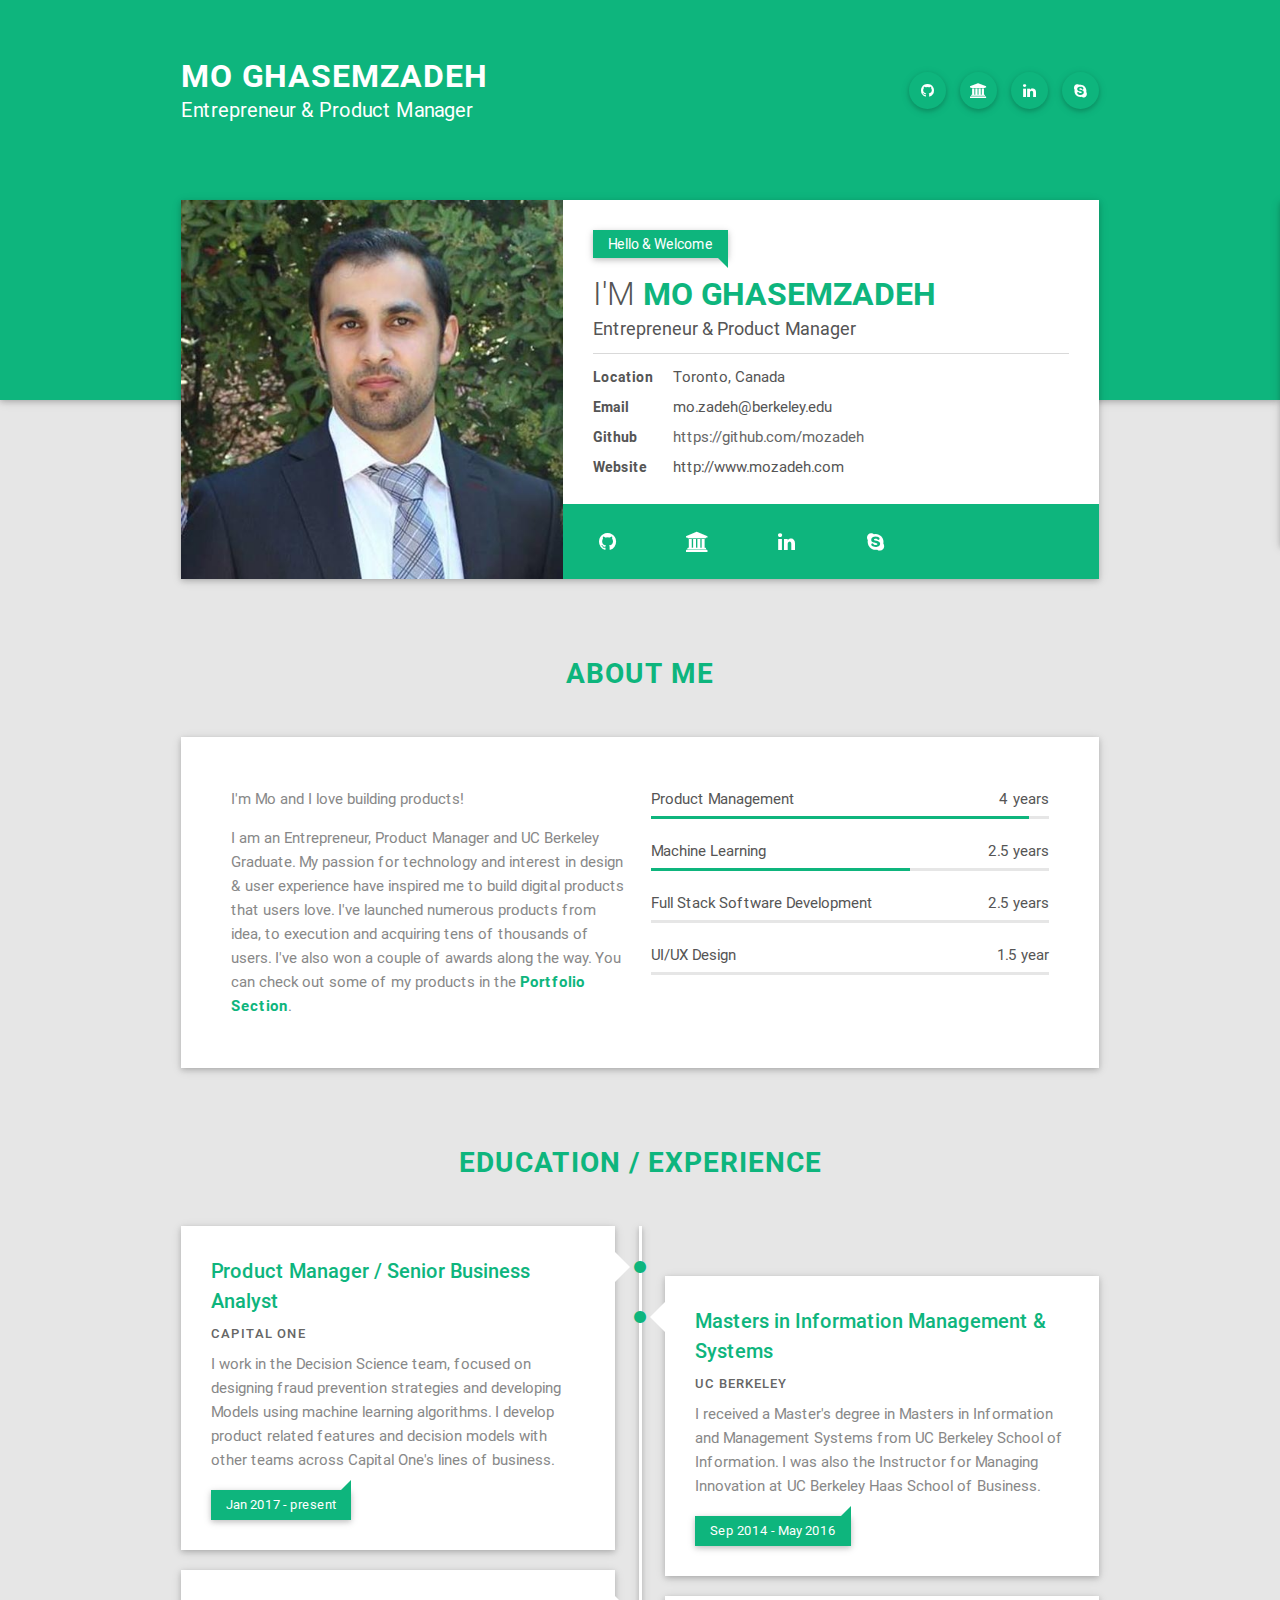
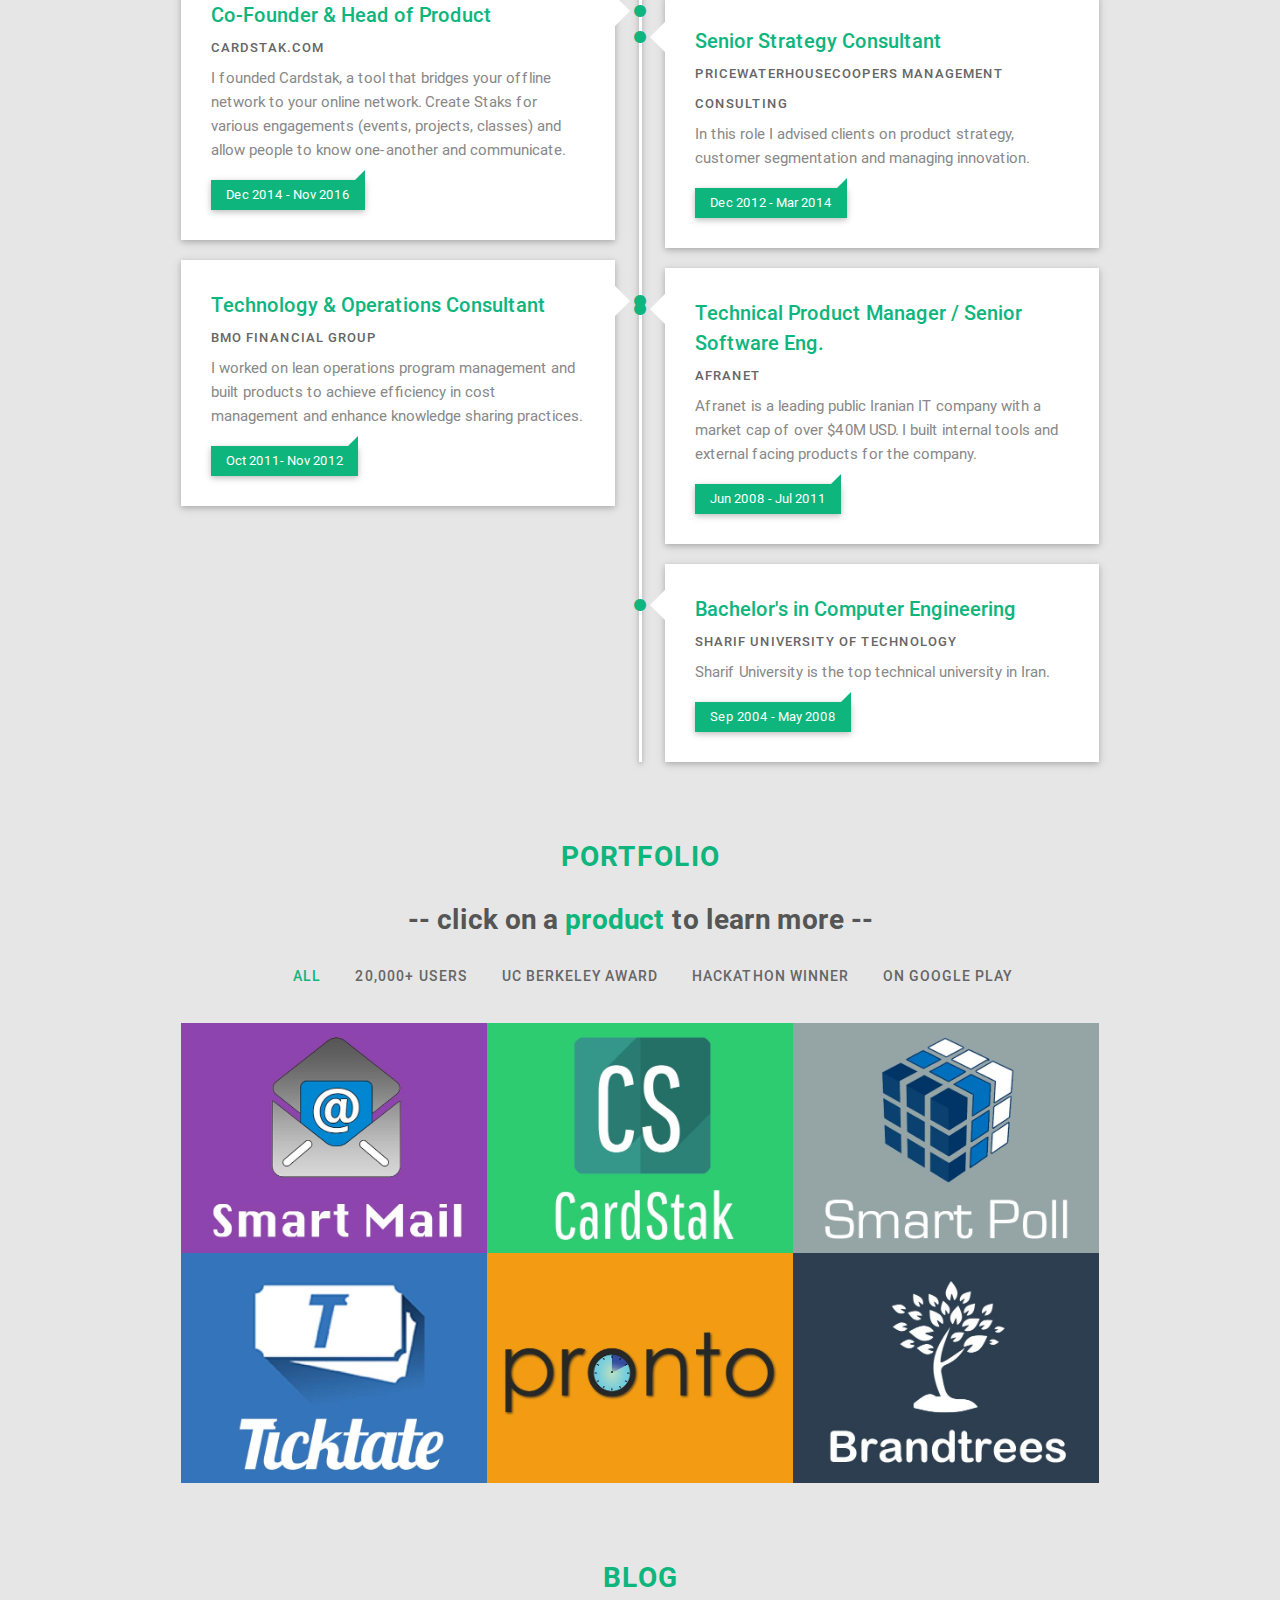
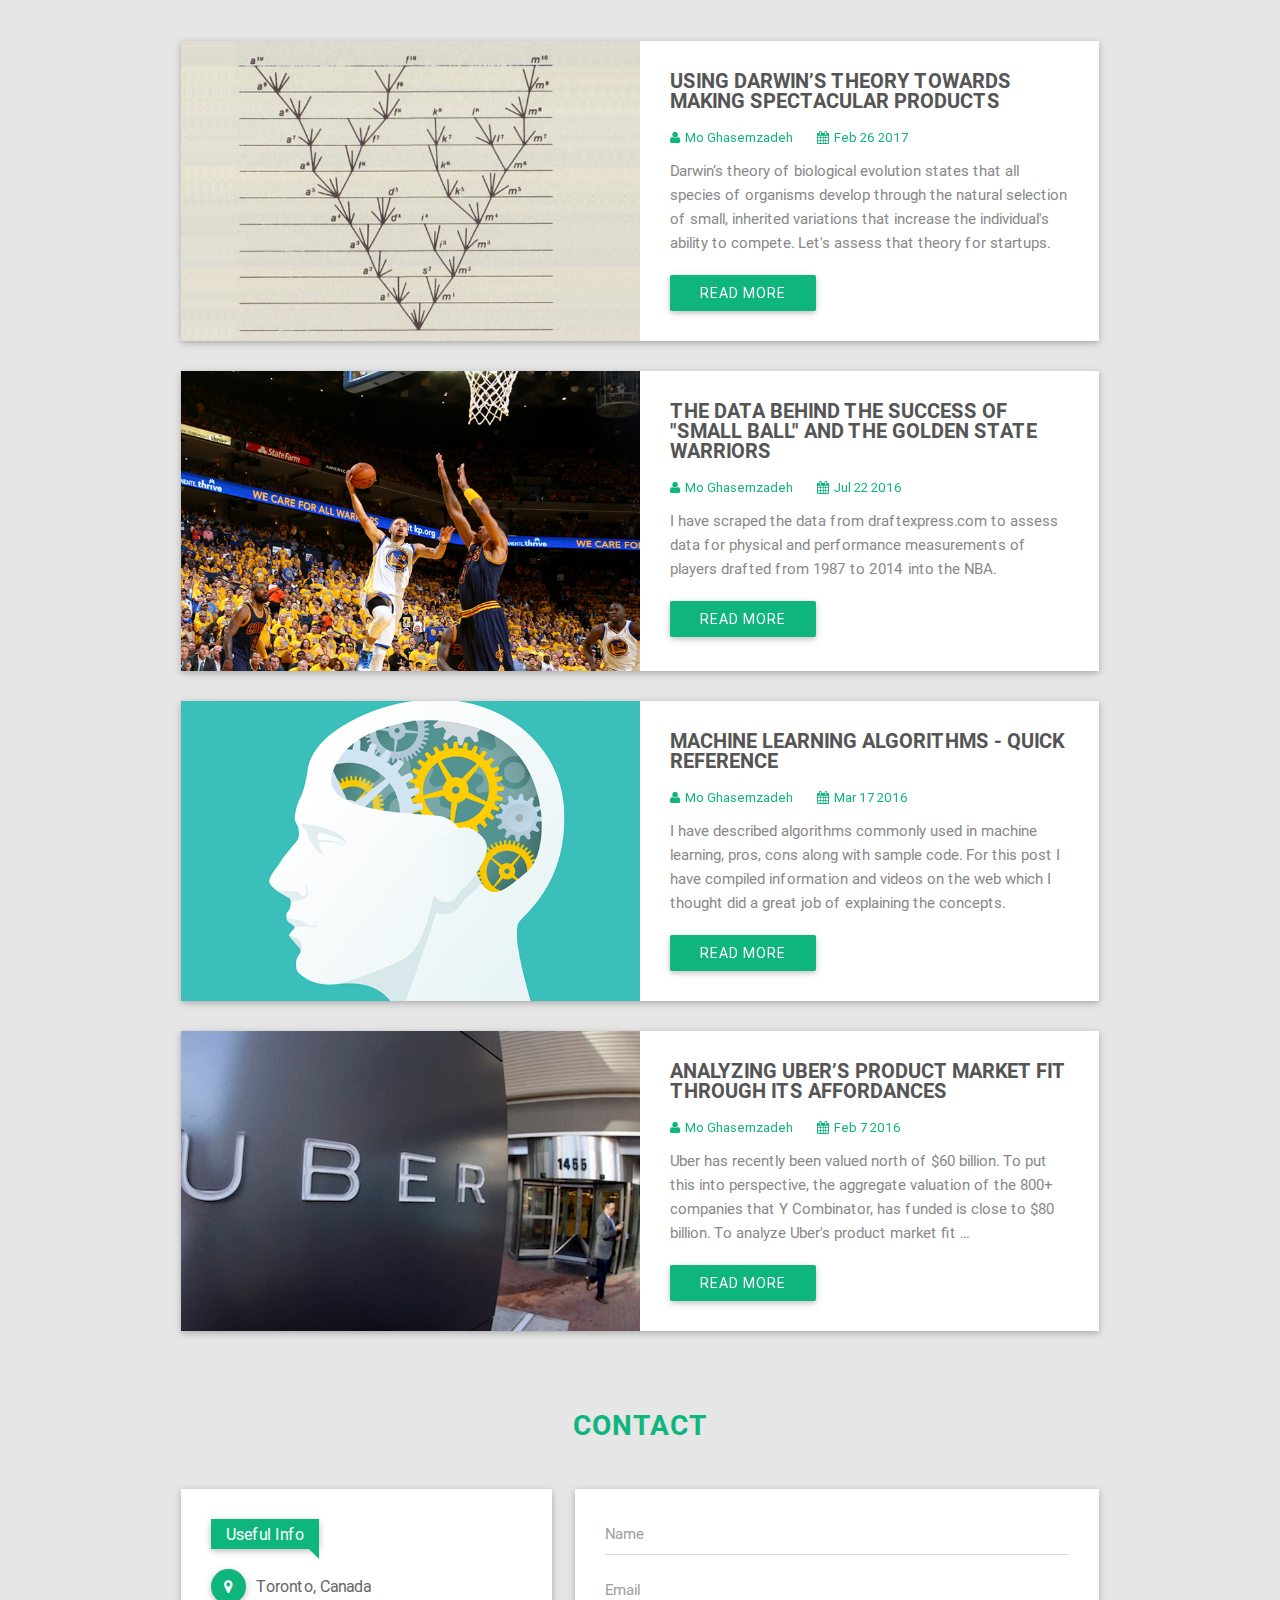
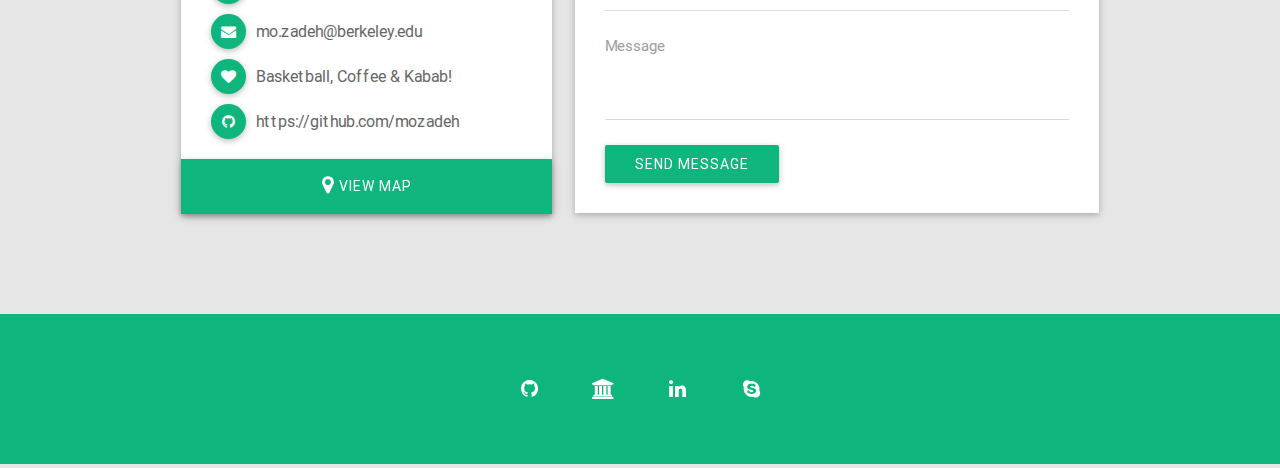
<file: index.html>
<!DOCTYPE html>
<html lang="en">
	<head>
		<meta name="description" content="">
		<meta name="keywords" content="">
		<meta charset="UTF-8">
		<meta name="author" content="Md. Junaid Khan Pathan">
		<meta name="viewport" content="width=device-width, initial-scale=1">
		<title>About Mo Ghasemzadeh</title>
		<link rel="shortcut icon" href="img/favicon.png"/>
		<link rel="apple-touch-icon" href="img/apple-touch-icon.png"/>
		<link rel="apple-touch-icon" sizes="72x72" href="img/apple-touch-icon-72x72.png"/>
		<link rel="apple-touch-icon" sizes="114x114" href="img/apple-touch-icon-114x114.png"/>
		<link rel="apple-touch-icon" sizes="144x144" href="img/apple-touch-icon-144x144.png"/>
		<link type="text/css" rel="stylesheet" href="https://fonts.googleapis.com/css?family=Roboto:400,100,100italic,300italic,300,900italic,900,700italic,700,500italic,500,400italic">
		<link type="text/css" rel="stylesheet" media="all" href="font/font-awesome/css/font-awesome.min.css"/>
		<link type="text/css" rel="stylesheet" media="all" href="css/animate.css">
		<link type="text/css" rel="stylesheet" media="all" href="css/materialize.min.css">
		<link type="text/css" rel="stylesheet" media="all" href="css/magnific-popup.css">
		<link type="text/css" rel="stylesheet" media="all" href="css/owl.carousel.css">
		<link type="text/css" rel="stylesheet" media="all" href="css/owl.theme.css">
		<link type="text/css" rel="stylesheet" media="all" href="css/owl.transitions.css">
		<link type="text/css" rel="stylesheet" media="all" href="css/style.css">
		<link class="color-scheme" type="text/css" rel="stylesheet" media="all" href="css/color-1.css">
		<link type="text/css" rel="stylesheet" media="all" href="css/responsive.css">
		<script type="text/javascript" src="js/modernizr.js"></script>
	</head>
	<body>
		<div class="preloader">
			<div class="preloader-inner">
				<div class="preloader-wrapper active">
					<div class="spinner-layer">
						<div class="circle-clipper left">
							<div class="circle"></div>
						</div>
						<div class="gap-patch">
							<div class="circle"></div>
						</div>
						<div class="circle-clipper right">
							<div class="circle"></div>
						</div>
					</div>
				</div>
			</div>
		</div>
		<header class="header header-hidden z-depth-1 shadow-change">
			<!-- <div class="site-logo"><a href="#0">TILE</a></div> -->
			<div class="menu-bar btn-floating waves-effect waves-light"><span class="fa fa-bars"></span></div>
			<!-- <div class="search-open btn-floating waves-effect waves-light"><span class="fa fa-search"></span></div>
			<div class="search-area search-area-hidden clearfix">
				<div class="search-input">
					<form>
						<fieldset>
							<input type="search" placeholder="Type Here & Hit Enter...">
						</fieldset>
					</form>
				</div>
			</div> -->
			<nav class="main-nav">
				<ul>
					<li><a href="#0" class="animatescroll-link waves-effect" onclick="$('html').animatescroll();">Home</a></li>
					<li><a href="#0" class="skill-section-nav animatescroll-link waves-effect" onclick="$('#skill-section').animatescroll();">About Me</a></li>
					<li><a href="#0" class="experience-section-nav animatescroll-link waves-effect" onclick="$('#experience-section').animatescroll();">Education / Experience</a></li>
					<li><a href="#0" class="portfolio-section-nav animatescroll-link waves-effect" onclick="$('#portfolio-section').animatescroll();">Portfolio</a></li>
					<!-- <li><a href="#0" class="testimonial-section-nav animatescroll-link waves-effect" onclick="$('#testimonial-section').animatescroll();">Testimonial</a></li> -->
					<li><a href="#0" class="blog-section-nav animatescroll-link waves-effect" onclick="$('#blog-section').animatescroll();">Blog</a></li>
					<!-- <li><a href="#0" class="pricing-section-nav animatescroll-link waves-effect" onclick="$('#pricing-section').animatescroll();">Pricing</a></li> -->
					<li><a href="#0" class="contact-section-nav animatescroll-link waves-effect" onclick="$('#contact-section').animatescroll();">Contact</a></li>
				</ul>
			</nav>
		</header>

		<div class="site-header z-depth-1 top-section">
			<div class="container">
				<div class="row">
					<div class="col l6 m6 s12 pd-0">
						<div class="site-header-title">
							Mo Ghasemzadeh
							<span>Entrepreneur & Product Manager</span>
						</div>
					</div>
					<div class="col l6 m6 s12 pd-0">
						<div class="site-header-contact">
							<a class="btn btn-floating waves-effect waves-light" href="https://www.github.com/mozadeh" target="_blank"><span class="fa fa-github"></span></a>
							<a class="btn btn-floating waves-effect waves-light" href="https://cal.berkeley.edu/zadeh" target="_blank"><span class="fa fa-university"></span></a>
							<a class="btn btn-floating waves-effect waves-light" href="https://www.linkedin.com/in/ghasemzadeh/" target="_blank"><span class="fa fa-linkedin"></span></a>
							
							<a class="btn btn-floating waves-effect waves-light" href="skype:mohammad.ghasemzadeh6?call"><span class="fa fa-skype"></span></a>
						</div>
					</div>
				</div>
			</div>
		</div>

		<section id="overview-section" class="overview-section">
			<div class="section-content">
				<div class="container">
					<div class="row">
						<div class="col s12 about-section w-block z-depth-1 shadow-change pd-0 wow fadeInUp" data-wow-duration="1s" data-wow-delay="0.3s" data-wow-offset="0">
							<div class="col l5 m6 s12 about-img pd-0 image-bg" data-image-bg="img/me.jpg">
								<!-- <div class="about-more">
									<div class="about-more-content">
										<a class="btn btn-floating btn-large tooltipped" href="#0" data-position="top" data-delay="50" data-tooltip="Download Resume"><span class="fa fa-download"></span></a>
									</div>
								</div> -->
							</div>
							<div class="col l7 m6 s12 about-data pd-0">
								<div class="about-desc pd-30">
									<div class="arrow-box">Hello & Welcome</div>
									<div class="overview-name">I'm <span>Mo Ghasemzadeh</span></div>
									<div class="overview-title">Entrepreneur & Product Manager</div>
									<div class="overview-data">
										<div><span>Location</span>Toronto, Canada</div>
										<div><span>Email</span>mo.zadeh@berkeley.edu</div>
										<div><span>Github</span><a href="https://github.com/mozadeh" target="_blank" style="text-decoration:none;color:#666666">https://github.com/mozadeh</a></div>
										<div><span>Website</span>http://www.mozadeh.com</div>
									</div>
								</div>
								<div class="about-social col s12 pd-0">
									<a class="waves-effect waves-light col s2 pd-0" href="https://www.github.com/mozadeh" target="_blank"><span class="fa fa-github"></span></a>
									<a class="waves-effect waves-light col s2 pd-0" href="https://cal.berkeley.edu/zadeh" target="_blank"><span class="fa fa-university"></span></a>
									<a class="waves-effect waves-light col s2 pd-0" href="https://www.linkedin.com/in/ghasemzadeh/" target="_blank"><span class="fa fa-linkedin"></span></a>
									
									<a class="waves-effect waves-light col s2 pd-0" href="skype:mohammad.ghasemzadeh6?call"><span class="fa fa-skype"></span></a>
								</div>
							</div>
						</div>
					</div>
				</div>
			</div>
		</section>
		<section id="skill-section" class="skill-section">
			<div class="container">
				<div class="row">
					<div class="section-title">
						About Me
					</div>
					<div class="col s12 section-content skill-wrapper w-block z-depth-1 shadow-change pd-50">
						<!-- skill starts -->
						<div class="col l6 m6 s12 skill-desc pdl-0">
							<p>
								I'm Mo and I love building products! 
							</p>
							<br/>
							<p>
								I am an Entrepreneur, Product Manager and UC Berkeley Graduate. My passion for technology and interest in design & user experience have inspired me to build digital products that users love. I've launched numerous products from idea, to execution and acquiring tens of thousands of users. I've also won a couple of awards along the way. You can check out some of my products in the <a href="#0" onclick="$('#portfolio-section').animatescroll();" style="color:#0eb57d"><b>Portfolio Section</b></a>. 
							</p>
						</div>
						<div class="col l6 m6 s12 skill-data pdr-0">
							<div class="progress-bar-wrapper">
								<p class="progress-text">Product Management
									<span>4 years</span>
								</p>
								<div class="progress-bar">
									<span data-percent="95"></span>
								</div>
							</div>
							<div class="progress-bar-wrapper">
								<p class="progress-text">Machine Learning
									<span>2.5 years</span>
								</p>
								<div class="progress-bar">
									<span data-percent="65"></span>
								</div>
							</div>
							<div class="progress-bar-wrapper">
								<p class="progress-text">Full Stack Software Development
									<span>2.5 years</span>
								</p>
								<div class="progress-bar">
									<span data-percent="65"></span>
								</div>
							</div>
							<div class="progress-bar-wrapper">
								<p class="progress-text">UI/UX Design
									<span>1.5 year</span>
								</p>
								<div class="progress-bar">
									<span data-percent="50"></span>
								</div>
							</div>
						</div>
						<!-- skill ends -->
					</div>
				</div>
			</div>
		</section>
		<!-- <section id="education-section" class="education-section">
			<div class="container">
				<div class="row">
					<div class="section-title">
						Education
					</div>
					<div class="col s12 section-content pd-0">
						
						<ul class="timeline">
						    <li>
						        <div class="timeline-badge">
						          <a><i class="fa fa-circle"></i></a>
						        </div>
						        <div class="timeline-panel w-block z-depth-1 shadow-change pd-30">
									<div class="timeline-title">
										BS in Computer Science
									</div>
									<div class="timeline-tag">
										University of Awesomeness
									</div>
									<div class="timeline-time">2006-2010</div>
						        </div>
						    </li>
						    <li class="timeline-inverted">
						        <div class="timeline-badge">
						            <a><i class="fa fa-circle invert"></i></a>
						        </div>
								<div class="timeline-panel w-block z-depth-1 shadow-change pd-30">
									<div class="timeline-title">
										MS in Computer Science
									</div>
									<div class="timeline-tag">
										University of Awesomeness
									</div>
									<div class="timeline-time">2010-2011</div>
						        </div>
						    </li>
						    <li>
						        <div class="timeline-badge">
						            <a><i class="fa fa-circle"></i></a>
						        </div>
								<div class="timeline-panel w-block z-depth-1 shadow-change pd-30">
									<div class="timeline-title">
										Certification in Machine Learning
									</div>
									<div class="timeline-tag">
										Institute of Creativity
									</div>
									<div class="timeline-time">2011-2012</div>
						        </div>
						    </li>
						    <li class="timeline-inverted">
						        <div class="timeline-badge">
						            <a><i class="fa fa-circle invert"></i></a>
						        </div>
								<div class="timeline-panel w-block z-depth-1 shadow-change pd-30">
									<div class="timeline-title">
										Certification in Data Analysis
									</div>
									<div class="timeline-tag">
										Institute of Coolness
									</div>
									<div class="timeline-time">2012-2013</div>
						        </div>
						    </li>
						    <li>
						        <div class="timeline-badge">
						            <a><i class="fa fa-circle"></i></a>
						        </div>
								<div class="timeline-panel w-block z-depth-1 shadow-change pd-30">
									<div class="timeline-title">
										Certification in Cyber Security
									</div>
									<div class="timeline-tag">
										Institute of Awesomeness
									</div>
									<div class="timeline-time">2013-2014</div>
						        </div>
						    </li>
							<li class="timeline-inverted">
						        <div class="timeline-badge">
						            <a><i class="fa fa-circle invert"></i></a>
						        </div>
								<div class="timeline-panel w-block z-depth-1 shadow-change pd-30">
									<div class="timeline-title">
										Certification in Big Data
									</div>
									<div class="timeline-tag">
										Institute of Coolness
									</div>
									<div class="timeline-time">2014-2015</div>
						        </div>
						    </li>
						    <li class="clearfix no-float"></li>
						</ul>
						
					</div>
				</div>
			</div>
		</section> education ends -->
		<section id="experience-section" class="experience-section">
			<div class="container">
				<div class="row">
					<div class="section-title">
						Education / Experience
					</div>
					<div class="col s12 section-content pd-0">
						<!-- experience starts -->
						<ul class="timeline">
						    <li>
						        <div class="timeline-badge">
						          <a><i class="fa fa-circle"></i></a>
						        </div>
						        <div class="timeline-panel w-block z-depth-1 shadow-change pd-30">
									<div class="timeline-title">
										Product Manager / Senior Business Analyst
									</div>
									<div class="timeline-tag">
										Capital One
									</div>
									<div class="timeline-desc">
										<p>
											I work in the Decision Science team, focused on designing fraud prevention strategies and developing Models using machine learning algorithms. I develop product related features and decision models with other teams across Capital One's lines of business.
										</p>
									</div>
									<div class="timeline-time">Jan 2017 - present</div>
						        </div>
						    </li>
						    <li class="timeline-inverted">
						        <div class="timeline-badge">
						            <a><i class="fa fa-circle invert"></i></a>
						        </div>
								<div class="timeline-panel w-block z-depth-1 shadow-change pd-30">
									<div class="timeline-title">
										Masters in Information Management & Systems
									</div>
									<div class="timeline-tag">
										UC Berkeley
									</div>
									<div class="timeline-desc">
										<p>
											I received a Master's degree in Masters in Information and Management Systems from UC Berkeley School of Information. I was also the Instructor for Managing Innovation at UC Berkeley Haas School of Business.
										</p>
									</div>
									<div class="timeline-time">Sep 2014 - May 2016</div>
						        </div>
						    </li>
						    <li>
						        <div class="timeline-badge">
						            <a><i class="fa fa-circle"></i></a>
						        </div>
								<div class="timeline-panel w-block z-depth-1 shadow-change pd-30">
									<div class="timeline-title">
										Co-Founder & Head of Product 
									</div>
									<div class="timeline-tag">
										Cardstak.com
									</div>
									<div class="timeline-desc">
										<p>
											I founded Cardstak, a tool that bridges your offline network to your online network. Create Staks for various engagements (events, projects, classes) and allow people to know one-another and communicate.
										</p>
									</div>
									<div class="timeline-time">Dec 2014 - Nov 2016</div>
						        </div>
						    </li>
						    <li class="timeline-inverted">
						        <div class="timeline-badge">
						            <a><i class="fa fa-circle invert"></i></a>
						        </div>
								<div class="timeline-panel w-block z-depth-1 shadow-change pd-30">
									<div class="timeline-title">
										Senior Strategy Consultant
									</div>
									<div class="timeline-tag">
										PricewaterhouseCoopers Management Consulting 
									</div>
									<div class="timeline-desc">
										<p>
											In this role I advised clients on product strategy, customer segmentation and managing innovation.  
										</p>
									</div>
									<div class="timeline-time">Dec 2012 - Mar 2014</div>
						        </div>
						    </li>
						    <li>
						        <div class="timeline-badge">
						            <a><i class="fa fa-circle"></i></a>
						        </div>
								<div class="timeline-panel w-block z-depth-1 shadow-change pd-30">
									<div class="timeline-title">
										Technology & Operations Consultant
									</div>
									<div class="timeline-tag">
										BMO Financial Group
									</div>
									<div class="timeline-desc">
										<p>
											I worked on lean operations program management and built products to achieve efficiency in cost management and enhance knowledge sharing practices.
										</p>
									</div>
									<div class="timeline-time">Oct 2011- Nov 2012</div>
						        </div>
						    </li>
						    <li  class="timeline-inverted">
						        <div class="timeline-badge">
						            <a><i class="fa fa-circle invert"></i></a>
						        </div>
								<div class="timeline-panel w-block z-depth-1 shadow-change pd-30">
									<div class="timeline-title">
										Technical Product Manager / Senior Software Eng.
									</div>
									<div class="timeline-tag">
										Afranet
									</div>
									<div class="timeline-desc">
										<p>
											Afranet is a leading public Iranian IT company with a market cap of over $40M USD. I built internal tools and external facing products for the company.
										</p>
									</div>
									<div class="timeline-time">Jun 2008 - Jul 2011</div>
						        </div>
						    </li>
						    <li  class="timeline-inverted">
						        <div class="timeline-badge">
						            <a><i class="fa fa-circle invert"></i></a>
						        </div>
								<div class="timeline-panel w-block z-depth-1 shadow-change pd-30">
									<div class="timeline-title">
										Bachelor's in Computer Engineering
									</div>
									<div class="timeline-tag">
										Sharif University of Technology
									</div>
									<div class="timeline-desc">
										<p>
											Sharif University is the top technical university in Iran. 
										</p>
									</div>
									<div class="timeline-time">Sep 2004 - May 2008</div>
						        </div>
						    </li>
						    <li class="clearfix no-float"></li>
						</ul>
						<!-- experience ends -->
					</div>
				</div>
			</div>
		</section>
		<section id="portfolio-section" class="portfolio-section">
			<div class="container">
				<div class="row">
					<div class="section-title">
						Portfolio
					</div>
					<div class="col s12 section-content pd-0">
						<!-- portfolio starts -->
						<div class="attention">-- click on a <span style="color:#0eb57d;">product</span> to learn more --</div>
						<ul class="filter">
							<li><a class="active" href="#" data-filter="*">All</a></li>
							<li><a href="#" data-filter=".design">20,000+ USERS</a></li>
							<li><a href="#" data-filter=".development">UC Berkeley Award</a></li>
							<li><a href="#" data-filter=".branding">Hackathon Winner</a></li>
							<li><a href="#" data-filter=".photography">On Google Play</a></li>
						</ul>

						<ul class="portfolio-items">
							<li class="photography  design portfolio-content">
								<figure onclick="window.open('https://play.google.com/store/apps/details?id=com.smartikyapps.smartmail')" style="cursor:pointer">
									<img src="img/portfolio/p_smartmail.jpg" alt="image">
									<figcaption>
										<div class="portfolio-intro">
											<div class="portfolio-intro-link">
												<a href="https://play.google.com/store/apps/details?id=com.smartikyapps.smartmail" target="_blank"><span><i class="fa fa-mobile"></i></span></a> 
												<a href="https://github.com/mozadeh/smartmail" target="_blank"><span><i class="fa fa-github github"></i></span></a>
											</div>
											<div class="portfolio-intro-title">
												Smart Mail
											</div>
											<div class="portfolio-intro-category">
												<p>20,000+ USERS</p>
												<p>On Google Play</p>
											</div>
										</div>
									</figcaption>
								</figure>
							</li>
							<li class="design development  portfolio-content three-col-portfolio-gutter">
								<figure onclick="window.open('cardstak-portfolio.html')" style="cursor:pointer">
									<img src="img/portfolio/p_cardstak.jpg" alt="image">
									<figcaption>
										<div class="portfolio-intro">
											<div class="portfolio-intro-link">
												<a href="cardstak-portfolio.html" target="_blank"><span><i class="fa fa-info-circle"></i></span></a>
												<a href="https://github.com/mozadeh/cardstak" target="_blank"><span><i class="fa fa-github github"></i></span></a>
											</div>
											<div class="portfolio-intro-title">
												Cardstak
											</div>
											<div class="portfolio-intro-category">
												<p>20,000+ USERS</p>
												<p>UC Berkeley Award</p>
											</div>
										</div>
									</figcaption>
								</figure>
							</li>
							<li class="photography  design portfolio-content three-col-portfolio-gutter">
								<figure onclick="window.open('https://play.google.com/store/apps/details?id=com.smartiky.smartpoll')" style="cursor:pointer">
									<img src="img/portfolio/p_smartpoll.jpg" alt="image">
									<figcaption>
										<div class="portfolio-intro">
											<div class="portfolio-intro-link">
												<a href="https://play.google.com/store/apps/details?id=com.smartiky.smartpoll" target="_blank"><span><i class="fa fa-mobile"></i></span></a>
												<a href="https://github.com/mozadeh/smartpoll" target="_blank"><span><i class="fa fa-github github"></i></span></a>
											</div>
											<div class="portfolio-intro-title">
												Smart Poll
											</div>
											<div class="portfolio-intro-category">
												<p>20,000+ USERS</p>
												<p>On Google Play</p>
											</div>
										</div>
									</figcaption>
								</figure>
							</li>
							<li class="portfolio-content three-col-portfolio-gutter">
								<figure onclick="window.open('ticktate-portfolio.html')" style="cursor:pointer">
									<img src="img/portfolio/p_ticktate.jpg" alt="image">
									<figcaption>
										<div class="portfolio-intro">
											<div class="portfolio-intro-link">
												<a href="ticktate-portfolio.html" target="_blank"><span><i class="fa fa-info-circle"></i></span></a>
											</div>
											<div class="portfolio-intro-title">
												Ticktate
											</div>
											<div class="portfolio-intro-category">
											</div>
										</div>
									</figcaption>
								</figure>
							</li>
							<li class="branding portfolio-content three-col-portfolio-gutter" >
								<figure onclick="window.open('pronto-portfolio.html')" style="cursor:pointer">
									<img src="img/portfolio/p_pronto.jpg" alt="image">
									<figcaption>
										<div class="portfolio-intro" >
											<div class="portfolio-intro-link">
												<a href="pronto-portfolio.html" target="_blank"><span><i class="fa fa-info-circle"></i></span></a>
												<a href="https://github.com/mozadeh/pronto" target="_blank"><span><i class="fa fa-github github"></i></span></a>
											</div>
											<div class="portfolio-intro-title">
												Pronto
											</div>
											<div class="portfolio-intro-category">
												<p>Hackathon Winner</p>
											</div>
										</div>
									</figcaption>
								</figure>
							</li>
							<li class="portfolio-content three-col-portfolio-gutter">
								<figure onclick="window.open('http://www.brandtrees.com')" style="cursor:pointer">
									<img src="img/portfolio/p_brandtrees.jpg" alt="image">
									<figcaption>
										<div class="portfolio-intro">
											<div class="portfolio-intro-link">
												<a href="http://www.brandtrees.com" target="_blank"><span><i class="fa fa-link"></i></span></a>
											</div>
											<div class="portfolio-intro-title">
												Brandtrees
											</div>
											<div class="portfolio-intro-category">
												<p>Launching Soon</p>
											</div>
										</div>
									</figcaption>
								</figure>
							</li>
						</ul>
						<!-- portfolio ends -->
					</div>
				</div>
			</div>
		</section>
		<!-- <section id="testimonial-section" class="testimonial-section">
			<div class="container">
				<div class="row">
					<div class="section-title">
						Testimonials
					</div>
					<testimonial starts 
					<div class="col l4 m12 s12 testimonial-wrapper pdl-0">
						<div class="col s12 w-block z-depth-1 shadow-change pd-0">
							<div class="testimonial-content">
								<p>
									Lorem ipsum dolor sit amet, consectetur adipisicing elit, sed do eiusmod tempor incididunt ut labore et dolore magna aliqua. Ut enim ad minim veniam, quis nostrud exercitation ullamco laboris nisi ut aliquip ex ea commodo.
								</p>
							</div>
							<div class="testimonial-data">
								<div class="testimonial-name">
									John Doe
								</div>
								<div class="testimonial-title">
									ABC Inc.
								</div>
								<div class="testimonial-img">
									<img class=" z-depth-1" src="img/testimonial/t.jpg" alt="Testimonial"/>
								</div>
							</div>
						</div>
					</div>
					<div class="col l4 m12 s12 testimonial-wrapper">
						<div class="col s12 w-block z-depth-1 shadow-change pd-0">
							<div class="testimonial-content">
								<p>
									Lorem ipsum dolor sit amet, consectetur adipisicing elit, sed do eiusmod tempor incididunt ut labore et dolore magna aliqua. Ut enim ad minim veniam, quis nostrud exercitation ullamco laboris nisi ut aliquip ex ea commodo.
								</p>
							</div>
							<div class="testimonial-data">
								<div class="testimonial-name">
									John Doe
								</div>
								<div class="testimonial-title">
									ABC Inc.
								</div>
								<div class="testimonial-img">
									<img class=" z-depth-1" src="img/testimonial/t.jpg" alt="Testimonial"/>
								</div>
							</div>
						</div>
					</div>
					<div class="col l4 m12 s12 testimonial-wrapper pdr-0">
						<div class="col s12 w-block z-depth-1 shadow-change pd-0">
							<div class="testimonial-content">
								<p>
									Lorem ipsum dolor sit amet, consectetur adipisicing elit, sed do eiusmod tempor incididunt ut labore et dolore magna aliqua. Ut enim ad minim veniam, quis nostrud exercitation ullamco laboris nisi ut aliquip ex ea commodo.
								</p>
							</div>
							<div class="testimonial-data">
								<div class="testimonial-name">
									John Doe
								</div>
								<div class="testimonial-title">
									ABC Inc.
								</div>
								<div class="testimonial-img">
									<img class=" z-depth-1" src="img/testimonial/t.jpg" alt="Testimonial"/>
								</div>
							</div>
						</div>
					</div>
					
				</div>
			</div>
		</section>-->
		<section id="blog-section" class="blog-section">
			<div class="container">
				<div class="row">
					<div class="section-title">
						Blog
					</div>
					<!-- blog starts -->
					<div class="col s12 blog-wrapper w-block z-depth-1 shadow-change pd-0">
						<div class="col l6 m6 s12 blog-img pd-0 image-bg" data-image-bg="img/blog/abtest_blog.png"></div><!-- blog thumbnail as background image -->
						<div class="col l6 m6 s12 blog-desc pd-30">
							<div class="blog-title">
								<a href="abtests-blog.html" target="_blank" style="cursor:pointer">Using Darwin’s theory towards making Spectacular Products</a>
							</div>
							<div class="blog-data">
								<a href="#0" class="waves-effect"><span class="fa fa-user"></span>Mo Ghasemzadeh</a>
								<a href="#0" class="waves-effect"><span class="fa fa-calendar"></span>Feb 26 2017</a>
								<!-- <a href="#0" class="waves-effect"><span class="fa fa-heart"></span>32</a >-->
							</div>
							<div class="blog-content">
								<p>
									Darwin’s theory of biological evolution states that all species of organisms develop through the natural selection of small, inherited variations that increase the individual's ability to compete. Let's assess that theory for startups.
							</div>
							<div class="blog-more">
								<a href="abtests-blog.html" target="_blank" class="btn waves-effect waves-light">Read More</a>
							</div>
						</div>
					</div>
					<div class="col s12 blog-wrapper w-block z-depth-1 shadow-change pd-0">
						<div class="col l6 m6 s12 blog-img pd-0 image-bg" data-image-bg="img/blog/bball_blog.png"></div><!-- blog thumbnail as background image -->
						<div class="col l6 m6 s12 blog-desc pd-30">
							<div class="blog-title">
								<a href="bball-blog.html" target="_blank" style="cursor:pointer">The Data behind the success of "Small Ball" and the Golden State Warriors</a>
							</div>
							<div class="blog-data">
								<a href="#0" class="waves-effect"><span class="fa fa-user"></span>Mo Ghasemzadeh</a>
								<a href="#0" class="waves-effect"><span class="fa fa-calendar"></span>Jul 22 2016</a>
								<!-- <a href="#0" class="waves-effect"><span class="fa fa-heart"></span>32</a >-->
							</div>
							<div class="blog-content">
								<p>
									I have scraped the data from draftexpress.com to assess data for physical and performance measurements of players drafted from 1987 to 2014 into the NBA. 
								</p>
							</div>
							<div class="blog-more">
								<a href="bball-blog.html" target="_blank" class="btn waves-effect waves-light">Read More</a>
							</div>
						</div>
					</div>

					<div class="col s12 blog-wrapper w-block z-depth-1 shadow-change pd-0">
						<div class="col l6 m6 s12 blog-img pd-0 image-bg" data-image-bg="img/blog/ml_blog.png"></div><!-- blog thumbnail as background image -->
						<div class="col l6 m6 s12 blog-desc pd-30">
							<div class="blog-title">
								<a href="machinelearning101.html" target="_blank" style="cursor:pointer">Machine Learning Algorithms - Quick Reference</a>
							</div>
							<div class="blog-data">
								<a href="#0" class="waves-effect"><span class="fa fa-user"></span>Mo Ghasemzadeh</a>
								<a href="#0" class="waves-effect"><span class="fa fa-calendar"></span>Mar 17 2016</a>
								<!-- <a href="#0" class="waves-effect"><span class="fa fa-heart"></span>32</a >-->
							</div>
							<div class="blog-content">
								<p>
									I have described algorithms commonly used in machine learning, pros, cons along with sample code. For this post I have compiled information and videos on the web which I thought did a great job of explaining the concepts.
								</p>
							</div>
							<div class="blog-more">
								<a href="machinelearning101.html" target="_blank" class="btn waves-effect waves-light">Read More</a>
							</div>
						</div>
					</div>

					<div class="col s12 blog-wrapper w-block z-depth-1 shadow-change pd-0">
						<div class="col l6 m6 s12 blog-img pd-0 image-bg" data-image-bg="img/blog/uber_blog.png"></div><!-- blog thumbnail as background image -->
						<div class="col l6 m6 s12 blog-desc pd-30">
							<div class="blog-title">
								<a href="uber-blog.html" target="_blank" style="cursor:pointer">Analyzing Uber’s Product Market Fit through its Affordances</a>
							</div>
							<div class="blog-data">
								<a href="#0" class="waves-effect"><span class="fa fa-user"></span>Mo Ghasemzadeh</a>
								<a href="#0" class="waves-effect"><span class="fa fa-calendar"></span>Feb 7 2016</a>
								<!-- <a href="#0" class="waves-effect"><span class="fa fa-heart"></span>32</a >-->
							</div>
							<div class="blog-content">
								<p>
									Uber has recently been valued north of $60 billion. To put this into perspective, the aggregate valuation of the 800+ companies that Y Combinator, has funded is close to $80 billion. To analyze Uber's product market fit ...
								</p>
							</div>
							<div class="blog-more">
								<a href="uber-blog.html" target="_blank" class="btn waves-effect waves-light">Read More</a>
							</div>
						</div>
					</div>
					<!-- blog ends -->
				</div>
			</div>
		</section>
		<!--<section id="pricing-section" class="pricing-section">
			<div class="container">
				<div class="row">
					<div class="section-title">
						Pricing
					</div>
					 
					<div class="col l4 m12 s12 pricing-wrapper pdl-0">
						<div class="col s12 w-block z-depth-1 shadow-change pd-0">
							<div class="pricing-title">
								Basic
							</div>
							<div class="pricing-data">
								<p>1 Website</p>
								<p>1GB Storage</p>
								<p>10GB Bandwidth</p>
								<p>100 Email Accounts</p>
								<p>Unlimited Plugins<span>New</span></p>
								<p>24/7 Support</p>
							</div>
							<div class="pricing-price">
								<span>$</span>200<span>per year</span>
							</div>
							<div class="pricing-order">
								<a class="btn btn-floating btn-large waves-effect waves-light tooltipped" href="#0" data-position="top" data-delay="50" data-tooltip="Buy Now"><span class="fa fa-cart-arrow-down"></span></a>
							</div>
						</div>
					</div>
					<div class="col l4 m12 s12 pricing-wrapper">
						<div class="col s12 w-block z-depth-2 pd-0">
							<div class="pricing-title">
								Economy
							</div>
							<div class="pricing-data">
								<p>5 Websites</p>
								<p>10GB Storage</p>
								<p>100GB Bandwidth</p>
								<p>500 Email Accounts</p>
								<p>Unlimited Plugins</p>
								<p>24/7 Support</p>
							</div>
							<div class="pricing-price">
								<span>$</span>350<span>per year</span>
							</div>
							<div class="pricing-order">
								<a class="btn btn-floating btn-large waves-effect waves-light tooltipped" href="#0" data-position="top" data-delay="50" data-tooltip="Buy Now"><span class="fa fa-cart-arrow-down"></span></a>
							</div>
						</div>
					</div>
					<div class="col l4 m12 s12 pricing-wrapper pdr-0">
						<div class="col s12 w-block z-depth-1 shadow-change pd-0">
							<div class="pricing-title">
								Delux
							</div>
							<div class="pricing-data">
								<p>50 Websites</p>
								<p>100GB Storage</p>
								<p>1000GB Bandwidth</p>
								<p>1000 Email Accounts</p>
								<p>Unlimited Plugins</p>
								<p>24/7 Support</p>
							</div>
							<div class="pricing-price">
								<span>$</span>500<span>per year</span>
							</div>
							<div class="pricing-order">
								<a class="btn btn-floating btn-large waves-effect waves-light tooltipped" href="#0" data-position="top" data-delay="50" data-tooltip="Buy Now"><span class="fa fa-cart-arrow-down"></span></a>
							</div>
						</div>
					</div>
					
				</div>
			</div>
		</section>pricing starts -->
		<section id="contact-section" class="contact-section">
			<div class="container">
				<div class="row">
					<div class="section-title">
						Contact
					</div>
					<!-- contact starts -->
					<div class="col l5 m5 s12 contact-data pdl-0">
						<div class="col s12 w-block z-depth-1 shadow-change pd-0">
							<div class="col s12 pdt-30 pdr-30 pdb-10 pdl-30">
								<div class="arrow-box">Useful Info</div>
								<!-- <div class="c-info">
									<span class="fa fa-phone"></span>
									<span>+00123-456-789</span>
								</div> -->
								<div class="c-info">
									<span class="fa fa-map-marker "></span>
									<span>Toronto, Canada</span>
								</div>
								<div class="c-info">
									<span class="fa fa-envelope"></span>
									<span>mo.zadeh@berkeley.edu</span>
								</div>
								<div class="c-info">
									<span class="fa fa-heart"></span>
									<span>Basketball, Coffee & Kabab!</span>
								</div>
								<div class="c-info">
									<span class="fa fa-github"></span>
									<span><a href="https://github.com/mozadeh" target="_blank" style="text-decoration:none;color:#666666">https://github.com/mozadeh</a></span>
								</div> 
							</div>
							<div class="col s12 g-map-wrapper pd-0">
								<div id="g-map" data-latitude="43.6547527" data-longitude="-79.4142727"></div>
							</div>
							<div class="col s12 contact-map-btn z-depth-1 shadow-change waves-effect waves-light pd-0">
								<span class="fa fa-map-marker"></span>View Map
							</div>
						</div>
					</div>
					<div class="col l7 m7 s12 contact-form pdr-0">
						<div class="col s12 w-block z-depth-1 shadow-change pdt-10 pdr-30 pdb-30 pdl-30">
							<form id="c-form" class="c-form" action="#0" method="post">
								<fieldset>
									<div class="input-field">
										<input id="name" type="text" name="name" class="validate">
										<label for="name">Name</label>
									</div>
									<div class="input-field">
										<input id="email" type="email" name="email" class="validate">
										<label for="email">Email</label>
									</div>
									<div class="input-field">
										<textarea id="message" name="message" class="materialize-textarea validate"></textarea>
										<label for="message">Message</label>
									</div>
									<div>
										<button class="btn waves-effect waves-light" type="submit" name="button">Send Message</button>
										<span id="c-form-status" class="hidden"></span>
									</div>
								</fieldset>
							</form>
						</div>
					</div>
					<!-- contact ends -->
				</div>
			</div>
		</section>
		<footer class="footer">
			<div class="container">
				<div class="row">
					<div class="col s12">
						<a class="btn btn-floating waves-effect waves-light back-to-top animatescroll-link" onclick="$('html').animatescroll();" href="#0">
							<span class="fa fa-angle-up"></span>
						</a>
						<div class="social-links">
							<a class="waves-effect waves-light" href="https://www.github.com/mozadeh" target="_blank"><span class="fa fa-github"></span></a>
							<a class="waves-effect waves-light" href="https://cal.berkeley.edu/zadeh" target="_blank"><span class="fa fa-university"></span></a>
							<a class="waves-effect waves-light" href="https://www.linkedin.com/in/ghasemzadeh/" target="_blank"><span class="fa fa-linkedin"></span></a>
							<a class="waves-effect waves-light" href="skype:mohammad.ghasemzadeh6?call"><span class="fa fa-skype"></span></a>
						</div>
					</div>
				</div>
			</div>
		</footer>
		<div class="color-scheme-select">
			<div class="color-scheme-title">
				20 Awesome Colors
			</div>
			<div id="color-1" class="color-scheme-content" style="background:#0EB57D"></div>
			<div id="color-2" class="color-scheme-content" style="background:#2196F3"></div>
			<div id="color-3" class="color-scheme-content" style="background:#FF1902"></div>
			<div id="color-4" class="color-scheme-content" style="background:#FF9800"></div>
			<div id="color-5" class="color-scheme-content" style="background:#E91E63"></div>
			<div id="color-6" class="color-scheme-content" style="background:#009688"></div>
			<div id="color-7" class="color-scheme-content" style="background:#FF5722"></div>
			<div id="color-8" class="color-scheme-content" style="background:#9EC139"></div>
			<div id="color-9" class="color-scheme-content" style="background:#9C27B0"></div>
			<div id="color-10" class="color-scheme-content" style="background:#4CAF50"></div>
			<div id="color-11" class="color-scheme-content" style="background:#795548"></div>
			<div id="color-12" class="color-scheme-content" style="background:#FF007F"></div>
			<div id="color-13" class="color-scheme-content" style="background:#673AB7"></div>
			<div id="color-14" class="color-scheme-content" style="background:#8BC34A"></div>
			<div id="color-15" class="color-scheme-content" style="background:#3E2723"></div>
			<div id="color-16" class="color-scheme-content" style="background:#FF7711"></div>
			<div id="color-17" class="color-scheme-content" style="background:#BF9C4F"></div>
			<div id="color-18" class="color-scheme-content" style="background:#33691E"></div>
			<div id="color-19" class="color-scheme-content" style="background:#607D8B"></div>
			<div id="color-20" class="color-scheme-content" style="background:#FF7077"></div>
			<!-- <div class="color-scheme-select-btn">
				<span class="fa fa-cog"></span>
			</div> -->
		</div>
		<script type="text/javascript" src="js/jquery-2.1.1.min.js"></script>
		<script type="text/javascript" src="js/animatescroll.js"></script>
		<script type="text/javascript" src="js/materialize.min.js"></script>
		<script type="text/javascript" src="js/device.min.js"></script>
		<script type="text/javascript" src="js/imagesloaded.pkgd.min.js"></script>
		<script type="text/javascript" src="js/isotope.js"></script>
		<script type="text/javascript" src="js/magnific-popup.js"></script>
		<script type="text/javascript" src="js/masonry.pkgd.min.js"></script>
		<script type="text/javascript" src="js/owl.carousel.js"></script>
		
		<script type="text/javascript" src="js/validator.min.js"></script>
		<script type="text/javascript" src="js/waypoints.min.js"></script>
		<script type="text/javascript" src="js/wow.js"></script>
		<script src="http://maps.google.com/maps/api/js?sensor=true"></script>
		<script type="text/javascript" src="js/custom.js"></script>
		<script>
			(function(i,s,o,g,r,a,m){i['GoogleAnalyticsObject']=r;i[r]=i[r]||function(){
			(i[r].q=i[r].q||[]).push(arguments)},i[r].l=1*new Date();a=s.createElement(o),
			m=s.getElementsByTagName(o)[0];a.async=1;a.src=g;m.parentNode.insertBefore(a,m)
			})(window,document,'script','https://www.google-analytics.com/analytics.js','ga');

			ga('create', 'UA-92414706-1', 'auto');
			ga('send', 'pageview');

		</script>
	</body>
</html>
</file>
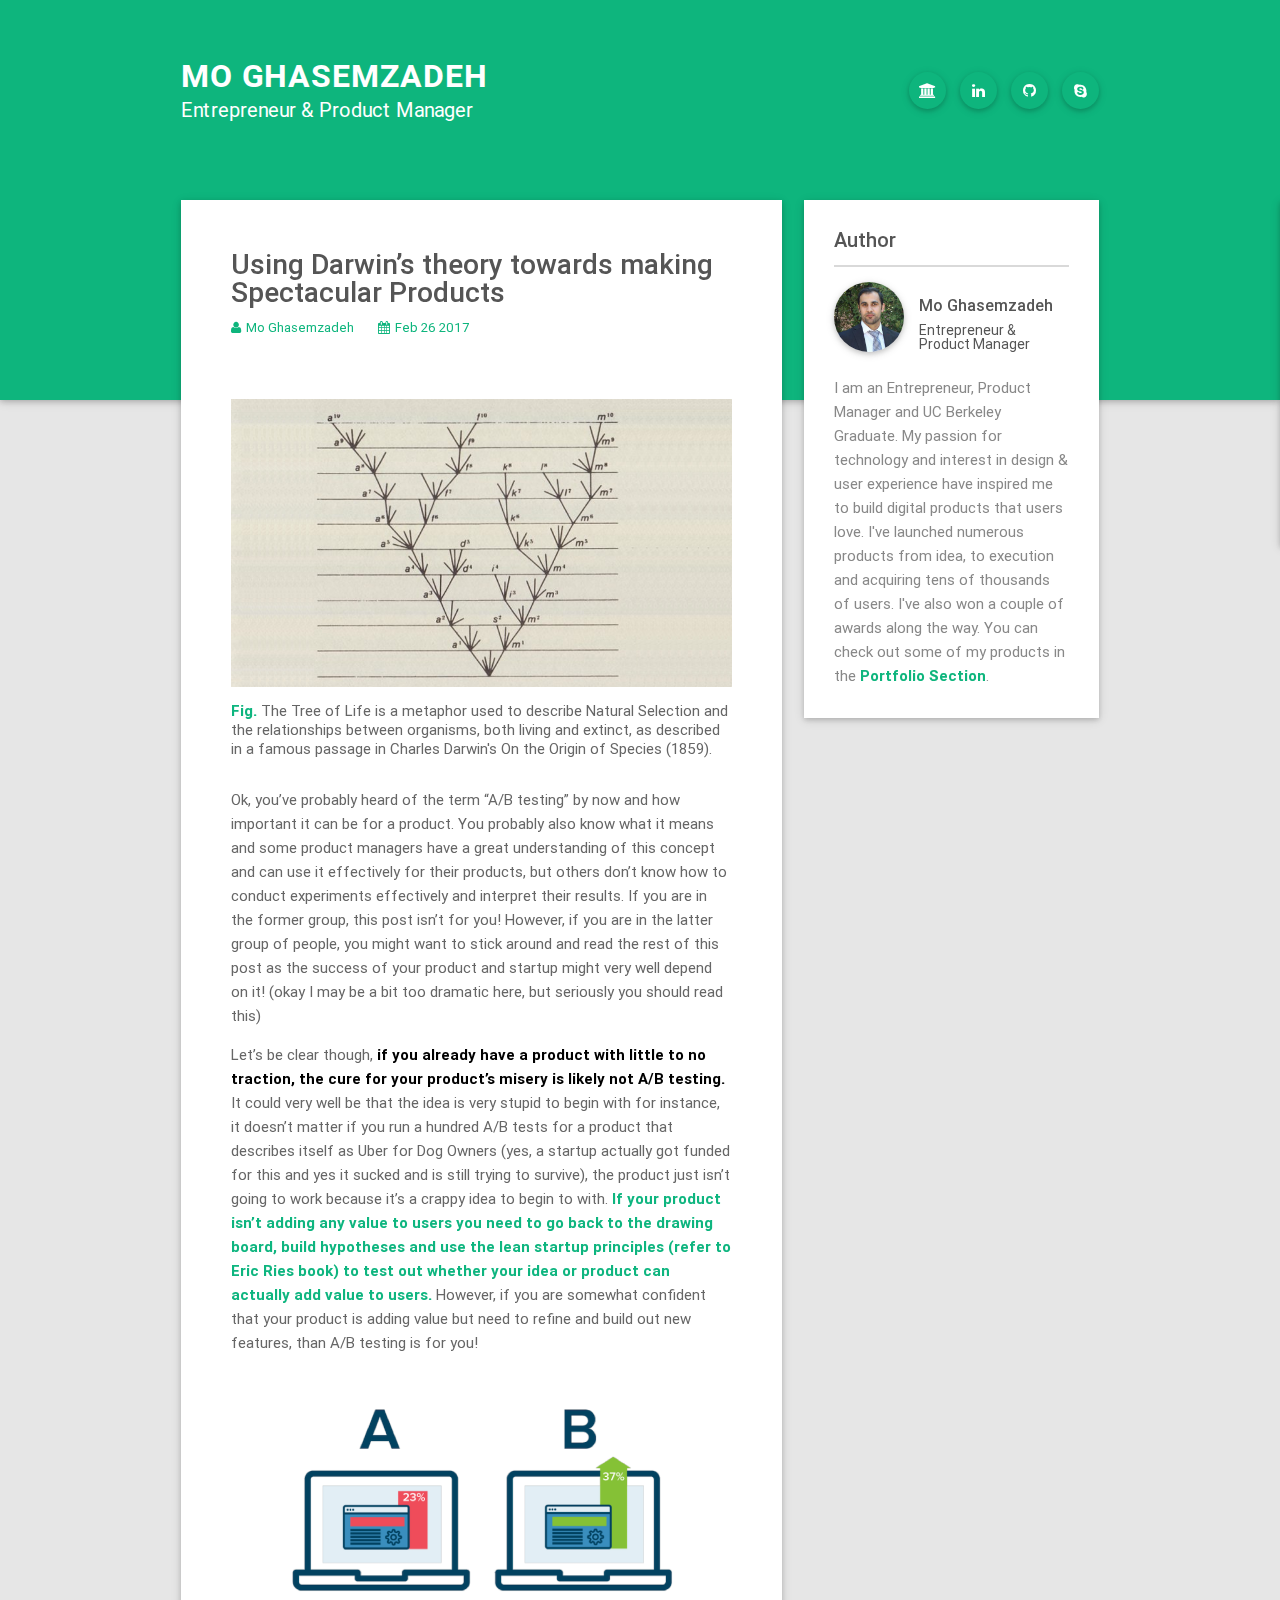
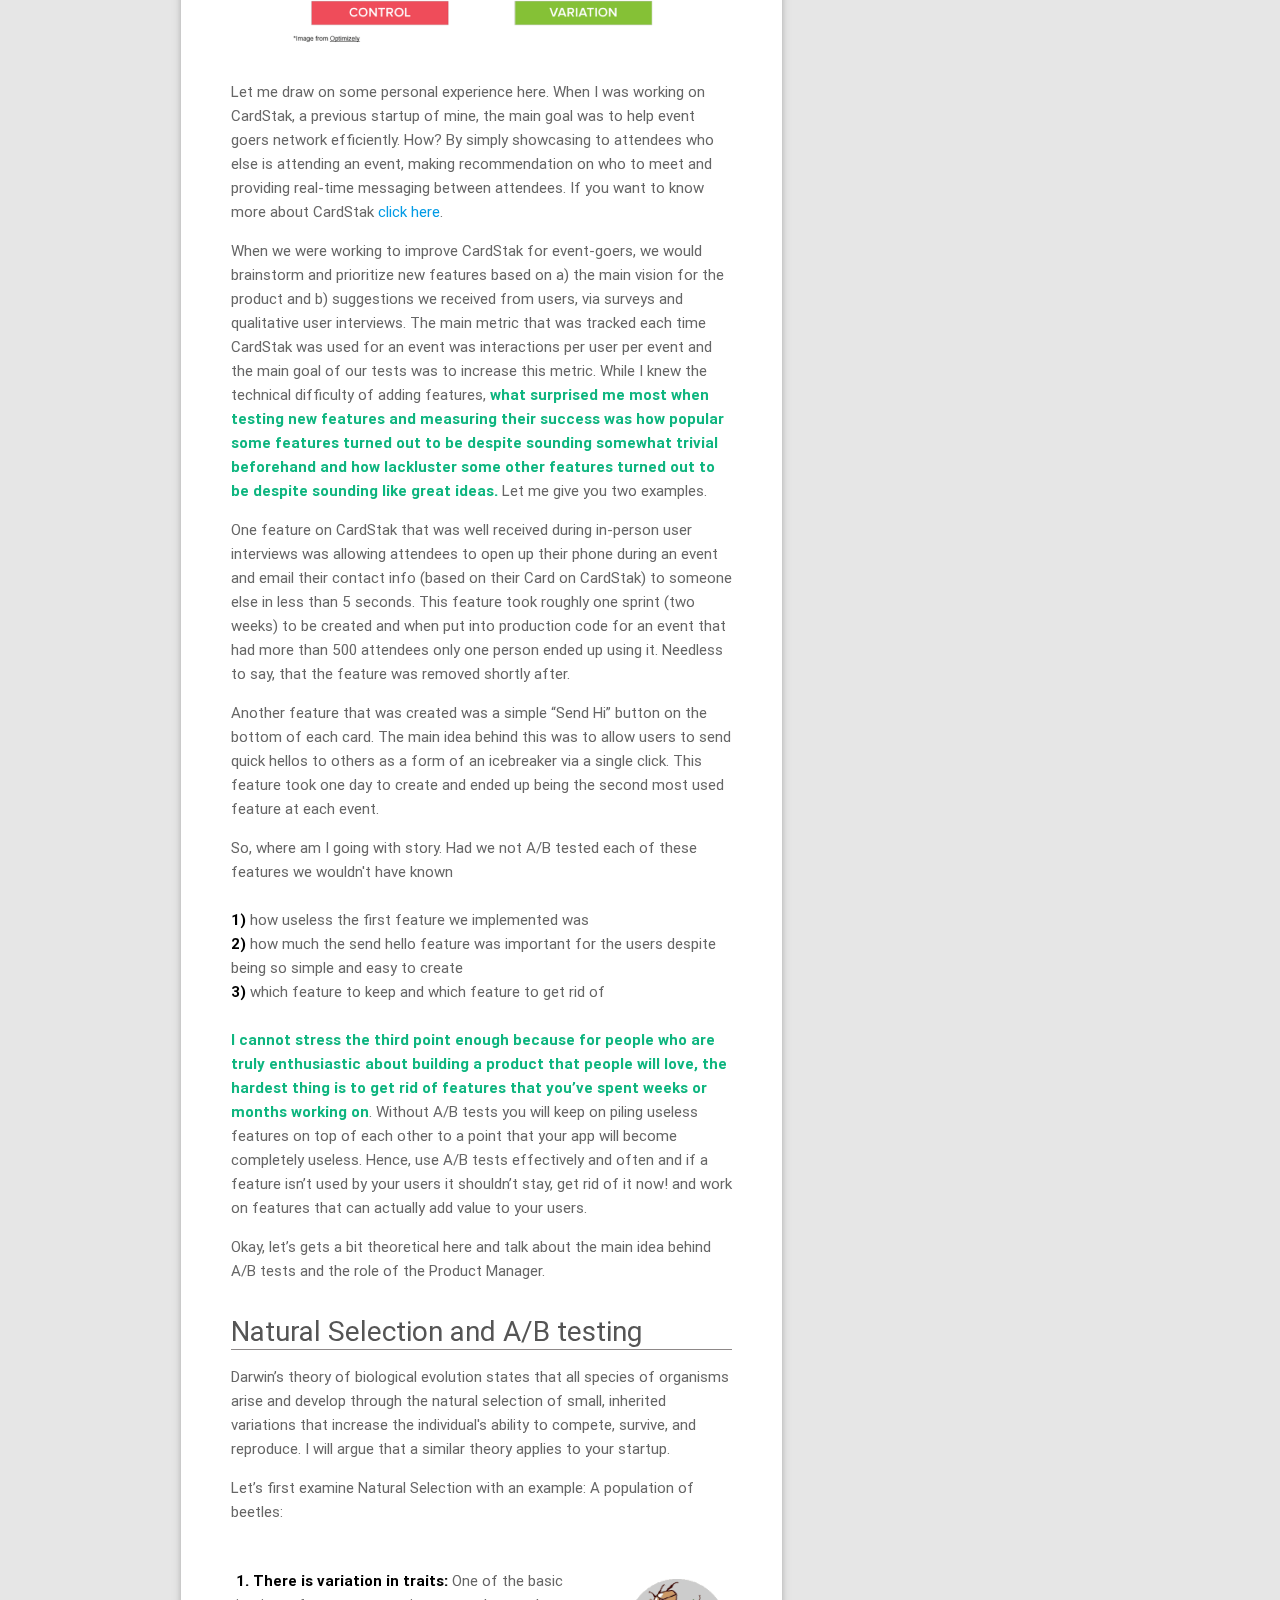
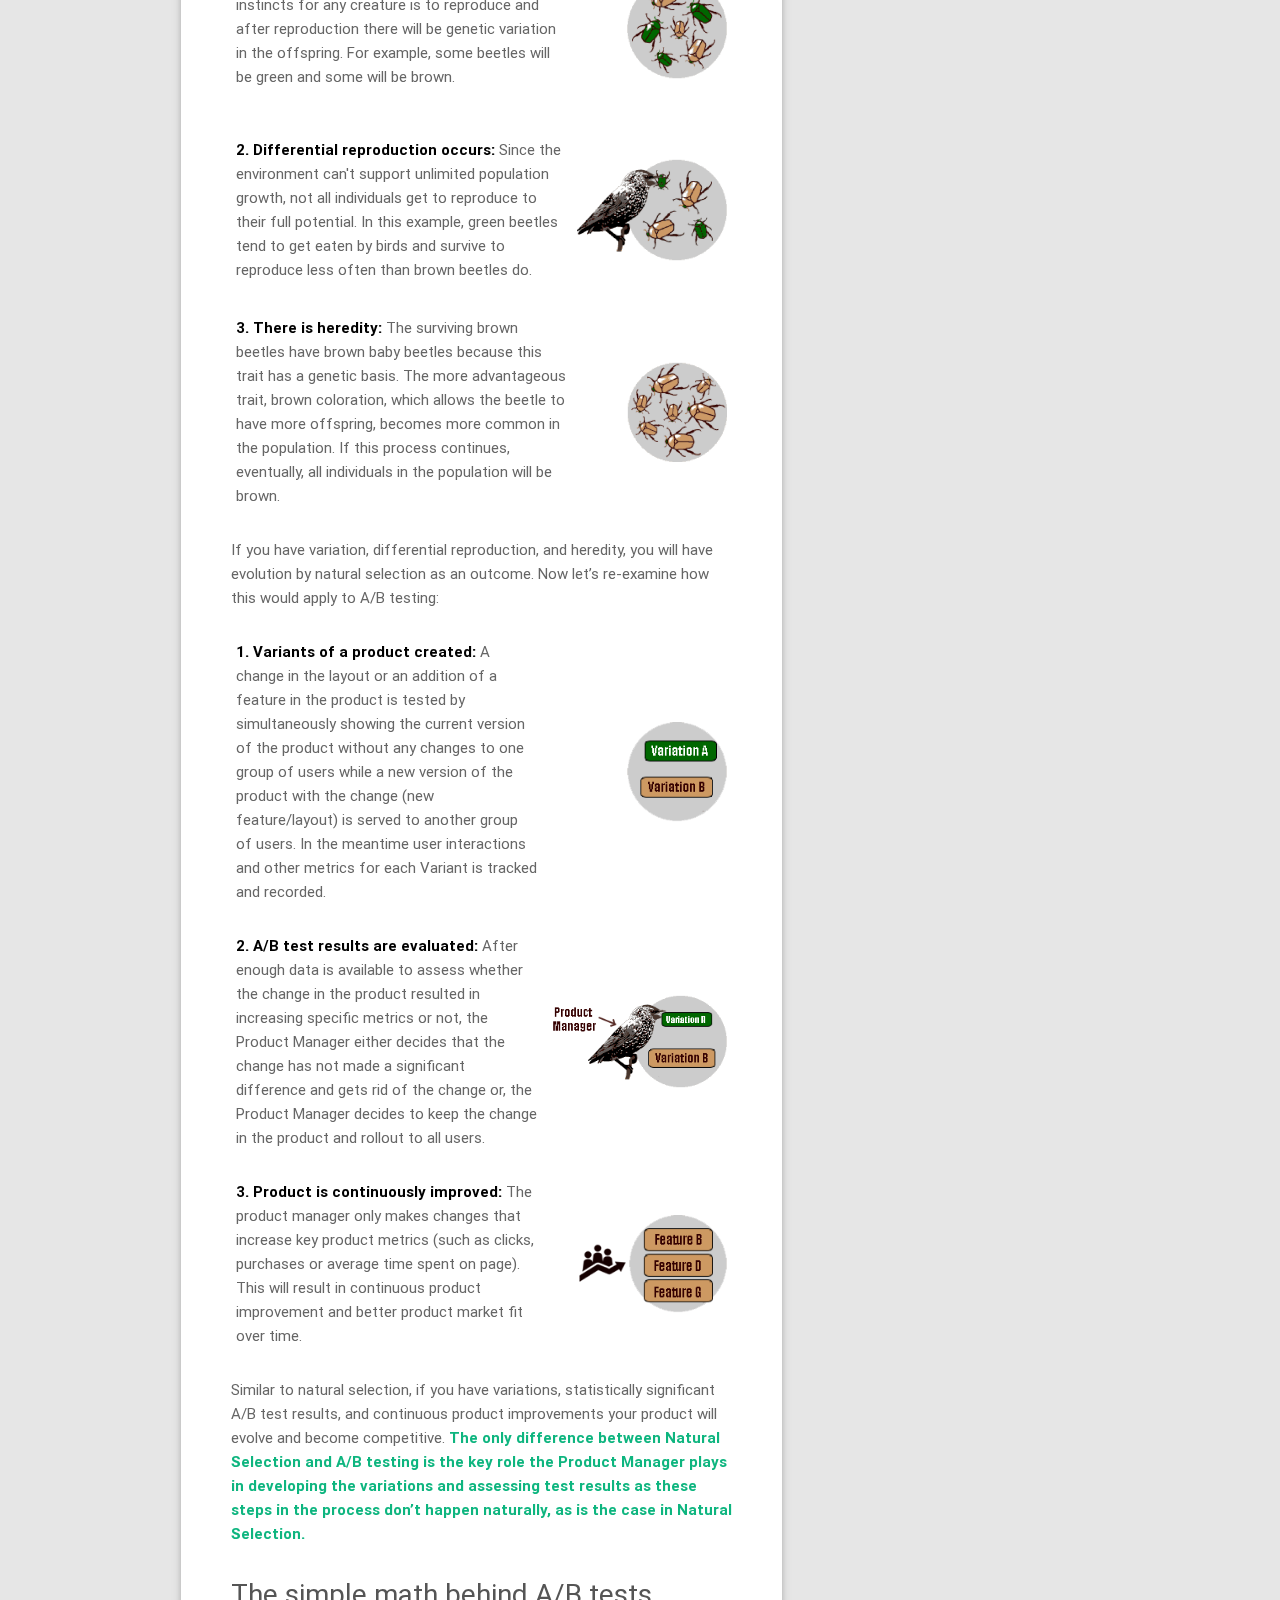
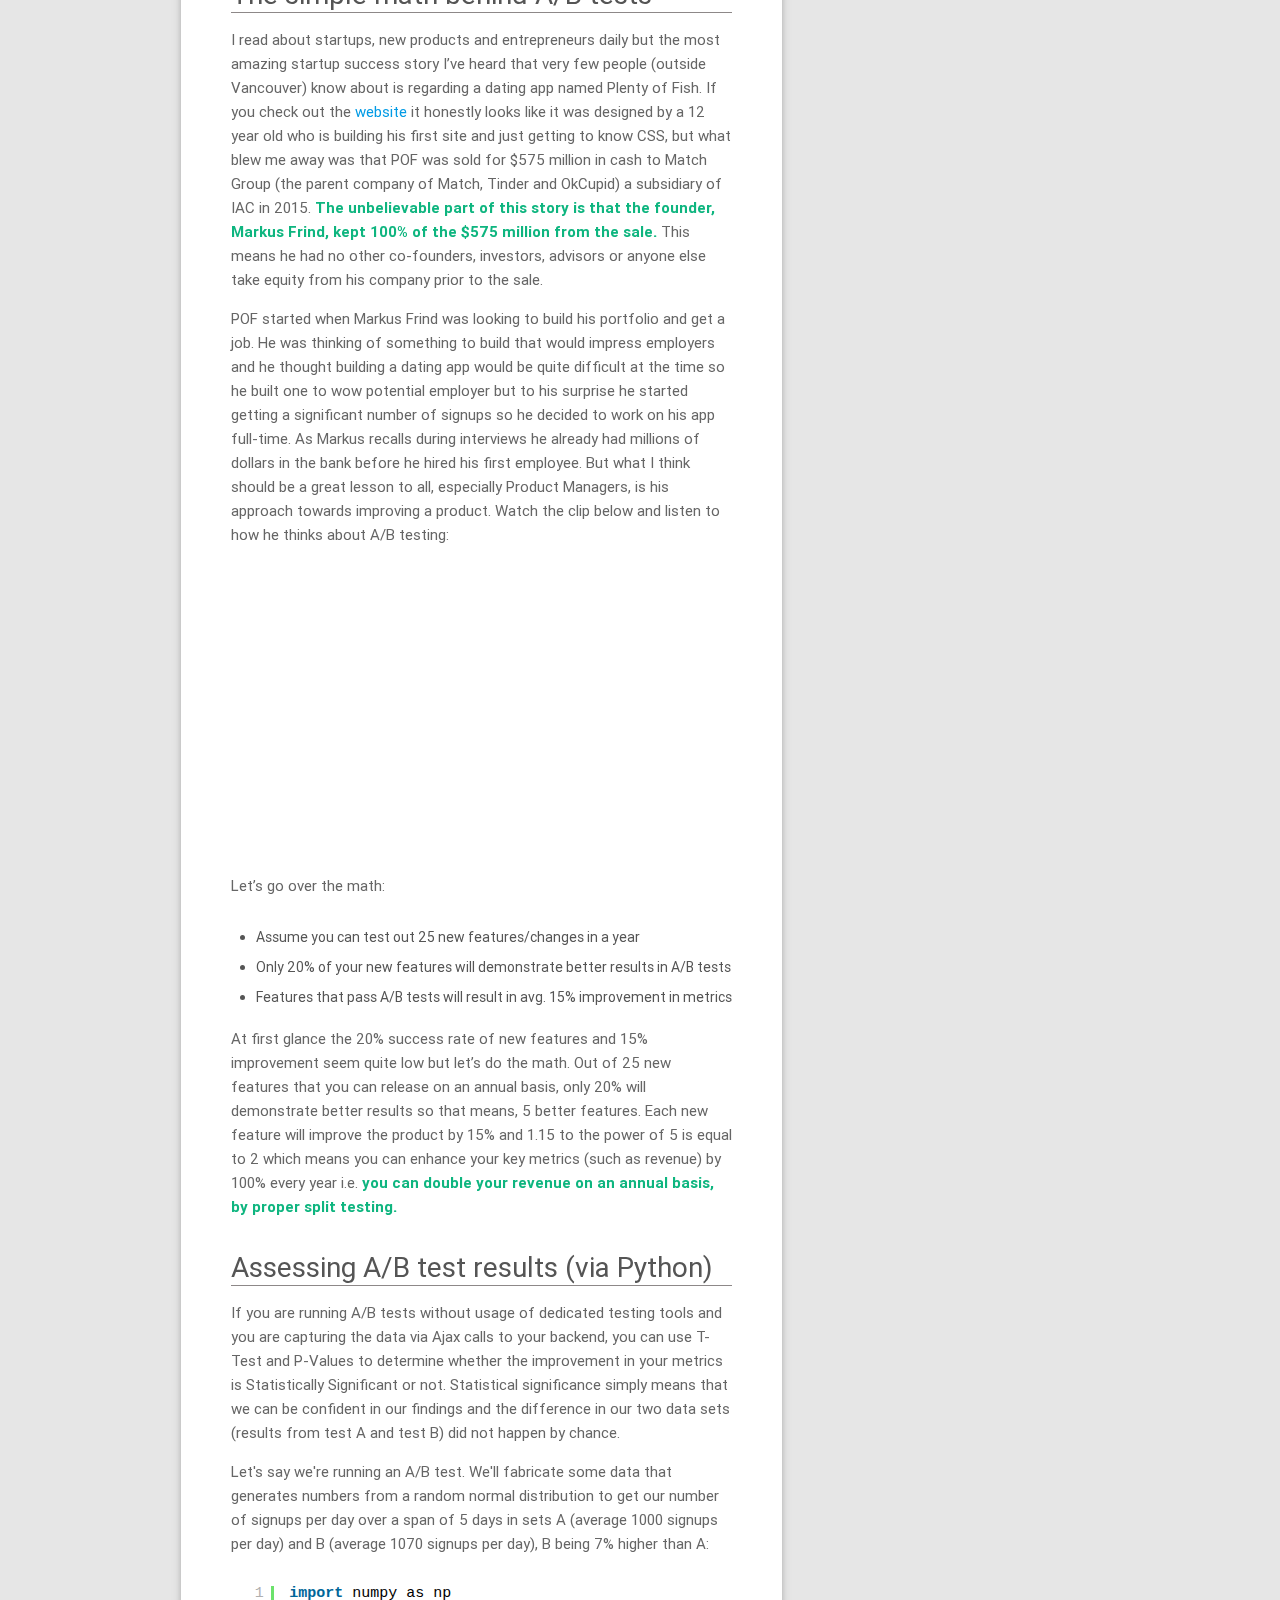
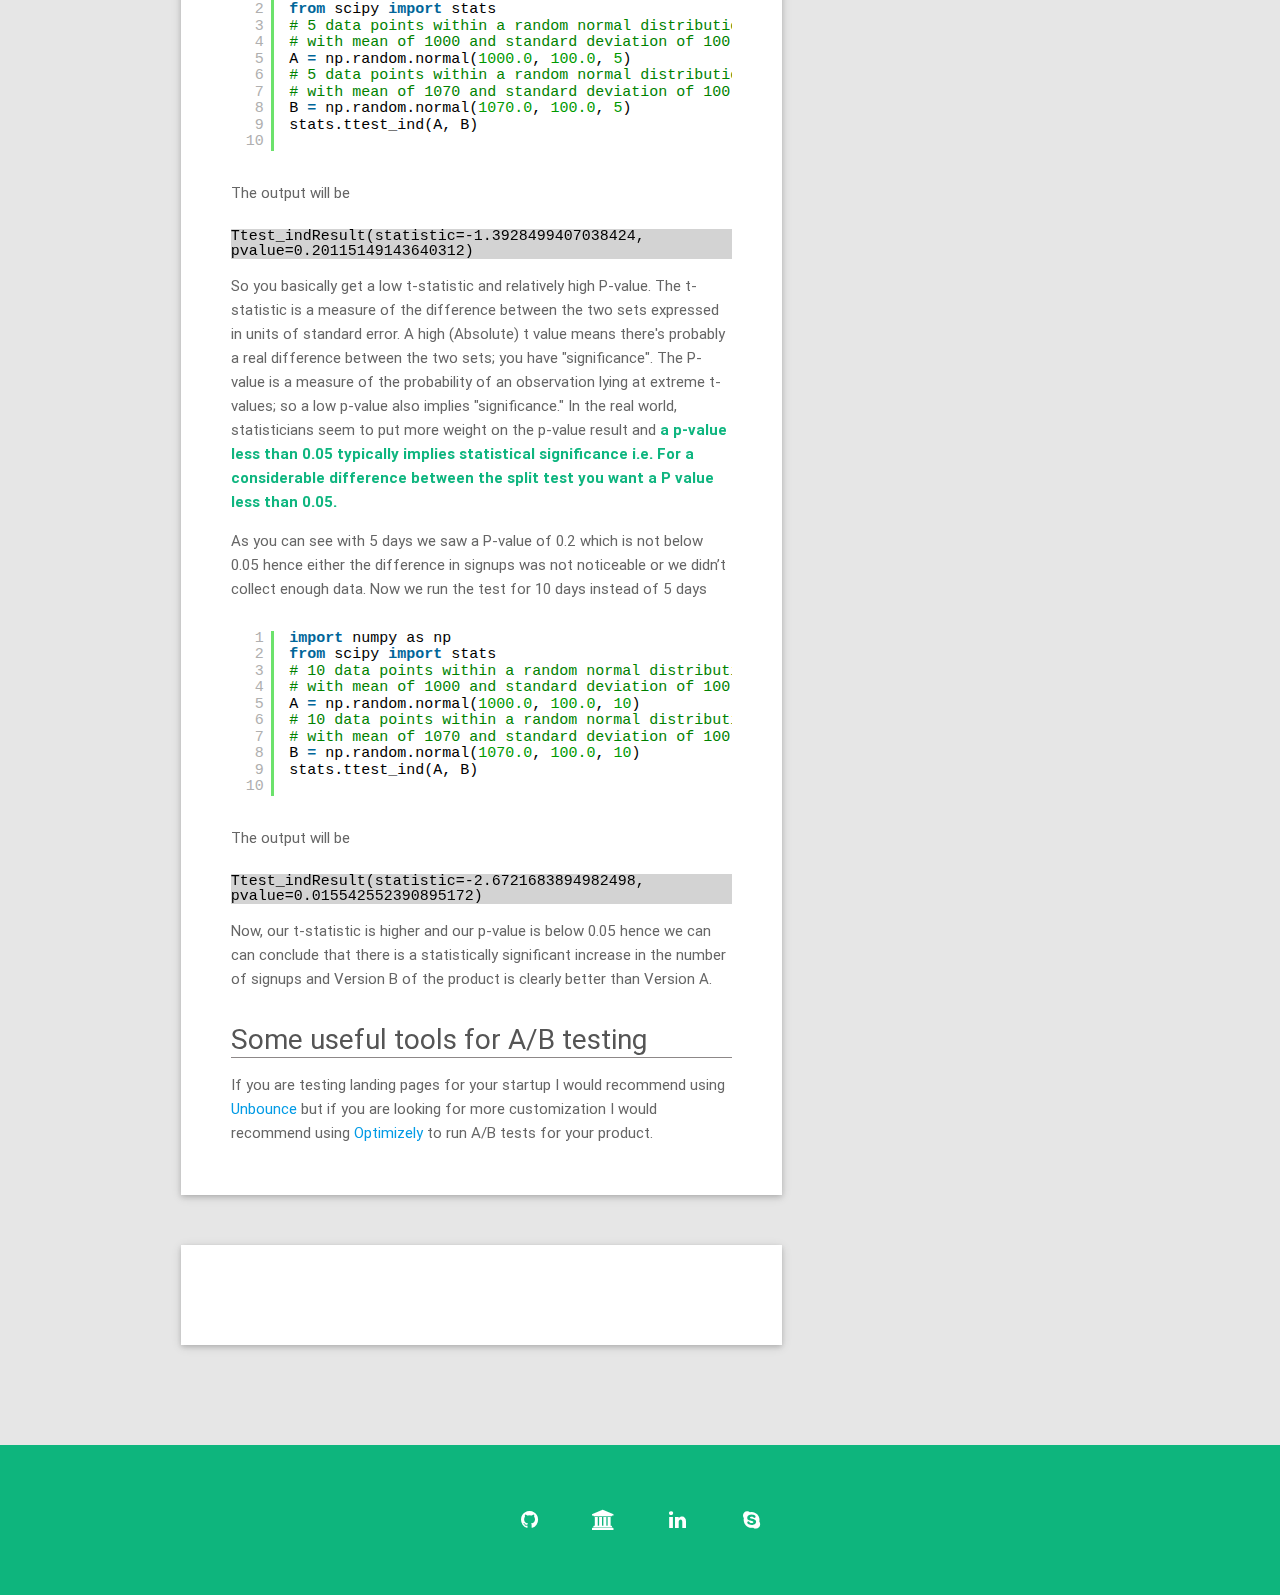
<file: abtests-blog.html>
<!DOCTYPE html>
<html lang="en">
	<head>
		<meta name="description" content="">
		<meta name="keywords" content="">
		<meta charset="UTF-8">
		<meta name="author" content="Md. Junaid Khan Pathan">
		<meta name="viewport" content="width=device-width, initial-scale=1">
		<title>Blog Post</title>
		<link rel="shortcut icon" href="img/favicon.png"/>
		<link rel="apple-touch-icon" href="img/apple-touch-icon.png"/>
		<link rel="apple-touch-icon" sizes="72x72" href="img/apple-touch-icon-72x72.png"/>
		<link rel="apple-touch-icon" sizes="114x114" href="img/apple-touch-icon-114x114.png"/>
		<link rel="apple-touch-icon" sizes="144x144" href="img/apple-touch-icon-144x144.png"/>
		<link type="text/css" rel="stylesheet" href="https://fonts.googleapis.com/css?family=Roboto:400,100,100italic,300italic,300,900italic,900,700italic,700,500italic,500,400italic">
		<link type="text/css" rel="stylesheet" media="all" href="font/font-awesome/css/font-awesome.min.css"/>
		<link type="text/css" rel="stylesheet" media="all" href="css/animate.css">
		<link type="text/css" rel="stylesheet" media="all" href="css/materialize.min.css">
		<link type="text/css" rel="stylesheet" media="all" href="css/magnific-popup.css">
		<link type="text/css" rel="stylesheet" media="all" href="css/owl.carousel.css">
		<link type="text/css" rel="stylesheet" media="all" href="css/owl.theme.css">
		<link type="text/css" rel="stylesheet" media="all" href="css/owl.transitions.css">
		<link type="text/css" rel="stylesheet" media="all" href="css/style.css">
		<link class="color-scheme" type="text/css" rel="stylesheet" media="all" href="css/color-1.css">
		<link type="text/css" rel="stylesheet" media="all" href="css/responsive.css">
		
		<script type="text/javascript" src="js/shCore.js"></script>
		<script type="text/javascript" src="js/shBrushPython.js"></script>
		<link type="text/css" rel="stylesheet" href="css/shCoreDefault.css"/>
		<script type="text/javascript">SyntaxHighlighter.all();</script>
		
		<script type="text/javascript" src="js/modernizr.js"></script>
	</head>
	<body>
		<div class="preloader">
			<div class="preloader-inner">
				<div class="preloader-wrapper active">
					<div class="spinner-layer">
						<div class="circle-clipper left">
							<div class="circle"></div>
						</div>
						<div class="gap-patch">
							<div class="circle"></div>
						</div>
						<div class="circle-clipper right">
							<div class="circle"></div>
						</div>
					</div>
				</div>
			</div>
		</div>
		<header class="header header-hidden z-depth-1 shadow-change">
			<!-- <div class="site-logo"><a href="#0">TILE</a></div> -->
			<div class="menu-bar btn-floating waves-effect waves-light"><span class="fa fa-bars"></span></div>
			<!-- <div class="search-open btn-floating waves-effect waves-light"><span class="fa fa-search"></span></div>
			<div class="search-area search-area-hidden clearfix">
				<div class="search-input">
					<form>
						<fieldset>
							<input type="search" placeholder="Type Here & Hit Enter...">
						</fieldset>
					</form>
				</div>
			</div> -->
			<nav class="main-nav">
				<ul>
					<li><a href="index.html" class="waves-effect">Home</a></li>
					<li><a href="index.html#skill-section" class="skill-section-nav waves-effect">About Me</a></li>
					<li><a href="index.html#experience-section" class="experience-section-nav waves-effect">Education / Experience</a></li>
					<li><a href="index.html#portfolio-section" class="portfolio-section-nav waves-effect">Portfolio</a></li>
					<li><a href="index.html#blog-section" class="blog-section-nav waves-effect">Blog</a></li>
					<li><a href="index.html#contact-section" class="contact-section-nav waves-effect">Contact</a></li>
				</ul>
			</nav>
		</header>
		<!-- header starts -->
		<div class="site-header z-depth-1 top-section">
			<div class="container">
				<div class="row">
					<div class="col l6 m6 s12 pd-0" onclick="window.open('index.html')">
						<div class="site-header-title">
							Mo Ghasemzadeh
							<span>Entrepreneur & Product Manager</span>
						</div>
					</div>
					<div class="col l6 m6 s12 pd-0">
						<div class="site-header-contact">
							<a class="btn btn-floating waves-effect waves-light" href="https://cal.berkeley.edu/zadeh" target="_blank"><span class="fa fa-university"></span></a>
							<a class="btn btn-floating waves-effect waves-light" href="https://www.linkedin.com/in/ghasemzadeh/" target="_blank"><span class="fa fa-linkedin"></span></a>
							<a class="btn btn-floating waves-effect waves-light" href="https://www.github.com/mozadeh" target="_blank"><span class="fa fa-github"></span></a>
							<a class="btn btn-floating waves-effect waves-light" href="skype:mohammad.ghasemzadeh6?call"><span class="fa fa-skype"></span></a>
						</div>
					</div>
				</div>
			</div>
		</div>
		<!-- header ends -->
		<div class="single-blog-section"S>
			<div class="container">
				<div class="row">
					<div class="col l8 m8 s12 single-blog-wrapper pdl-0">
						<div class="col s12 w-block z-depth-1 shadow-change pd-50">
							<div class="single-blog-title">
								Using Darwin’s theory towards making Spectacular Products
							</div>
							<div class="single-blog-data blog-data">
								<a href="#0" class="waves-effect"><span class="fa fa-user"></span>Mo Ghasemzadeh</a>
								<a href="#0" class="waves-effect"><span class="fa fa-calendar"></span>Feb 26 2017</a>
								<!--<span class="impo">  <a href="#0" class="waves-effect"><span class="fa fa-heart"></span>32</a> -->
							</div>
							<div class="single-blog-content">
								<br/>
								<img src="img/blog/abtest_blog.png" style="margin-bottom:15px">
								<span style="color: #0EB57F;font-weight:700;">Fig. </span><span style="color: #666666;line-height: 1.25;">The Tree of Life is a metaphor used to describe Natural Selection and the relationships between organisms, both living and extinct, as described in a famous passage in Charles Darwin's On the Origin of Species (1859).</span>					
								<br/>
								<br/>
								<br/>
								<p>
									Ok, you’ve probably heard of the term “A/B testing” by now and how important it can be for a product. You probably also know what it means and some product managers have a great understanding of this concept and can use it effectively for their products, but others don’t know how to conduct experiments effectively and interpret their results. If you are in the former group, this post isn’t for you! However, if you are in the latter group of people, you might want to stick around and read the rest of this post as the success of your product and startup might very well depend on it! (okay I may be a bit too dramatic here, but seriously you should read this)
								</p>
								<br/>
								<p>
									Let’s be clear though, <span class="impo">if you already have a product with little to no traction, the cure for your product’s misery is likely not A/B testing.</span> It could very well be that the idea is very stupid to begin with for instance, it doesn’t matter if you run a hundred A/B tests for a product that describes itself as Uber for Dog Owners (yes, a startup actually got funded for this and yes it sucked and is still trying to survive), the product just isn’t going to work because it’s a crappy idea to begin to with. <span style="color: #0EB57F;font-weight:700">If your product isn’t adding any value to users you need to go back to the drawing board, build hypotheses and use the lean startup principles (refer to Eric Ries book) to test out whether your idea or product can actually add value to users.</span> However, if you are somewhat confident that your product is adding value but need to refine and build out new features, than A/B testing is for you!
								</p>
								<br/>
								<img src="img/blog/abphoto1.png">					
								<br/>
								<p>
									Let me draw on some personal experience here. When I was working on CardStak, a previous startup of mine, the main goal was to help event goers network efficiently. How? By simply showcasing to attendees who else is attending an event, making recommendation on who to meet and providing real-time messaging between attendees. If you want to know more about CardStak <a href="http://mozadeh.com/cardstak-portfolio.html" target="_blank">click here</a>. 
								</p>
								<br/>
								<p>
									When we were working to improve CardStak for event-goers, we would brainstorm and prioritize new features based on a) the main vision for the product and b) suggestions we received from users, via surveys and qualitative user interviews. The main metric that was tracked each time CardStak was used for an event was interactions per user per event and the main goal of our tests was to increase this metric.  While I knew the technical difficulty of adding features, <span style="color: #0EB57F;font-weight:700">what surprised me most when testing new features and measuring their success was how popular some features turned out to be despite sounding somewhat trivial beforehand and how lackluster some other features turned out to be despite sounding like great ideas.</span> Let me give you two examples.
								</p>
								<br/>
								<p>
									One feature on CardStak that was well received during in-person user interviews was allowing attendees to open up their phone during an event and email their contact info (based on their Card on CardStak) to someone else in less than 5 seconds. This feature took roughly one sprint (two weeks) to be created and when put into production code for an event that had more than 500 attendees only one person ended up using it. Needless to say, that the feature was removed shortly after. 
								</p>
								<br/>
								<p>
									Another feature that was created was a simple “Send Hi” button on the bottom of each card. The main idea behind this was to allow users to send quick hellos to others as a form of an icebreaker via a single click. This feature took one day to create and ended up being the second most used feature at each event. 

								</p>
								
								<br/>
								<p>
									So, where am I going with story. Had we not A/B tested each of these features we wouldn't have known <br/><br/><span class="impo">1)</span> how useless the first feature we implemented was <br/><span class="impo">2)</span> how much the send hello feature was important for the users despite being so simple and easy to create <br/><span class="impo">3)</span> which feature to keep and which feature to get rid of<br/><br/> <span style="color: #0EB57F;font-weight:700">I cannot stress the third point enough because for people who are truly enthusiastic about building a product that people will love, the hardest thing is to get rid of features that you’ve spent weeks or months working on</span>. Without A/B tests you will keep on piling useless features on top of each other to a point that your app will become completely useless. Hence, use A/B tests effectively and often and if a feature isn’t used by your users it shouldn’t stay, get rid of it now! and work on features that can actually add value to your users.
								</p>
								<br/>
								<p>
									Okay, let’s gets a bit theoretical here and talk about the main idea behind A/B tests and the role of the Product Manager.
								</p>
								<br/>
								<br/>
								<h3>
									Natural Selection and A/B testing
								</h3>
								<br/>
								<p>
									Darwin’s theory of biological evolution states that all species of organisms arise and develop through the natural selection of small, inherited variations that increase the individual's ability to compete, survive, and reproduce. I will argue that a similar theory applies to your startup.
								</p>
								<br/>
								<p>
									Let’s first examine Natural Selection with an example: A population of beetles:
								</p>
								<br/>
								<p>
									<table>
										<tr>
											<td>
												<p><span class="impo">1. There is variation in traits:</span>  One of the basic instincts for any creature is to reproduce and after reproduction there will be genetic variation in the offspring. For example, some beetles will be green and some will be brown.</p>
											</td>
											<td>
												<img src="img/blog/abv11.png" style="width:100px;float: right;">
											</td>
										</tr>	
										<tr>
											<td>
												<p><span class="impo">2. Differential reproduction occurs:</span> Since the environment can't support unlimited population growth, not all individuals get to reproduce to their full potential. In this example, green beetles tend to get eaten by birds and survive to reproduce less often than brown beetles do.</p>
											</td>
											<td>
												<img src="img/blog/abv12.png" style="width:150px;float: right;">
											</td>
										</tr>	
										<tr>
											<td>
												<p><span class="impo">3. There is heredity: </span>The surviving brown beetles have brown baby beetles because this trait has a genetic basis. The more advantageous trait, brown coloration, which allows the beetle to have more offspring, becomes more common in the population. If this process continues, eventually, all individuals in the population will be brown.</p>
											</td>
											<td>
												<img src="img/blog/abv13.png" style="width:100px;float: right;">
											</td>
										</tr>	
									</table>		
								</p>
								<br/>
								<p>
									If you have variation, differential reproduction, and heredity, you will have evolution by natural selection as an outcome. Now let’s re-examine how this would apply to A/B testing: 
								</p>
								<br/>
								<p>
									<table>
										<tr>
											<td>
												<p><span class="impo">1. Variants of a product created:</span>  A change in the layout or an addition of a feature in the product is tested by simultaneously showing the current version of the product without any changes to one group of users while a new version of the product with the change (new feature/layout) is served to another group of users. In the meantime user interactions and other metrics for each Variant is tracked and recorded.</p>
											</td>
											<td>
												<img src="img/blog/abv21.png" style="width:100px;float: right;"> 
											</td>
										</tr>	
										<tr>
											<td>
												<p><span class="impo">2. A/B test results are evaluated:</span> After enough data is available to assess whether the change in the product resulted in increasing specific metrics or not, the Product Manager either decides that the change has not made a significant difference and gets rid of the change or, the Product Manager decides to keep the change in the product and rollout to all users.</p>
											</td>
											<td>
												<img src="img/blog/abv22.png" style="width:180px;float: right;">
											</td>
										</tr>	
										<tr>
											<td>
												<p><span class="impo">3. Product is continuously improved: </span>The product manager only makes changes that increase key product metrics (such as clicks, purchases or average time spent on page). This will result in continuous product improvement and better product market fit over time.</p>
											</td>
											<td>
												<img src="img/blog/abv23.png" style="width:150px;float: right;">
											</td>
										</tr>	
									</table>
								</p>
								<br/>
								<p>
									Similar to natural selection, if you have variations, statistically significant A/B test results, and continuous product improvements your product will evolve and become competitive. <span style="color: #0EB57F;font-weight:700">The only difference between Natural Selection and A/B testing is the key role the Product Manager plays in developing the variations and assessing test results as these steps in the process don’t happen naturally, as is the case in Natural Selection.</span>
								</p>
								<br/>
								<br/>
								<h3>
									The simple math behind A/B tests
								</h3>
								<br/>
								<p>
									I read about startups, new products and entrepreneurs daily but the most amazing startup success story I’ve heard that very few people (outside Vancouver) know about is regarding a dating app named Plenty of Fish. If you check out the <a href="http://www.pof.com" target="_blank">website </a> it honestly looks like it was designed by a 12 year old who is building his first site and just getting to know CSS, but what blew me away was that POF was sold for $575 million in cash to Match Group (the parent company of Match, Tinder and OkCupid) a subsidiary of IAC in 2015. <span style="color: #0EB57F;font-weight:700">The unbelievable part of this story is that the founder, Markus Frind, kept 100% of the $575 million from the sale.</span> This means he had no other co-founders, investors, advisors or anyone else take equity from his company prior to the sale.
								</p>
								<br/>
								<p>
									POF started when Markus Frind was looking to build his portfolio and get a job. He was thinking of something to build that would impress employers and he thought building a dating app would be quite difficult at the time so he built one to wow potential employer but to his surprise he started getting a significant number of signups so he decided to work on his app full-time. As Markus recalls during interviews he already had millions of dollars in the bank before he hired his first employee. But what I think should be a great lesson to all, especially Product Managers, is his approach towards improving a product. Watch the clip below and listen to how he thinks about A/B testing:
								</p>
								<br/>
								<iframe style="height:280px;width:100%" src="https://www.youtube.com/embed/BOujbe5lW5U?start=568" frameborder="0" allowfullscreen></iframe>
								<br/>
								<br/>
								<br/>
								<p>
									Let’s go over the math:<br/><br/>
									<ol>
										<li>
											Assume you can test out 25 new features/changes in a year
										</li>
										<li>
											Only 20% of your new features will demonstrate better results in A/B tests 
										</li>
										<li>
											Features that pass A/B tests will result in avg. 15% improvement in metrics
										</li>
									</ol>	
								</p>
								<br/>
								<p>
									At first glance the 20% success rate of new features and 15% improvement seem quite low but let’s do the math. Out of 25 new features that you can release on an annual basis, only 20% will demonstrate better results so that means, 5 better features. Each new feature will improve the product by 15% and 1.15 to the power of 5 is equal to 2 which means you can enhance your key metrics (such as revenue) by 100% every year i.e. <span style="color: #0EB57F;font-weight:700">you can double your revenue on an annual basis, by proper split testing.</span>
								</p>
								<br/>
								<br/>
								<h3>
									Assessing A/B test results (via Python)
								</h3>
								<br/>
								<p>
									If you are running A/B tests without usage of dedicated testing tools and you are capturing the data via Ajax calls to your backend, you can use T-Test and P-Values to determine whether the improvement in your metrics is Statistically Significant or not. Statistical significance simply means that we can be confident in our findings and the difference in our two data sets (results from test A and test B) did not happen by chance.
								</p>
								<br/>
								<p>
									Let's say we're running an A/B test. We'll fabricate some data that generates numbers from a random normal distribution to get our number of signups per day over a span of 5 days in sets A (average 1000 signups per day) and B (average 1070 signups per day), B being 7% higher than A:
								</p>
								<br/>
								<p>
									<pre class="brush: python; toolbar: false;">
										import numpy as np
										from scipy import stats
										# 5 data points within a random normal distribution 
										# with mean of 1000 and standard deviation of 100
										A = np.random.normal(1000.0, 100.0, 5)
										# 5 data points within a random normal distribution 
										# with mean of 1070 and standard deviation of 100
										B = np.random.normal(1070.0, 100.0, 5)
										stats.ttest_ind(A, B)
									</pre>
								</p>
								<br/>
								<p>
									The output will be <br/><br/><pre style="color: black;background:#d3d3d3">Ttest_indResult(statistic=-1.3928499407038424,<br/>pvalue=0.20115149143640312)</pre>
								</p>
								<br/>

								<p>
									So you basically get a low t-statistic and relatively high P-value. The t-statistic is a measure of the difference between the two sets expressed in units of standard error. A high (Absolute) t value means there's probably a real difference between the two sets; you have "significance". The P-value is a measure of the probability of an observation lying at extreme t-values; so a low p-value also implies "significance." In the real world, statisticians seem to put more weight on the p-value result and <span style="color: #0EB57F;font-weight:700">a p-value less than 0.05 typically implies statistical significance i.e. For a considerable difference between the split test you want a P value less than 0.05.</span>

								</p>
								<br/>
								<p>
									As you can see with 5 days we saw a P-value of 0.2 which is not below 0.05 hence either the difference in signups was not noticeable or we didn’t collect enough data. Now we run the test for 10 days instead of 5 days 
								</p>
								<br/>
								<p>
									<pre class="brush: python; toolbar: false;">
										import numpy as np
										from scipy import stats
										# 10 data points within a random normal distribution 
										# with mean of 1000 and standard deviation of 100
										A = np.random.normal(1000.0, 100.0, 10)
										# 10 data points within a random normal distribution 
										# with mean of 1070 and standard deviation of 100
										B = np.random.normal(1070.0, 100.0, 10)
										stats.ttest_ind(A, B)
									</pre>

								</p>
								<br/>
								<p>
									The output will be <br/><br/><pre style="color: black;background:#d3d3d3">Ttest_indResult(statistic=-2.6721683894982498,<br/>pvalue=0.015542552390895172)</pre>

								</p>
								<br/>
								<p>
									Now, our t-statistic is higher and our p-value is below 0.05 hence we can can conclude that there is a statistically significant increase in the number of signups and Version B of the product is clearly better than Version A. 
								</p>
								<br/>
								<br/>
								<h3>
									Some useful tools for A/B testing
								</h3>
								<br/>
								<p>
									If you are testing landing pages for your startup I would recommend using <a href="http://unbounce.com/" target="_blank">Unbounce</a> but if you are looking for more customization I would recommend using <a href="https://www.optimizely.com/" target="_blank">Optimizely</a> to run A/B tests for your product. 
								</p>

								

							</div>
						</div>
						<div class="col s12 single-blog-comment w-block z-depth-1 shadow-change pd-50 mgt-50">
							<div id="disqus_thread"></div>
							<script>
								/**
								*  RECOMMENDED CONFIGURATION VARIABLES: EDIT AND UNCOMMENT THE SECTION BELOW TO INSERT DYNAMIC VALUES FROM YOUR PLATFORM OR CMS.
								*  LEARN WHY DEFINING THESE VARIABLES IS IMPORTANT: https://disqus.com/admin/universalcode/#configuration-variables*/
								/*
								var disqus_config = function () {
								this.page.url = PAGE_URL;  // Replace PAGE_URL with your page's canonical URL variable
								this.page.identifier = PAGE_IDENTIFIER; // Replace PAGE_IDENTIFIER with your page's unique identifier variable
								};
								*/
								(function() { // DON'T EDIT BELOW THIS LINE
								var d = document, s = d.createElement('script');
								s.src = '//mozadeh-1.disqus.com/embed.js';
								s.setAttribute('data-timestamp', +new Date());
								(d.head || d.body).appendChild(s);
								})();
							</script>
							<noscript>Please enable JavaScript to view the <a href="https://disqus.com/?ref_noscript">comments powered by Disqus.</a></noscript>
						</div>
					</div>


					<div class="col l4 m4 s12 sidebar-wrapper pdr-0">
						

						<div class="fixme col s12 single-sidebar w-block z-depth-1 shadow-change pd-30">
							<div class="sidebar-title">
								Author
							</div>
							<div class="author-content">
								<img src="img/me.jpg" alt="Author Image"/>
								<div class="author-data">
									Mo Ghasemzadeh
									<span>Entrepreneur & <br/>Product Manager</span>
								</div>
								<p>
									I am an Entrepreneur, Product Manager and UC Berkeley Graduate. My passion for technology and interest in design & user experience have inspired me to build digital products that users love. I've launched numerous products from idea, to execution and acquiring tens of thousands of users. I've also won a couple of awards along the way. You can check out some of my products in the <a href="index.html#portfolio-section" style="color:#0eb57d"><b>Portfolio Section</b></a>. 
								</p>
							</div>
						</div>




						<!-- <div class="col s12 single-sidebar w-block z-depth-1 shadow-change pd-30">
							<div class="sidebar-title">
								Navigate to Section
							</div>
							<div class="category-content">
								<a href="#0" onclick=$('#svm-section').animatescroll();>Support Vector Machine</a>
								<a href="#0" onclick=$('#randomforest-section').animatescroll();>Random Forest</a>
								<a href="#0" onclick=$('#gbm-section').animatescroll();>Gradient Boosting</a>
								<a href="#0" onclick=$('#adaboost-section').animatescroll();>Adaboost (Adaptive Boost)</a>
								<a href="#0" onclick=$('#bayes-section').animatescroll();>Naive Bayes</a>
								<a href="#0" onclick=$('#knn-section').animatescroll();>K-nearest Neighbors</a>
								<a href="#0" onclick=$('#svd-section').animatescroll();>SVD</a>
								<a href="#0" onclick=$('#pca-section').animatescroll();>PCA</a>
								<a href="#0" onclick=$('#cb-section').animatescroll();>Collaborative Filtering</a>
								<a href="#0" onclick=$('#km-section').animatescroll();>K-means Clustering</a>
								<a href="#0" onclick=$('#logr-section').animatescroll();>Logistic Regression</a>
								<a href="#0" onclick=$('#linr-section').animatescroll();>Linear Regression</a>

							</div>
						</div> -->
						<!-- <div class="col s12 single-sidebar w-block z-depth-1 shadow-change pdt-30 pdr-30 pdb-40 pdl-30">
							<div class="sidebar-title">
								Related Post
							</div>
							<div class="related-post-content">
								<div class="related-post-single">
									<div class="related-post-img">
										<img src="img/blog/thumb/bt.jpg" alt="Blog Thumbnail"/>
									</div>
									<div class="related-post-title">
										<a href="#0">Related Post Title In Sidebar</a>
									</div>
									<div class="related-post-author">
										<a href="#0"><span class="fa fa-user"></span>John Doe</a>
									</div>
								</div>
								<div class="related-post-single">
									<div class="related-post-img">
										<img src="img/blog/thumb/bt.jpg" alt="Blog Thumbnail"/>
									</div>
									<div class="related-post-title">
										<a href="#0">Related Post Title In Sidebar</a>
									</div>
									<div class="related-post-author">
										<a href="#0"><span class="fa fa-user"></span>John Doe</a>
									</div>
								</div>
								<div class="related-post-single">
									<div class="related-post-img">
										<img src="img/blog/thumb/bt.jpg" alt="Blog Thumbnail"/>
									</div>
									<div class="related-post-title">
										<a href="#0">Related Post Title In Sidebar</a>
									</div>
									<div class="related-post-author">
										<a href="#0"><span class="fa fa-user"></span>John Doe</a>
									</div>
								</div>
							</div>
						</div> -->
						<!-- <div class="col s12 single-sidebar w-block z-depth-1 shadow-change pd-30">
							<div class="sidebar-title">
								Category
							</div>
							<div class="category-content">
								<a href="#0">Data Structure</a>
								<a href="#0">Algorithm</a>
								<a href="#0">Discrete Math</a>
								<a href="#0">Data Analysis</a>
								<a href="#0">Machine Learning</a>
								<a href="#0">Artificial Intelligece</a>
							</div>
						</div>
						<div class="col s12 single-sidebar w-block z-depth-1 shadow-change pd-30">
							<div class="sidebar-title">
								Archive
							</div>
							<div class="archive-content">
								<a href="#0">May - 2016</a>
								<a href="#0">April - 2016</a>
								<a href="#0">March - 2016</a>
								<a href="#0">February - 2016</a>
								<a href="#0">January - 2016</a>
								<a href="#0">December - 2015</a>
								<a href="#0">November - 2015</a>
								<a href="#0">October - 2015</a>
							</div>
						</div> -->
					</div>
				</div>
			</div>
		</div>
		<footer class="footer">
			<div class="container">
				<div class="row">
					<div class="col s12">
						<a class="btn btn-floating waves-effect waves-light back-to-top animatescroll-link" onclick="$('html').animatescroll();" href="#0">
							<span class="fa fa-angle-up"></span>
						</a>
						<div class="social-links">
							<a class="waves-effect waves-light" href="https://www.github.com/mozadeh" target="_blank"><span class="fa fa-github"></span></a>
							<a class="waves-effect waves-light" href="https://cal.berkeley.edu/zadeh" target="_blank"><span class="fa fa-university"></span></a>
							<a class="waves-effect waves-light" href="https://www.linkedin.com/in/ghasemzadeh/" target="_blank"><span class="fa fa-linkedin"></span></a>
							<a class="waves-effect waves-light" href="skype:mohammad.ghasemzadeh6?call"><span class="fa fa-skype"></span></a>
						</div>
					</div>
				</div>
			</div>
		</footer>
		<div class="color-scheme-select">
			<div class="color-scheme-title">
				20 Awesome Colors
			</div>
			<div id="color-1" class="color-scheme-content" style="background:#0EB57D"></div>
			<div id="color-2" class="color-scheme-content" style="background:#2196F3"></div>
			<div id="color-3" class="color-scheme-content" style="background:#FF1902"></div>
			<div id="color-4" class="color-scheme-content" style="background:#FF9800"></div>
			<div id="color-5" class="color-scheme-content" style="background:#E91E63"></div>
			<div id="color-6" class="color-scheme-content" style="background:#009688"></div>
			<div id="color-7" class="color-scheme-content" style="background:#FF5722"></div>
			<div id="color-8" class="color-scheme-content" style="background:#9EC139"></div>
			<div id="color-9" class="color-scheme-content" style="background:#9C27B0"></div>
			<div id="color-10" class="color-scheme-content" style="background:#4CAF50"></div>
			<div id="color-11" class="color-scheme-content" style="background:#795548"></div>
			<div id="color-12" class="color-scheme-content" style="background:#FF007F"></div>
			<div id="color-13" class="color-scheme-content" style="background:#673AB7"></div>
			<div id="color-14" class="color-scheme-content" style="background:#8BC34A"></div>
			<div id="color-15" class="color-scheme-content" style="background:#3E2723"></div>
			<div id="color-16" class="color-scheme-content" style="background:#FF7711"></div>
			<div id="color-17" class="color-scheme-content" style="background:#BF9C4F"></div>
			<div id="color-18" class="color-scheme-content" style="background:#33691E"></div>
			<div id="color-19" class="color-scheme-content" style="background:#607D8B"></div>
			<div id="color-20" class="color-scheme-content" style="background:#FF7077"></div>
			<!-- <div class="color-scheme-select-btn">
				<span class="fa fa-cog"></span>
			</div> -->
		</div>
		<script type="text/javascript" src="js/jquery-2.1.1.min.js"></script>
		<script type="text/javascript">
			$(window).scroll(function() {
				if ( $(window).scrollTop() > amountScrolled ) {
					$('a.back-to-top').fadeIn('slow');
				} else {
					$('a.back-to-top').fadeOut('slow');
				}
			});

			var fixmeTop = $('.fixme').offset().top;
			$(window).scroll(function() {
			    var currentScroll = $(window).scrollTop();
			    if (currentScroll >= fixmeTop) {
			        $('.fixme').css({
			            position: 'fixed',
			            top: '0',
			    		width: '23%'
			        });
			    } else {
			        $('.fixme').css({
			            position: '',
			            width: '',
			            top: ''
			        });
			    }
			});

			$('a.back-to-top').click(function() {
				$('html, body').animate({
					scrollTop: 0
				}, 700);
				return false;
			});

			$('body').prepend('<a href="#" class="back-to-top">Back to Top</a>');
			var amountScrolled = 300;

			
		</script>
		<script type="text/javascript" src="js/animatescroll.js"></script>
		<script type="text/javascript" src="js/materialize.min.js"></script>
		<script type="text/javascript" src="js/device.min.js"></script>
		<script type="text/javascript" src="js/imagesloaded.pkgd.min.js"></script>
		<script type="text/javascript" src="js/isotope.js"></script>
		<script type="text/javascript" src="js/magnific-popup.js"></script>
		<script type="text/javascript" src="js/masonry.pkgd.min.js"></script>
		<script type="text/javascript" src="js/owl.carousel.js"></script>
		<!--<script type="text/javascript" src="js/smoothscroll.js"></script>-->
		<script type="text/javascript" src="js/validator.min.js"></script>
		<script type="text/javascript" src="js/waypoints.min.js"></script>
		<script type="text/javascript" src="js/wow.js"></script>
		<script src="http://maps.google.com/maps/api/js?sensor=true"></script>
		<script type="text/javascript" src="js/custom.js"></script>
		<!-- Finally, to actually run the highlighter, you need to include this JS on your page -->
		
		<script>
			(function(i,s,o,g,r,a,m){i['GoogleAnalyticsObject']=r;i[r]=i[r]||function(){
			(i[r].q=i[r].q||[]).push(arguments)},i[r].l=1*new Date();a=s.createElement(o),
			m=s.getElementsByTagName(o)[0];a.async=1;a.src=g;m.parentNode.insertBefore(a,m)
			})(window,document,'script','https://www.google-analytics.com/analytics.js','ga');

			ga('create', 'UA-92414706-1', 'auto');
			ga('send', 'pageview');

		</script>
	</body>
</html>
</file>
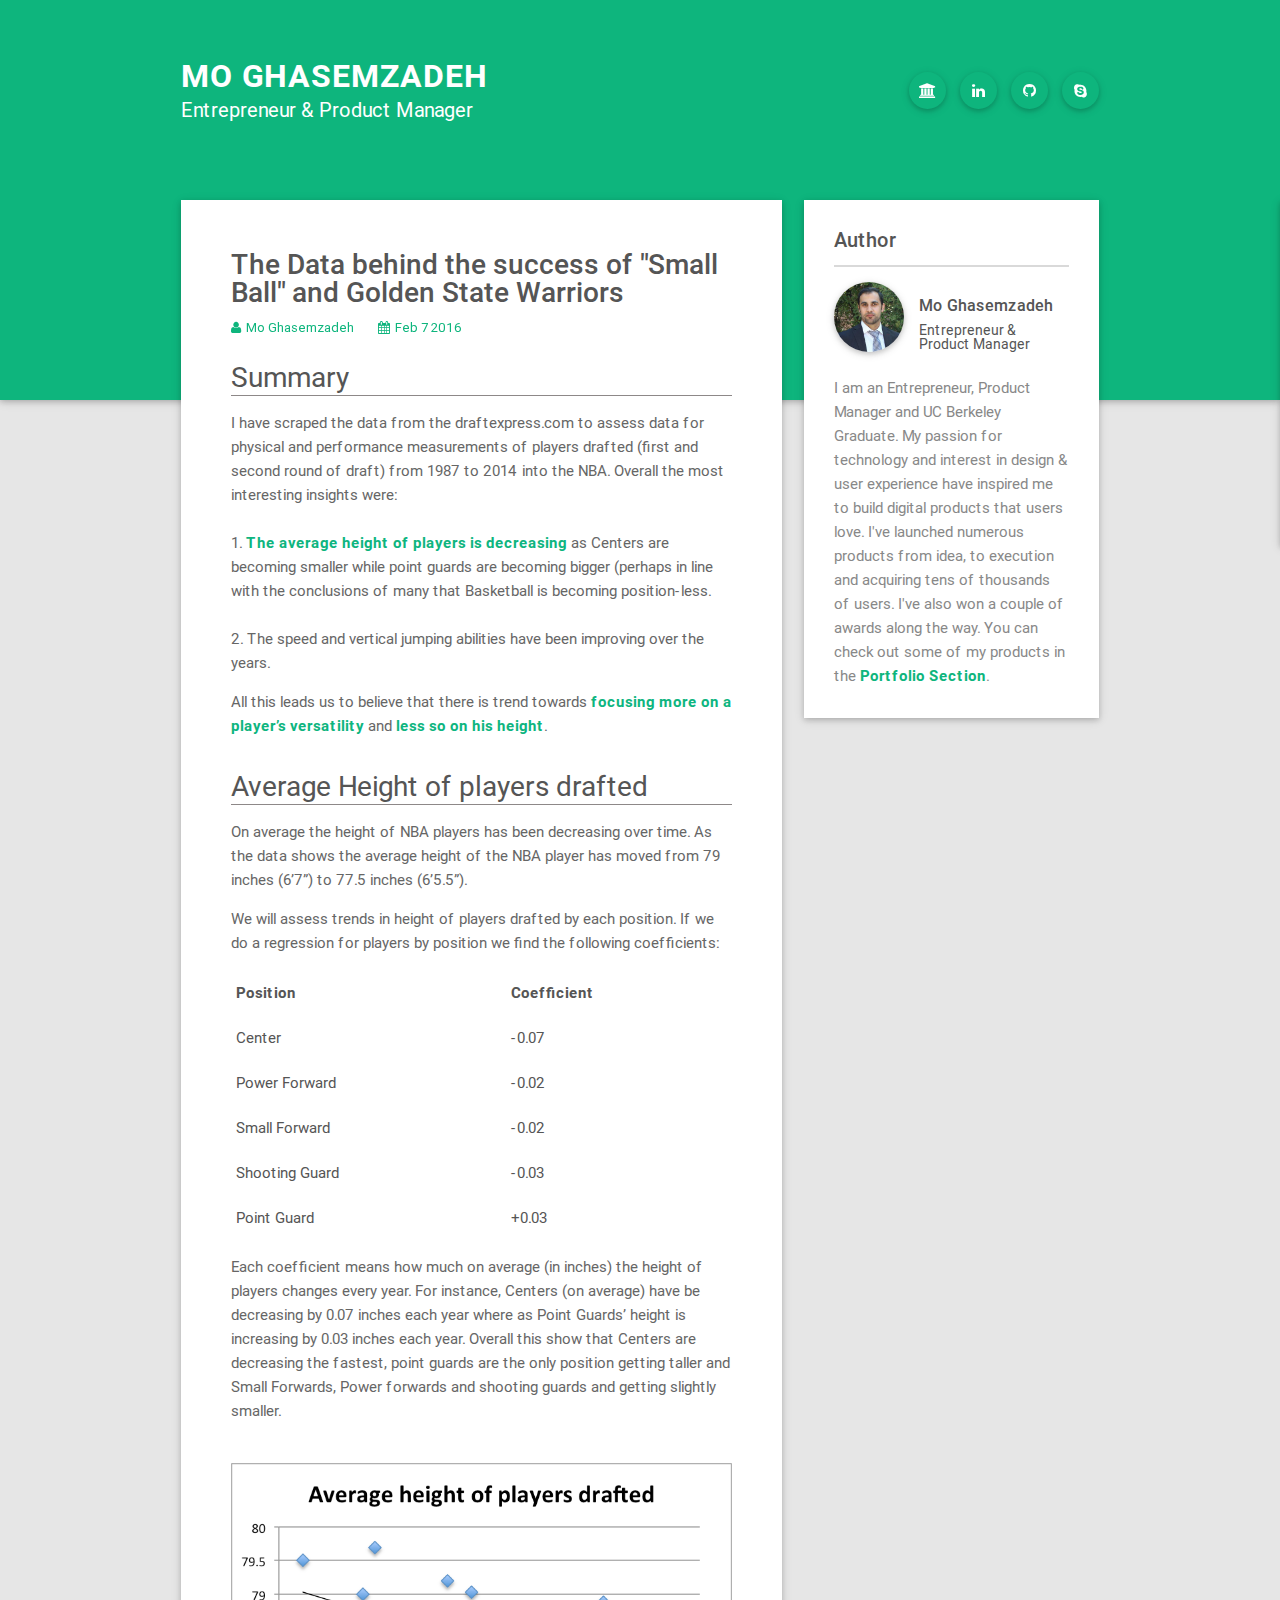
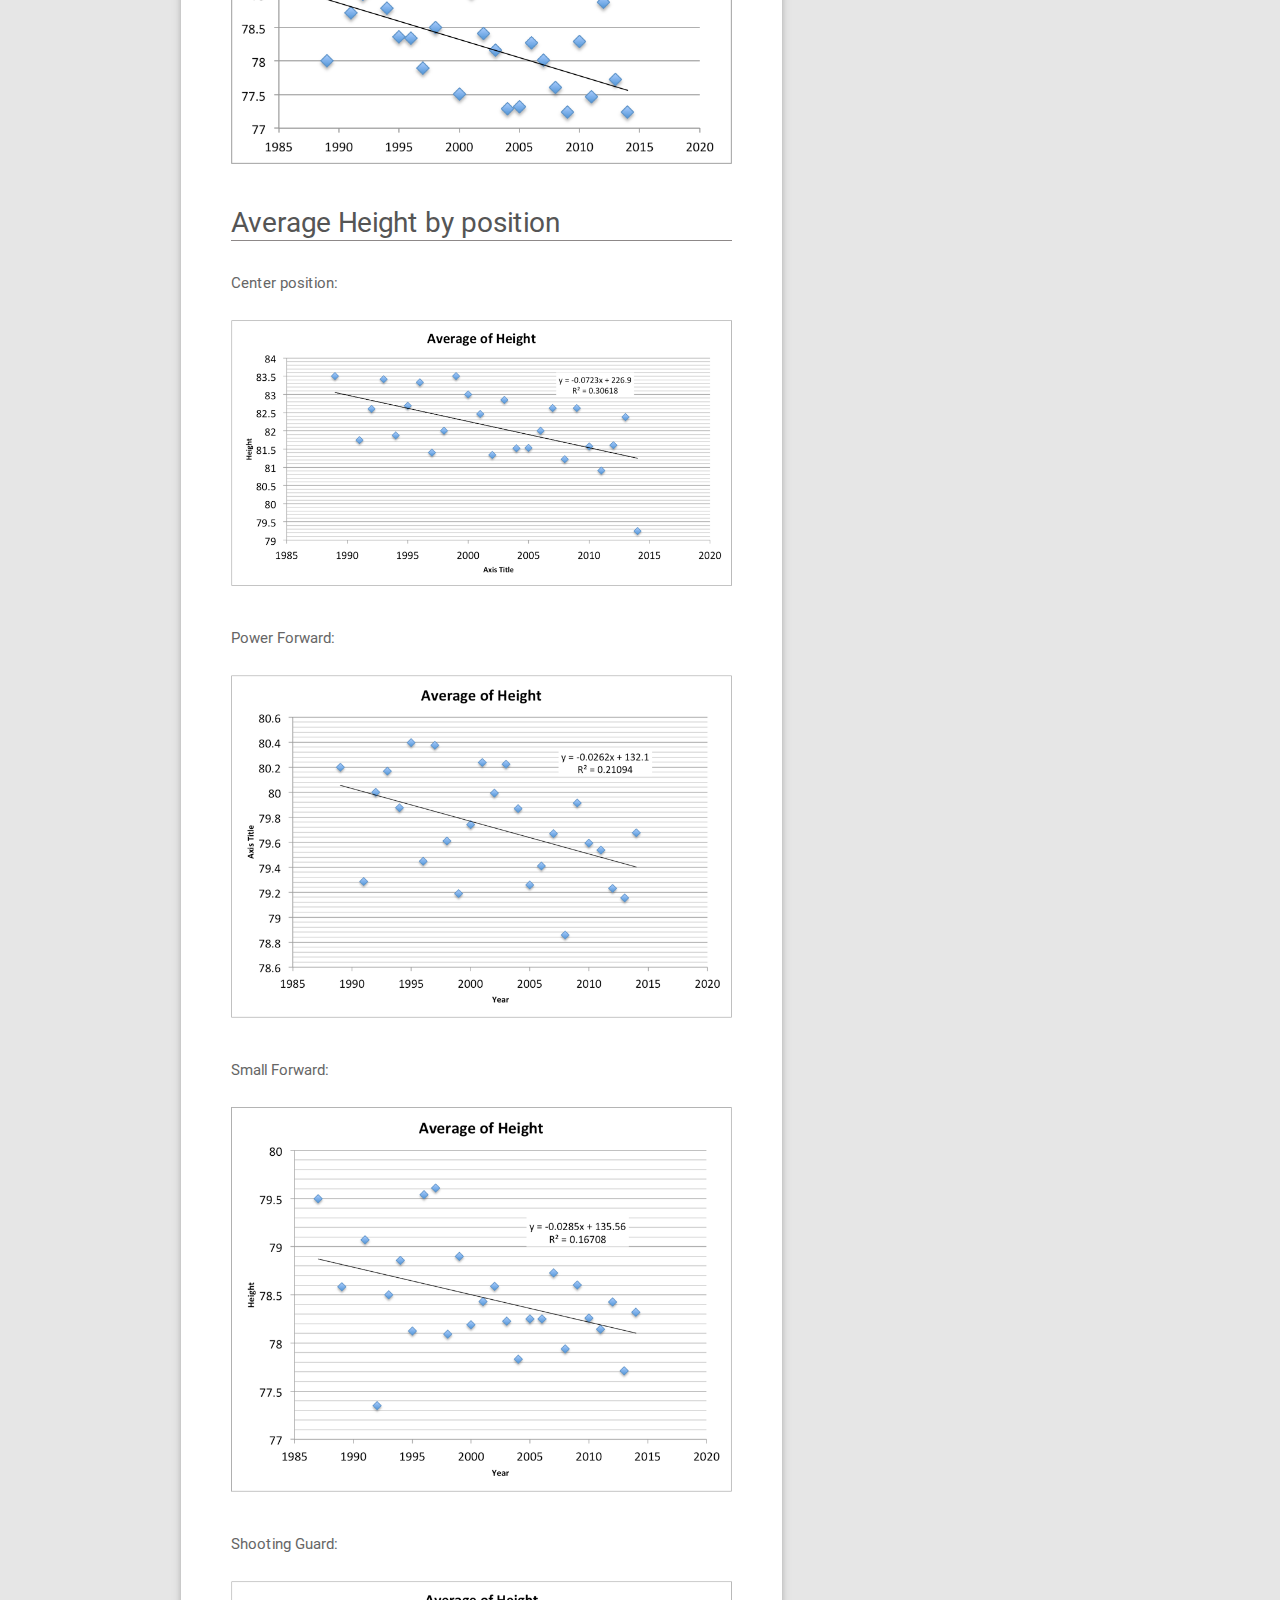
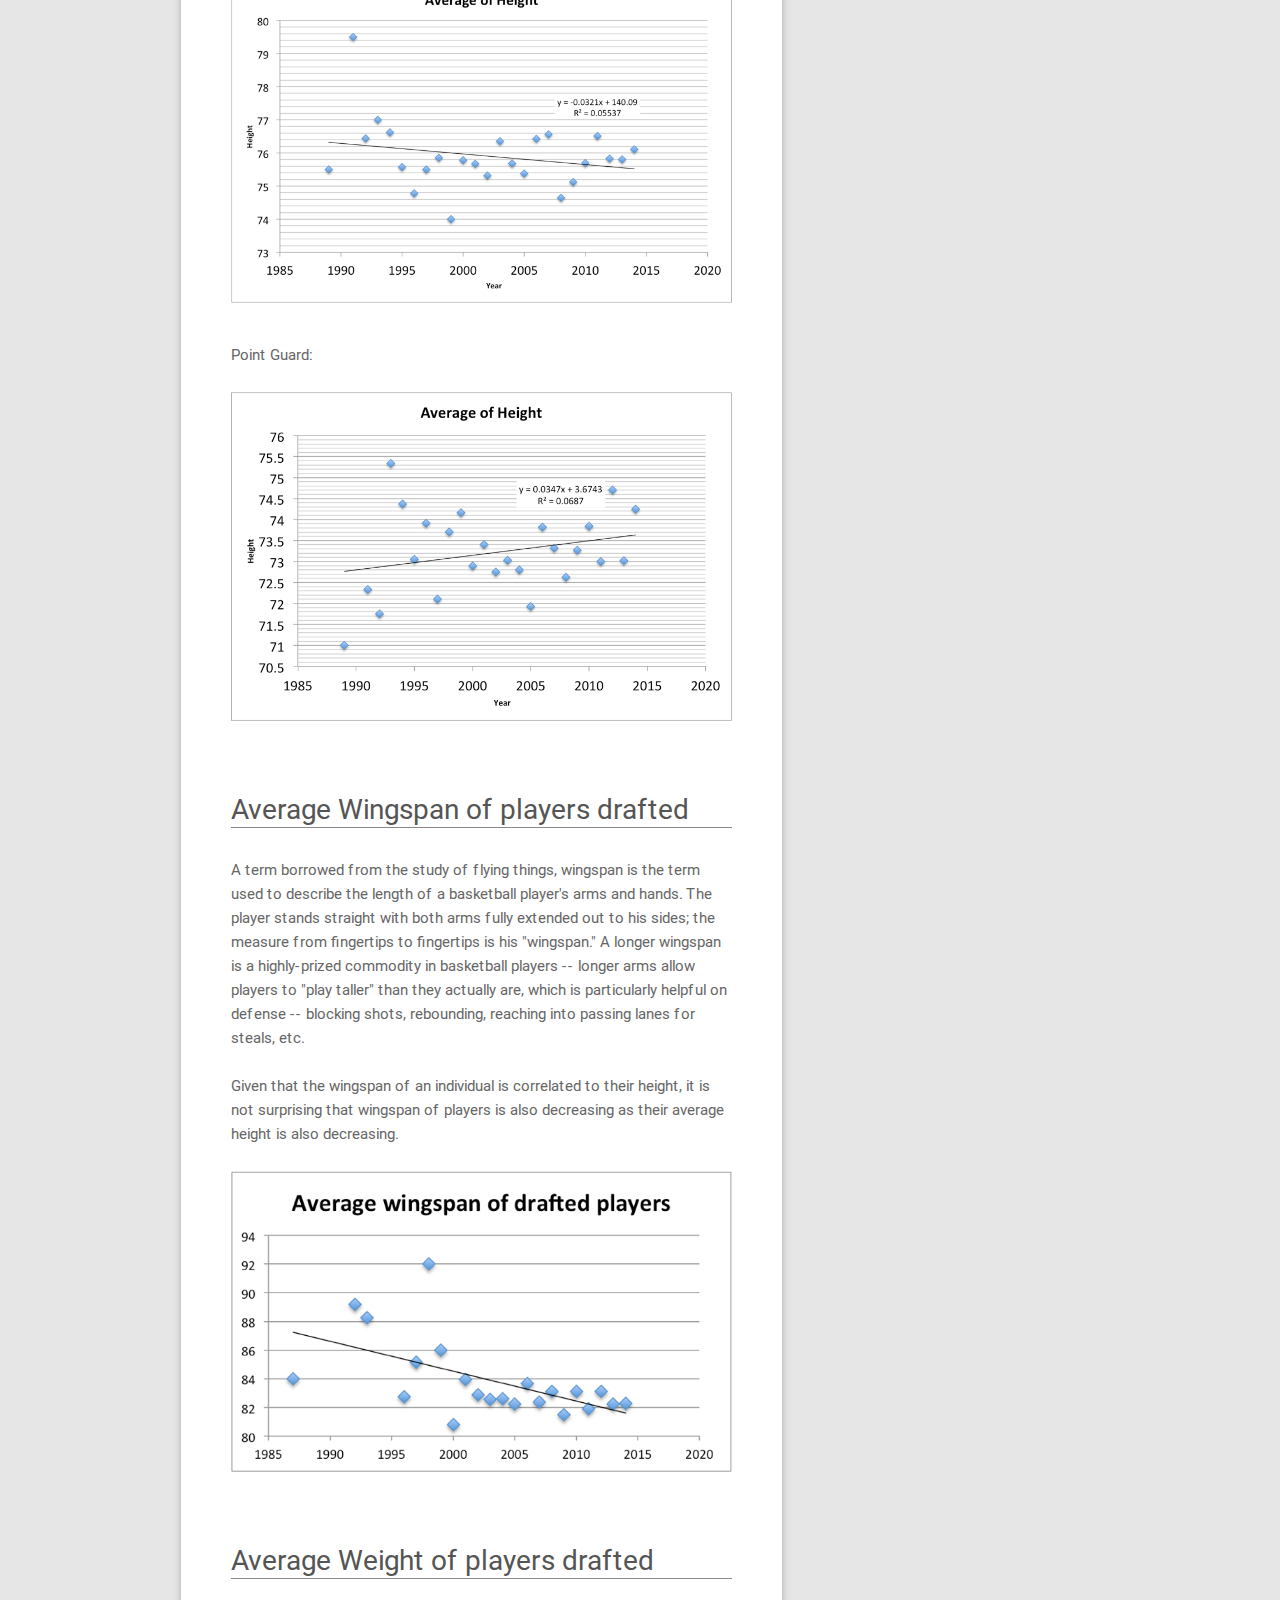
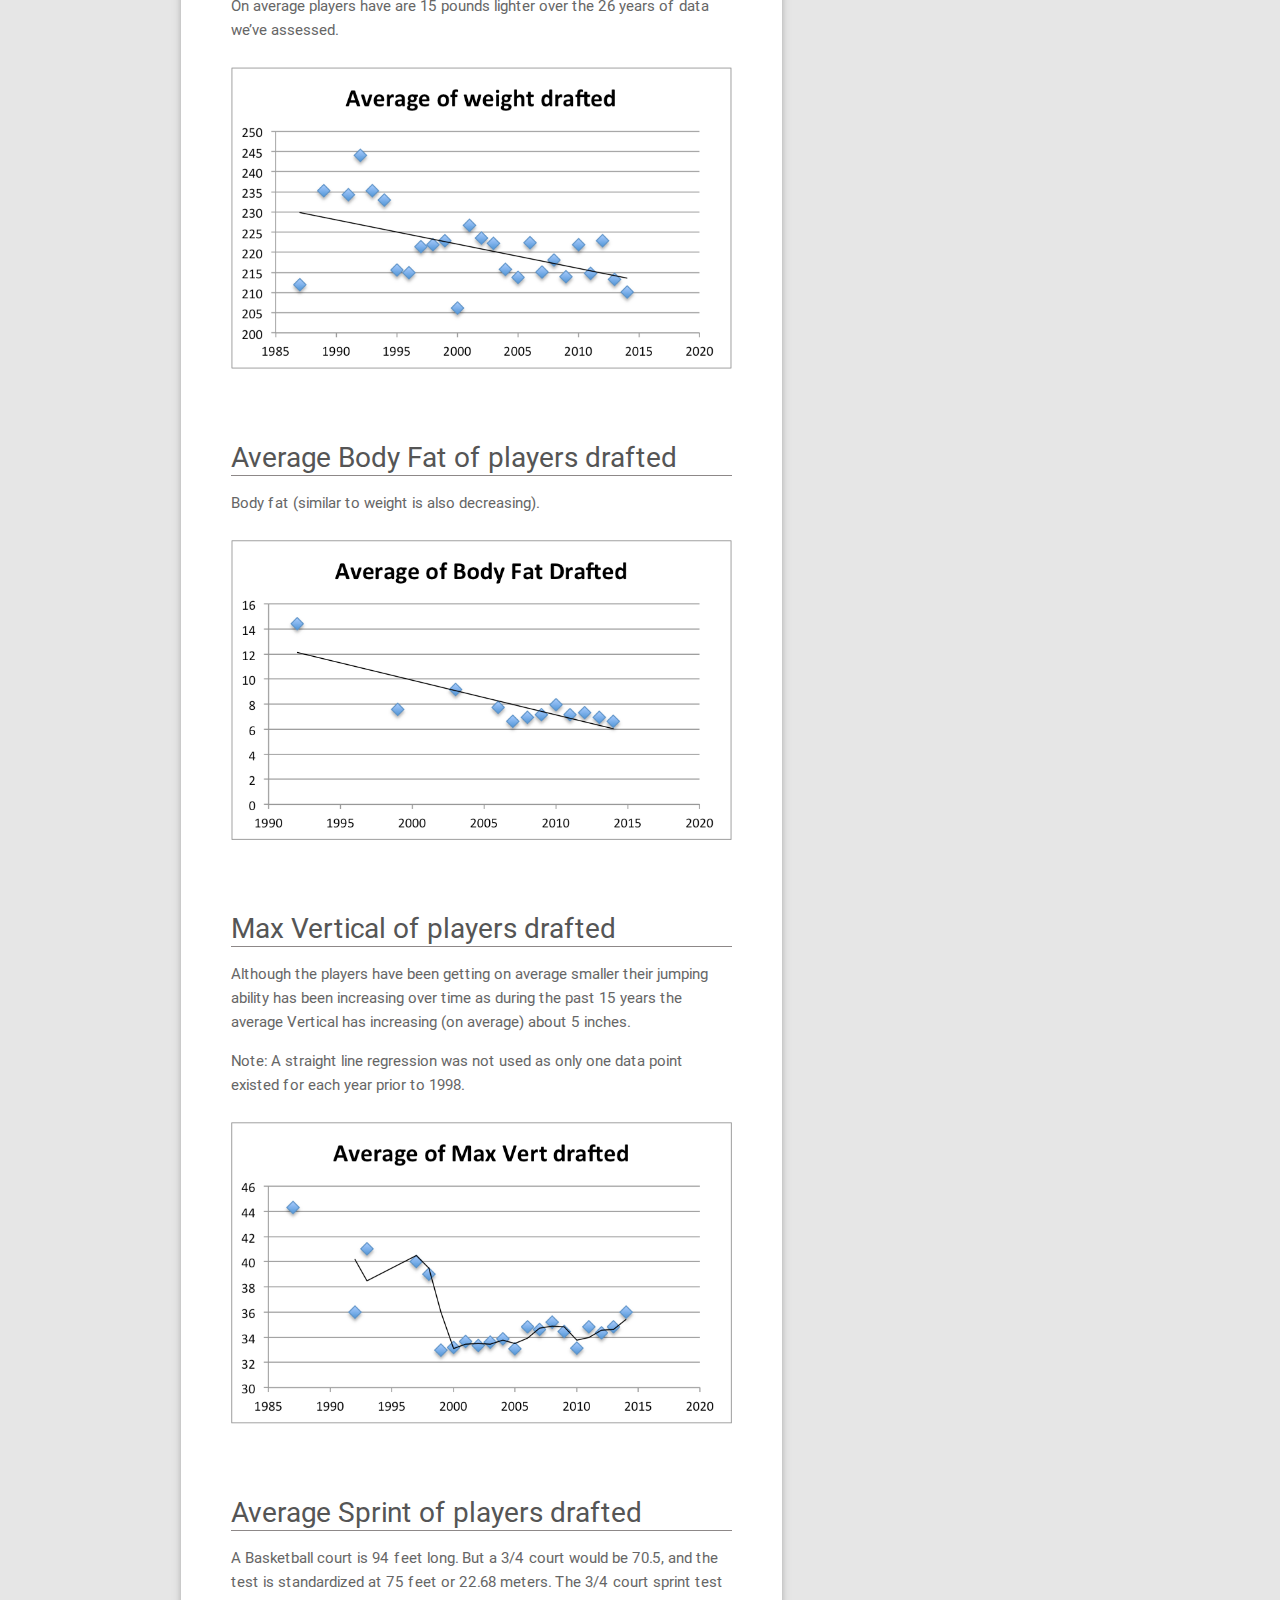
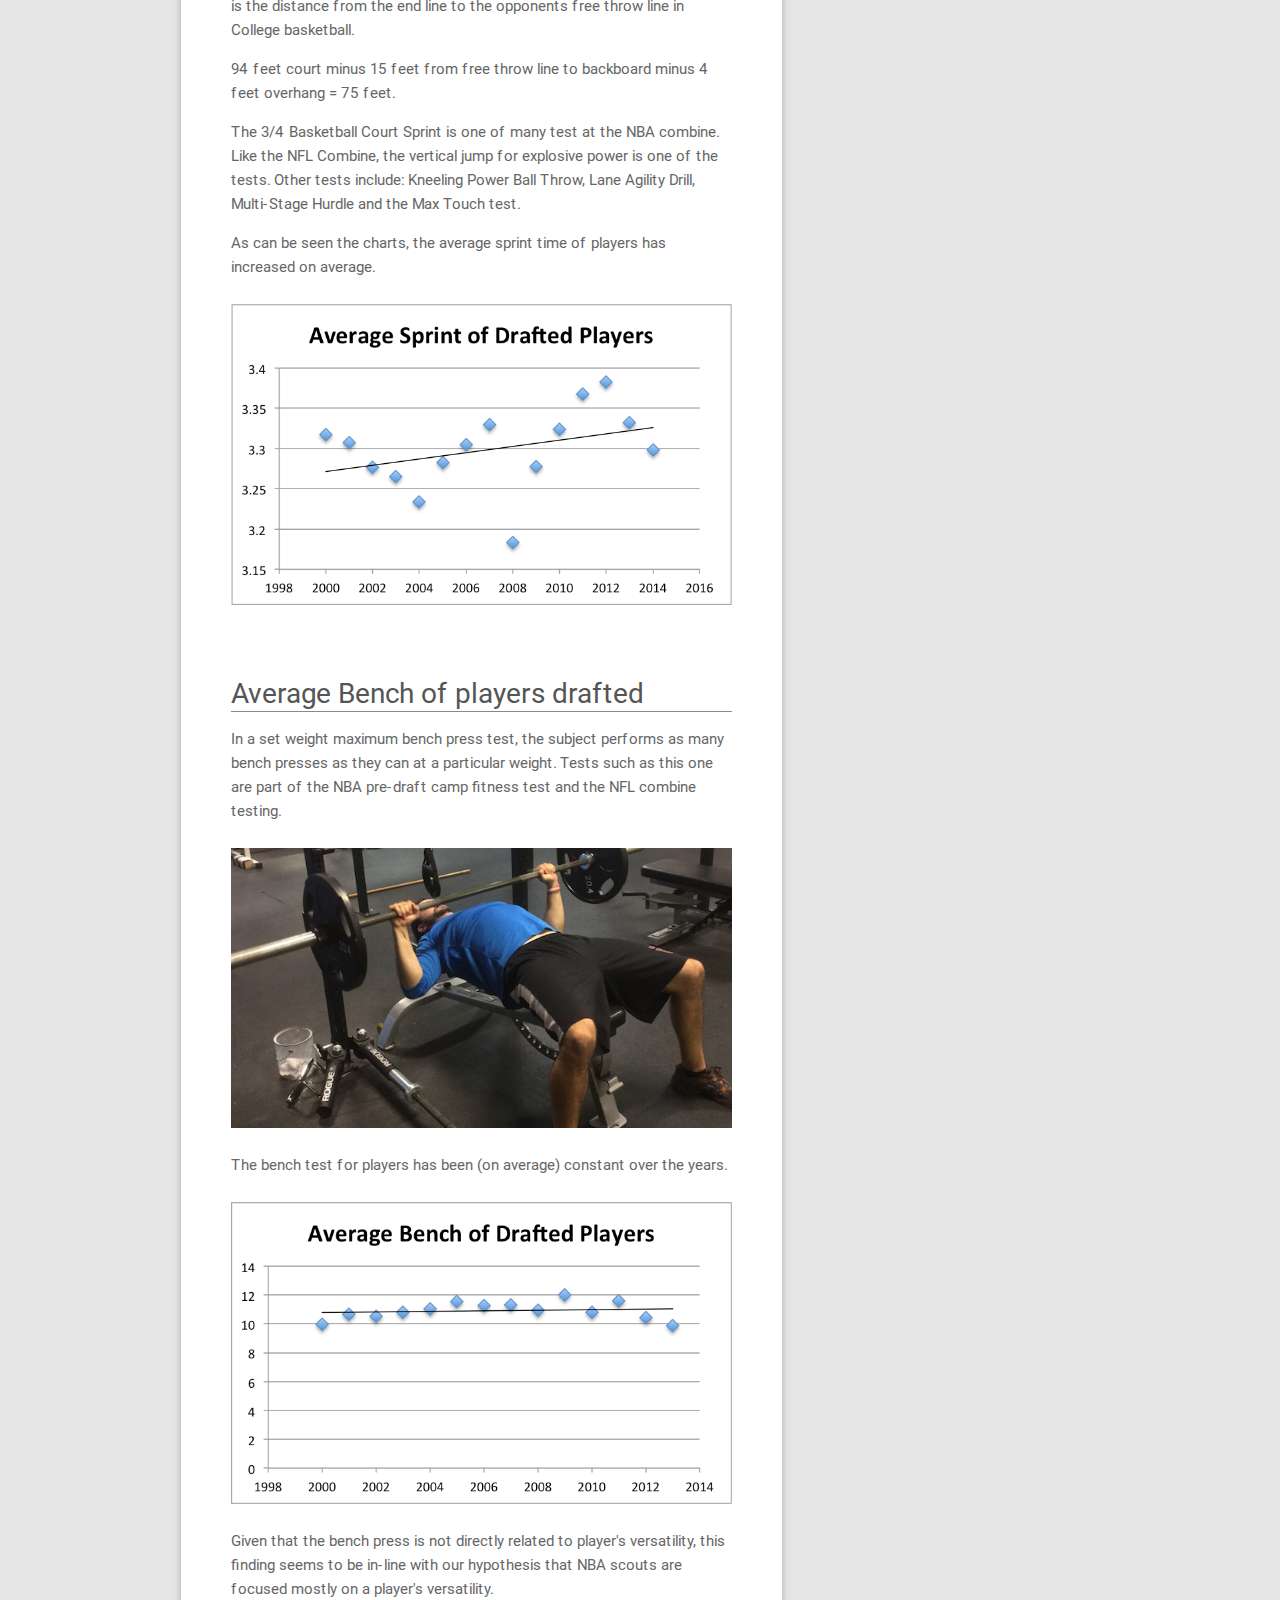
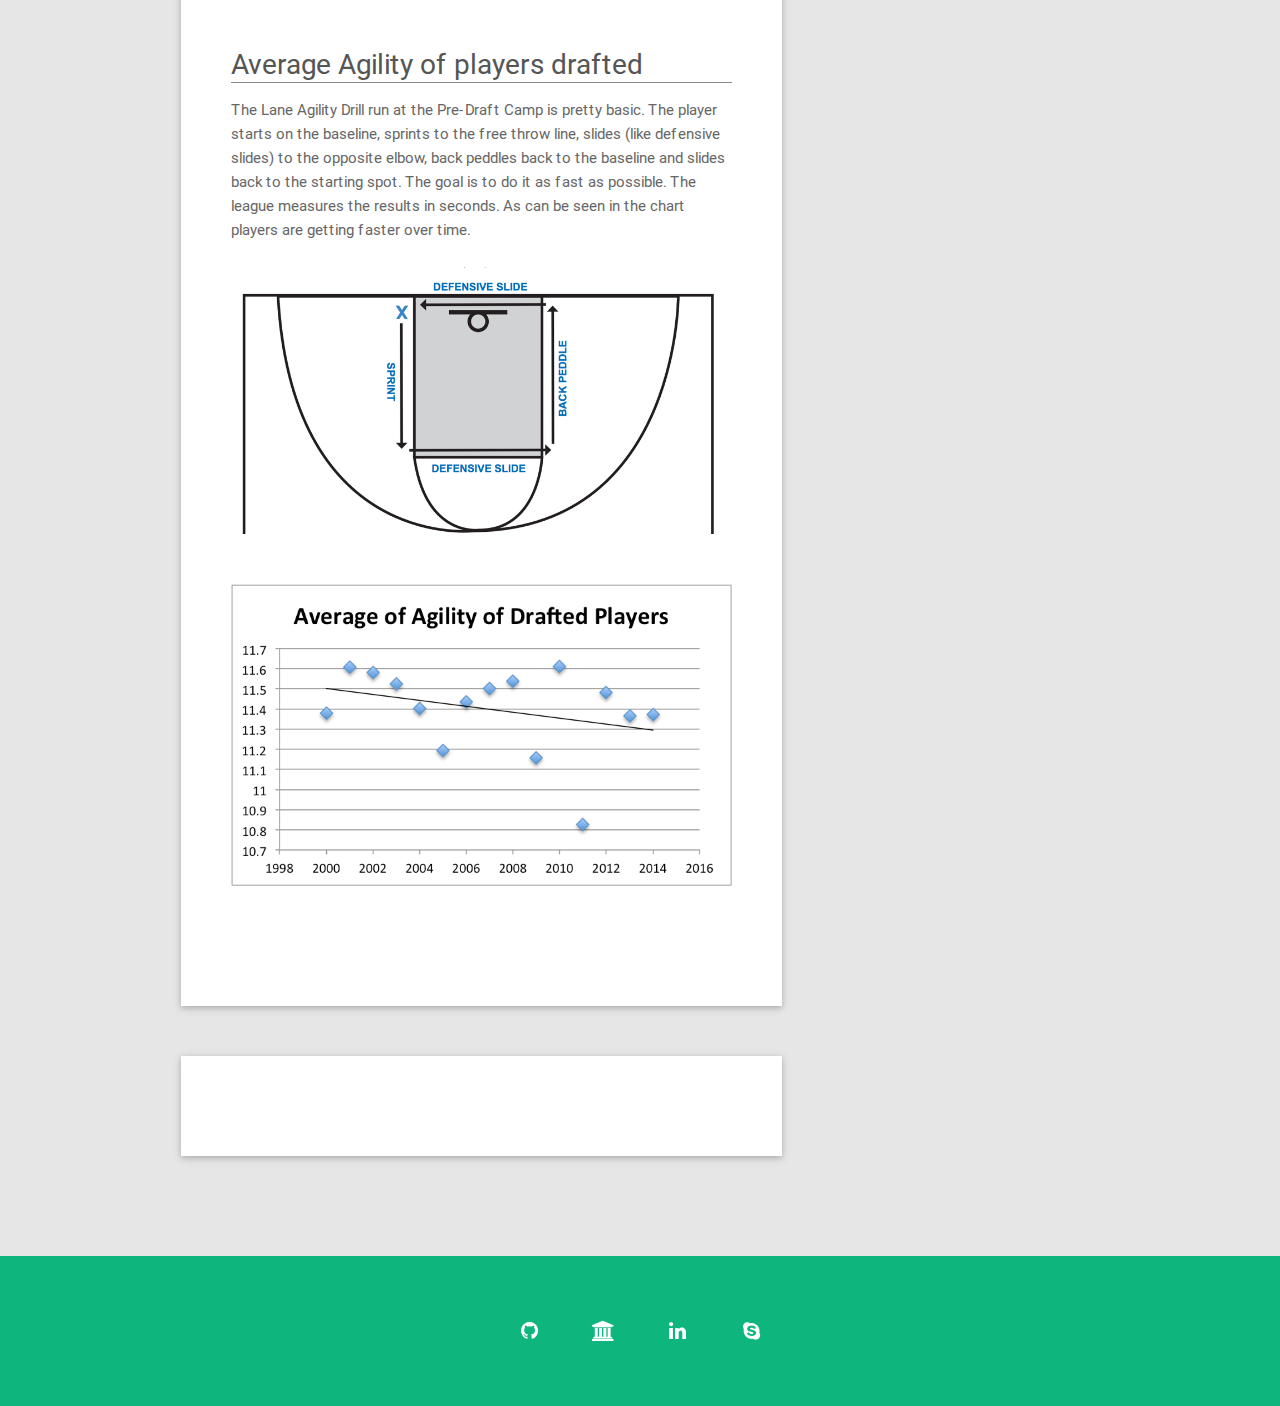
<file: bball-blog.html>
<!DOCTYPE html>
<html lang="en">
	<head>
		<meta name="description" content="">
		<meta name="keywords" content="">
		<meta charset="UTF-8">
		<meta name="author" content="Md. Junaid Khan Pathan">
		<meta name="viewport" content="width=device-width, initial-scale=1">
		<title>Blog Post</title>
		<link rel="shortcut icon" href="img/favicon.png"/>
		<link rel="apple-touch-icon" href="img/apple-touch-icon.png"/>
		<link rel="apple-touch-icon" sizes="72x72" href="img/apple-touch-icon-72x72.png"/>
		<link rel="apple-touch-icon" sizes="114x114" href="img/apple-touch-icon-114x114.png"/>
		<link rel="apple-touch-icon" sizes="144x144" href="img/apple-touch-icon-144x144.png"/>
		<link type="text/css" rel="stylesheet" href="https://fonts.googleapis.com/css?family=Roboto:400,100,100italic,300italic,300,900italic,900,700italic,700,500italic,500,400italic">
		<link type="text/css" rel="stylesheet" media="all" href="font/font-awesome/css/font-awesome.min.css"/>
		<link type="text/css" rel="stylesheet" media="all" href="css/animate.css">
		<link type="text/css" rel="stylesheet" media="all" href="css/materialize.min.css">
		<link type="text/css" rel="stylesheet" media="all" href="css/magnific-popup.css">
		<link type="text/css" rel="stylesheet" media="all" href="css/owl.carousel.css">
		<link type="text/css" rel="stylesheet" media="all" href="css/owl.theme.css">
		<link type="text/css" rel="stylesheet" media="all" href="css/owl.transitions.css">
		<link type="text/css" rel="stylesheet" media="all" href="css/style.css">
		<link class="color-scheme" type="text/css" rel="stylesheet" media="all" href="css/color-1.css">
		<link type="text/css" rel="stylesheet" media="all" href="css/responsive.css">
		<script type="text/javascript" src="js/modernizr.js"></script>
	</head>
	<body>
		<div class="preloader">
			<div class="preloader-inner">
				<div class="preloader-wrapper active">
					<div class="spinner-layer">
						<div class="circle-clipper left">
							<div class="circle"></div>
						</div>
						<div class="gap-patch">
							<div class="circle"></div>
						</div>
						<div class="circle-clipper right">
							<div class="circle"></div>
						</div>
					</div>
				</div>
			</div>
		</div>
		<header class="header header-hidden z-depth-1 shadow-change">
			<!-- <div class="site-logo"><a href="#0">TILE</a></div> -->
			<div class="menu-bar btn-floating waves-effect waves-light"><span class="fa fa-bars"></span></div>
			<!-- <div class="search-open btn-floating waves-effect waves-light"><span class="fa fa-search"></span></div>
			<div class="search-area search-area-hidden clearfix">
				<div class="search-input">
					<form>
						<fieldset>
							<input type="search" placeholder="Type Here & Hit Enter...">
						</fieldset>
					</form>
				</div>
			</div> -->
			<nav class="main-nav">
				<ul>
					<li><a href="index.html" class="waves-effect">Home</a></li>
					<li><a href="index.html#skill-section" class="skill-section-nav waves-effect">About Me</a></li>
					<li><a href="index.html#experience-section" class="experience-section-nav waves-effect">Education / Experience</a></li>
					<li><a href="index.html#portfolio-section" class="portfolio-section-nav waves-effect">Portfolio</a></li>
					<li><a href="index.html#blog-section" class="blog-section-nav waves-effect">Blog</a></li>
					<li><a href="index.html#contact-section" class="contact-section-nav waves-effect">Contact</a></li>
				</ul>
			</nav>
		</header>
		<!-- header starts -->
		<div class="site-header z-depth-1 top-section">
			<div class="container">
				<div class="row">
					<div class="col l6 m6 s12 pd-0" onclick="window.open('index.html')">
						<div class="site-header-title">
							Mo Ghasemzadeh
							<span>Entrepreneur & Product Manager</span>
						</div>
					</div>
					<div class="col l6 m6 s12 pd-0">
						<div class="site-header-contact">
							<a class="btn btn-floating waves-effect waves-light" href="https://cal.berkeley.edu/zadeh" target="_blank"><span class="fa fa-university"></span></a>
							<a class="btn btn-floating waves-effect waves-light" href="https://www.linkedin.com/in/ghasemzadeh/" target="_blank"><span class="fa fa-linkedin"></span></a>
							<a class="btn btn-floating waves-effect waves-light" href="https://www.github.com/mozadeh" target="_blank"><span class="fa fa-github"></span></a>
							<a class="btn btn-floating waves-effect waves-light" href="skype:mohammad.ghasemzadeh6?call"><span class="fa fa-skype"></span></a>
						</div>
					</div>
				</div>
			</div>
		</div>
		<!-- header ends -->
		<div class="single-blog-section">
			<div class="container">
				<div class="row">
					<div class="col l8 m8 s12 single-blog-wrapper pdl-0">
						<div class="col s12 w-block z-depth-1 shadow-change pd-50">
							<div class="single-blog-title">
								The Data behind the success of "Small Ball" and Golden State Warriors
							</div>
							<div class="single-blog-data blog-data">
								<a href="#0" class="waves-effect"><span class="fa fa-user"></span>Mo Ghasemzadeh</a>
								<a href="#0" class="waves-effect"><span class="fa fa-calendar"></span>Feb 7 2016</a>
								<!-- <a href="#0" class="waves-effect"><span class="fa fa-heart"></span>32</a> -->
							</div>
							<div class="single-blog-content">
								<h3>
									Summary
								</h3>
								<br/>
								<p>
									I have scraped the data from the draftexpress.com to assess data for physical and performance measurements of players drafted (first and second round of draft) from 1987 to 2014 into the NBA. Overall the most interesting insights were:
								<br/>
								<br/>
								1. <span style="color: #0EB57F;font-weight:700">The average height of players is decreasing</span> as Centers are becoming smaller while point guards are becoming bigger (perhaps in line with the conclusions of many that  Basketball is becoming position-less. 
								<br/>
								<br/>
								2. The speed and vertical jumping abilities have been improving over the years.
								<br/>	
								</p>
								<br/>
								<p>
									All this leads us to believe that there is trend towards <span style="color: #0EB57F;font-weight:700">focusing more on a player’s versatility</span> and <span style="color: #0EB57F;font-weight:700">less so on his height</span>.	
								</p>
								<br/><br/>
								<h3>
									Average Height of players drafted
								</h3>
								<br/>
								<p>
									On average the height of NBA players has been decreasing over time. As the data shows the average height of the NBA player has moved from 79 inches (6’7”) to 77.5 inches (6’5.5”). 
								</p>
								<br/>
								<p>
									We will assess trends in height of players drafted by each position. If we do a regression for players by position we find the following coefficients:
								</p>
								<br/>
								<p>
									<table>
										<tr>
											<th>
												Position
											</th>
											<th>
												Coefficient
											</th>	
										</tr>
										<tr>
											<td>
												Center
											</td>
											<td>
												-0.07
											</td>
										<tr>
										<tr>
											<td>
												Power Forward
											</td>
											<td>
												-0.02
											</td>
										<tr>
										<tr>
											<td>
												Small Forward
											</td>
											<td>
												-0.02
											</td>
										<tr>
										<tr>
											<td>
												Shooting Guard
											</td>
											<td>
												-0.03
											</td>
										<tr>
										<tr>
											<td>
												Point Guard
											</td>
											<td>
												+0.03
											</td>
										<tr>		
									</table>
								</p>
								<br/>
								<p>
									Each coefficient means how much on average (in inches) the height of players changes every year. For instance, Centers (on average) have be decreasing by 0.07 inches each year where as Point Guards’ height is increasing by 0.03 inches each year. Overall this show that Centers are decreasing the fastest, point guards are the only position getting taller and Small Forwards, Power forwards and shooting guards and getting slightly smaller.
								</p>	
								<br/>
								
								<img src="img/blog/bball1.png">
								<br/>
								<br/>
								<h3>
									Average Height by position
								</h3>
								<br/>
								<br/>
								<p>
									Center position:
									<img src="img/blog/bball2.png">
								</p>
								<br/>
								<p>
									Power Forward:
									<img src="img/blog/bball3.png">
								</p>
								<br/>
								<p>
									Small Forward:
									<img src="img/blog/bball4.png">
								</p>
								<br/>
								<p>
									Shooting Guard:
									<img src="img/blog/bball5.png">
								</p>
								<br/>
								<p>
									Point Guard:
									<img src="img/blog/bball6.png">
								</p>
								<br/>
								<br/>
								<br/>
								<h3>
									Average Wingspan of players drafted
								</h3>
								<br/>
								<br/>
								<p>
									A term borrowed from the study of flying things, wingspan is the term used to describe the length of a basketball player's arms and hands. The player stands straight with both arms fully extended out to his sides; the measure from fingertips to fingertips is his "wingspan." A longer wingspan is a highly-prized commodity in basketball players -- longer arms allow players to "play taller" than they actually are, which is particularly helpful on defense -- blocking shots, rebounding, reaching into passing lanes for steals, etc.
									<br/>
									<br/>
									Given that the wingspan of an individual is correlated to their height, it is not surprising that wingspan of players is also decreasing as their average height is also decreasing.
									<img src="img/blog/bball7.png">
								</p>
								<br/>
								<br/>
								<br/>
								<h3>
									Average Weight of players drafted
								</h3>
								<br/>
								<p>
									On average players have are 15 pounds lighter over the 26 years of data we’ve assessed.
									<img src="img/blog/bball8.png">
								</p>
								<br/>
								<br/>
								<br/>
								<h3>
									Average Body Fat of players drafted
								</h3>
								<br/>
								<p>
									Body fat (similar to weight is also decreasing).
									<img src="img/blog/bball9.png">
								</p>
								<br/>
								<br/>
								<br/>
								<h3>
									Max Vertical of players drafted
								</h3>
								<br/>
								<p>
									Although the players have been getting on average smaller their jumping ability has been increasing over time as during the past 15 years the average Vertical has increasing (on average) about 5 inches. 
								</p>
								<br/>
								<p>
									Note: A straight line regression was not used as only one data point existed for each year prior to 1998.
									<img src="img/blog/bball10.png">
								</p>
								<br/>
								<br/>
								<br/>
								<h3>
									Average Sprint of players drafted
								</h3>
								<br/>
								<p>
									A Basketball court is 94 feet long.  But a 3/4 court would be 70.5, and the test is standardized at 75 feet or 22.68 meters.  The 3/4 court sprint test is the distance from the end line to the opponents free throw line in College basketball.
								</p>
								<br/>
								<p>
									94 feet court minus 15 feet from free throw line to backboard minus 4 feet overhang = 75 feet.
								</p>
								<br/>
								<p>
									The 3/4 Basketball Court Sprint is one of many test at the NBA combine.  Like the NFL Combine, the vertical jump for explosive power is one of the tests.  Other tests include: Kneeling Power Ball Throw, Lane Agility Drill, Multi-Stage Hurdle and the Max Touch test.
								</p>
								<br/>
								<p>
									As can be seen the charts, the average sprint time of players has increased on average.
									<img src="img/blog/bball11.png">
								</p>
								<br/>	
								<br/>
								<br/>
								<h3>
									Average Bench of players drafted
								</h3>
								<br/>
								<p>
									In a set weight maximum bench press test, the subject performs as many bench presses as they can at a particular weight. Tests such as this one are part of the NBA pre-draft camp fitness test and the NFL combine testing.
									<img src="img/blog/bballbench.jpg">
									The bench test for players has been (on average) constant over the years.
									<img src="img/blog/bball12.png">
									Given that the bench press is not directly related to player's versatility, this finding seems to be in-line with our hypothesis that NBA scouts are focused mostly on a player's versatility.
								</p>
								<br/>
								<br/>
								<br/>
								<h3>
									Average Agility of players drafted
								</h3>
								<br/>
								<p>
									The Lane Agility Drill run at the Pre-Draft Camp is pretty basic. The player starts on the baseline, sprints to the free throw line, slides (like defensive slides) to the opposite elbow, back peddles back to the baseline and slides back to the starting spot. The goal is to do it as fast as possible. The league measures the results in seconds.  As can be seen in the chart players are getting faster over time.

									<img src="img/blog/bball13.png">
									<img src="img/blog/bball14.png">
								</p>
								<br/>
								<br/>
								<br/>
								

							</div>
						</div>
						<div class="col s12 single-blog-comment w-block z-depth-1 shadow-change pd-50 mgt-50">
							<div id="disqus_thread"></div>
							<script>
								/**
								*  RECOMMENDED CONFIGURATION VARIABLES: EDIT AND UNCOMMENT THE SECTION BELOW TO INSERT DYNAMIC VALUES FROM YOUR PLATFORM OR CMS.
								*  LEARN WHY DEFINING THESE VARIABLES IS IMPORTANT: https://disqus.com/admin/universalcode/#configuration-variables*/
								/*
								var disqus_config = function () {
								this.page.url = PAGE_URL;  // Replace PAGE_URL with your page's canonical URL variable
								this.page.identifier = PAGE_IDENTIFIER; // Replace PAGE_IDENTIFIER with your page's unique identifier variable
								};
								*/
								(function() { // DON'T EDIT BELOW THIS LINE
								var d = document, s = d.createElement('script');
								s.src = '//mozadeh-1.disqus.com/embed.js';
								s.setAttribute('data-timestamp', +new Date());
								(d.head || d.body).appendChild(s);
								})();
							</script>
							<noscript>Please enable JavaScript to view the <a href="https://disqus.com/?ref_noscript">comments powered by Disqus.</a></noscript>
						</div>
					</div>
					<div class="col l4 m4 s12 sidebar-wrapper pdr-0">
						<div class="fixme col s12 single-sidebar w-block z-depth-1 shadow-change pd-30">
							<div class="sidebar-title">
								Author
							</div>
							<div class="author-content">
								<img src="img/me.jpg" alt="Author Image"/>
								<div class="author-data">
									Mo Ghasemzadeh
									<span>Entrepreneur & <br/>Product Manager</span>
								</div>
								<p>
									I am an Entrepreneur, Product Manager and UC Berkeley Graduate. My passion for technology and interest in design & user experience have inspired me to build digital products that users love. I've launched numerous products from idea, to execution and acquiring tens of thousands of users. I've also won a couple of awards along the way. You can check out some of my products in the <a href="index.html#portfolio-section" style="color:#0eb57d"><b>Portfolio Section</b></a>. 
								</p>
							</div>
						</div>
						<!-- <div class="col s12 single-sidebar w-block z-depth-1 shadow-change pdt-30 pdr-30 pdb-40 pdl-30">
							<div class="sidebar-title">
								Related Post
							</div>
							<div class="related-post-content">
								<div class="related-post-single">
									<div class="related-post-img">
										<img src="img/blog/thumb/bt.jpg" alt="Blog Thumbnail"/>
									</div>
									<div class="related-post-title">
										<a href="#0">Related Post Title In Sidebar</a>
									</div>
									<div class="related-post-author">
										<a href="#0"><span class="fa fa-user"></span>John Doe</a>
									</div>
								</div>
								<div class="related-post-single">
									<div class="related-post-img">
										<img src="img/blog/thumb/bt.jpg" alt="Blog Thumbnail"/>
									</div>
									<div class="related-post-title">
										<a href="#0">Related Post Title In Sidebar</a>
									</div>
									<div class="related-post-author">
										<a href="#0"><span class="fa fa-user"></span>John Doe</a>
									</div>
								</div>
								<div class="related-post-single">
									<div class="related-post-img">
										<img src="img/blog/thumb/bt.jpg" alt="Blog Thumbnail"/>
									</div>
									<div class="related-post-title">
										<a href="#0">Related Post Title In Sidebar</a>
									</div>
									<div class="related-post-author">
										<a href="#0"><span class="fa fa-user"></span>John Doe</a>
									</div>
								</div>
							</div>
						</div> -->
						<!-- <div class="col s12 single-sidebar w-block z-depth-1 shadow-change pd-30">
							<div class="sidebar-title">
								Category
							</div>
							<div class="category-content">
								<a href="#0">Data Structure</a>
								<a href="#0">Algorithm</a>
								<a href="#0">Discrete Math</a>
								<a href="#0">Data Analysis</a>
								<a href="#0">Machine Learning</a>
								<a href="#0">Artificial Intelligece</a>
							</div>
						</div>
						<div class="col s12 single-sidebar w-block z-depth-1 shadow-change pd-30">
							<div class="sidebar-title">
								Archive
							</div>
							<div class="archive-content">
								<a href="#0">May - 2016</a>
								<a href="#0">April - 2016</a>
								<a href="#0">March - 2016</a>
								<a href="#0">February - 2016</a>
								<a href="#0">January - 2016</a>
								<a href="#0">December - 2015</a>
								<a href="#0">November - 2015</a>
								<a href="#0">October - 2015</a>
							</div>
						</div> -->
					</div>
				</div>
			</div>
		</div>
		<footer class="footer">
			<div class="container">
				<div class="row">
					<div class="col s12">
						<a class="btn btn-floating waves-effect waves-light back-to-top animatescroll-link" onclick="$('html').animatescroll();" href="#0">
							<span class="fa fa-angle-up"></span>
						</a>
						<div class="social-links">
							<a class="waves-effect waves-light" href="https://www.github.com/mozadeh" target="_blank"><span class="fa fa-github"></span></a>
							<a class="waves-effect waves-light" href="https://cal.berkeley.edu/zadeh" target="_blank"><span class="fa fa-university"></span></a>
							<a class="waves-effect waves-light" href="https://www.linkedin.com/in/ghasemzadeh/" target="_blank"><span class="fa fa-linkedin"></span></a>
							<a class="waves-effect waves-light" href="skype:mohammad.ghasemzadeh6?call"><span class="fa fa-skype"></span></a>
						</div>
					</div>
				</div>
			</div>
		</footer>
		<div class="color-scheme-select">
			<div class="color-scheme-title">
				20 Awesome Colors
			</div>
			<div id="color-1" class="color-scheme-content" style="background:#0EB57D"></div>
			<div id="color-2" class="color-scheme-content" style="background:#2196F3"></div>
			<div id="color-3" class="color-scheme-content" style="background:#FF1902"></div>
			<div id="color-4" class="color-scheme-content" style="background:#FF9800"></div>
			<div id="color-5" class="color-scheme-content" style="background:#E91E63"></div>
			<div id="color-6" class="color-scheme-content" style="background:#009688"></div>
			<div id="color-7" class="color-scheme-content" style="background:#FF5722"></div>
			<div id="color-8" class="color-scheme-content" style="background:#9EC139"></div>
			<div id="color-9" class="color-scheme-content" style="background:#9C27B0"></div>
			<div id="color-10" class="color-scheme-content" style="background:#4CAF50"></div>
			<div id="color-11" class="color-scheme-content" style="background:#795548"></div>
			<div id="color-12" class="color-scheme-content" style="background:#FF007F"></div>
			<div id="color-13" class="color-scheme-content" style="background:#673AB7"></div>
			<div id="color-14" class="color-scheme-content" style="background:#8BC34A"></div>
			<div id="color-15" class="color-scheme-content" style="background:#3E2723"></div>
			<div id="color-16" class="color-scheme-content" style="background:#FF7711"></div>
			<div id="color-17" class="color-scheme-content" style="background:#BF9C4F"></div>
			<div id="color-18" class="color-scheme-content" style="background:#33691E"></div>
			<div id="color-19" class="color-scheme-content" style="background:#607D8B"></div>
			<div id="color-20" class="color-scheme-content" style="background:#FF7077"></div>
			<!-- <div class="color-scheme-select-btn">
				<span class="fa fa-cog"></span>
			</div> -->
		</div>
		<script type="text/javascript" src="js/jquery-2.1.1.min.js"></script>
		<script type="text/javascript">
			$(window).scroll(function() {
				if ( $(window).scrollTop() > amountScrolled ) {
					$('a.back-to-top').fadeIn('slow');
				} else {
					$('a.back-to-top').fadeOut('slow');
				}
			});

			var fixmeTop = $('.fixme').offset().top;
			$(window).scroll(function() {
			    var currentScroll = $(window).scrollTop();
			    if (currentScroll >= fixmeTop) {
			        $('.fixme').css({
			            position: 'fixed',
			            top: '0',
			    		width: '23%'
			        });
			    } else {
			        $('.fixme').css({
			            position: '',
			            width: '',
			            top: ''
			        });
			    }
			});

			$('a.back-to-top').click(function() {
				$('html, body').animate({
					scrollTop: 0
				}, 700);
				return false;
			});

			$('body').prepend('<a href="#" class="back-to-top">Back to Top</a>');
			var amountScrolled = 300;

			
		</script>
		<script type="text/javascript" src="js/animatescroll.js"></script>
		<script type="text/javascript" src="js/materialize.min.js"></script>
		<script type="text/javascript" src="js/device.min.js"></script>
		<script type="text/javascript" src="js/imagesloaded.pkgd.min.js"></script>
		<script type="text/javascript" src="js/isotope.js"></script>
		<script type="text/javascript" src="js/magnific-popup.js"></script>
		<script type="text/javascript" src="js/masonry.pkgd.min.js"></script>
		<script type="text/javascript" src="js/owl.carousel.js"></script>
		<!--<script type="text/javascript" src="js/smoothscroll.js"></script>-->
		<script type="text/javascript" src="js/validator.min.js"></script>
		<script type="text/javascript" src="js/waypoints.min.js"></script>
		<script type="text/javascript" src="js/wow.js"></script>
		<script src="http://maps.google.com/maps/api/js?sensor=true"></script>
		<script type="text/javascript" src="js/custom.js"></script>
		<script>
			(function(i,s,o,g,r,a,m){i['GoogleAnalyticsObject']=r;i[r]=i[r]||function(){
			(i[r].q=i[r].q||[]).push(arguments)},i[r].l=1*new Date();a=s.createElement(o),
			m=s.getElementsByTagName(o)[0];a.async=1;a.src=g;m.parentNode.insertBefore(a,m)
			})(window,document,'script','https://www.google-analytics.com/analytics.js','ga');

			ga('create', 'UA-92414706-1', 'auto');
			ga('send', 'pageview');

		</script>
	</body>
</html>
</file>
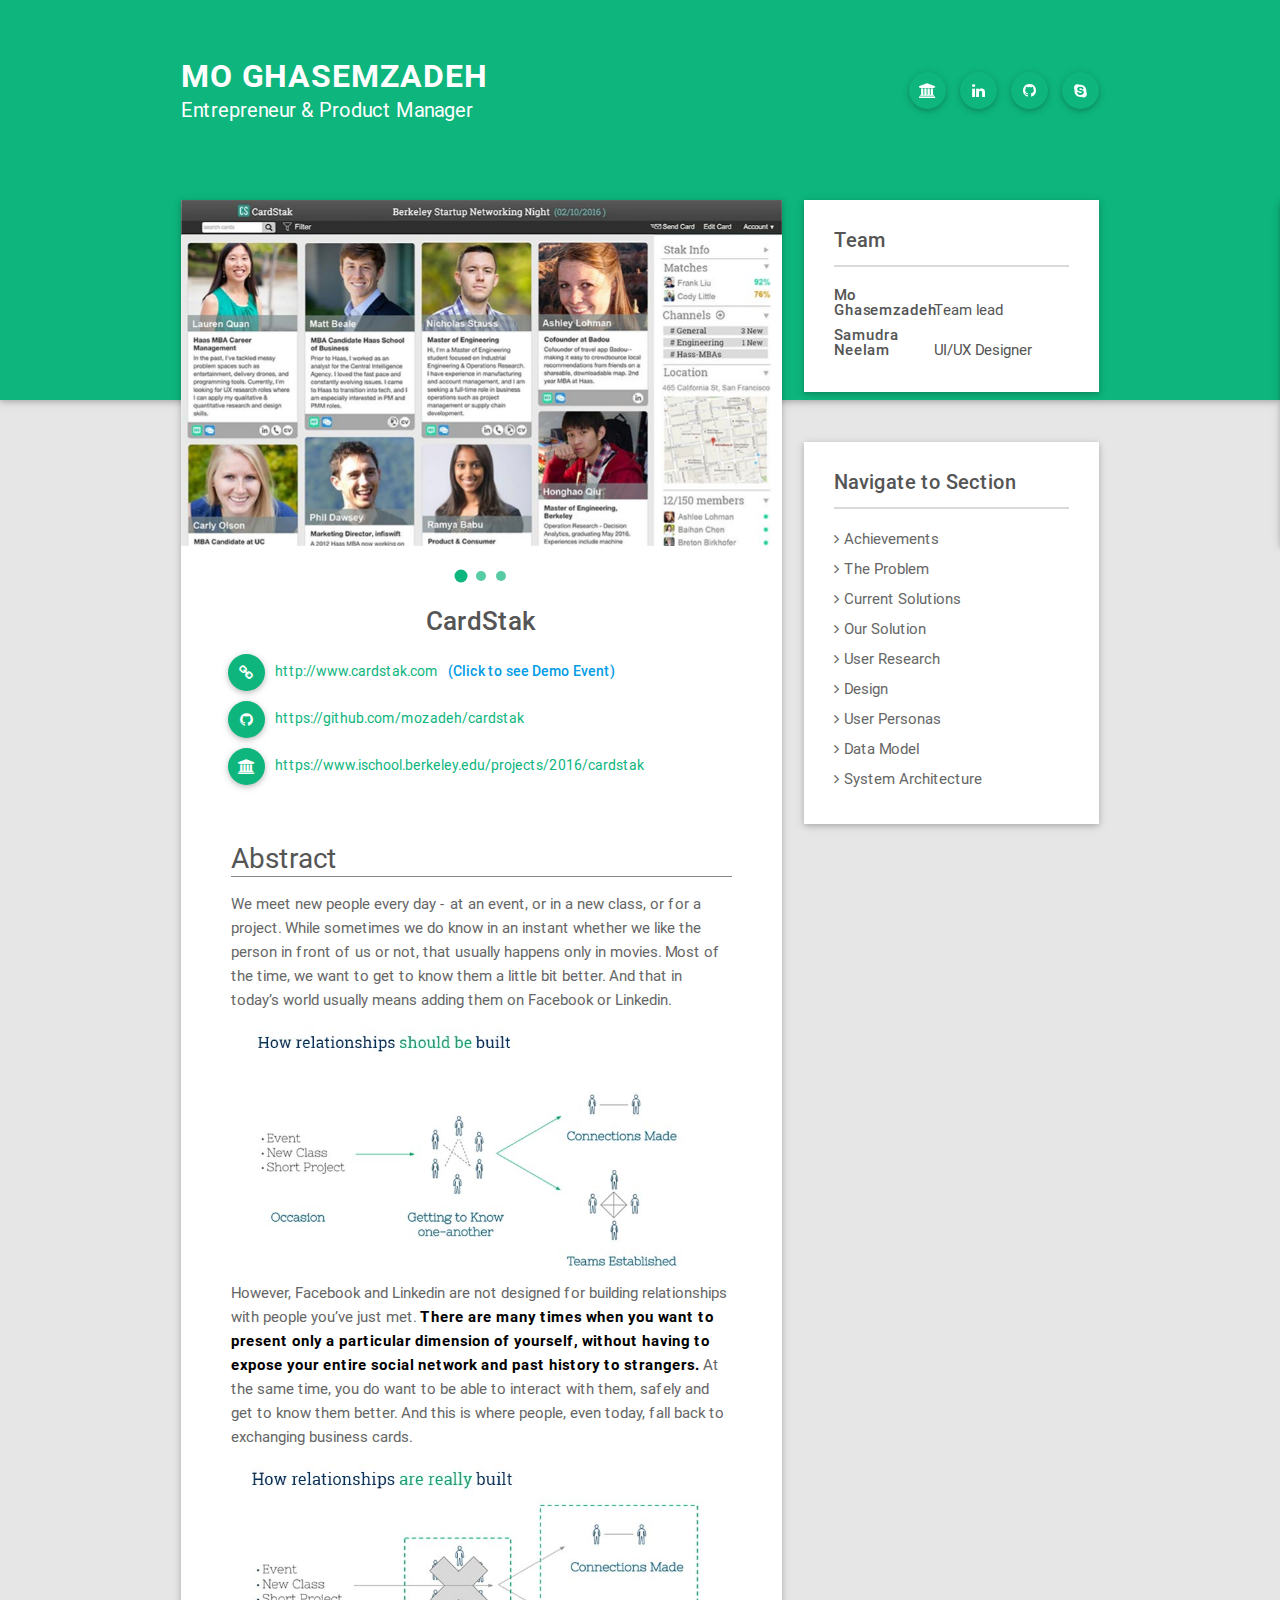
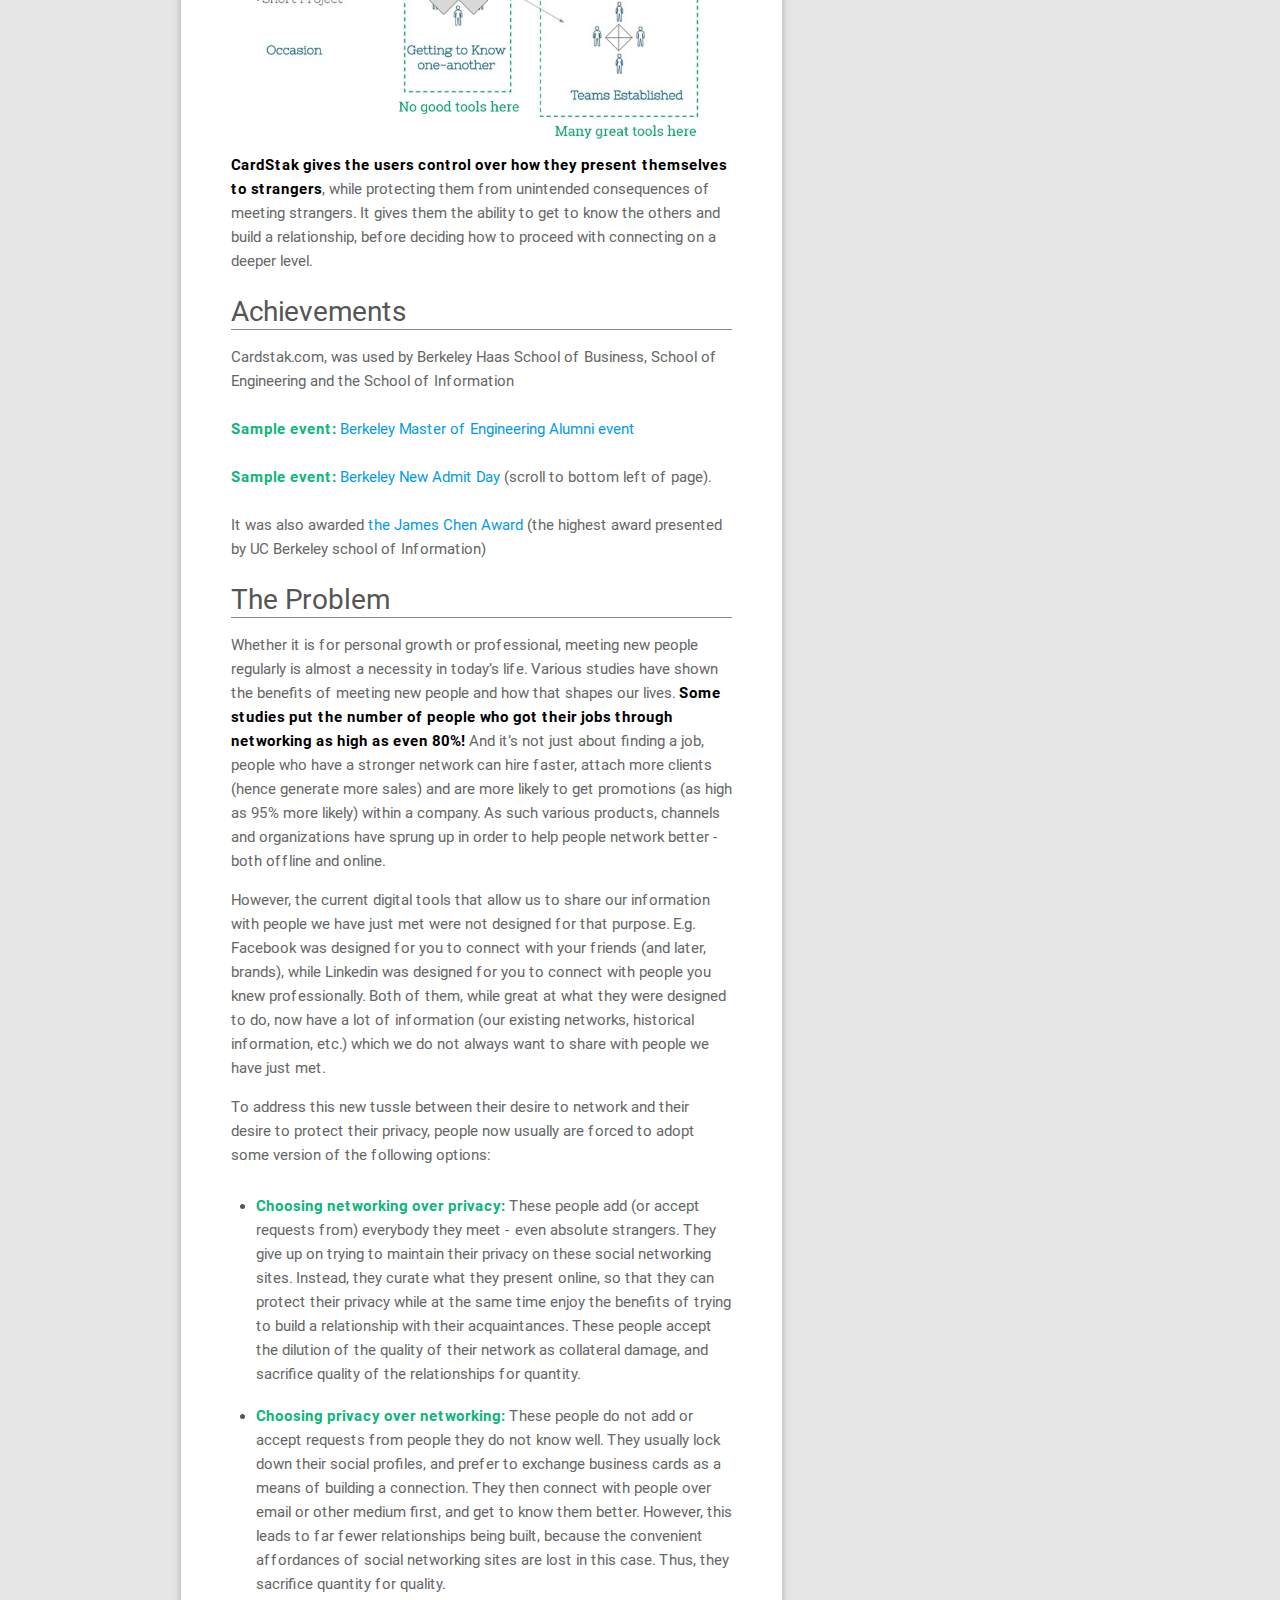
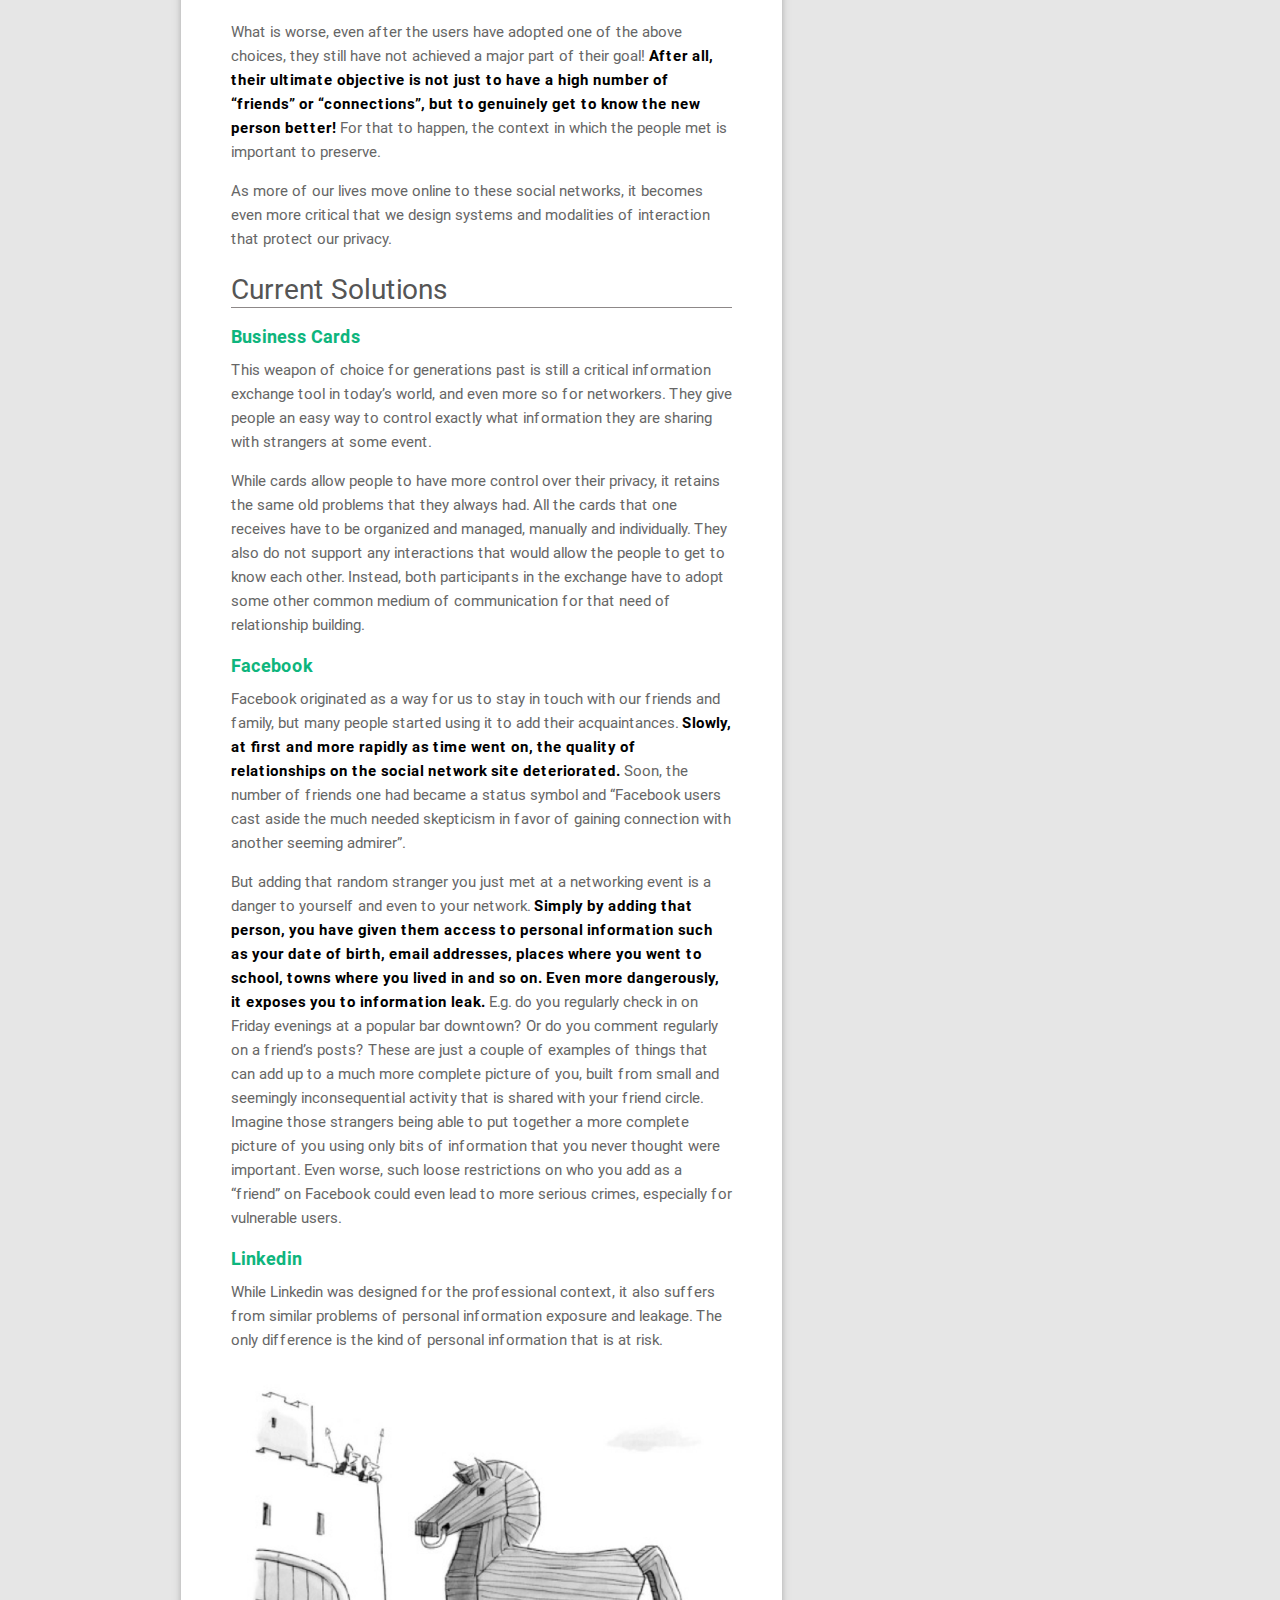
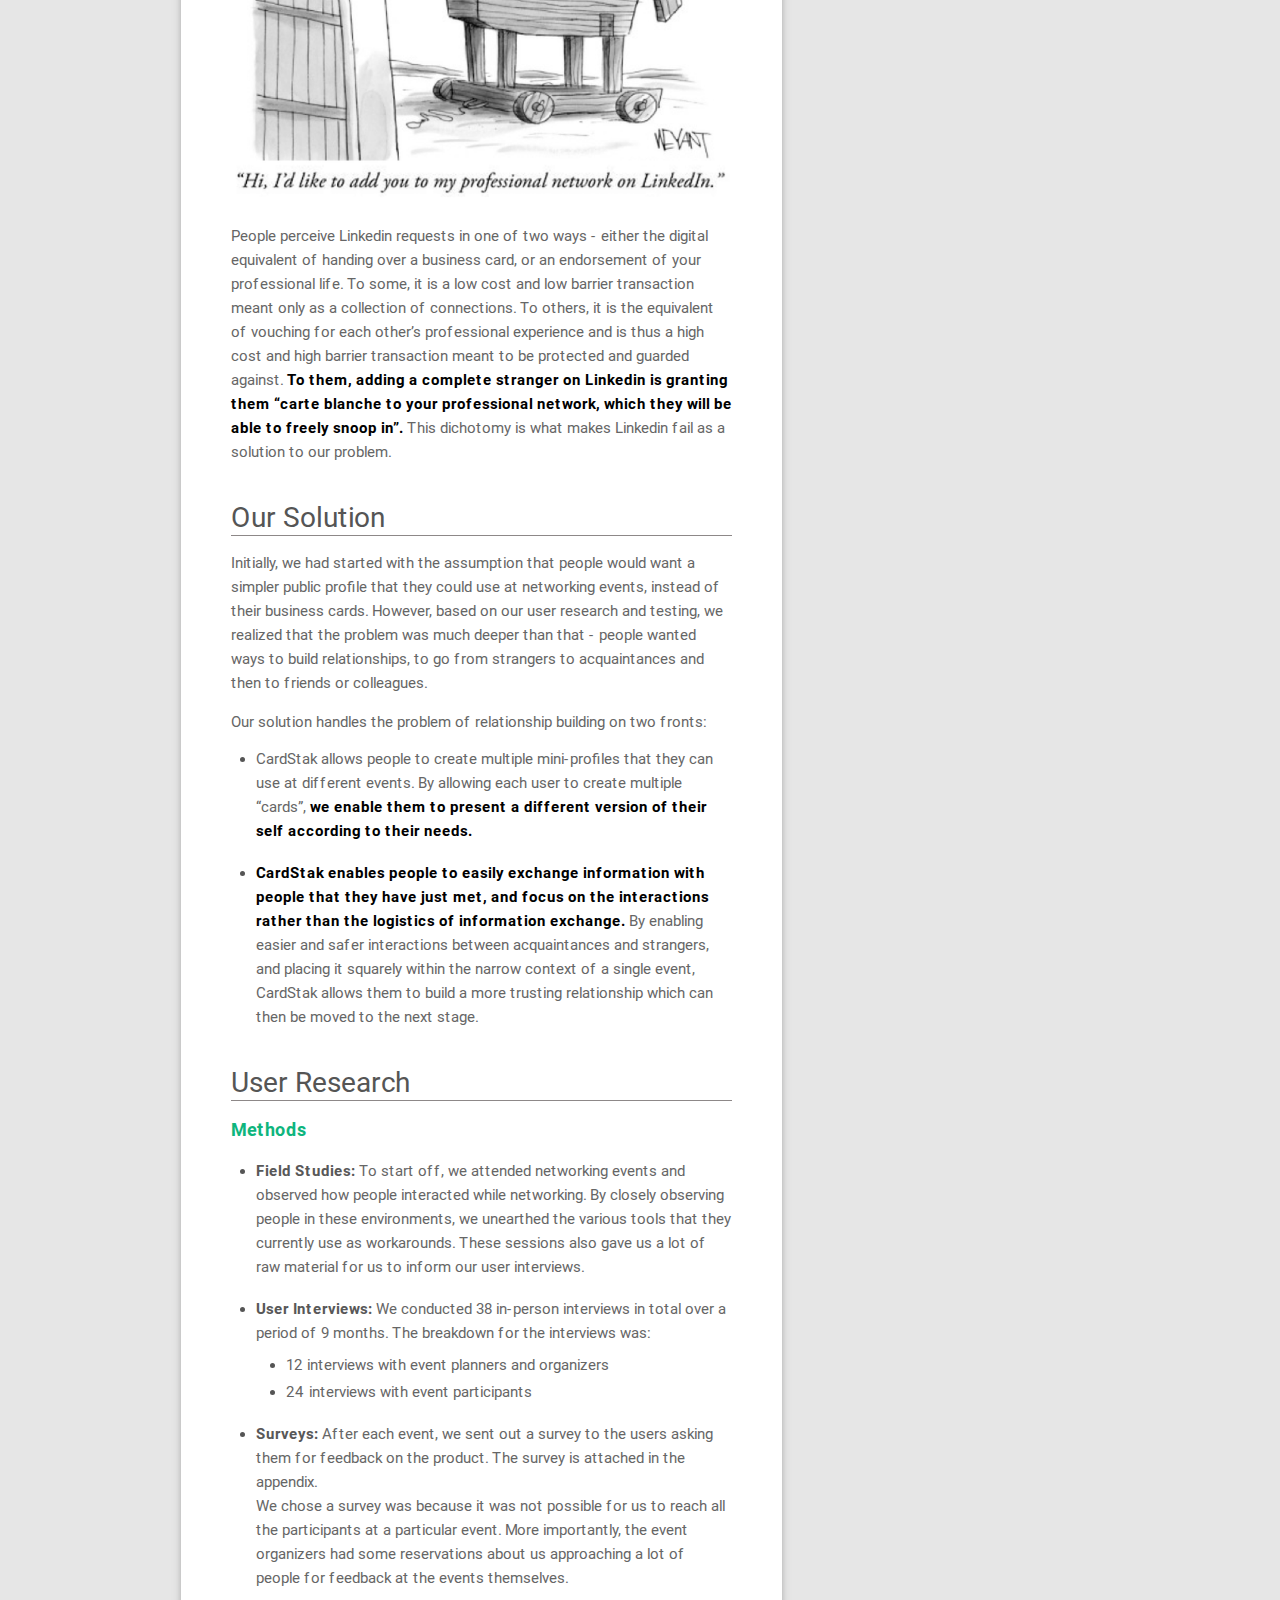
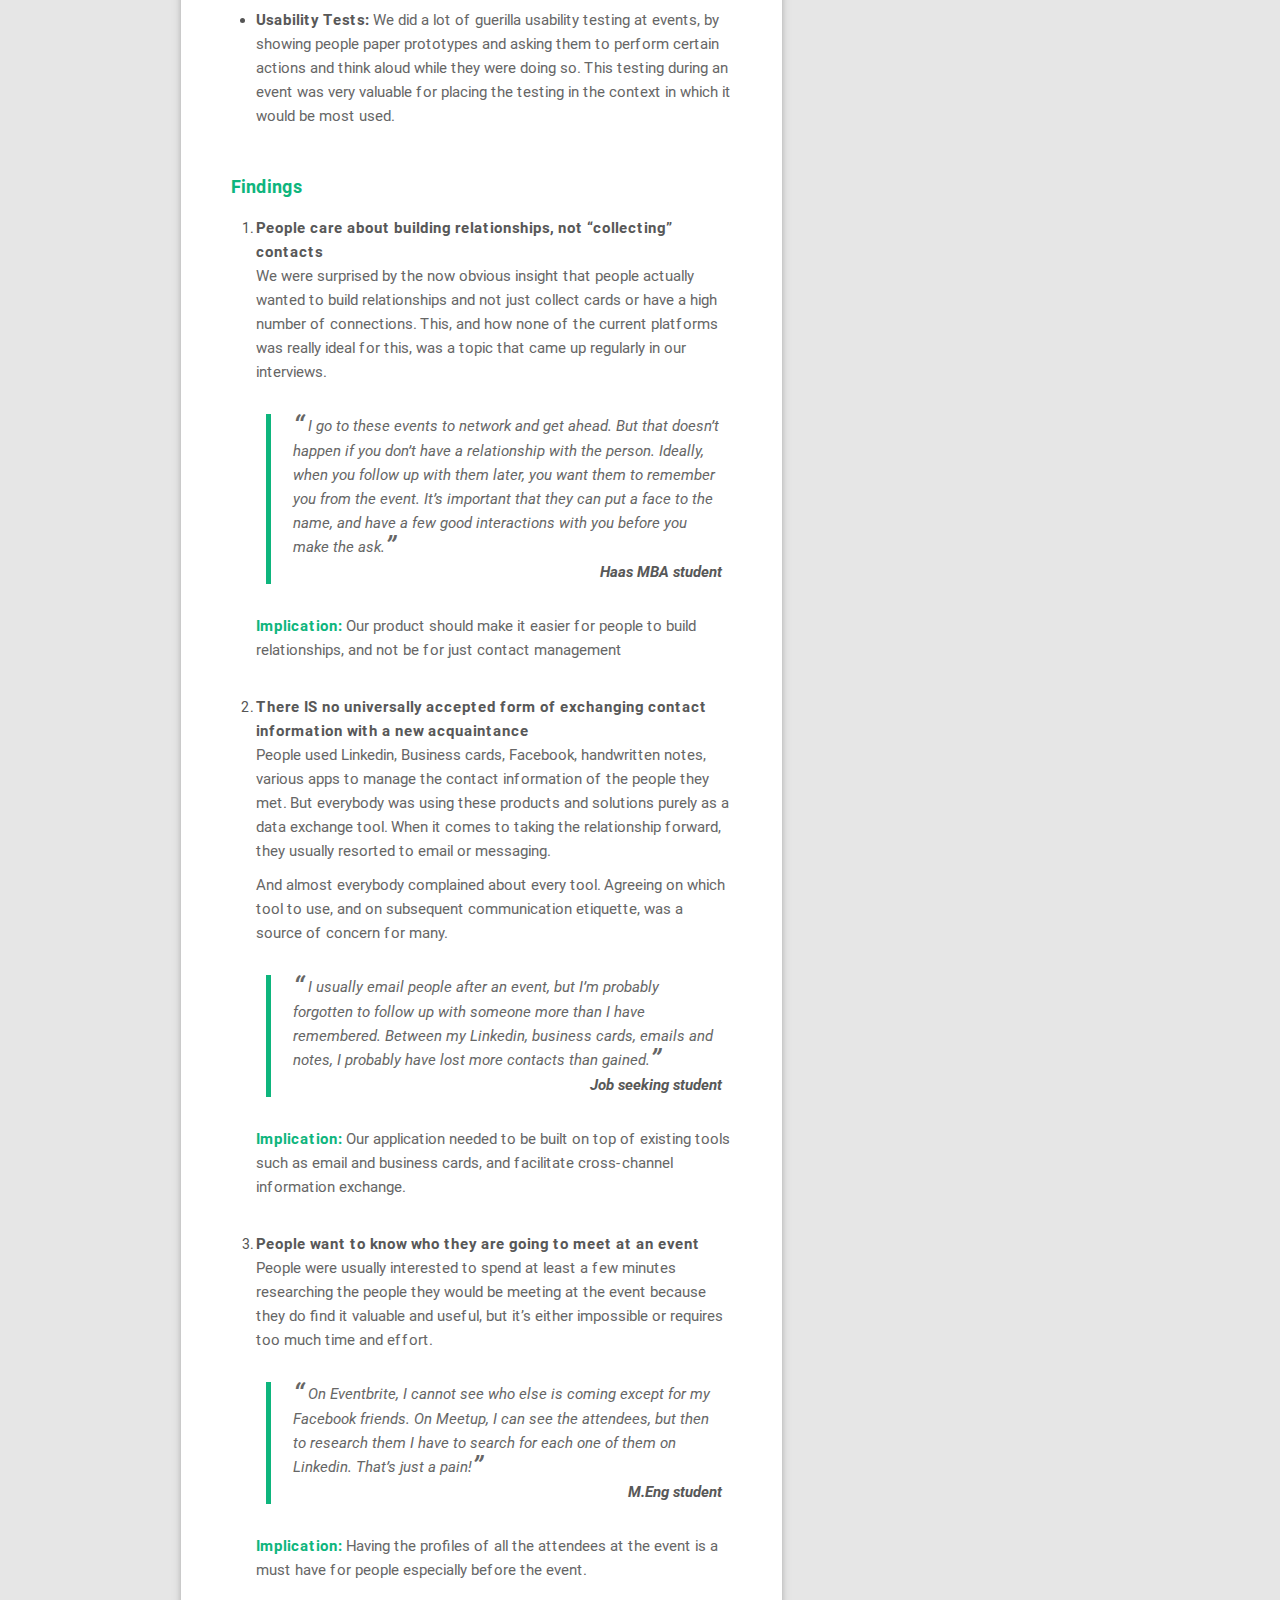
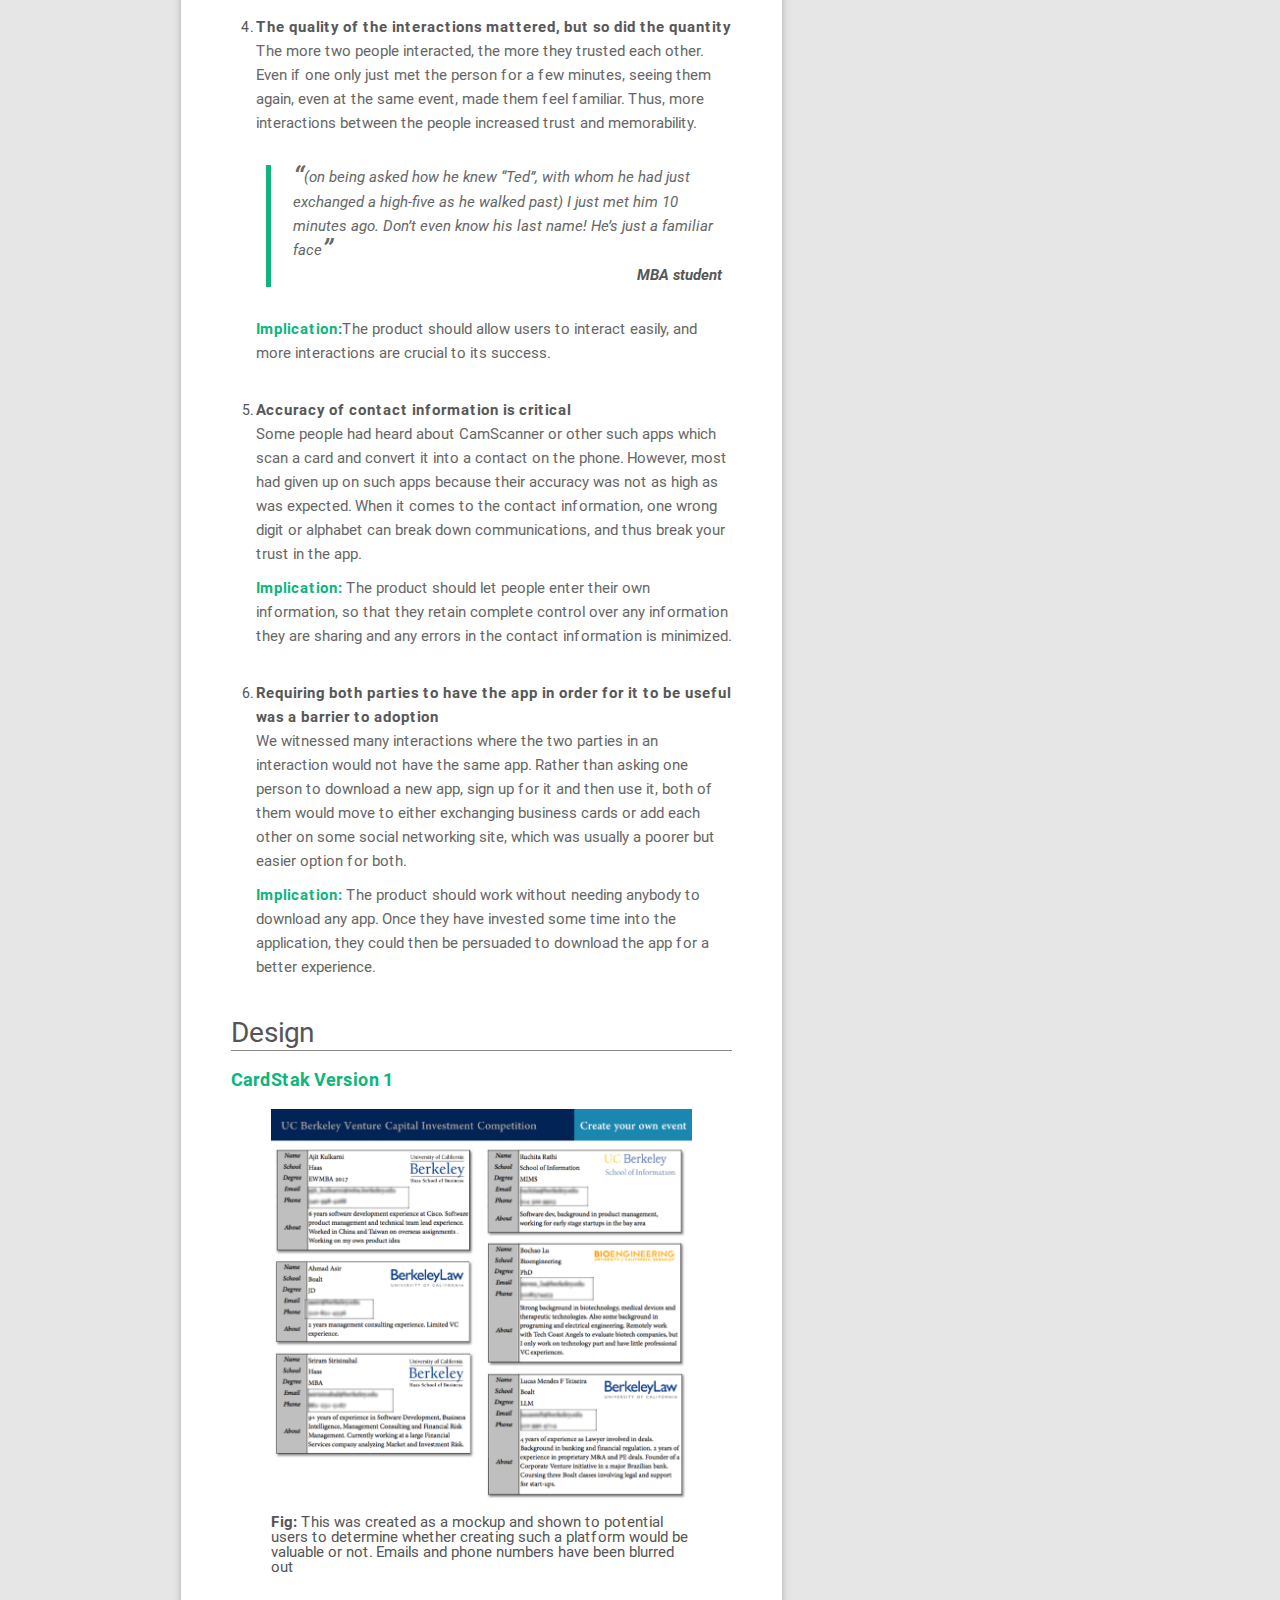
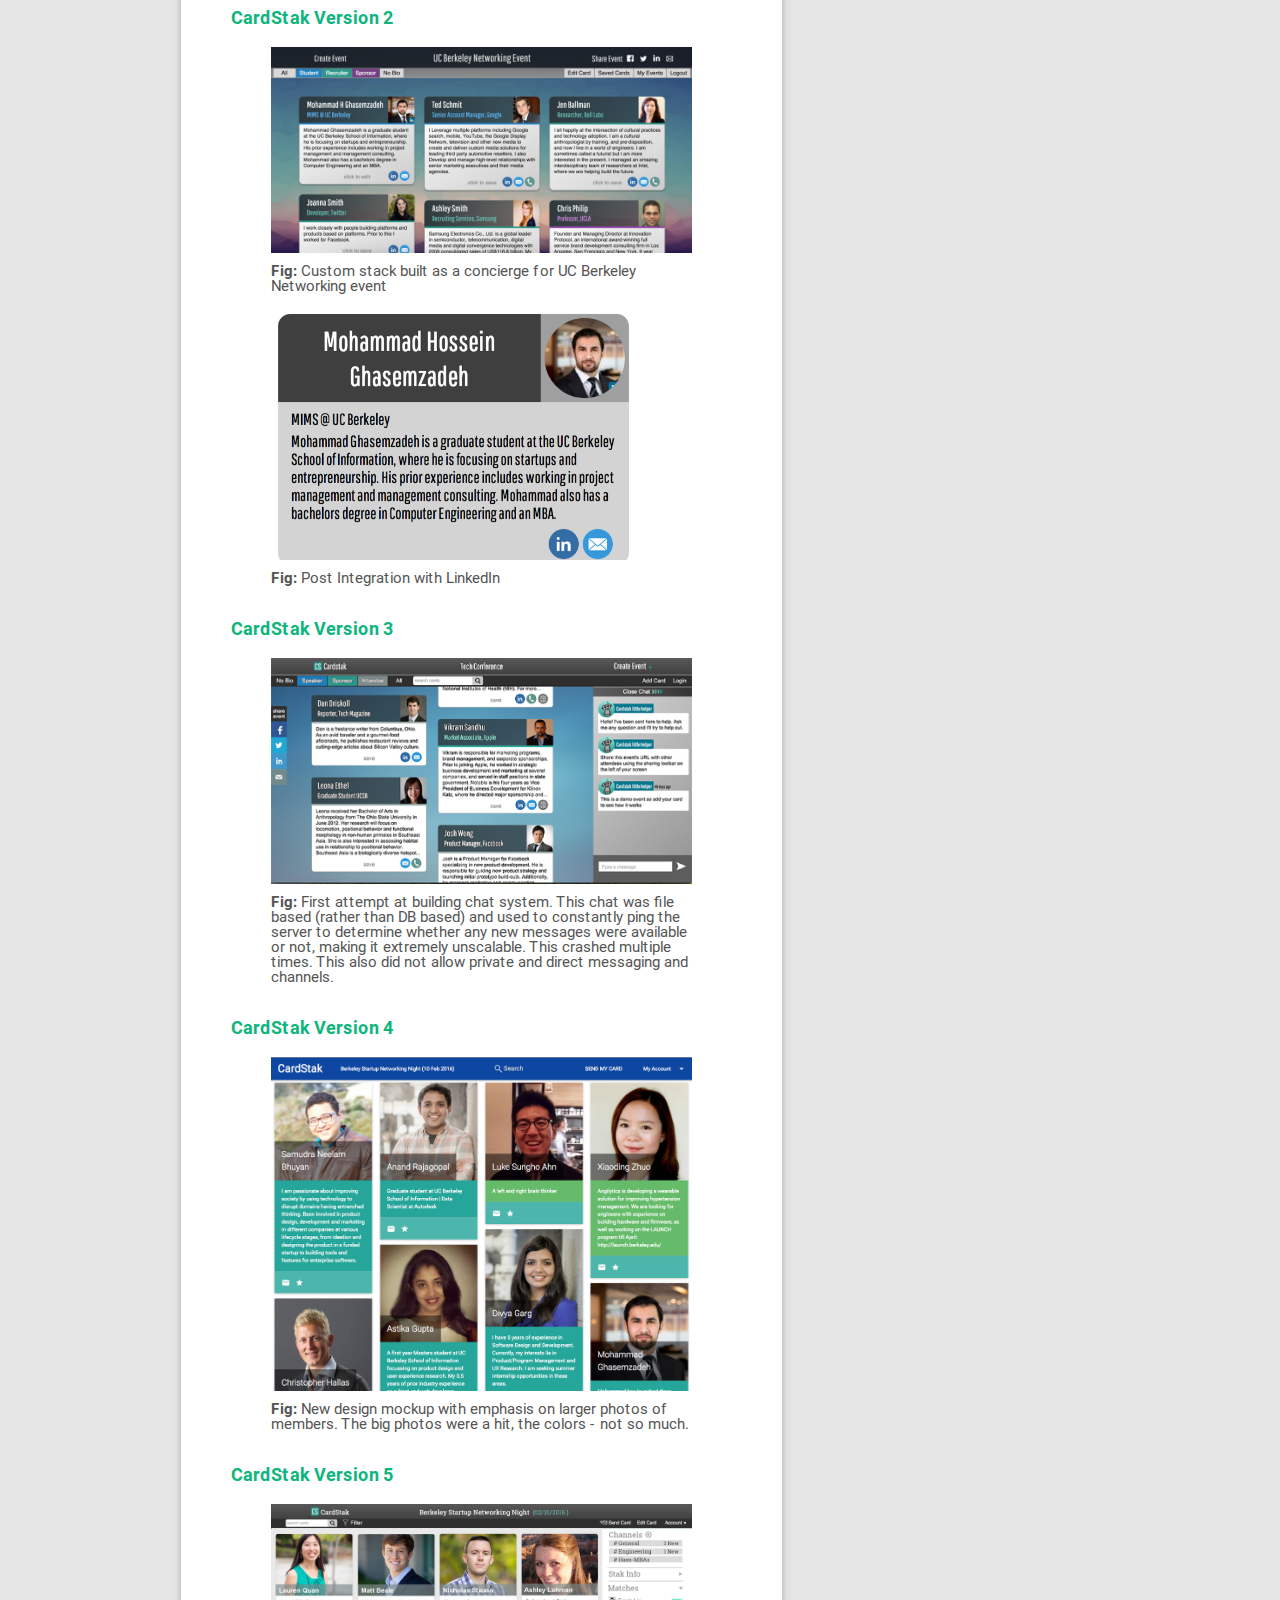
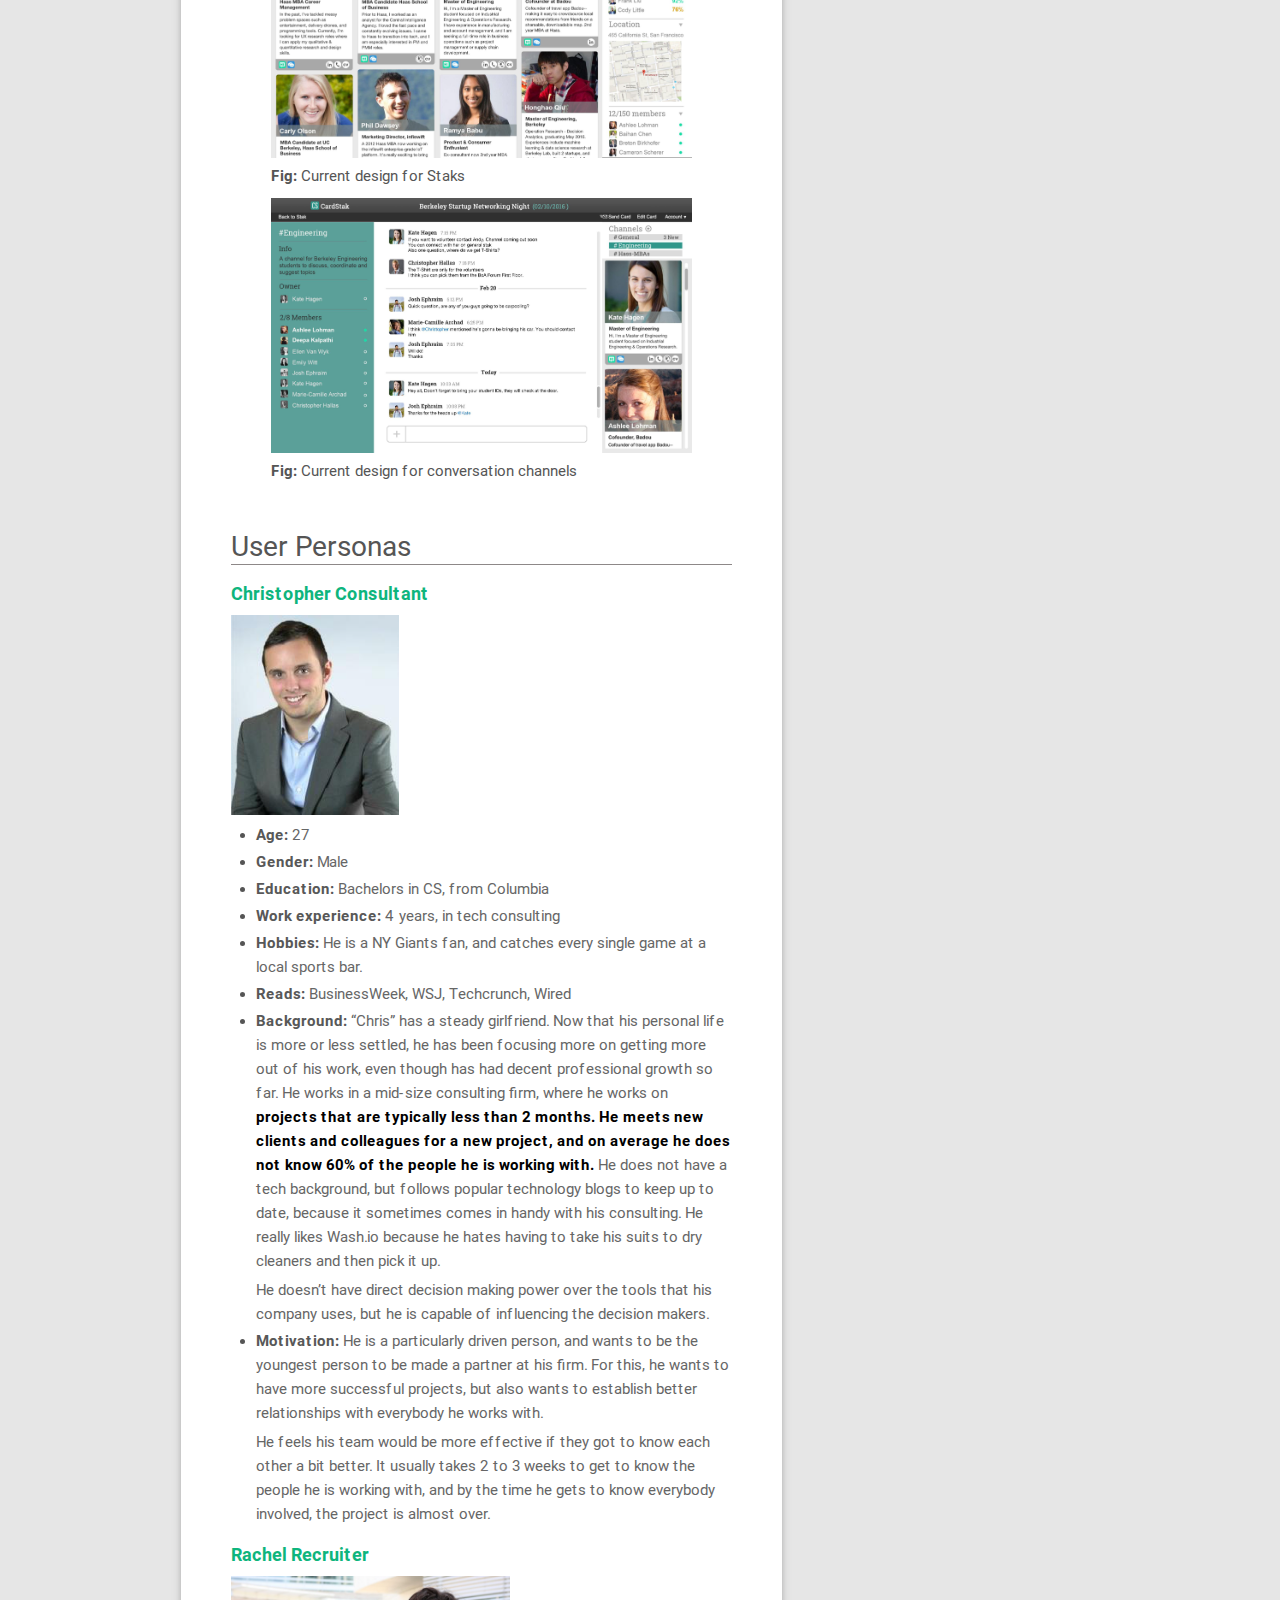
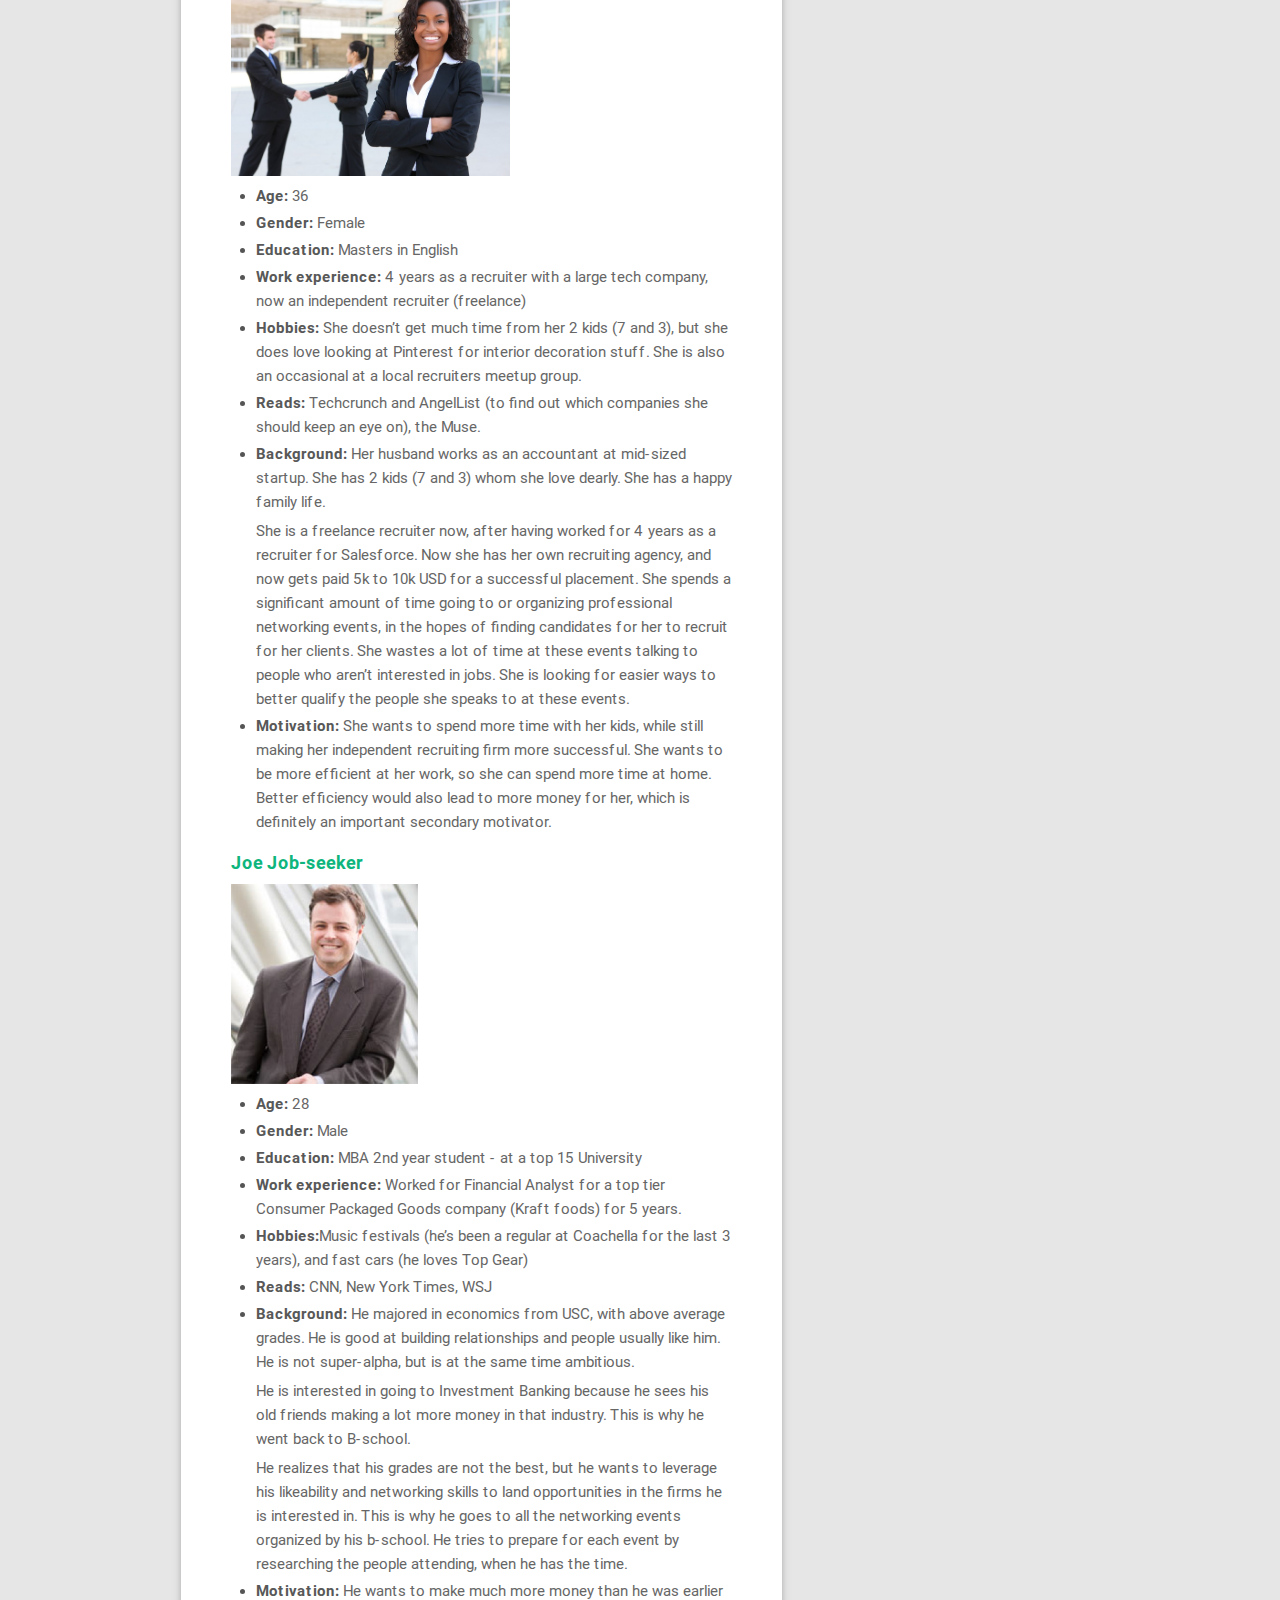
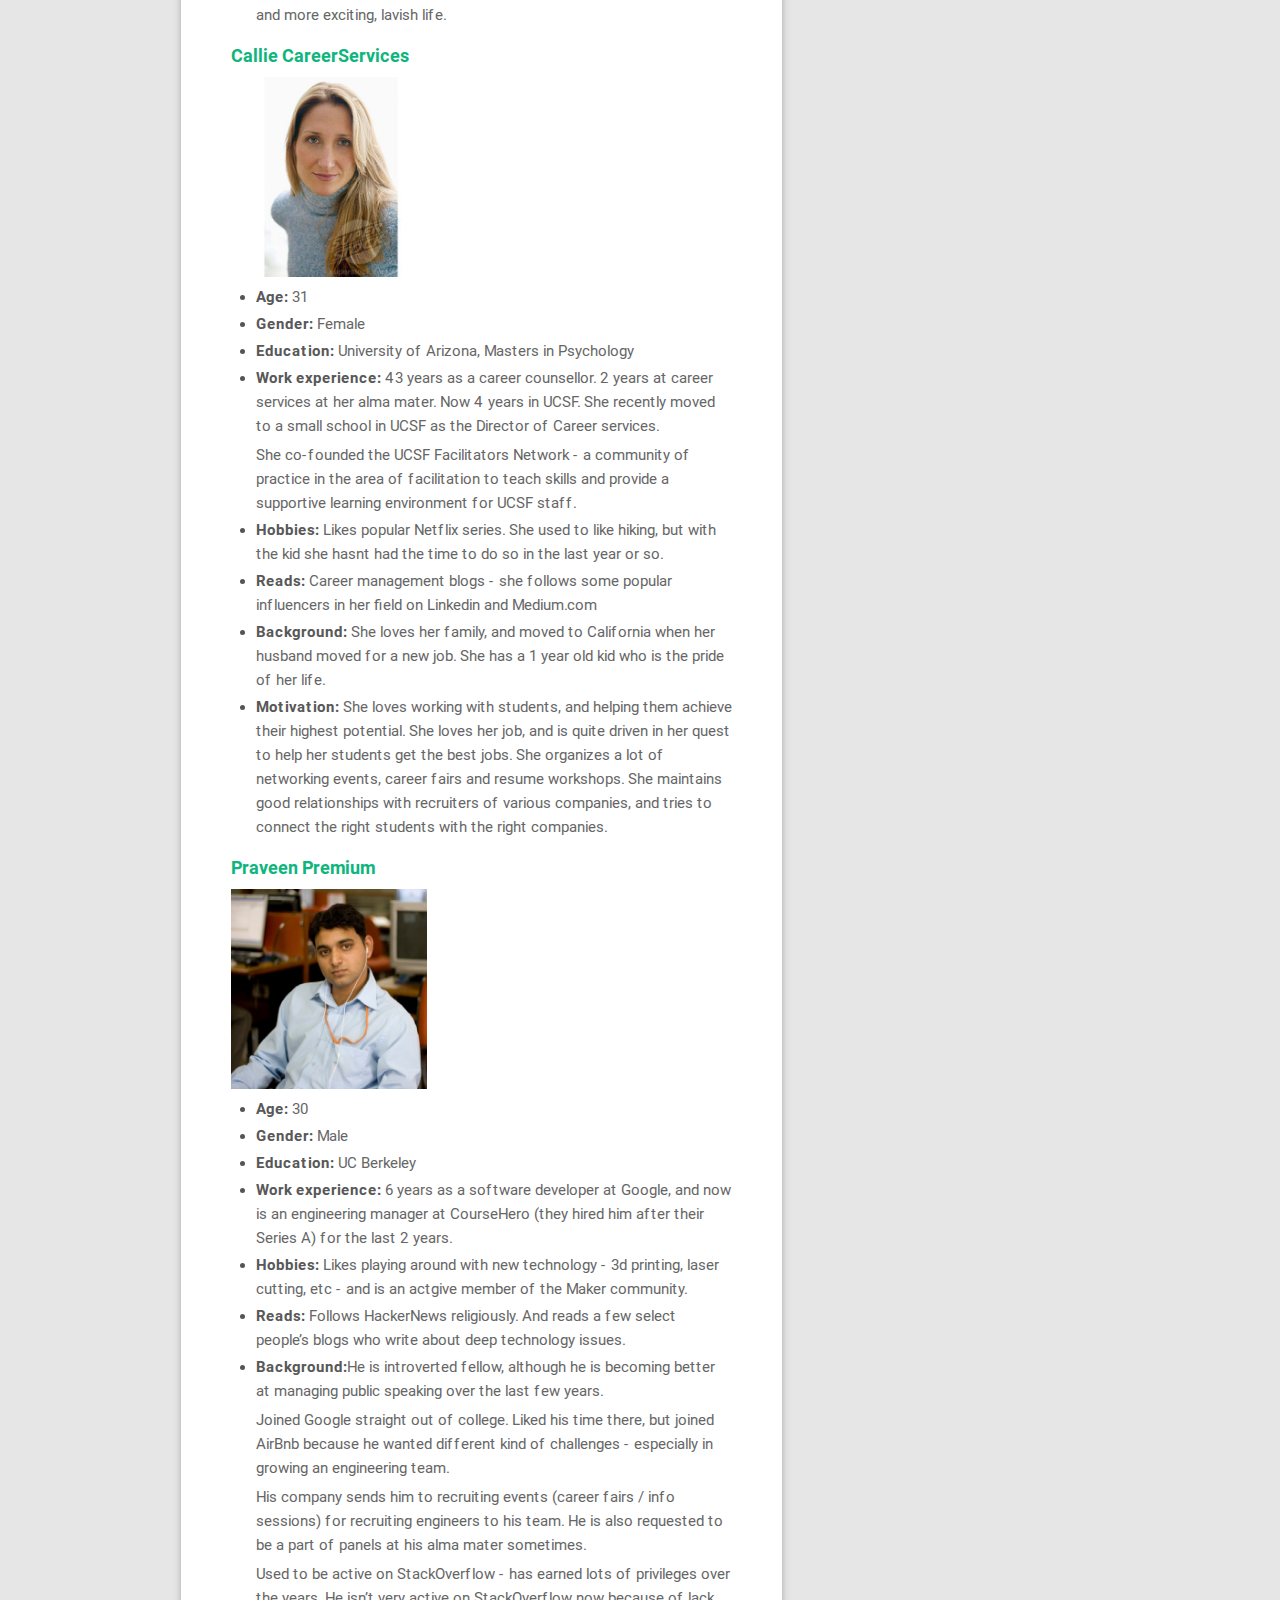
<file: cardstak-portfolio.html>
<!DOCTYPE html>
<html lang="en">
	<head>
		<meta name="description" content="">
		<meta name="keywords" content="">
		<meta charset="UTF-8">
		<meta name="author" content="Md. Junaid Khan Pathan">
		<meta name="viewport" content="width=device-width, initial-scale=1">
		<title>CardStak</title>
		<link rel="shortcut icon" href="img/favicon.png"/>
		<link rel="apple-touch-icon" href="img/apple-touch-icon.png"/>
		<link rel="apple-touch-icon" sizes="72x72" href="img/apple-touch-icon-72x72.png"/>
		<link rel="apple-touch-icon" sizes="114x114" href="img/apple-touch-icon-114x114.png"/>
		<link rel="apple-touch-icon" sizes="144x144" href="img/apple-touch-icon-144x144.png"/>
		<link type="text/css" rel="stylesheet" href="https://fonts.googleapis.com/css?family=Roboto:400,100,100italic,300italic,300,900italic,900,700italic,700,500italic,500,400italic">
		<link type="text/css" rel="stylesheet" media="all" href="font/font-awesome/css/font-awesome.min.css"/>
		<link type="text/css" rel="stylesheet" media="all" href="css/animate.css">
		<link type="text/css" rel="stylesheet" media="all" href="css/materialize.min.css">
		<link type="text/css" rel="stylesheet" media="all" href="css/magnific-popup.css">
		<link type="text/css" rel="stylesheet" media="all" href="css/owl.carousel.css">
		<link type="text/css" rel="stylesheet" media="all" href="css/owl.theme.css">
		<link type="text/css" rel="stylesheet" media="all" href="css/owl.transitions.css">
		<link type="text/css" rel="stylesheet" media="all" href="css/style.css">
		<link class="color-scheme" type="text/css" rel="stylesheet" media="all" href="css/color-1.css">
		<link type="text/css" rel="stylesheet" media="all" href="css/responsive.css">
		<script type="text/javascript" src="js/modernizr.js"></script>
	</head>
	<body>
		<div class="preloader">
			<div class="preloader-inner">
				<div class="preloader-wrapper active">
					<div class="spinner-layer">
						<div class="circle-clipper left">
							<div class="circle"></div>
						</div>
						<div class="gap-patch">
							<div class="circle"></div>
						</div>
						<div class="circle-clipper right">
							<div class="circle"></div>
						</div>
					</div>
				</div>
			</div>
		</div>
		<header class="header header-hidden z-depth-1 shadow-change">
			<!-- <div class="site-logo"><a href="#0">TILE</a></div> -->
			<div class="menu-bar btn-floating waves-effect waves-light"><span class="fa fa-bars"></span></div>
			<!-- <div class="search-open btn-floating waves-effect waves-light"><span class="fa fa-search"></span></div>
			<div class="search-area search-area-hidden clearfix">
				<div class="search-input">
					<form>
						<fieldset>
							<input type="search" placeholder="Type Here & Hit Enter...">
						</fieldset>
					</form>
				</div>
			</div> -->
			<nav class="main-nav">
				<ul>
					<li><a href="index.html" class="waves-effect">Home</a></li>
					<li><a href="index.html#skill-section" class="skill-section-nav waves-effect">About Me</a></li>
					<li><a href="index.html#experience-section" class="experience-section-nav waves-effect">Education / Experience</a></li>
					<li><a href="index.html#portfolio-section" class="portfolio-section-nav waves-effect">Portfolio</a></li>
					<li><a href="index.html#blog-section" class="blog-section-nav waves-effect">Blog</a></li>
					<li><a href="index.html#contact-section" class="contact-section-nav waves-effect">Contact</a></li>
				</ul>
			</nav>
		</header>
		<!-- header starts -->
		<div class="site-header z-depth-1 top-section">
			<div class="container">
				<div class="row">
					<div class="col l6 m6 s12 pd-0" onclick="window.open('index.html')">
						<div class="site-header-title" >
							Mo Ghasemzadeh
							<span>Entrepreneur & Product Manager</span>
						</div>
					</div>
					<div class="col l6 m6 s12 pd-0">
						<div class="site-header-contact">
							<a class="btn btn-floating waves-effect waves-light" href="https://cal.berkeley.edu/zadeh" target="_blank"><span class="fa fa-university"></span></a>
							<a class="btn btn-floating waves-effect waves-light" href="https://www.linkedin.com/in/ghasemzadeh/" target="_blank"><span class="fa fa-linkedin"></span></a>
							<a class="btn btn-floating waves-effect waves-light" href="https://www.github.com/mozadeh" target="_blank"><span class="fa fa-github"></span></a>
							<a class="btn btn-floating waves-effect waves-light" href="skype:mohammad.ghasemzadeh6?call"><span class="fa fa-skype"></span></a>
						</div>
					</div>
				</div>
			</div>
		</div>
		<!-- header ends -->
		<div class="single-portfolio-section">
			<div class="container">
				<div class="row">
					<div class="col l8 m8 s12 single-portfolio-wrapper pdl-0">
						<div class="col s12 w-block z-depth-1 shadow-change pd-0">
							<div class="portfolio-carousel">
								<div class="item">
									<img src="img/portfolio/large/cardstak1.jpg" alt="Portfolio Screenshot"/>
								</div>
								<div class="item">
									<img src="img/portfolio/large/cardstak2.jpg" alt="Portfolio Screenshot"/>
								</div>
								<div class="item">
									<img src="img/portfolio/large/cardstak3.jpg" alt="Portfolio Screenshot"/>
								</div>
							</div>
							<div class="single-portfolio-title">
								CardStak
							</div>
							<div class="single-portfolio-share">
								<a class="btn btn-floating" href="http://www.cardstak.com" target="_blank"><span class="fa fa-link"></span></a><a href="http://www.cardstak.com" target="_blank" class="single-portfolio-link">http://www.cardstak.com</a><a href="http://www.cardstak.com/index.php?event_id=99" target="_blank" class="single-portfolio-link" style="    font-weight: 500;color: #039de6 !important;">(Click to see Demo Event)</a><br/>
								<a class="btn btn-floating" href="https://github.com/mozadeh/cardstak" target="_blank"><span class="fa fa-github"></span></a><a href="https://github.com/mozadeh/cardstak" target="_blank" class="single-portfolio-link">https://github.com/mozadeh/cardstak</a><br/>
								<a class="btn btn-floating" href="https://www.ischool.berkeley.edu/projects/2016/cardstak" target="_blank"><span class="fa fa-university"></span></a><a href="https://www.ischool.berkeley.edu/projects/2016/cardstak" target="_blank" class="single-portfolio-link">https://www.ischool.berkeley.edu/projects/2016/cardstak</a>
							</div>
							<!-- <div class="single-portfolio-rating">
								<span class="fa fa-star"></span>
								<span class="fa fa-star"></span>
								<span class="fa fa-star"></span>
								<span class="fa fa-star"></span>
								<span class="fa fa-star-half"></span>
							</div> -->
							<div class="single-portfolio-desc">
								<!-- <section id="portfolio-abstract-team" class="portfolio-section">	
									<h3>Team</h3>
									<br/>
									<p>
										<b>Mo Ghasemzadeh:</b> Team lead, Product Manager 
									</p>
									<br/>
									<p>	
										<b>Samudra Neelam:</b> UI/UX Designer
									</p>
								</section>	 -->
								<section id="portfolio-abstract-section" class="portfolio-section">	
									<h3>Abstract</h3>
									<br/>
									<p>
										We meet new people every day - at an event, or in a new class, or for a project. While sometimes we do know in an instant whether we like the person in front of us or not, that usually happens only in movies. Most of the time, we want to get to know them a little bit better. And that in today’s world usually means adding them on Facebook or Linkedin.
									</p>
									<br/>
									<img src="img/portfolio/large/cardstakdesc1.jpg" />
									<p>	
										However, Facebook and Linkedin are not designed for building relationships with people you’ve just met. <span class="impo">There are many times when you want to present only a particular dimension of yourself, without having to expose your entire social network and past history to strangers.</span> At the same time, you do want to be able to interact with them, safely and get to know them better. And this is where people, even today, fall back to exchanging business cards. 
									</p>
									<br/>
									<img src="img/portfolio/large/cardstakdesc2.jpg" />
									<p>	
										<span class="impo">CardStak gives the users control over how they present themselves to strangers</span>, while protecting them from unintended consequences of meeting strangers. It gives them the ability to get to know the others and build a relationship, before deciding how to proceed with connecting on a deeper level.
									</p>
								</section>	
								<section id="portfolio-achievements-section" class="portfolio-section">		
									<h3>Achievements</h3>
									<br/>
									<p>Cardstak.com, was used by Berkeley Haas School of Business, School of Engineering and the School of Information<br/><br/><b>Sample event: </b><a href="http://funginstitute.berkeley.edu/events/4th-annual-master-of-engineering-alumni-happy-hour/" target="_blank">Berkeley Master of Engineering Alumni event</a><br/><br/><b>Sample event: </b><a href=" http://funginstitute.berkeley.edu/newadmit/visit-day/" target="_blank">Berkeley New Admit Day</a> (scroll to bottom left of page).<br/><br/>It was also awarded <a href="http://www.ischool.berkeley.edu/newsandevents/news/2016commencementawards" target="_blank">the James Chen Award</a> (the highest award presented by UC Berkeley school of Information)
									</p>	
								</section>	
								<section id="portfolio-problem-section" class="portfolio-section">	
									<h3>The Problem</h3>

									<br/>
									<p>
										Whether it is for personal growth or professional, meeting new people regularly is almost a necessity in today’s life. Various studies have shown the benefits of meeting new people and how that shapes our lives. <span class="impo">Some studies put the number of people who got their jobs through networking as high as even 80%!</span> And it’s not just about finding a job, people who have a stronger network can hire faster, attach more clients (hence generate more sales) and are more likely to get promotions (as high as 95% more likely) within a company. As such various products, channels and organizations have sprung up in order to help people network better - both offline and online.
									</p>
									<br/>
									<p>	
										However, the current digital tools that allow us to share our information with people we have just met were not designed for that purpose. E.g. Facebook was designed for you to connect with your friends (and later, brands), while Linkedin was designed for you to connect with people you knew professionally. Both of them, while great at what they were designed to do, now have a lot of information (our existing networks, historical information, etc.) which we do not always want to share with people we have just met.
									</p>
									<br/>
									<p>	
										To address this new tussle between their desire to network and their desire to protect their privacy, people now usually are forced to adopt some version of the following options:
										<br/>
										<br/>
										<ol>
											<li>
												<p><b>Choosing networking over privacy:</b> These people add (or accept requests from) everybody they meet  - even absolute strangers. They give up on trying to maintain their privacy on these social networking sites. Instead, they curate what they present online, so that they can protect their privacy while at the same time enjoy the benefits of trying to build a relationship with their acquaintances.
												These people accept the dilution of the quality of their network as collateral damage, and sacrifice quality of the relationships for quantity.</p>
											</li>
											<br/>
											<li>
												<p><b>Choosing privacy over networking:</b> These people do not add or accept requests from people they do not know well. They usually lock down their social profiles, and prefer to exchange business cards as a means of building a connection. They then connect with people over email or other medium first, and get to know them better. 
												However, this leads to far fewer relationships being built, because the convenient affordances of social networking sites are lost in this case. Thus, they sacrifice quantity for quality.</p>
											</li>
										</ol>	
									<p>
									<br/>
									<p>
										What is worse, even after the users have adopted one of the above choices, they still have not achieved a major part of their goal! <span class="impo">After all, their ultimate objective is not just to have a high number of “friends” or “connections”, but to genuinely get to know the new person better!</span> For that to happen, the context in which the people met is important to preserve. 
									</p>
									<br/>
									<p>
										As more of our lives move online to these social networks, it becomes even more critical that we design systems and modalities of interaction that protect our privacy. 

									</p>	

								</section>

								<section id="portfolio-current-section" class="portfolio-section">		
									<h3>Current Solutions</h3>
									<br/>
									<h5><b style="color:#0EB57D;padding-bottom:7px;display:block">Business Cards</b></h5>
									<p>
										This weapon of choice for generations past is still a critical information exchange tool in today’s world, and even more so for networkers. They give people an easy way to control exactly what information they are sharing with strangers at some event. 
									</p>
									<br/>
									<p>
										While cards allow people to have more control over their privacy, it retains the same old problems that they always had. All the cards that one receives have to be organized and managed, manually and individually. They also do not support any interactions that would allow the people to get to know each other. Instead, both participants in the exchange have to adopt some other common medium of communication for that need of relationship building.
									</p>
									<br/>
									<h5><b style="color:#0EB57D;padding-bottom:7px;display:block">Facebook</b></h5>
									<p>
										Facebook originated as a way for us to stay in touch with our friends and family, but many people started using it to add their acquaintances. <span class="impo">Slowly, at first and more rapidly as time went on, the quality of relationships on the social network site deteriorated.</span> Soon, the number of friends one had became a status symbol and “Facebook users cast aside the much needed skepticism in favor of gaining connection with another seeming admirer”. 
									</p>
									<br/>
									<p>
										But adding that random stranger you just met at a networking event is a danger to yourself and even to your network. <span class="impo">Simply by adding that person, you have given them access to personal information such as your date of birth, email addresses, places where you went to school, towns where you lived in and so on. Even more dangerously, it exposes you to information leak.</span> E.g. do you regularly check in on Friday evenings at a popular bar downtown? Or do you comment regularly on a friend’s posts? These are just a couple of examples of things that can add up to a much more complete picture of you, built from small and seemingly inconsequential activity that is shared with your friend circle. Imagine those strangers being able to put together a more complete picture of you using only bits of information that you never thought were important. Even worse, such loose restrictions on who you add as a “friend” on Facebook could even lead to more serious crimes, especially for vulnerable users. 
									</p>
									<br/>
									<h5><b style="color:#0EB57D;padding-bottom:7px;display:block">Linkedin</b></h5>
									<p>
										While Linkedin was designed for the professional context, it also suffers from similar problems of personal information exposure and leakage. The only difference is the kind of personal information that is at risk. 
									</p>
									<img src="img/portfolio/large/cardstakdesc3.png" />
									<br/>
									<br/>
									<p>
										People perceive Linkedin requests in one of two ways - either the digital equivalent of handing over a business card, or an endorsement of your professional life. To some, it is a low cost and low barrier transaction meant only as a collection of connections. To others, it is the equivalent of vouching for each other’s professional experience and is thus a high cost and high barrier transaction meant to be protected and guarded against. <span class="impo">To them, adding a complete stranger on Linkedin is granting them “carte blanche to your professional network, which they will be able to freely snoop in”.</span> This dichotomy is what makes Linkedin fail as a solution to our problem. 
									</p>
									
									<br/>
								</section>	
								<section id="portfolio-oursolution-section" class="portfolio-section">		
									<h3>Our Solution</h3>
									<br/>
									<p>
										Initially, we had started with the assumption that people would want a simpler public profile that they could use at networking events, instead of their business cards. However, based on our user research and testing, we realized that the problem was much deeper than that - people wanted ways to build relationships, to go from strangers to acquaintances and then to friends or colleagues. 
									</p>
									<br/>
									<p>
										Our solution handles the problem of relationship building on two fronts:
										<br/>
										<ol style="margin-top:10px;">
											<li>
												<p>CardStak allows people to create multiple mini-profiles that they can use at different events. By allowing each user to create multiple “cards”, <span class="impo">we enable them to present a different version of their self according to their needs.</span> </p>
											</li>
											<br/>
											<li>
												<p><span class="impo">CardStak enables people to easily exchange information with people that they have just met, and focus on the interactions rather than the logistics of information exchange.</span> By enabling easier and safer interactions between acquaintances and strangers, and placing it squarely within the narrow context of a single event, CardStak allows them to build a more trusting relationship which can then be moved to the next stage.</p>
											</li>
										</ol>
									</p>
									<br/>
								</section>	
								<section id="portfolio-userresearch-section" class="portfolio-section">			
									<h3>User Research</h3>
									<br/>
									<h5><b style="color:#0EB57D;padding-bottom:7px;display:block">Methods</b></h5>
									<ol style="margin-top:5px;">
										<li>
											<p><b style="color:#585858">Field Studies:</b> To start off, we attended networking events and observed how people interacted while networking. By closely observing people in these environments, we unearthed the various tools that they currently use as workarounds. These sessions also gave us a lot of raw material for us to inform our user interviews.</p>
										</li>
										<br/>
										<li>
											<p><b style="color:#585858">User Interviews:</b> We conducted 38 in-person interviews in total over a period of 9 months. The breakdown for the interviews was:
												<ol style="margin-top:5px;">
													<li>
														<p>12 interviews with event planners and organizers</p>
													</li>
													<li>
														<p>24 interviews with event participants </p>
													</li>
												</ol>	
											</p>
										</li>
										<br/>
										<li>
											<p><b style="color:#585858">Surveys:</b> After each event, we sent out a survey to the users asking them for feedback on the product. The survey is attached in the appendix. </p>
											<p>
												We chose a survey was because it was not possible for us to reach all the participants at a particular event. More importantly, the event organizers had some reservations about us approaching a lot of people for feedback at the events themselves.
											</p>
										</li>
										<br/>
										<li>
											<p><b style="color:#585858">Usability Tests:</b> We did a lot of guerilla usability testing at events, by showing people paper prototypes and asking them to perform certain actions and think aloud while they were doing so. This testing during an event was very valuable for placing the testing in the context in which it would be most used. </p>
										</li>
										<br/>

									</ol>
									<br/>
									<br/>
									<h5><b style="color:#0EB57D;padding-bottom:7px;display:block">Findings</b></h5>
									<ol style="margin-top:5px;list-style-type: decimal;">
										<li>
											<p><b style="color:#585858">People care about building relationships, not “collecting” contacts</b><br/> We were surprised by the now obvious insight that people actually wanted to build relationships and not just collect cards or have a high number of connections. This, and how none of the current platforms was really ideal for this, was a topic that came up regularly in our interviews.</p>
											<blockquote>
											<p style="margin-top:10px;"> <i><span style="font-size: 31px;vertical-align: middle;">“</span> I go to these events to network and get ahead. But that doesn’t happen if you don’t have a relationship with the person. Ideally, when you follow up with them later, you want them to remember you from the event. It’s important that they can put a face to the name, and have a few good interactions with you before you make the ask.<span style="font-size: 31px;vertical-align: middle;">”</span> <b style="color:#585858;display:block;text-align:right">Haas MBA student</b></i>
											</p>
										</blockquote>
											<p style="margin-top:10px"><b>Implication:</b> Our product should make it easier for people to build relationships, and not be for just contact management </p>
										</li>
										<br/>
										<br/>
										<li>
											<p><b style="color:#585858">There IS no universally accepted form of exchanging contact information with a new acquaintance</b><br/>People used Linkedin, Business cards, Facebook, handwritten notes, various apps to manage the contact information of the people they met. But everybody was using these products and solutions purely as a data exchange tool. When it comes to taking the relationship forward, they usually resorted to email or messaging.</p>
											<p style="margin-top:10px;">
												And almost everybody complained about every tool. Agreeing on which tool to use, and on subsequent communication etiquette, was a source of concern for many.
											</p>	
											<blockquote>									
											<p style="margin-top:10px;"> <i><span style="font-size: 31px;vertical-align: middle;">“</span> I usually email people after an event, but I’m probably forgotten to follow up with someone more than I have remembered. Between my Linkedin, business cards, emails and notes, I probably have lost more contacts than gained.<span style="font-size: 31px;vertical-align: middle;">”</span> <b style="color:#585858;display:block;text-align:right">Job seeking student</b></i>
											</p>
											</blockquote>
											<p style="margin-top:10px"><b>Implication:</b> Our application needed to be built on top of existing tools such as email and business cards, and facilitate cross-channel information exchange.</p>

										</li>
										<br/>
										<br/>
										<li>
											<p><b style="color:#585858">People want to know who they are going to meet at an event</b><br/>People were usually interested to spend at least a few minutes researching the people they would be meeting at the event because they do find it valuable and useful, but it’s either impossible or requires too much time and effort. </p>							
											<blockquote>
											<p style="margin-top:10px;"> <i><span style="font-size: 31px;vertical-align: middle;">“</span> On Eventbrite, I cannot see who else is coming except for my Facebook friends. On Meetup, I can see the attendees, but then to research them I have to search for each one of them on Linkedin. That’s just a pain!<span style="font-size: 31px;vertical-align: middle;">”</span> <b style="color:#585858;display:block;text-align:right">M.Eng student</b></i>
											</p>
											</blockquote>
											<p style="margin-top:10px"><b>Implication:</b> Having the profiles of all the attendees at the event is a must have for people especially before the event.</p>
										</li>
										<br/>
										<br/>
										<li>
											<p><b style="color:#585858">The quality of the interactions mattered, but so did the quantity</b><br/>The more two people interacted, the more they trusted each other. Even if one only just met the person for a few minutes, seeing them again, even at the same event, made them feel familiar. Thus, more interactions between the people increased trust and memorability.</p>
											<blockquote>								
											<p style="margin-top:10px;"> <i><span style="font-size: 31px;vertical-align: middle;">“</span>(on being asked how he knew “Ted”, with whom he had just exchanged a high-five as he walked past) I just met him 10 minutes ago. Don’t even know his last name! He’s just a familiar face<span style="font-size: 31px;vertical-align: middle;">”</span> <b style="color:#585858;display:block;text-align:right">MBA student</b></i>
											</p>
										</blockquote>
											<p style="margin-top:10px"><b>Implication:</b>The product should allow users to interact easily, and more interactions are crucial to its success.</p>
										</li>
										<br/>
										<br/>
										<li>
											<p><b style="color:#585858">Accuracy of contact information is critical</b><br/>Some people had heard about CamScanner or other such apps which scan a card and convert it into a contact on the phone. However, most had given up on such apps because their accuracy was not as high as was expected. When it comes to the contact information, one wrong digit or alphabet can break down communications, and thus break your trust in the app.</p>								
											<p style="margin-top:10px"><b>Implication:</b> The product should let people enter their own information, so that they retain complete control over any information they are sharing and any errors in the contact information is minimized.</p>
										</li>
										<br/>
										<br/>
										<li>
											<p><b style="color:#585858">Requiring both parties to have the app in order for it to be useful was a barrier to adoption</b><br/>We witnessed many interactions where the two parties in an interaction would not have the same app. Rather than asking one person to download a new app, sign up for it and then use it, both of them would move to either exchanging business cards or add each other on some social networking site, which was usually a poorer but easier option for both. </p>						
											<p style="margin-top:10px"><b>Implication:</b> The product should work without needing anybody to download any app. Once they have invested some time into the application, they could then be persuaded to download the app for a better experience.</p>
										</li>
										<br/>
										

									</ol>
								</section>	
								<section id="portfolio-design-section" class="portfolio-section">			
									<h3>Design</h3>
									<br/>
									<h5 style="color:#0EB57D"><b>CardStak Version 1</b></h5>
									<figure>
									  <p><img src="img/portfolio/large/cardstak-design1.png">
									  <figcaption><b>Fig:</b> This was created as a mockup and shown to potential users to determine whether creating such a platform would be valuable or not. Emails and phone numbers have been blurred out</figcaption>
									</figure>
									<br/>
									<h5 style="color:#0EB57D"><b>CardStak Version 2</b></h5>
									<figure>
									  <p><img src="img/portfolio/large/cardstak-design2.png">
									  <figcaption><b>Fig:</b> Custom stack built as a concierge for UC Berkeley Networking event</figcaption>
									</figure>
									<figure>
									  <p><img src="img/portfolio/large/cardstak-design22.png">
									  <figcaption><b>Fig:</b> Post Integration with LinkedIn</figcaption>
									</figure>
									<br/>
									<h5 style="color:#0EB57D"><b>CardStak Version 3</b></h5>
									<figure>
									  <p><img src="img/portfolio/large/cardstak-design3.png">
									  <figcaption><b>Fig:</b> First attempt at building chat system. This chat was file based (rather than DB based) and used to constantly ping the server to determine whether any new messages were available or not, making it extremely unscalable. This crashed multiple times. This also did not allow private and direct messaging and channels.</figcaption>
									</figure>
									<br/>
									<h5 style="color:#0EB57D"><b>CardStak Version 4</b></h5>
									<figure>
									  <p><img src="img/portfolio/large/cardstak-design4.png">
									  <figcaption><b>Fig:</b> New design mockup with emphasis on larger photos of members. The big photos were a hit, the colors - not so much.</figcaption>
									</figure>
									<br/>
									<h5 style="color:#0EB57D"><b>CardStak Version 5</b></h5>
									<figure>
									  <p><img src="img/portfolio/large/cardstak-design5.png">
									  <figcaption><b>Fig:</b> Current design for Staks</figcaption>
									</figure>
									<figure>
									  <p><img src="img/portfolio/large/cardstak-design52.png">
									  <figcaption><b>Fig:</b> Current design for conversation channels</figcaption>
									</figure>
								</section>	
								<br/>
								<br/>
								<section id="portfolio-personas-section" class="portfolio-section">			
									<h3>User Personas</h3>
									<br/>
									<h5><b style="color:#0EB57D;padding-bottom:7px;display:block">Christopher Consultant</b></h5>
									<img src="img/portfolio/large/persona1.png" style="height: 200px;width: auto;">
									<ol style="margin-top:5px;">
										<li>
											<p><b style="color:#585858">Age:</b> 27</p>
										</li>
										<li>
											<p><b style="color:#585858">Gender:</b> Male</p>
										</li>
										<li>
											<p><b style="color:#585858">Education:</b> Bachelors in CS, from Columbia</p>
										</li>
										<li>
											<p><b style="color:#585858">Work experience:</b> 4 years, in tech consulting</p>
										</li>
										<li>
											<p><b style="color:#585858">Hobbies:</b> He is a NY Giants fan, and catches every single game at a local sports bar.</p>
										</li>
										<li>
											<p><b style="color:#585858">Reads:</b> BusinessWeek, WSJ, Techcrunch, Wired</p>
										</li>
										<li>
											<p><b style="color:#585858">Background:</b> “Chris” has a steady girlfriend. Now that his personal life is more or less settled, he has been focusing more on getting more out of his work, even though has had decent professional growth so far. He works in a mid-size consulting firm, where he works on <span class="impo">projects that are typically less than 2 months. He meets new clients and colleagues for a new project, and on average he does not know 60% of the people he is working with.</span> He does not have a tech background, but follows popular technology blogs to keep up to date, because it sometimes comes in handy with his consulting. He really likes Wash.io because he hates having to take his suits to dry cleaners and then pick it up.</p>
											<p style="margin-top:5px">
												He doesn’t have direct decision making power over the tools that his company uses, but he is capable of influencing the decision makers.
											</p>
										</li>
										<li>
											<p><b style="color:#585858">Motivation:</b> He is a particularly driven person, and wants to be the youngest person to be made a partner at his firm. For this, he wants to have more successful projects, but also wants to establish better relationships with everybody he works with. </p>
											<p style="margin-top:5px">
												He feels his team would be more effective if they got to know each other a bit better. It usually takes 2 to 3 weeks to get to know the people he is working with, and by the time he gets to know everybody involved, the project is almost over.
											</p>
										</li>

										<br/>
									</ol>	
									<h5><b style="color:#0EB57D;padding-bottom:7px;display:block">Rachel Recruiter</b></h5>
									<img src="img/portfolio/large/persona2.png" style="height: 200px;width: auto;">
									<ol style="margin-top:5px;">
										<li>
											<p><b style="color:#585858">Age:</b> 36</p>
										</li>
										<li>
											<p><b style="color:#585858">Gender:</b> Female</p>
										</li>
										<li>
											<p><b style="color:#585858">Education:</b> Masters in English</p>
										</li>
										<li>
											<p><b style="color:#585858">Work experience:</b> 4 years as a recruiter with a large tech company, now an independent recruiter (freelance)</p>
										</li>
										<li>
											<p><b style="color:#585858">Hobbies:</b> She doesn’t get much time from her 2 kids (7 and 3), but she does love looking at Pinterest for interior decoration stuff. She is also an occasional at a local recruiters meetup group.</p>
										</li>
										<li>
											<p><b style="color:#585858">Reads:</b> Techcrunch and AngelList (to find out which companies she should keep an eye on), the Muse.</p>
										</li>
										<li>
											<p><b style="color:#585858">Background:</b> Her husband works as an accountant at mid-sized startup. She has 2 kids (7 and 3) whom she love dearly. She has a happy family life.</p>
											<p style="margin-top:5px">
												She is a freelance recruiter now, after having worked for 4 years as a recruiter for Salesforce. Now she has her own recruiting agency, and now gets paid 5k to 10k USD for a successful placement. She spends a significant amount of time going to or organizing professional networking events, in the hopes of finding candidates for her to recruit for her clients. She wastes a lot of time at these events talking to people who aren’t interested in jobs. She is looking for easier ways to better qualify the people she speaks to at these events.
											</p>
										</li>
										<li>
											<p><b style="color:#585858">Motivation:</b> She wants to spend more time with her kids, while still making her independent recruiting firm more successful. She wants to be more efficient at her work, so she can spend more time at home. Better efficiency would also lead to more money for her, which is definitely an important secondary motivator.
											</p>
										</li>

										<br/>
									</ol>	


									<h5><b style="color:#0EB57D;padding-bottom:7px;display:block">Joe Job-seeker</b></h5>
									<img src="img/portfolio/large/persona3.png" style="height: 200px;width: auto;">
									<ol style="margin-top:5px;">
										<li>
											<p><b style="color:#585858">Age:</b> 28</p>
										</li>
										<li>
											<p><b style="color:#585858">Gender:</b> Male</p>
										</li>
										<li>
											<p><b style="color:#585858">Education:</b> MBA 2nd year student - at a top 15 University</p>
										</li>
										<li>
											<p><b style="color:#585858">Work experience:</b> Worked for Financial Analyst for a top tier Consumer Packaged Goods company (Kraft foods) for 5 years. </p>
										</li>
										<li>
											<p><b style="color:#585858">Hobbies:</b>Music festivals (he’s been a regular at Coachella for the last 3 years), and fast cars (he loves Top Gear)</p>
										</li>
										<li>
											<p><b style="color:#585858">Reads:</b> CNN, New York Times, WSJ</p>
										</li>
										<li>
											<p><b style="color:#585858">Background:</b> He majored in economics from USC, with above average grades. He is good at building relationships and people usually like him. He is not super-alpha, but is at the same time ambitious. </p>
											<p style="margin-top:5px">
												He is interested in going to Investment Banking because he sees his old friends making a lot more money in that industry. This is why he went back to B-school.
											</p>
											<p style="margin-top:5px">
												He realizes that his grades are not the best, but he wants to leverage his likeability and networking skills to land opportunities in the firms he is interested in. This is why he goes to all the networking events organized by his b-school. He tries to prepare for each event by researching the people attending, when he has the time.
											</p>
										</li>
										<li>
											<p><b style="color:#585858">Motivation:</b> He wants to make much more money than he was earlier and more exciting, lavish life. 
											</p>
										</li>

										<br/>
									</ol>	


									<h5><b style="color:#0EB57D;padding-bottom:7px;display:block">Callie CareerServices</b></h5>
									<img src="img/portfolio/large/persona4.png" style="height: 200px;width: auto;">
									<ol style="margin-top:5px;">
										<li>
											<p><b style="color:#585858">Age:</b> 31</p>
										</li>
										<li>
											<p><b style="color:#585858">Gender:</b> Female</p>
										</li>
										<li>
											<p><b style="color:#585858">Education:</b> University of Arizona, Masters in Psychology</p>
										</li>
										<li>
											<p><b style="color:#585858">Work experience:</b> 43 years as a career counsellor. 2 years at career services at her alma mater. Now 4 years in UCSF. She recently moved to a small school in UCSF as the Director of Career services. </p>
											<p style="margin-top:5px">She co-founded the UCSF Facilitators Network -  a community of practice in the area of facilitation to teach skills and provide a supportive learning environment for UCSF staff. </p>
										</li>
										<li>
											<p><b style="color:#585858">Hobbies:</b> Likes popular Netflix series. She used to like hiking, but with the kid she hasnt had the time to do so in the last year or so.</p>
										</li>
										<li>
											<p><b style="color:#585858">Reads:</b> Career management blogs - she follows some popular influencers in her field on Linkedin and Medium.com</p>
										</li>
										<li>
											<p><b style="color:#585858">Background:</b> She loves her family, and moved to California when her husband moved for a new job. She has a 1 year old kid who is the pride of her life.
											</p>
										</li>
										<li>
											<p><b style="color:#585858">Motivation:</b> She loves working with students, and helping them achieve their highest potential. She loves her job, and is quite driven in her quest to help her students get the best jobs. She organizes a lot of networking events, career fairs and resume workshops. She maintains good relationships with recruiters of various companies, and tries to connect the right students with the right companies.
											</p>
										</li>

										<br/>
									</ol>	



									<h5><b style="color:#0EB57D;padding-bottom:7px;display:block">Praveen Premium</b></h5>
									<img src="img/portfolio/large/persona5.png" style="height: 200px;width: auto;">
									<ol style="margin-top:5px;">
										<li>
											<p><b style="color:#585858">Age:</b> 30</p>
										</li>
										<li>
											<p><b style="color:#585858">Gender:</b> Male</p>
										</li>
										<li>
											<p><b style="color:#585858">Education:</b> UC Berkeley</p>
										</li>
										<li>
											<p><b style="color:#585858">Work experience:</b> 6 years as a software developer at Google, and now is an engineering manager at CourseHero (they hired him after their Series A) for the last 2 years. </p>
										</li>
										<li>
											<p><b style="color:#585858">Hobbies:</b> Likes playing around with new technology - 3d printing, laser cutting, etc - and is an actgive member of the Maker community. </p>
										</li>
										<li>
											<p><b style="color:#585858">Reads:</b> Follows HackerNews religiously. And reads a few select people’s blogs who write about deep technology issues. </p>
										</li>
										<li>
											<p><b style="color:#585858">Background:</b>He is introverted fellow, although he is becoming better at managing public speaking over the last few years.
											</p>
											<p style="margin-top:5px">
												Joined Google straight out of college. Liked his time there, but joined AirBnb because he wanted different kind of challenges - especially in growing an engineering team.
											</p>
											<p style="margin-top:5px">
												His company sends him to recruiting events (career fairs / info sessions) for recruiting engineers to his team. He is also requested to be a part of panels at his alma mater sometimes. 
											</p>
											<p style="margin-top:5px">
												Used to be active on StackOverflow - has earned lots of privileges over the years. He isn’t very active on StackOverflow now because of lack of time.
											</p>
										</li>
										<li>
											<p><b style="color:#585858">Motivation:</b> He really wants to grow his engineering team, and get the best people for it. But the best way to do that, is to meet new graduates and present his engineering challenges to them. So although he doesn’t like it very much, going to career fairs and other recruiting events is an important part of his job. Sometimes, he gets overwhelmed by all the people trying to talk to him. 
											</p>
											<p style="margin-top:5px">
											He wants to be early adopter of deep technologies, but doesn’t consider yet another app to be exciting technology. At the same time, he doesn’t want to be left out of his peer group. 
											</p>
										</li>

										<br/>
									</ol>	


								</section>	
								<br/>
								<section id="portfolio-data-section" class="portfolio-section">			
									<h3>Data Model</h3>
									<br/>
									<p>
										An aggregate of 13 tables have been created and capture all the relevant information for users, events and activities. The main three tables are show below and the full description and column for each of the 13 tables have also been provided.
									</p>
									<figure>
									  <p><img src="img/portfolio/large/cardstak-datamodel1.png">
									  <figcaption><b>Fig:</b> The three main tables used for Staks module: cards, users and staks</figcaption>
									</figure>
									<figure>
									  <p><img src="img/portfolio/large/cardstak-datamodel2.png">
									  <figcaption><b>Fig:</b> Data model for interactions module</figcaption>
									</figure>
								</section>	
								<br/>
								<br/>
								<section id="portfolio-architecture-section" class="portfolio-section">			
									<h3>System Architecture</h3>
									<br/>
									<figure>
									  <p><img src="img/portfolio/large/cardstak-sys.png">
									  <!-- <figcaption><b>Fig:</b> Data model for interactions module</figcaption> -->
									</figure>
									<br/>
								</section>		

							</div>	
							<!-- add disqus here -->
							                                
							
						</div>


					</div>
					<div class="col l4 m4 s12 sidebar-wrapper pdr-0">
						<div class="col s12 single-sidebar w-block z-depth-1 shadow-change pd-30">
							<div class="sidebar-title">
								Team
							</div>
							<div class="info-content">
								<div><span>Mo Ghasemzadeh</span>Team lead</div>
								<div><span>Samudra Neelam</span>UI/UX Designer</div>
							</div>
						</div>
						<div class="fixme col s12 single-sidebar w-block z-depth-1 shadow-change pd-30">
							<div class="sidebar-title">
								Navigate to Section
							</div>
							<div class="category-content">
								<a href="#0" onclick=$('#portfolio-achievements-section').animatescroll();>Achievements</a>
								<a href="#0" onclick=$('#portfolio-problem-section').animatescroll();>The Problem</a>
								<a href="#0" onclick=$('#portfolio-current-section').animatescroll();>Current Solutions</a>
								<a href="#0" onclick=$('#portfolio-oursolution-section').animatescroll();>Our Solution</a>
								<a href="#0" onclick=$('#portfolio-userresearch-section').animatescroll();>User Research</a>
								<a href="#0" onclick=$('#portfolio-design-section').animatescroll();>Design</a>
								<a href="#0" onclick=$('#portfolio-personas-section').animatescroll();>User Personas</a>
								<a href="#0" onclick=$('#portfolio-data-section').animatescroll();>Data Model</a>
								<a href="#0" onclick=$('#portfolio-architecture-section').animatescroll();>System Architecture</a>
							</div>
						</div>
						<!-- <div class="col s12 single-sidebar w-block z-depth-1 shadow-change pd-30">
							<div class="sidebar-title">
								Category
							</div>
							<div class="archive-content">
								<a href="#0">Data Structure</a>
								<a href="#0">Algorithm</a>
								<a href="#0">Discrete Math</a>
								<a href="#0">Data Analysis</a>
								<a href="#0">Machine Learning</a>
								<a href="#0">Artificial Intelligece</a>
							</div>
						</div> -->
					</div>
				</div>
			</div>
		</div>
		<footer class="footer">
			<div class="container">
				<div class="row">
					<div class="col s12">
						<a class="btn btn-floating waves-effect waves-light back-to-top animatescroll-link" onclick="$('html').animatescroll();" href="#0">
							<span class="fa fa-angle-up"></span>
						</a>
						<div class="social-links">
							<a class="waves-effect waves-light" href="https://www.github.com/mozadeh" target="_blank"><span class="fa fa-github"></span></a>
							<a class="waves-effect waves-light" href="https://cal.berkeley.edu/zadeh" target="_blank"><span class="fa fa-university"></span></a>
							<a class="waves-effect waves-light" href="https://www.linkedin.com/in/ghasemzadeh/" target="_blank"><span class="fa fa-linkedin"></span></a>
							<a class="waves-effect waves-light" href="skype:mohammad.ghasemzadeh6?call"><span class="fa fa-skype"></span></a>
						</div>
					</div>
				</div>
			</div>
		</footer>
		<div class="color-scheme-select">
			<div class="color-scheme-title">
				20 Awesome Colors
			</div>
			<div id="color-1" class="color-scheme-content" style="background:#0EB57D"></div>
			<div id="color-2" class="color-scheme-content" style="background:#2196F3"></div>
			<div id="color-3" class="color-scheme-content" style="background:#FF1902"></div>
			<div id="color-4" class="color-scheme-content" style="background:#FF9800"></div>
			<div id="color-5" class="color-scheme-content" style="background:#E91E63"></div>
			<div id="color-6" class="color-scheme-content" style="background:#009688"></div>
			<div id="color-7" class="color-scheme-content" style="background:#FF5722"></div>
			<div id="color-8" class="color-scheme-content" style="background:#9EC139"></div>
			<div id="color-9" class="color-scheme-content" style="background:#9C27B0"></div>
			<div id="color-10" class="color-scheme-content" style="background:#4CAF50"></div>
			<div id="color-11" class="color-scheme-content" style="background:#795548"></div>
			<div id="color-12" class="color-scheme-content" style="background:#FF007F"></div>
			<div id="color-13" class="color-scheme-content" style="background:#673AB7"></div>
			<div id="color-14" class="color-scheme-content" style="background:#8BC34A"></div>
			<div id="color-15" class="color-scheme-content" style="background:#3E2723"></div>
			<div id="color-16" class="color-scheme-content" style="background:#FF7711"></div>
			<div id="color-17" class="color-scheme-content" style="background:#BF9C4F"></div>
			<div id="color-18" class="color-scheme-content" style="background:#33691E"></div>
			<div id="color-19" class="color-scheme-content" style="background:#607D8B"></div>
			<div id="color-20" class="color-scheme-content" style="background:#FF7077"></div>
			<!-- <div class="color-scheme-select-btn">
				<span class="fa fa-cog"></span>
			</div> -->
		</div>

		<a href="#" class="back-to-top">Back to Top</a>
		<script type="text/javascript" src="js/jquery-2.1.1.min.js"></script>
		<script type="text/javascript">
			$(window).scroll(function() {
				if ( $(window).scrollTop() > amountScrolled ) {
					$('a.back-to-top').fadeIn('slow');
				} else {
					$('a.back-to-top').fadeOut('slow');
				}
			});
			var fixmeTop = $('.fixme').offset().top;
			$(window).scroll(function() {
			    var currentScroll = $(window).scrollTop();
			    if (currentScroll >= fixmeTop) {
			        $('.fixme').css({
			            position: 'fixed',
			            top: '0',
			    		width: '23%'
			        });
			    } else {
			        $('.fixme').css({
			            position: '',
			            width: '',
			            top: ''
			        });
			    }
			});
			$('a.back-to-top').click(function() {
				$('html, body').animate({
					scrollTop: 0
				}, 700);
				return false;
			});

			$('body').prepend('<a href="#" class="back-to-top">Back to Top</a>');
			var amountScrolled = 300;

			
		</script>
		
		<script type="text/javascript" src="js/animatescroll.js"></script>
		<script type="text/javascript" src="js/materialize.min.js"></script>
		<script type="text/javascript" src="js/device.min.js"></script>
		<script type="text/javascript" src="js/imagesloaded.pkgd.min.js"></script>
		<script type="text/javascript" src="js/isotope.js"></script>
		<script type="text/javascript" src="js/magnific-popup.js"></script>
		<script type="text/javascript" src="js/masonry.pkgd.min.js"></script>
		<script type="text/javascript" src="js/owl.carousel.js"></script>
		<!--<script type="text/javascript" src="js/smoothscroll.js"></script>-->
		<script type="text/javascript" src="js/validator.min.js"></script>
		<script type="text/javascript" src="js/waypoints.min.js"></script>
		<script type="text/javascript" src="js/wow.js"></script>
		<script src="http://maps.google.com/maps/api/js?sensor=true"></script>
		<script type="text/javascript" src="js/custom.js"></script>
		<script>
			(function(i,s,o,g,r,a,m){i['GoogleAnalyticsObject']=r;i[r]=i[r]||function(){
			(i[r].q=i[r].q||[]).push(arguments)},i[r].l=1*new Date();a=s.createElement(o),
			m=s.getElementsByTagName(o)[0];a.async=1;a.src=g;m.parentNode.insertBefore(a,m)
			})(window,document,'script','https://www.google-analytics.com/analytics.js','ga');

			ga('create', 'UA-92414706-1', 'auto');
			ga('send', 'pageview');

		</script>
	</body>
</html>
</file>
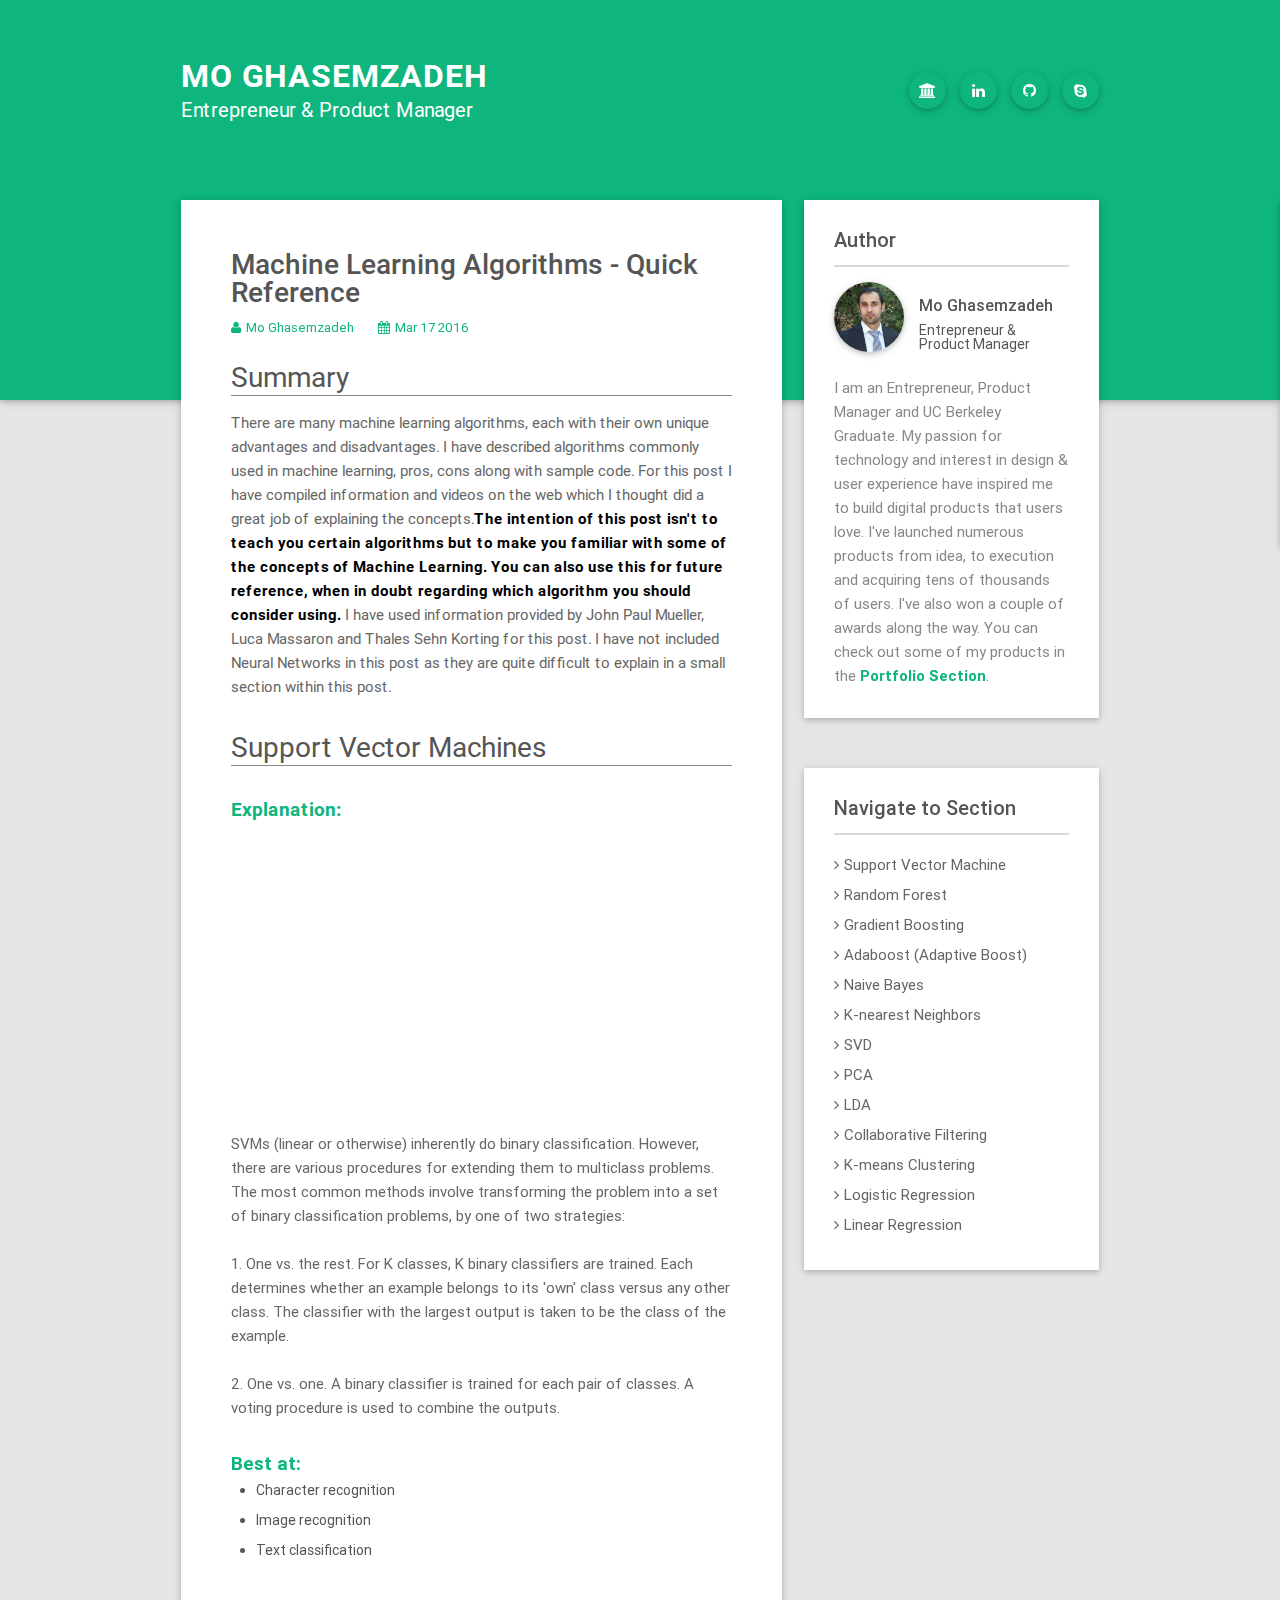
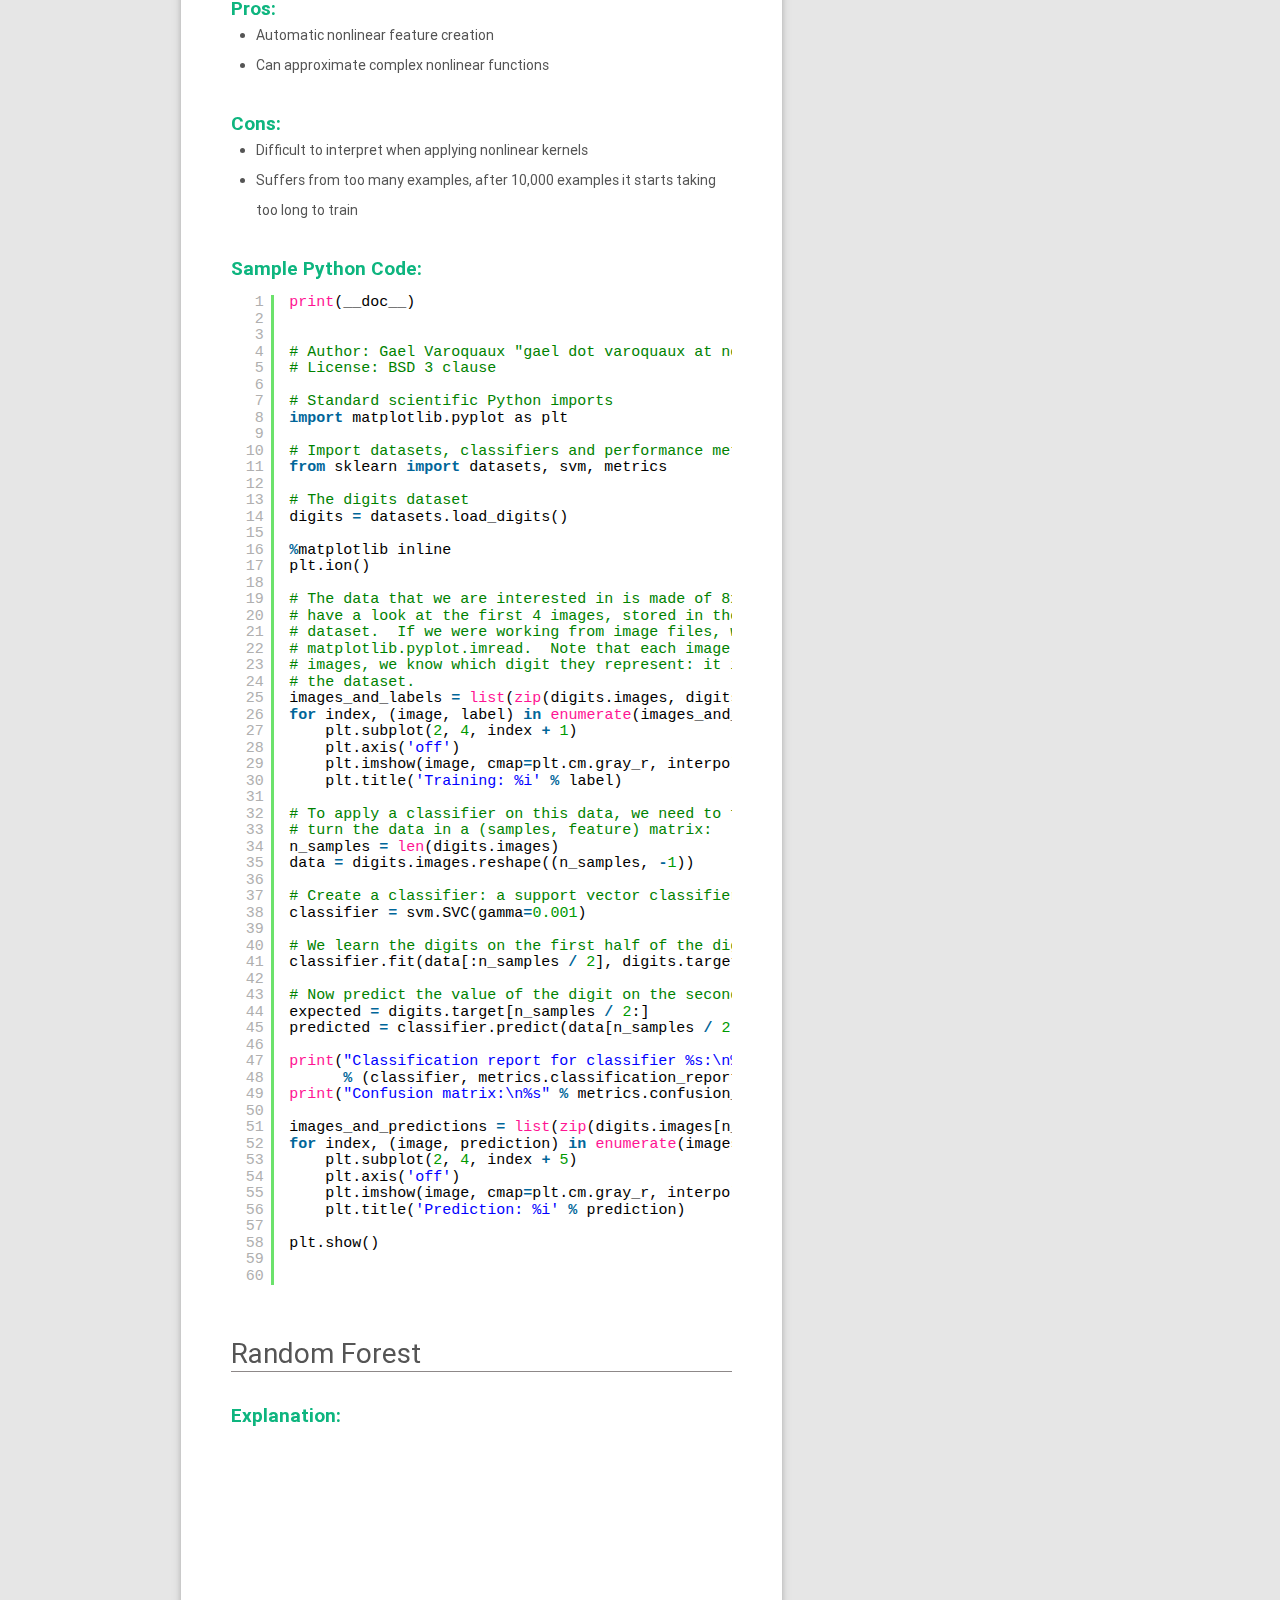
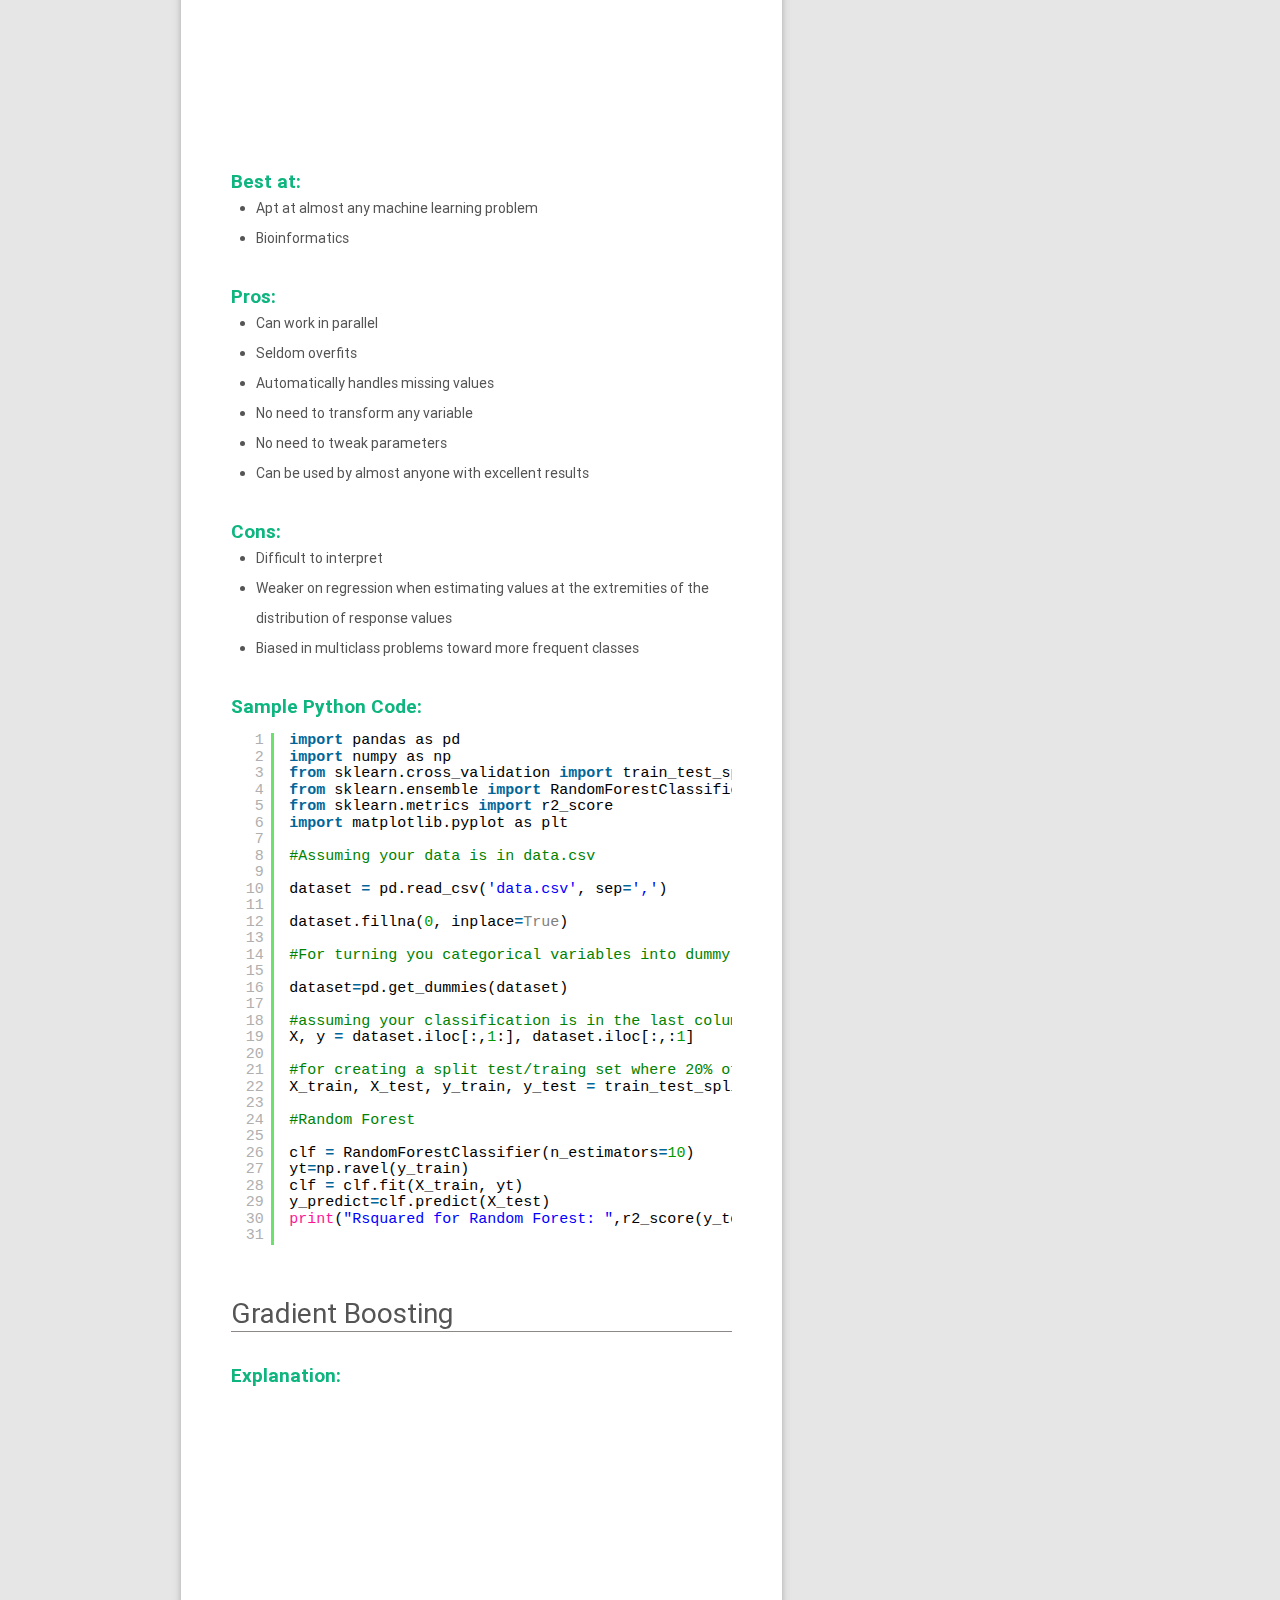
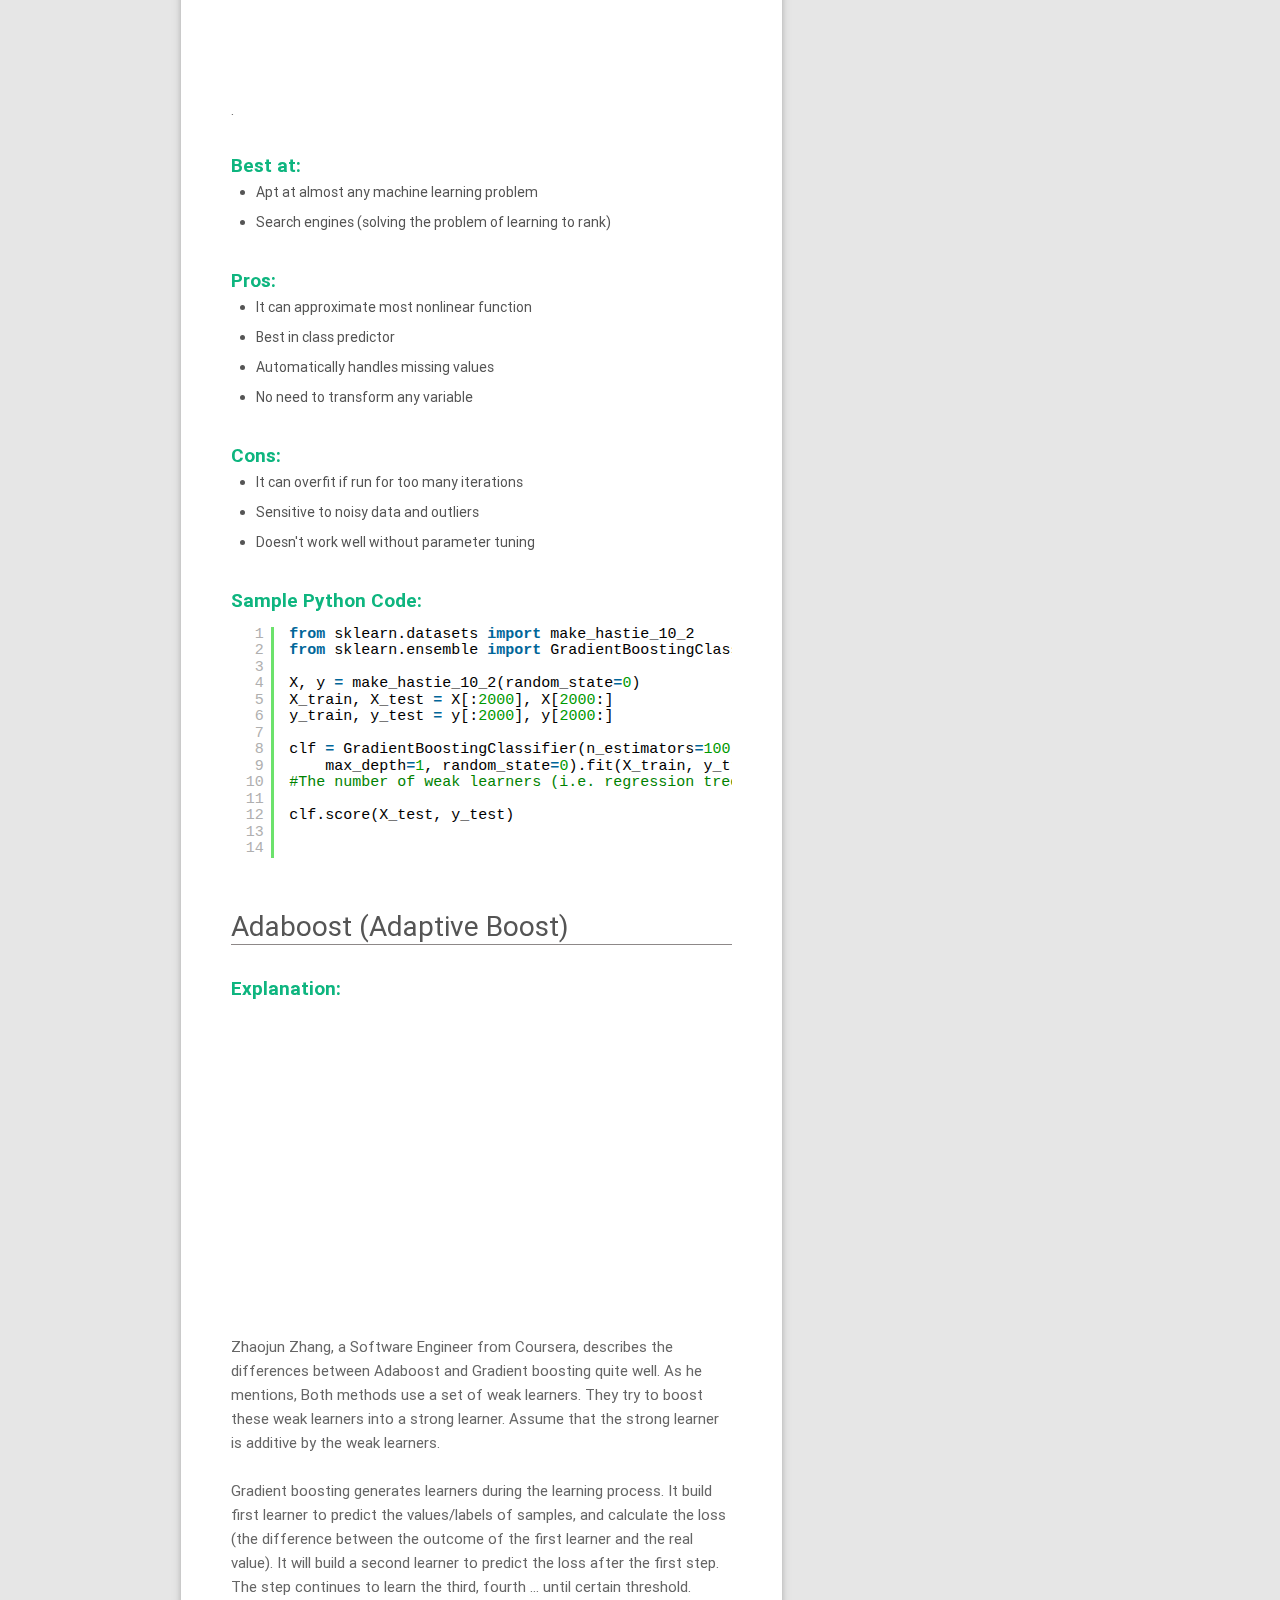
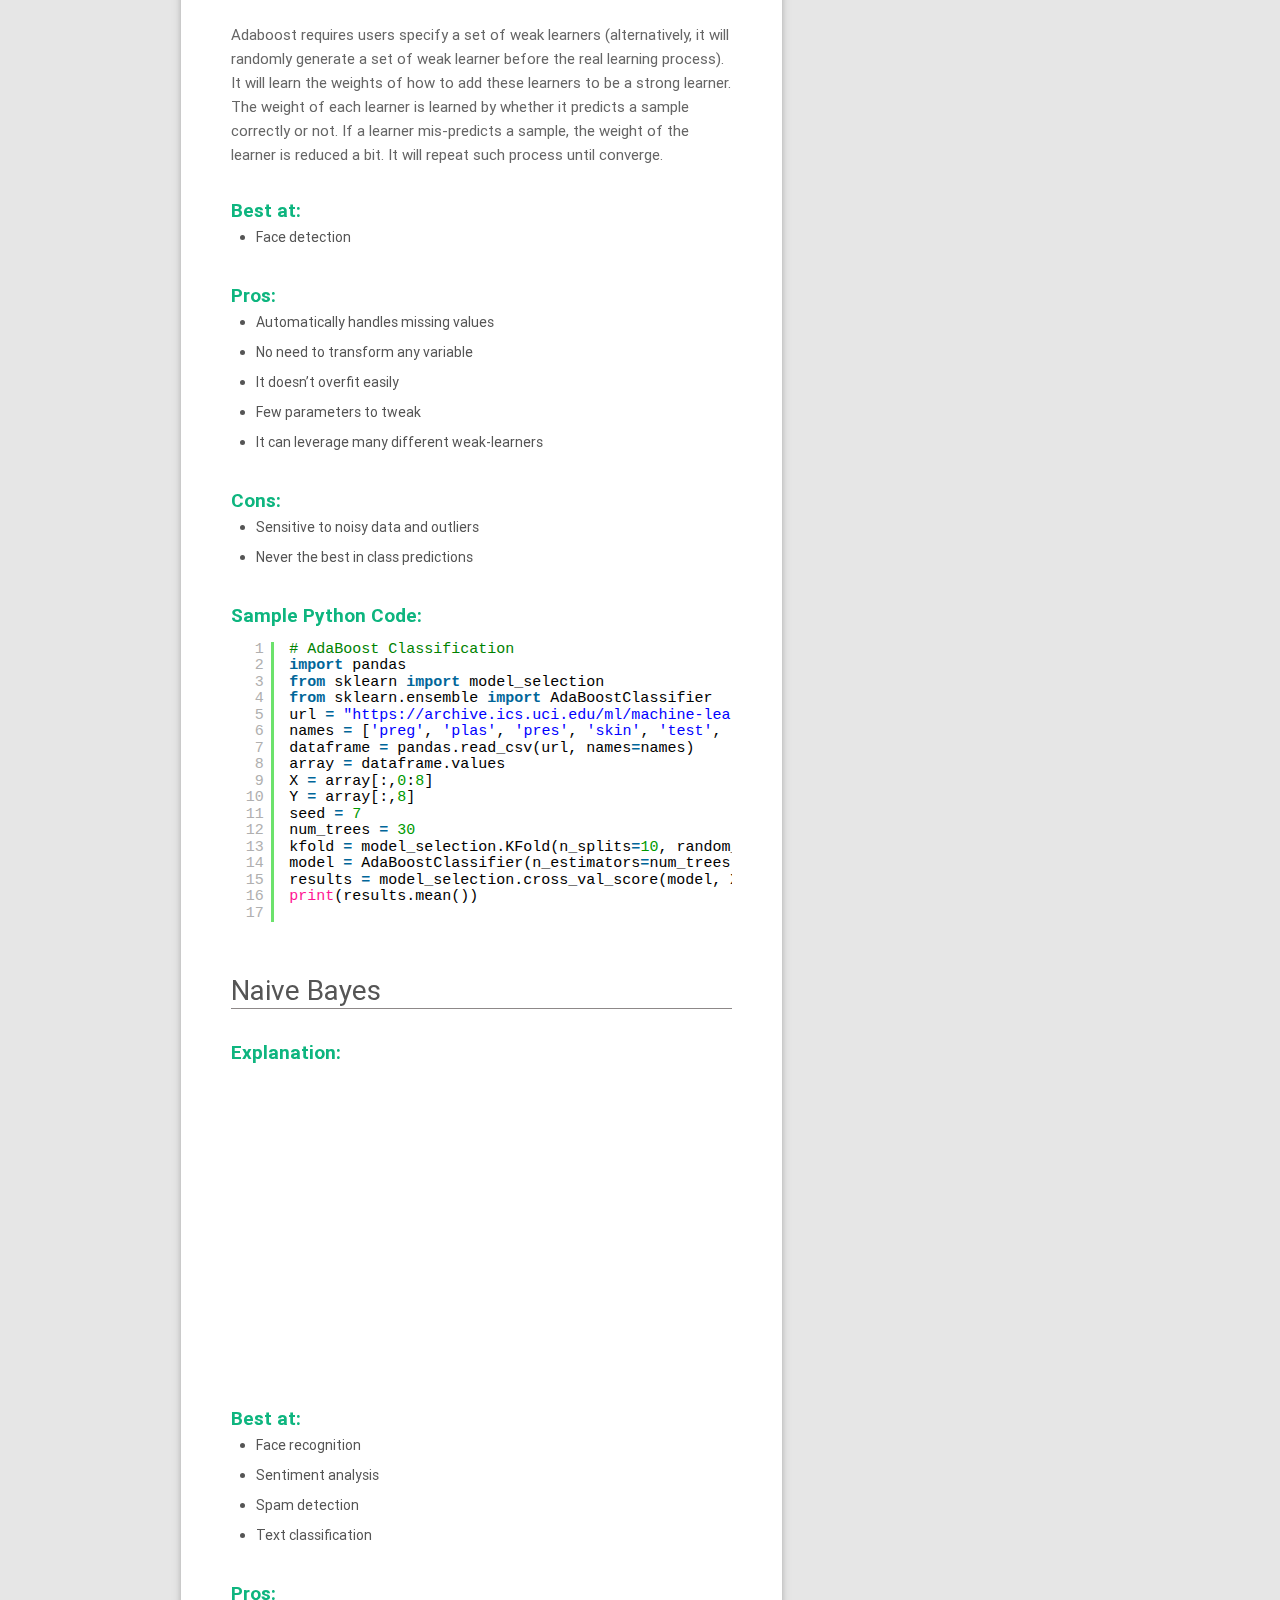
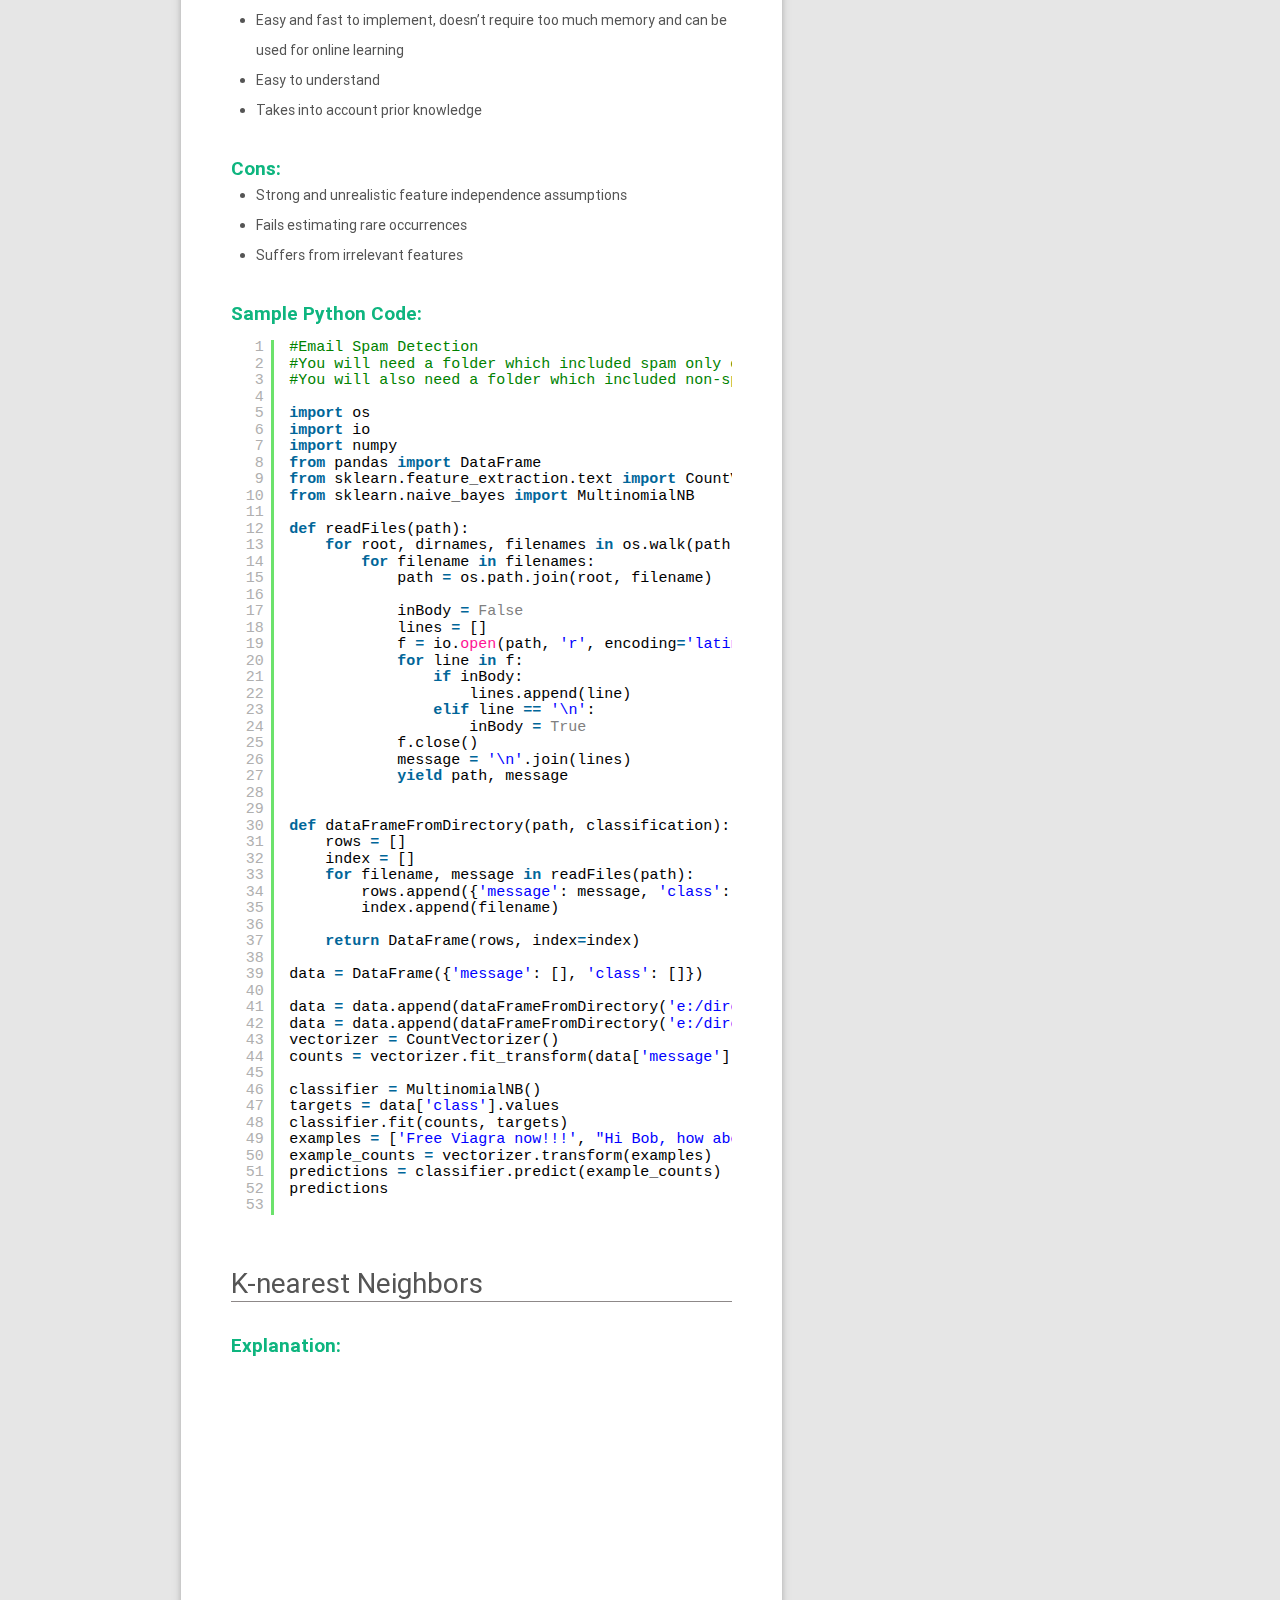
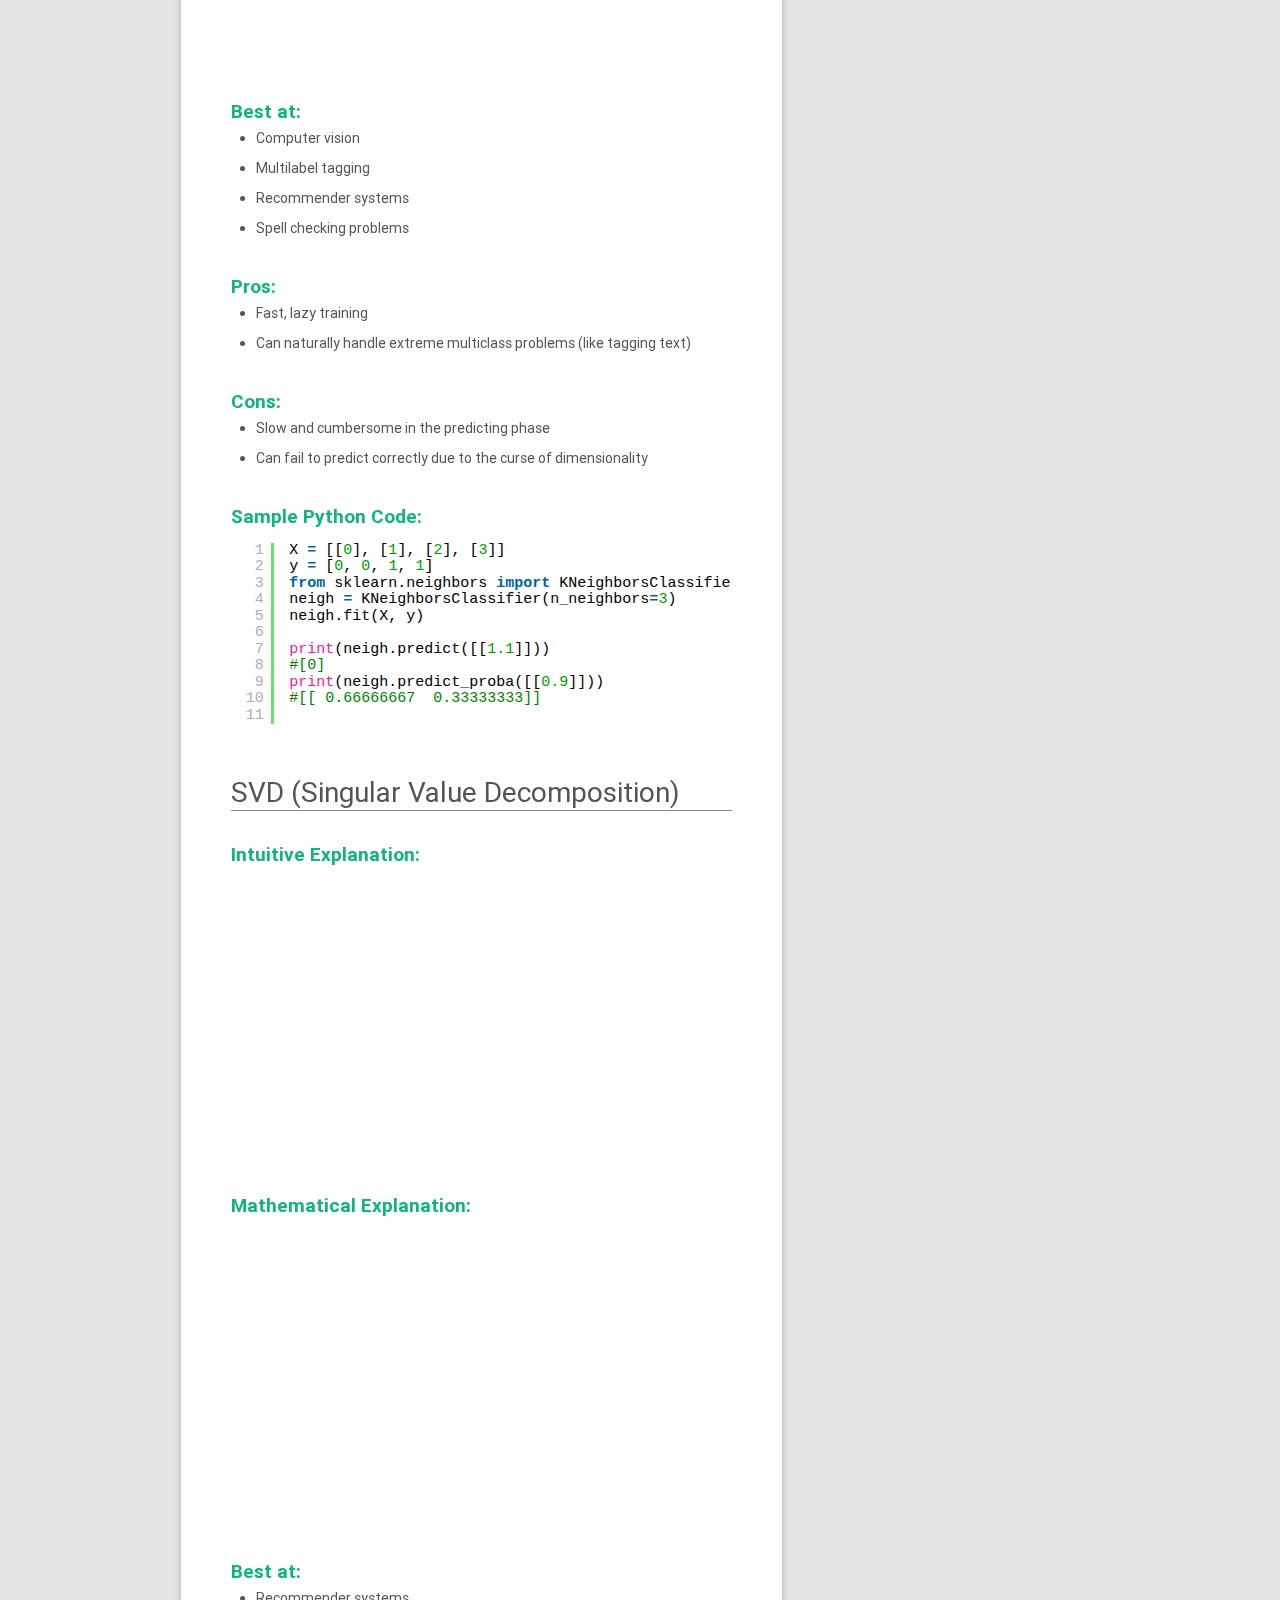
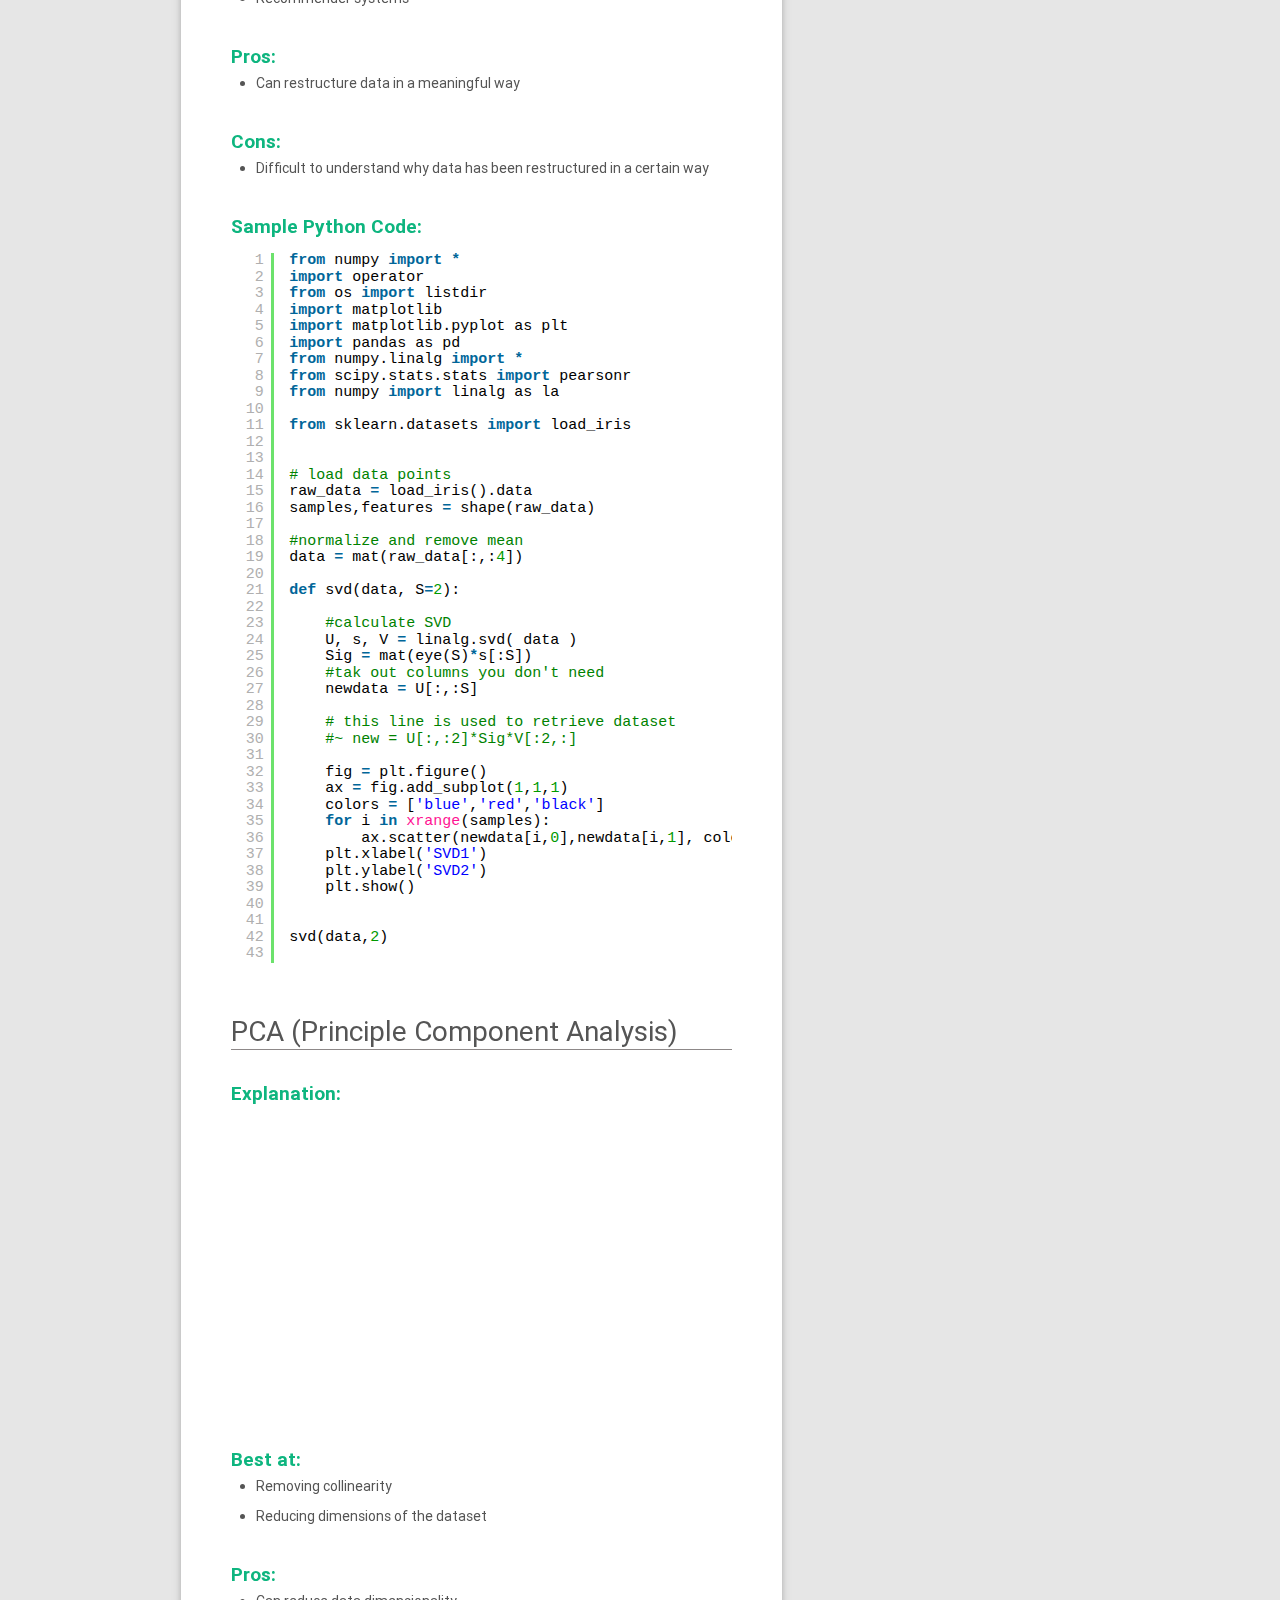
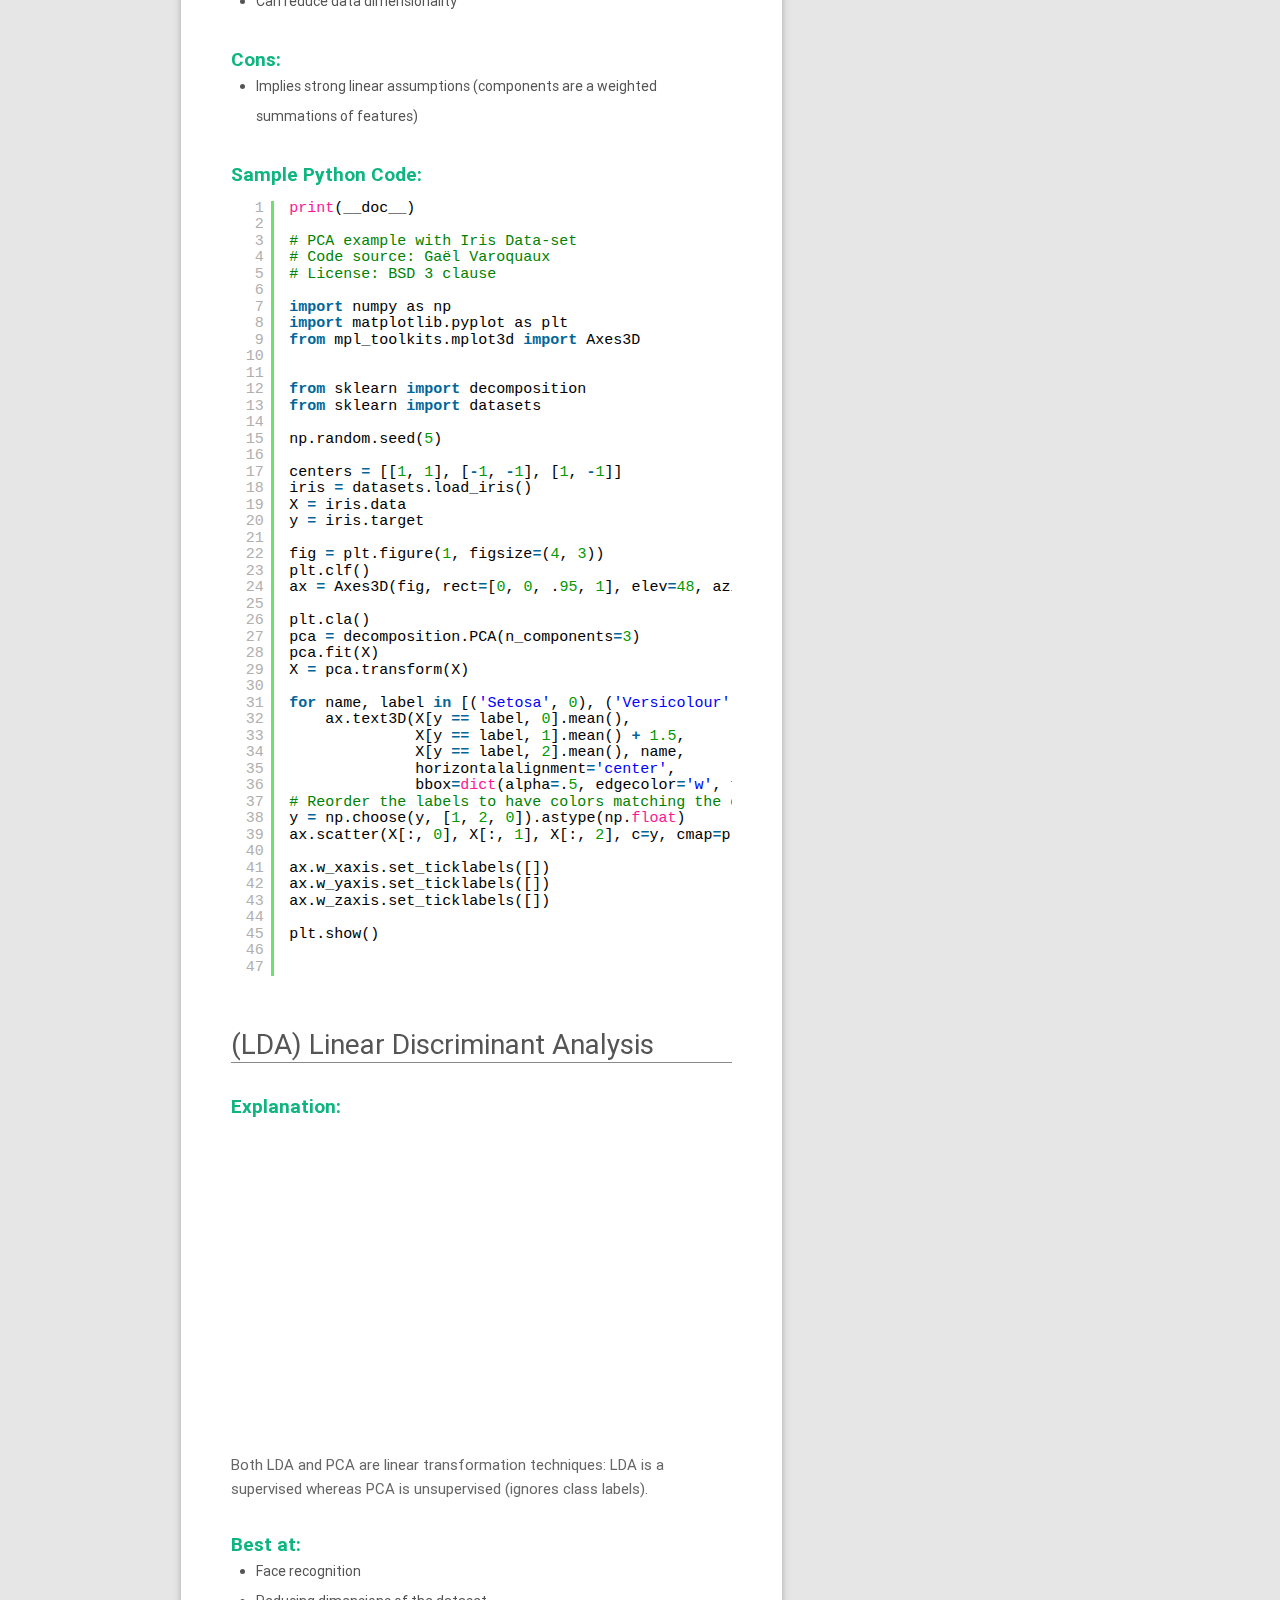
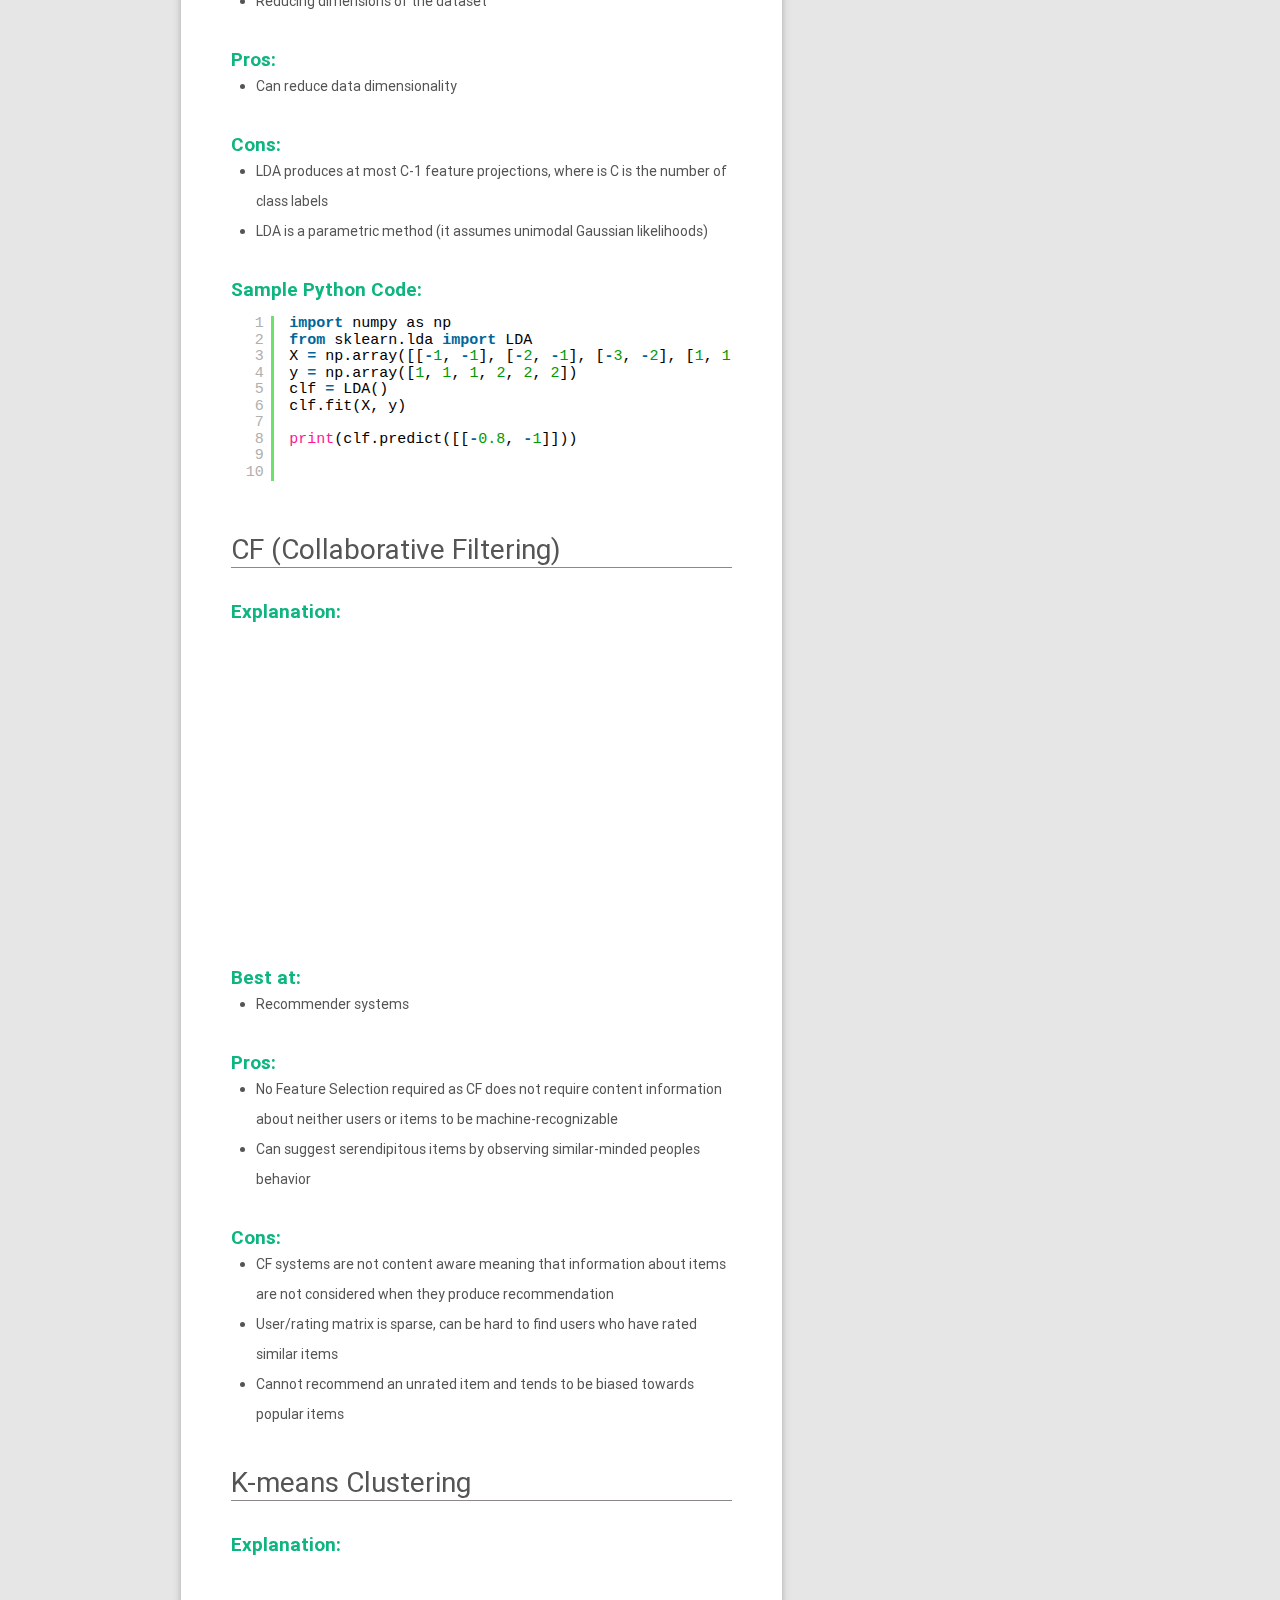
<file: machinelearning101.html>
<!DOCTYPE html>
<html lang="en">
	<head>
		<meta name="description" content="">
		<meta name="keywords" content="">
		<meta charset="UTF-8">
		<meta name="author" content="Md. Junaid Khan Pathan">
		<meta name="viewport" content="width=device-width, initial-scale=1">
		<title>Blog Post</title>
		<link rel="shortcut icon" href="img/favicon.png"/>
		<link rel="apple-touch-icon" href="img/apple-touch-icon.png"/>
		<link rel="apple-touch-icon" sizes="72x72" href="img/apple-touch-icon-72x72.png"/>
		<link rel="apple-touch-icon" sizes="114x114" href="img/apple-touch-icon-114x114.png"/>
		<link rel="apple-touch-icon" sizes="144x144" href="img/apple-touch-icon-144x144.png"/>
		<link type="text/css" rel="stylesheet" href="https://fonts.googleapis.com/css?family=Roboto:400,100,100italic,300italic,300,900italic,900,700italic,700,500italic,500,400italic">
		<link type="text/css" rel="stylesheet" media="all" href="font/font-awesome/css/font-awesome.min.css"/>
		<link type="text/css" rel="stylesheet" media="all" href="css/animate.css">
		<link type="text/css" rel="stylesheet" media="all" href="css/materialize.min.css">
		<link type="text/css" rel="stylesheet" media="all" href="css/magnific-popup.css">
		<link type="text/css" rel="stylesheet" media="all" href="css/owl.carousel.css">
		<link type="text/css" rel="stylesheet" media="all" href="css/owl.theme.css">
		<link type="text/css" rel="stylesheet" media="all" href="css/owl.transitions.css">
		<link type="text/css" rel="stylesheet" media="all" href="css/style.css">
		<link class="color-scheme" type="text/css" rel="stylesheet" media="all" href="css/color-1.css">
		<link type="text/css" rel="stylesheet" media="all" href="css/responsive.css">
		
		<script type="text/javascript" src="js/shCore.js"></script>
		<script type="text/javascript" src="js/shBrushPython.js"></script>
		<link type="text/css" rel="stylesheet" href="css/shCoreDefault.css"/>
		<script type="text/javascript">SyntaxHighlighter.all();</script>
		
		<script type="text/javascript" src="js/modernizr.js"></script>
	</head>
	<body>
		<div class="preloader">
			<div class="preloader-inner">
				<div class="preloader-wrapper active">
					<div class="spinner-layer">
						<div class="circle-clipper left">
							<div class="circle"></div>
						</div>
						<div class="gap-patch">
							<div class="circle"></div>
						</div>
						<div class="circle-clipper right">
							<div class="circle"></div>
						</div>
					</div>
				</div>
			</div>
		</div>
		<header class="header header-hidden z-depth-1 shadow-change">
			<!-- <div class="site-logo"><a href="#0">TILE</a></div> -->
			<div class="menu-bar btn-floating waves-effect waves-light"><span class="fa fa-bars"></span></div>
			<!-- <div class="search-open btn-floating waves-effect waves-light"><span class="fa fa-search"></span></div>
			<div class="search-area search-area-hidden clearfix">
				<div class="search-input">
					<form>
						<fieldset>
							<input type="search" placeholder="Type Here & Hit Enter...">
						</fieldset>
					</form>
				</div>
			</div> -->
			<nav class="main-nav">
				<ul>
					<li><a href="index.html" class="waves-effect">Home</a></li>
					<li><a href="index.html#skill-section" class="skill-section-nav waves-effect">About Me</a></li>
					<li><a href="index.html#experience-section" class="experience-section-nav waves-effect">Education / Experience</a></li>
					<li><a href="index.html#portfolio-section" class="portfolio-section-nav waves-effect">Portfolio</a></li>
					<li><a href="index.html#blog-section" class="blog-section-nav waves-effect">Blog</a></li>
					<li><a href="index.html#contact-section" class="contact-section-nav waves-effect">Contact</a></li>
				</ul>
			</nav>
		</header>
		<!-- header starts -->
		<div class="site-header z-depth-1 top-section">
			<div class="container">
				<div class="row">
					<div class="col l6 m6 s12 pd-0" onclick="window.open('index.html')">
						<div class="site-header-title">
							Mo Ghasemzadeh
							<span>Entrepreneur & Product Manager</span>
						</div>
					</div>
					<div class="col l6 m6 s12 pd-0">
						<div class="site-header-contact">
							<a class="btn btn-floating waves-effect waves-light" href="https://cal.berkeley.edu/zadeh" target="_blank"><span class="fa fa-university"></span></a>
							<a class="btn btn-floating waves-effect waves-light" href="https://www.linkedin.com/in/ghasemzadeh/" target="_blank"><span class="fa fa-linkedin"></span></a>
							<a class="btn btn-floating waves-effect waves-light" href="https://www.github.com/mozadeh" target="_blank"><span class="fa fa-github"></span></a>
							<a class="btn btn-floating waves-effect waves-light" href="skype:mohammad.ghasemzadeh6?call"><span class="fa fa-skype"></span></a>
						</div>
					</div>
				</div>
			</div>
		</div>
		<!-- header ends -->
		<div class="single-blog-section">
			<div class="container">
				<div class="row">
					<div class="col l8 m8 s12 single-blog-wrapper pdl-0">
						<div class="col s12 w-block z-depth-1 shadow-change pd-50">
							<div class="single-blog-title">
								Machine Learning Algorithms - Quick Reference
							</div>
							<div class="single-blog-data blog-data">
								<a href="#0" class="waves-effect"><span class="fa fa-user"></span>Mo Ghasemzadeh</a>
								<a href="#0" class="waves-effect"><span class="fa fa-calendar"></span>Mar 17 2016</a>
								<!-- <a href="#0" class="waves-effect"><span class="fa fa-heart"></span>32</a> -->
							</div>
							<div class="single-blog-content">
								<h3>
									Summary
								</h3>
								<br/>
								<p>
									There are many machine learning algorithms, each with their own unique advantages and disadvantages. I have described algorithms commonly used in machine learning, pros, cons along with sample code. For this post I have compiled information and videos on the web which I thought did a great job of explaining the concepts.<span class="impo">The intention of this post isn't to teach you certain algorithms but to make you familiar with some of the concepts of Machine Learning. You can also use this for future reference, when in doubt regarding which algorithm you should consider using.</span> I have used information provided by John Paul Mueller, Luca Massaron and Thales Sehn Korting for this post. I have not included Neural Networks in this post as they are quite difficult to explain in a small section within this post.
								</p>
								<br/><br/>
								<section id="svm-section" class="portfolio-section">		
									<h3>
										Support Vector Machines
									</h3>
									<br/>
									<p>
										<b>Explanation: </b>
										<br/>
										<iframe style="height:280px;width:100%" src="https://www.youtube.com/embed/1NxnPkZM9bc" frameborder="0" allowfullscreen></iframe>

										SVMs (linear or otherwise) inherently do binary classification. However, there are various procedures for extending them to multiclass problems. The most common methods involve transforming the problem into a set of binary classification problems, by one of two strategies:
										<br/><br/>
										1. One vs. the rest. For K classes, K binary classifiers are trained. Each determines whether an example belongs to its 'own' class versus any other class. The classifier with the largest output is taken to be the class of the example.
										<br/><br/>
										2. One vs. one. A binary classifier is trained for each pair of classes. A voting procedure is used to combine the outputs.
									</p>
									<br/>
									<p>
										<b>Best at: </b>
										<ol>
											<li>
												Character recognition
											</li>
											<li>
												Image recognition
											</li>
											<li>
												Text classification
											</li>
										</ol>	
									</p>
									<br/>
									<p>
										<b>Pros: </b>
										<ol>
											<li>
												Automatic nonlinear feature creation
											</li>
											<li>
												Can approximate complex nonlinear functions
											</li>
										</ol>	
									</p>
									<br/>
									<p>
										<b>Cons: </b>
										<ol>
											<li>
												Difficult to interpret when applying nonlinear kernels
											</li>
											<li>
												Suffers from too many examples, after 10,000 examples it starts taking too long to train
											</li>
										</ol>	
									</p>
									<br/>
									<p>
										<b>Sample Python Code: </b>
										<pre class="brush: python; toolbar: false;">
											print(__doc__)


											# Author: Gael Varoquaux "gael dot varoquaux at normalesup dot org"
											# License: BSD 3 clause

											# Standard scientific Python imports
											import matplotlib.pyplot as plt

											# Import datasets, classifiers and performance metrics
											from sklearn import datasets, svm, metrics

											# The digits dataset
											digits = datasets.load_digits()

											%matplotlib inline
											plt.ion()

											# The data that we are interested in is made of 8x8 images of digits, let's
											# have a look at the first 4 images, stored in the `images` attribute of the
											# dataset.  If we were working from image files, we could load them using
											# matplotlib.pyplot.imread.  Note that each image must have the same size. For these
											# images, we know which digit they represent: it is given in the 'target' of
											# the dataset.
											images_and_labels = list(zip(digits.images, digits.target))
											for index, (image, label) in enumerate(images_and_labels[:4]):
											    plt.subplot(2, 4, index + 1)
											    plt.axis('off')
											    plt.imshow(image, cmap=plt.cm.gray_r, interpolation='nearest')
											    plt.title('Training: %i' % label)

											# To apply a classifier on this data, we need to flatten the image, to
											# turn the data in a (samples, feature) matrix:
											n_samples = len(digits.images)
											data = digits.images.reshape((n_samples, -1))

											# Create a classifier: a support vector classifier
											classifier = svm.SVC(gamma=0.001)

											# We learn the digits on the first half of the digits
											classifier.fit(data[:n_samples / 2], digits.target[:n_samples / 2])

											# Now predict the value of the digit on the second half:
											expected = digits.target[n_samples / 2:]
											predicted = classifier.predict(data[n_samples / 2:])

											print("Classification report for classifier %s:\n%s\n"
											      % (classifier, metrics.classification_report(expected, predicted)))
											print("Confusion matrix:\n%s" % metrics.confusion_matrix(expected, predicted))

											images_and_predictions = list(zip(digits.images[n_samples / 2:], predicted))
											for index, (image, prediction) in enumerate(images_and_predictions[:4]):
											    plt.subplot(2, 4, index + 5)
											    plt.axis('off')
											    plt.imshow(image, cmap=plt.cm.gray_r, interpolation='nearest')
											    plt.title('Prediction: %i' % prediction)

											plt.show()

										</pre>
											
									</p>
									<br/>
									

									</p>
								</section>	


								<section id="randomforest-section" class="portfolio-section">		
									<h3>
										Random Forest
									</h3>
									<br/>
									<p>
										<b>Explanation: </b>
										<br/>
										<iframe style="height:280px;width:100%" src="https://www.youtube.com/embed/loNcrMjYh64" frameborder="0" allowfullscreen></iframe>
									</p>
									<br/>
									<p>
										<b>Best at: </b>
										<ol>
											<li>
												Apt at almost any machine learning problem
											</li>
											<li>
												Bioinformatics
											</li>
										</ol>	
									</p>
									<br/>
									<p>
										<b>Pros: </b>
										<ol>
											<li>
												Can work in parallel
											</li>
											<li>
												Seldom overfits
											</li>
											<li>
												Automatically handles missing values
											</li>
											<li>
												No need to transform any variable
											</li>
											<li>
												No need to tweak parameters
											</li>
											<li>
												Can be used by almost anyone with excellent results
											</li>
										</ol>	
									</p>
									<br/>
									<p>
										<b>Cons: </b>
										<ol>
											<li>
												Difficult to interpret
											</li>
											<li>
												Weaker on regression when estimating values at the extremities of the distribution of response values
											</li>
											<li>
												Biased in multiclass problems toward more frequent classes
											</li>
										</ol>	
									</p>
									<br/>
									<p>
										<b>Sample Python Code: </b>
										<pre class="brush: python; toolbar: false;">
											import pandas as pd
											import numpy as np
											from sklearn.cross_validation import train_test_split
											from sklearn.ensemble import RandomForestClassifier
											from sklearn.metrics import r2_score
											import matplotlib.pyplot as plt

											#Assuming your data is in data.csv
											
											dataset = pd.read_csv('data.csv', sep=',')
											
											dataset.fillna(0, inplace=True)
											
											#For turning you categorical variables into dummy variables (sklean can only deal with continuous variables)

											dataset=pd.get_dummies(dataset)

											#assuming your classification is in the last column and your predictors are in the other columns
											X, y = dataset.iloc[:,1:], dataset.iloc[:,:1]

											#for creating a split test/traing set where 20% of the original data is in the test set and the rest is in training
											X_train, X_test, y_train, y_test = train_test_split(X, y, test_size=0.2, random_state=1)
											
											#Random Forest
											
											clf = RandomForestClassifier(n_estimators=10)
											yt=np.ravel(y_train)
											clf = clf.fit(X_train, yt)
											y_predict=clf.predict(X_test)
											print("Rsquared for Random Forest: ",r2_score(y_test, y_predict))
										</pre>
											
									</p>
									<br/>
									

									</p>
								</section>

								<section id="gbm-section" class="portfolio-section">		
									<h3>
										Gradient Boosting
									</h3>
									<br/>
									<p>
										<b>Explanation: </b>
										<br/>
										<iframe style="height:280px;width:100%" src="https://www.youtube.com/embed/sRktKszFmSk" frameborder="0" allowfullscreen></iframe>.
									</p>
									<br/>
									<p>
										<b>Best at: </b>
										<ol>
											<li>
												Apt at almost any machine learning problem
											</li>
											<li>
												Search engines (solving the problem of learning to rank)
											</li>
										</ol>	
									</p>
									<br/>
									<p>
										<b>Pros: </b>
										<ol>
											<li>
												It can approximate most nonlinear function
											</li>
											<li>
												Best in class predictor
											</li>
											<li>
												Automatically handles missing values
											</li>
											<li>
												No need to transform any variable
											</li>
										</ol>	
									</p>
									<br/>
									<p>
										<b>Cons: </b>
										<ol>
											<li>
												It can overfit if run for too many iterations
											</li>
											<li>
												Sensitive to noisy data and outliers
											</li>
											<li>
												Doesn't work well without parameter tuning
											</li>
										</ol>	
									</p>
									<br/>
									<p>
										<b>Sample Python Code: </b>
										<pre class="brush: python; toolbar: false;">
											from sklearn.datasets import make_hastie_10_2
											from sklearn.ensemble import GradientBoostingClassifier

											X, y = make_hastie_10_2(random_state=0)
											X_train, X_test = X[:2000], X[2000:]
											y_train, y_test = y[:2000], y[2000:]

											clf = GradientBoostingClassifier(n_estimators=100, learning_rate=1.0,
											    max_depth=1, random_state=0).fit(X_train, y_train)
											#The number of weak learners (i.e. regression trees) is controlled by the parameter n_estimators; The size of each tree can be controlled either by setting the tree depth via max_depth or by setting the number of leaf nodes via max_leaf_nodes. The learning_rate is a hyper-parameter in the range (0.0, 1.0] that controls overfitting via shrinkage 

											clf.score(X_test, y_test)  

										</pre>
											
									</p>
									<br/>
									

									</p>
								</section>	
								
								
								
								<section id="adaboost-section" class="portfolio-section">		
									<h3>
										Adaboost (Adaptive Boost)
									</h3>
									<br/>
									<p>
										<b>Explanation: </b>
										<br/>
										<iframe style="height:280px;width:100%" src="https://www.youtube.com/embed/ix6IvwbVpw0" frameborder="0" allowfullscreen></iframe>
										<br/><br/>
										Zhaojun Zhang, a Software Engineer from Coursera, describes the differences between Adaboost and Gradient boosting quite well. As he mentions, Both methods use a set of weak learners. They try to boost these weak learners into a strong learner. Assume that the strong learner is additive by the weak learners.
										<br/><br/>
										Gradient boosting generates learners during the learning process. It build first learner to predict the values/labels of samples, and calculate the loss (the difference between the outcome of the first learner and the real value). It will build a second learner to predict the loss after the first step. The step continues to learn the third, fourth … until certain threshold.
										<br/><br/>
										Adaboost requires users specify a set of weak learners (alternatively, it will randomly generate a set of weak learner before the real learning process). It will learn the weights of how to add these learners to be a strong learner. The weight of each learner is learned by whether it predicts a sample correctly or not. If a learner mis-predicts a sample, the weight of the learner is reduced a bit. It will repeat such process until converge.
									</p>
									<br/>
									<p>
										<b>Best at: </b>
										<ol>
											<li>
												Face detection
											</li>
										</ol>	
									</p>
									<br/>
									<p>
										<b>Pros: </b>
										<ol>
											<li>
												Automatically handles missing values
											</li>
											<li>
												No need to transform any variable
											</li>
											<li>
												It doesn’t overfit easily
											</li>
											<li>
												Few parameters to tweak
											</li>
											<li>
												It can leverage many different weak-learners
											</li>
										</ol>	
									</p>
									<br/>
									<p>
										<b>Cons: </b>
										<ol>
											<li>
												Sensitive to noisy data and outliers
											</li>
											<li>
												Never the best in class predictions
											</li>
										</ol>	
									</p>
									<br/>
									<p>
										<b>Sample Python Code: </b>
										<pre class="brush: python; toolbar: false;">
											# AdaBoost Classification
											import pandas
											from sklearn import model_selection
											from sklearn.ensemble import AdaBoostClassifier
											url = "https://archive.ics.uci.edu/ml/machine-learning-databases/pima-indians-diabetes/pima-indians-diabetes.data"
											names = ['preg', 'plas', 'pres', 'skin', 'test', 'mass', 'pedi', 'age', 'class']
											dataframe = pandas.read_csv(url, names=names)
											array = dataframe.values
											X = array[:,0:8]
											Y = array[:,8]
											seed = 7
											num_trees = 30
											kfold = model_selection.KFold(n_splits=10, random_state=seed)
											model = AdaBoostClassifier(n_estimators=num_trees, random_state=seed)
											results = model_selection.cross_val_score(model, X, Y, cv=kfold)
											print(results.mean())
										</pre>
											
									</p>
									<br/>
									

									</p>
								</section>


								<section id="bayes-section" class="portfolio-section">		
									<h3>
										Naive Bayes
									</h3>
									<br/>
									<p>
										<b>Explanation: </b>
										<br/>
										<iframe style="height:280px;width:100%" src="https://www.youtube.com/embed/H7IlFC5wbjk" frameborder="0" allowfullscreen></iframe>
									</p>
									<br/>
									<p>
										<b>Best at: </b>
										<ol>
											<li>
												Face recognition
											</li>
											<li>
												Sentiment analysis
											</li>
											<li>
												Spam detection
											</li>
											<li>
												Text classification
											</li>
										</ol>	
									</p>
									<br/>
									<p>
										<b>Pros: </b>
										<ol>
											<li>
												Easy and fast to implement, doesn’t require too much memory and can be used for online learning
											</li>
											<li>
												Easy to understand
											</li>
											<li>
												Takes into account prior knowledge
											</li>
										</ol>	
									</p>
									<br/>
									<p>
										<b>Cons: </b>
										<ol>
											<li>
												Strong and unrealistic feature independence assumptions
											</li>
											<li>
												Fails estimating rare occurrences
											</li>
											<li>
												Suffers from irrelevant features
											</li>
										</ol>	
									</p>
									<br/>
									<p>
										<b>Sample Python Code: </b>
										<pre class="brush: python; toolbar: false;">
											#Email Spam Detection
											#You will need a folder which included spam only email, we'll call it Spam here
											#You will also need a folder which included non-spam only email, we'll call it Ham

											import os
											import io
											import numpy
											from pandas import DataFrame
											from sklearn.feature_extraction.text import CountVectorizer
											from sklearn.naive_bayes import MultinomialNB

											def readFiles(path):
											    for root, dirnames, filenames in os.walk(path):
											        for filename in filenames:
											            path = os.path.join(root, filename)

											            inBody = False
											            lines = []
											            f = io.open(path, 'r', encoding='latin1')
											            for line in f:
											                if inBody:
											                    lines.append(line)
											                elif line == '\n':
											                    inBody = True
											            f.close()
											            message = '\n'.join(lines)
											            yield path, message


											def dataFrameFromDirectory(path, classification):
											    rows = []
											    index = []
											    for filename, message in readFiles(path):
											        rows.append({'message': message, 'class': classification})
											        index.append(filename)

											    return DataFrame(rows, index=index)

											data = DataFrame({'message': [], 'class': []})

											data = data.append(dataFrameFromDirectory('e:/directory/spam', 'spam'))
											data = data.append(dataFrameFromDirectory('e:/directory/ham', 'ham'))
											vectorizer = CountVectorizer()
											counts = vectorizer.fit_transform(data['message'].values)

											classifier = MultinomialNB()
											targets = data['class'].values
											classifier.fit(counts, targets)
											examples = ['Free Viagra now!!!', "Hi Bob, how about a game of golf tomorrow?"]
											example_counts = vectorizer.transform(examples)
											predictions = classifier.predict(example_counts)
											predictions
										</pre>
											
									</p>
									<br/>
									

									</p>
								</section>


								<section id="knn-section" class="portfolio-section">		
									<h3>
										K-nearest Neighbors
									</h3>
									<br/>
									<p>
										<b>Explanation: </b>
										<br/>
										<iframe style="height:280px;width:100%" src="https://www.youtube.com/embed/UqYde-LULfs" frameborder="0" allowfullscreen></iframe>
									</p>
									<br/>
									<p>
										<b>Best at: </b>
										<ol>
											<li>
												Computer vision
											</li>
											<li>
												Multilabel tagging
											</li>
											<li>
												Recommender systems
											</li>
											<li>
												Spell checking problems
											</li>
										</ol>	
									</p>
									<br/>
									<p>
										<b>Pros: </b>
										<ol>
											<li>
												Fast, lazy training
											</li>
											<li>
												Can naturally handle extreme multiclass problems (like tagging text)
											</li>
										</ol>	
									</p>
									<br/>
									<p>
										<b>Cons: </b>
										<ol>
											<li>
												Slow and cumbersome in the predicting phase
											</li>
											<li>
												Can fail to predict correctly due to the curse of dimensionality
											</li>
										</ol>	
									</p>
									<br/>
									<p>
										<b>Sample Python Code: </b>
										<pre class="brush: python; toolbar: false;">
											X = [[0], [1], [2], [3]]
											y = [0, 0, 1, 1]
											from sklearn.neighbors import KNeighborsClassifier
											neigh = KNeighborsClassifier(n_neighbors=3)
											neigh.fit(X, y) 

											print(neigh.predict([[1.1]]))
											#[0]
											print(neigh.predict_proba([[0.9]]))
											#[[ 0.66666667  0.33333333]]
										</pre>
											
									</p>
									<br/>
									

									</p>
								</section>



								<section id="svd-section" class="portfolio-section">		
									<h3>
										SVD (Singular Value Decomposition)
									</h3>
									<br/>
									<p>
										<b>Intuitive Explanation: </b>
										<br/>
										<iframe style="height:280px;width:100%" src="https://www.youtube.com/embed/CQbbsKK1kus" frameborder="0" allowfullscreen></iframe>
										<b>Mathematical Explanation: </b>
										<br/>
										<iframe style="height:280px;width:100%" src="https://www.youtube.com/embed/P5mlg91as1c" frameborder="0" allowfullscreen></iframe>
									</p>
									<br/>
									<p>
										<b>Best at: </b>
										<ol>
											<li>
												Recommender systems
											</li>
										</ol>	
									</p>
									<br/>
									<p>
										<b>Pros: </b>
										<ol>
											<li>
												Can restructure data in a meaningful way
											</li>
										</ol>	
									</p>
									<br/>
									<p>
										<b>Cons: </b>
										<ol>
											<li>
												Difficult to understand why data has been restructured in a certain way
											</li>
										</ol>	
									</p>
									<br/>
									<p>
										<b>Sample Python Code: </b>
										<pre class="brush: python; toolbar: false;">
											from numpy import *
											import operator
											from os import listdir
											import matplotlib
											import matplotlib.pyplot as plt
											import pandas as pd
											from numpy.linalg import *
											from scipy.stats.stats import pearsonr
											from numpy import linalg as la

											from sklearn.datasets import load_iris

											 
											# load data points
											raw_data = load_iris().data
											samples,features = shape(raw_data)
											 
											#normalize and remove mean
											data = mat(raw_data[:,:4])
											 
											def svd(data, S=2):
											     
											    #calculate SVD
											    U, s, V = linalg.svd( data )
											    Sig = mat(eye(S)*s[:S])
											    #tak out columns you don't need
											    newdata = U[:,:S]
											     
											    # this line is used to retrieve dataset 
											    #~ new = U[:,:2]*Sig*V[:2,:]
											 
											    fig = plt.figure()
											    ax = fig.add_subplot(1,1,1)
											    colors = ['blue','red','black']
											    for i in xrange(samples):
											        ax.scatter(newdata[i,0],newdata[i,1], color= colors[int(raw_data[i,-1])])
											    plt.xlabel('SVD1')
											    plt.ylabel('SVD2')
											    plt.show()
											         
											 
											svd(data,2)
										</pre>
											
									</p>
									<br/>
									

									</p>
								</section>


								<section id="pca-section" class="portfolio-section">		
									<h3>
										PCA (Principle Component Analysis)
									</h3>
									<br/>
									<p>
										<b>Explanation: </b>
										<br/>
										<iframe style="height:280px;width:100%" src="https://www.youtube.com/embed/_UVHneBUBW0" frameborder="0" allowfullscreen></iframe>
									</p>
									<br/>
									<p>
										<b>Best at: </b>
										<ol>
											<li>
												Removing collinearity
											</li>
											<li>
												Reducing dimensions of the dataset
											</li>

										</ol>	
									</p>
									<br/>
									<p>
										<b>Pros: </b>
										<ol>
											<li>
												Can reduce data dimensionality
											</li>

										</ol>	
									</p>
									<br/>
									<p>
										<b>Cons: </b>
										<ol>
											<li>
												Implies strong linear assumptions (components are a weighted summations of features)
											</li>
										</ol>	
									</p>
									<br/>
									<p>
										<b>Sample Python Code: </b>
										<pre class="brush: python; toolbar: false;">
											print(__doc__)

											# PCA example with Iris Data-set
											# Code source: Gaël Varoquaux
											# License: BSD 3 clause

											import numpy as np
											import matplotlib.pyplot as plt
											from mpl_toolkits.mplot3d import Axes3D


											from sklearn import decomposition
											from sklearn import datasets

											np.random.seed(5)

											centers = [[1, 1], [-1, -1], [1, -1]]
											iris = datasets.load_iris()
											X = iris.data
											y = iris.target

											fig = plt.figure(1, figsize=(4, 3))
											plt.clf()
											ax = Axes3D(fig, rect=[0, 0, .95, 1], elev=48, azim=134)

											plt.cla()
											pca = decomposition.PCA(n_components=3)
											pca.fit(X)
											X = pca.transform(X)

											for name, label in [('Setosa', 0), ('Versicolour', 1), ('Virginica', 2)]:
											    ax.text3D(X[y == label, 0].mean(),
											              X[y == label, 1].mean() + 1.5,
											              X[y == label, 2].mean(), name,
											              horizontalalignment='center',
											              bbox=dict(alpha=.5, edgecolor='w', facecolor='w'))
											# Reorder the labels to have colors matching the cluster results
											y = np.choose(y, [1, 2, 0]).astype(np.float)
											ax.scatter(X[:, 0], X[:, 1], X[:, 2], c=y, cmap=plt.cm.spectral)

											ax.w_xaxis.set_ticklabels([])
											ax.w_yaxis.set_ticklabels([])
											ax.w_zaxis.set_ticklabels([])

											plt.show()

										</pre>
											
									</p>
									<br/>
									

									</p>
								</section>

								<section id="lda-section" class="portfolio-section">		
									<h3>
										(LDA) Linear Discriminant Analysis 
									</h3>
									<br/>
									<p>
										<b>Explanation: </b>
										<br/>
										<iframe style="height:280px;width:100%" src="https://www.youtube.com/embed/azXCzI57Yfc" frameborder="0" allowfullscreen></iframe>
										<br/><br/>
										Both LDA and PCA are linear transformation techniques: LDA is a supervised whereas PCA is unsupervised (ignores class labels). 
										
									</p>
									<br/>
									<p>
										<b>Best at: </b>
										<ol>
											<li>
												Face recognition
											</li>
											<li>
												Reducing dimensions of the dataset
											</li>

										</ol>	
									</p>
									<br/>
									<p>
										<b>Pros: </b>
										<ol>
											<li>
												Can reduce data dimensionality
											</li>

										</ol>	
									</p>
									<br/>
									<p>
										<b>Cons: </b>
										<ol>
											<li>
												LDA produces at most C-1 feature projections, where is C is the number of class labels
											</li>
											<li>
												LDA is a parametric method (it assumes unimodal Gaussian likelihoods)
											</li>
										</ol>	
									</p>
									<br/>
									<p>
										<b>Sample Python Code: </b>
										<pre class="brush: python; toolbar: false;">
											import numpy as np
											from sklearn.lda import LDA
											X = np.array([[-1, -1], [-2, -1], [-3, -2], [1, 1], [2, 1], [3, 2]])
											y = np.array([1, 1, 1, 2, 2, 2])
											clf = LDA()
											clf.fit(X, y)

											print(clf.predict([[-0.8, -1]]))

										</pre>
											
									</p>
									<br/>
									

									</p>
								</section>


								<section id="cb-section" class="portfolio-section">		
									<h3>
										CF (Collaborative Filtering)
									</h3>
									<br/>
									<p>
										<b>Explanation: </b>
										<br/>
										<iframe style="height:280px;width:100%" src="https://www.youtube.com/embed/h9gpufJFF-0" frameborder="0" allowfullscreen></iframe>
									</p>
									<br/>
									<p>
										<b>Best at: </b>
										<ol>
											<li>
												Recommender systems
											</li>

										</ol>	
									</p>
									<br/>
									<p>
										<b>Pros: </b>
										<ol>
											<li>
												No Feature Selection required as CF does not require content information about neither users or items to be machine-recognizable
											</li>
											<li>
												Can suggest serendipitous items by observing similar-minded peoples behavior
											</li>

										</ol>	
									</p>
									<br/>
									<p>
										<b>Cons: </b>
										<ol>
											<li>
												CF systems are not content aware meaning that information about items are not considered when they produce recommendation
											</li>
											<li>
												User/rating matrix is sparse, can be hard to find users who have rated similar items
											</li>
											<li>
												Cannot recommend an unrated item and tends to be biased towards popular items
											</li>

										</ol>	
									</p>
									<br/>
								</section>


								

								<section id="km-section" class="portfolio-section">		
									<h3>
										K-means Clustering
									</h3>
									<br/>
									<p>
										<b>Explanation: </b>
										<br/>
										<iframe style="height:280px;width:100%" src="https://www.youtube.com/embed/_aWzGGNrcic" frameborder="0" allowfullscreen></iframe>
									</p>
									<br/>
									<p>
										<b>Best at: </b>
										<ol>
											<li>
												Segmentation
											</li>

										</ol>	
									</p>
									<br/>
									<p>
										<b>Pros: </b>
										<ol>
											<li>
												Fast in finding clusters
											</li>
											<li>
												Can detect outliers in multiple dimensions
											</li>

										</ol>	
									</p>
									<br/>
									<p>
										<b>Cons: </b>
										<ol>
											<li>
												Suffers from multicollinearity
											</li>
											<li>
												Clusters are spherical, can’t detect groups of other shape
											</li>
											<li>
												Unstable solutions, depends on initialization
											</li>

										</ol>	
									</p>
									
									<br/>
									<p>
										<b>Sample Python Code: </b>
										<pre class="brush: python; toolbar: false;">
											print(__doc__)


											# Code source: Gaël Varoquaux
											# Modified for documentation by Jaques Grobler
											# License: BSD 3 clause

											import numpy as np
											import matplotlib.pyplot as plt
											from mpl_toolkits.mplot3d import Axes3D


											from sklearn.cluster import KMeans
											from sklearn import datasets

											np.random.seed(5)

											centers = [[1, 1], [-1, -1], [1, -1]]
											iris = datasets.load_iris()
											X = iris.data
											y = iris.target

											estimators = {'k_means_iris_3': KMeans(n_clusters=3),
											              'k_means_iris_8': KMeans(n_clusters=8),
											              'k_means_iris_bad_init': KMeans(n_clusters=3, n_init=1,
											                                              init='random')}


											fignum = 1
											for name, est in estimators.items():
											    fig = plt.figure(fignum, figsize=(4, 3))
											    plt.clf()
											    ax = Axes3D(fig, rect=[0, 0, .95, 1], elev=48, azim=134)

											    plt.cla()
											    est.fit(X)
											    labels = est.labels_

											    ax.scatter(X[:, 3], X[:, 0], X[:, 2], c=labels.astype(np.float))

											    ax.w_xaxis.set_ticklabels([])
											    ax.w_yaxis.set_ticklabels([])
											    ax.w_zaxis.set_ticklabels([])
											    ax.set_xlabel('Petal width')
											    ax.set_ylabel('Sepal length')
											    ax.set_zlabel('Petal length')
											    fignum = fignum + 1

											# Plot the ground truth
											fig = plt.figure(fignum, figsize=(4, 3))
											plt.clf()
											ax = Axes3D(fig, rect=[0, 0, .95, 1], elev=48, azim=134)

											plt.cla()

											for name, label in [('Setosa', 0),
											                    ('Versicolour', 1),
											                    ('Virginica', 2)]:
											    ax.text3D(X[y == label, 3].mean(),
											              X[y == label, 0].mean() + 1.5,
											              X[y == label, 2].mean(), name,
											              horizontalalignment='center',
											              bbox=dict(alpha=.5, edgecolor='w', facecolor='w'))
											# Reorder the labels to have colors matching the cluster results
											y = np.choose(y, [1, 2, 0]).astype(np.float)
											ax.scatter(X[:, 3], X[:, 0], X[:, 2], c=y)

											ax.w_xaxis.set_ticklabels([])
											ax.w_yaxis.set_ticklabels([])
											ax.w_zaxis.set_ticklabels([])
											ax.set_xlabel('Petal width')
											ax.set_ylabel('Sepal length')
											ax.set_zlabel('Petal length')
											plt.show()

										</pre>
											
									</p>
									<br/>
									

									</p>
								</section>


								<section id="logr-section" class="portfolio-section">		
									<h3>
										Logistic Regression
									</h3>
									<br/>
									<p>
										<b>Explanation: </b>
										<br/>
										<iframe style="height:280px;width:100%" src="https://www.youtube.com/embed/gNhogKJ_q7U" frameborder="0" allowfullscreen></iframe>
									</p>
									<br/>
									<p>
										<b>Best at: </b>
										<ol>
											<li>
												Ordering results by probability
											</li>
											<li>
												Modelling marketing responses
											</li>

										</ol>	
									</p>
									<br/>
									<p>
										<b>Pros: </b>
										<ol>
											<li>
												Simple to understand and explain
											</li>
											<li>
												It seldom overfits
											</li>
											<li>
												Using L1 & L2 regularization is effective in feature selection
											</li>
											<li>
												Fast to train
											</li>
											<li>
												Easy to train on big data thanks to its stochastic version
											</li>

										</ol>	
									</p>
									<br/>
									<p>
										<b>Cons: </b>
										<ol>
											<li>
												You have to work hard to make it fit nonlinear functions
											</li>
											<li>
												Can suffer from outliers
											</li>
										</ol>	
									</p>
									
									<br/>
									<p>
										<b>Sample Python Code: </b>
										<pre class="brush: python; toolbar: false;">
											print(__doc__)


											# Code source: Gaël Varoquaux
											# Modified for documentation by Jaques Grobler
											# License: BSD 3 clause

											import numpy as np
											import matplotlib.pyplot as plt
											from sklearn import linear_model, datasets

											# import some data to play with
											iris = datasets.load_iris()
											X = iris.data[:, :2]  # we only take the first two features.
											Y = iris.target

											h = .02  # step size in the mesh

											logreg = linear_model.LogisticRegression(C=1e5)

											# we create an instance of Neighbours Classifier and fit the data.
											logreg.fit(X, Y)

											# Plot the decision boundary. For that, we will assign a color to each
											# point in the mesh [x_min, x_max]x[y_min, y_max].
											x_min, x_max = X[:, 0].min() - .5, X[:, 0].max() + .5
											y_min, y_max = X[:, 1].min() - .5, X[:, 1].max() + .5
											xx, yy = np.meshgrid(np.arange(x_min, x_max, h), np.arange(y_min, y_max, h))
											Z = logreg.predict(np.c_[xx.ravel(), yy.ravel()])

											# Put the result into a color plot
											Z = Z.reshape(xx.shape)
											plt.figure(1, figsize=(4, 3))
											plt.pcolormesh(xx, yy, Z, cmap=plt.cm.Paired)

											# Plot also the training points
											plt.scatter(X[:, 0], X[:, 1], c=Y, edgecolors='k', cmap=plt.cm.Paired)
											plt.xlabel('Sepal length')
											plt.ylabel('Sepal width')

											plt.xlim(xx.min(), xx.max())
											plt.ylim(yy.min(), yy.max())
											plt.xticks(())
											plt.yticks(())

											plt.show()

										</pre>
											
									</p>
									<br/>
									

									</p>
								</section>


								<section id="linr-section" class="portfolio-section">		
									<h3>
										Linear Regression
									</h3>
									<br/>
									<p>
										<b>Explanation: </b>
										<br/>
										<iframe style="height:280px;width:100%" src="https://www.youtube.com/embed/zPG4NjIkCjc" frameborder="0" allowfullscreen></iframe>
									</p>
									<br/>
									<p>
										<b>Best at: </b>
										<ol>
											<li>
												Baseline predictions
											</li>
											<li>
												Econometric predictions
											</li>
											<li>
												Modelling marketing responses
											</li>

										</ol>	
									</p>
									<br/>
									<p>
										<b>Pros: </b>
										<ol>
											<li>
												Simple to understand and explain
											</li>
											<li>
												It seldom overfits
											</li>
											<li>
												Using L1 & L2 regularization is effective in feature selection
											</li>
											<li>
												Fast to train
											</li>
											<li>
												Easy to train on big data thanks to its stochastic version
											</li>

										</ol>	
									</p>
									<br/>
									<p>
										<b>Cons: </b>
										<ol>
											<li>
												You have to work hard to make it fit nonlinear functions
											</li>
											<li>
												Can suffer from outliers
											</li>
										</ol>	
									</p>
									
									<br/>
									<p>
										<b>Sample Python Code: </b>
										<pre class="brush: python; toolbar: false;">
											print(__doc__)


											# Code source: Jaques Grobler
											# License: BSD 3 clause


											import matplotlib.pyplot as plt
											import numpy as np
											from sklearn import datasets, linear_model

											# Load the diabetes dataset
											diabetes = datasets.load_diabetes()


											# Use only one feature
											diabetes_X = diabetes.data[:, np.newaxis, 2]

											# Split the data into training/testing sets
											diabetes_X_train = diabetes_X[:-20]
											diabetes_X_test = diabetes_X[-20:]

											# Split the targets into training/testing sets
											diabetes_y_train = diabetes.target[:-20]
											diabetes_y_test = diabetes.target[-20:]

											# Create linear regression object
											regr = linear_model.LinearRegression()

											# Train the model using the training sets
											regr.fit(diabetes_X_train, diabetes_y_train)

											# The coefficients
											print('Coefficients: \n', regr.coef_)
											# The mean squared error
											print("Mean squared error: %.2f"
											      % np.mean((regr.predict(diabetes_X_test) - diabetes_y_test) ** 2))
											# Explained variance score: 1 is perfect prediction
											print('Variance score: %.2f' % regr.score(diabetes_X_test, diabetes_y_test))

											# Plot outputs
											plt.scatter(diabetes_X_test, diabetes_y_test,  color='black')
											plt.plot(diabetes_X_test, regr.predict(diabetes_X_test), color='blue',
											         linewidth=3)

											plt.xticks(())
											plt.yticks(())

											plt.show()
										</pre>
											
									</p>
									<br/>
									

									</p>
								</section>

								
								<br/>
								<br/>
								

							</div>
						</div>
						<div class="col s12 single-blog-comment w-block z-depth-1 shadow-change pd-50 mgt-50">
							<div id="disqus_thread"></div>
							<script>
								/**
								*  RECOMMENDED CONFIGURATION VARIABLES: EDIT AND UNCOMMENT THE SECTION BELOW TO INSERT DYNAMIC VALUES FROM YOUR PLATFORM OR CMS.
								*  LEARN WHY DEFINING THESE VARIABLES IS IMPORTANT: https://disqus.com/admin/universalcode/#configuration-variables*/
								/*
								var disqus_config = function () {
								this.page.url = PAGE_URL;  // Replace PAGE_URL with your page's canonical URL variable
								this.page.identifier = PAGE_IDENTIFIER; // Replace PAGE_IDENTIFIER with your page's unique identifier variable
								};
								*/
								(function() { // DON'T EDIT BELOW THIS LINE
								var d = document, s = d.createElement('script');
								s.src = '//mozadeh-1.disqus.com/embed.js';
								s.setAttribute('data-timestamp', +new Date());
								(d.head || d.body).appendChild(s);
								})();
							</script>
							<noscript>Please enable JavaScript to view the <a href="https://disqus.com/?ref_noscript">comments powered by Disqus.</a></noscript>
						</div>
					</div>
					<div class="col l4 m4 s12 sidebar-wrapper pdr-0">
						<div class="col s12 single-sidebar w-block z-depth-1 shadow-change pd-30">
							<div class="sidebar-title">
								Author
							</div>
							<div class="author-content">
								<img src="img/me.jpg" alt="Author Image"/>
								<div class="author-data">
									Mo Ghasemzadeh
									<span>Entrepreneur & <br/>Product Manager</span>
								</div>
								<p>
									I am an Entrepreneur, Product Manager and UC Berkeley Graduate. My passion for technology and interest in design & user experience have inspired me to build digital products that users love. I've launched numerous products from idea, to execution and acquiring tens of thousands of users. I've also won a couple of awards along the way. You can check out some of my products in the <a href="index.html#portfolio-section" style="color:#0eb57d"><b>Portfolio Section</b></a>. 
								</p>
							</div>
						</div>
						<div class="fixme col s12 single-sidebar w-block z-depth-1 shadow-change pd-30">
							<div class="sidebar-title">
								Navigate to Section
							</div>
							<div class="category-content">
								<a href="#0" onclick=$('#svm-section').animatescroll();>Support Vector Machine</a>
								<a href="#0" onclick=$('#randomforest-section').animatescroll();>Random Forest</a>
								<a href="#0" onclick=$('#gbm-section').animatescroll();>Gradient Boosting</a>
								<a href="#0" onclick=$('#adaboost-section').animatescroll();>Adaboost (Adaptive Boost)</a>
								<a href="#0" onclick=$('#bayes-section').animatescroll();>Naive Bayes</a>
								<a href="#0" onclick=$('#knn-section').animatescroll();>K-nearest Neighbors</a>
								<a href="#0" onclick=$('#svd-section').animatescroll();>SVD</a>
								<a href="#0" onclick=$('#pca-section').animatescroll();>PCA</a>
								<a href="#0" onclick=$('#lda-section').animatescroll();>LDA</a>
								<a href="#0" onclick=$('#cb-section').animatescroll();>Collaborative Filtering</a>
								<a href="#0" onclick=$('#km-section').animatescroll();>K-means Clustering</a>
								<a href="#0" onclick=$('#logr-section').animatescroll();>Logistic Regression</a>
								<a href="#0" onclick=$('#linr-section').animatescroll();>Linear Regression</a>

							</div>
						</div>
						<!-- <div class="col s12 single-sidebar w-block z-depth-1 shadow-change pdt-30 pdr-30 pdb-40 pdl-30">
							<div class="sidebar-title">
								Related Post
							</div>
							<div class="related-post-content">
								<div class="related-post-single">
									<div class="related-post-img">
										<img src="img/blog/thumb/bt.jpg" alt="Blog Thumbnail"/>
									</div>
									<div class="related-post-title">
										<a href="#0">Related Post Title In Sidebar</a>
									</div>
									<div class="related-post-author">
										<a href="#0"><span class="fa fa-user"></span>John Doe</a>
									</div>
								</div>
								<div class="related-post-single">
									<div class="related-post-img">
										<img src="img/blog/thumb/bt.jpg" alt="Blog Thumbnail"/>
									</div>
									<div class="related-post-title">
										<a href="#0">Related Post Title In Sidebar</a>
									</div>
									<div class="related-post-author">
										<a href="#0"><span class="fa fa-user"></span>John Doe</a>
									</div>
								</div>
								<div class="related-post-single">
									<div class="related-post-img">
										<img src="img/blog/thumb/bt.jpg" alt="Blog Thumbnail"/>
									</div>
									<div class="related-post-title">
										<a href="#0">Related Post Title In Sidebar</a>
									</div>
									<div class="related-post-author">
										<a href="#0"><span class="fa fa-user"></span>John Doe</a>
									</div>
								</div>
							</div>
						</div> -->
						<!-- <div class="col s12 single-sidebar w-block z-depth-1 shadow-change pd-30">
							<div class="sidebar-title">
								Category
							</div>
							<div class="category-content">
								<a href="#0">Data Structure</a>
								<a href="#0">Algorithm</a>
								<a href="#0">Discrete Math</a>
								<a href="#0">Data Analysis</a>
								<a href="#0">Machine Learning</a>
								<a href="#0">Artificial Intelligece</a>
							</div>
						</div>
						<div class="col s12 single-sidebar w-block z-depth-1 shadow-change pd-30">
							<div class="sidebar-title">
								Archive
							</div>
							<div class="archive-content">
								<a href="#0">May - 2016</a>
								<a href="#0">April - 2016</a>
								<a href="#0">March - 2016</a>
								<a href="#0">February - 2016</a>
								<a href="#0">January - 2016</a>
								<a href="#0">December - 2015</a>
								<a href="#0">November - 2015</a>
								<a href="#0">October - 2015</a>
							</div>
						</div> -->
					</div>
				</div>
			</div>
		</div>
		<footer class="footer">
			<div class="container">
				<div class="row">
					<div class="col s12">
						<a class="btn btn-floating waves-effect waves-light back-to-top animatescroll-link" onclick="$('html').animatescroll();" href="#0">
							<span class="fa fa-angle-up"></span>
						</a>
						<div class="social-links">
							<a class="waves-effect waves-light" href="https://www.github.com/mozadeh" target="_blank"><span class="fa fa-github"></span></a>
							<a class="waves-effect waves-light" href="https://cal.berkeley.edu/zadeh" target="_blank"><span class="fa fa-university"></span></a>
							<a class="waves-effect waves-light" href="https://www.linkedin.com/in/ghasemzadeh/" target="_blank"><span class="fa fa-linkedin"></span></a>
							<a class="waves-effect waves-light" href="skype:mohammad.ghasemzadeh6?call"><span class="fa fa-skype"></span></a>
						</div>
					</div>
				</div>
			</div>
		</footer>
		<div class="color-scheme-select">
			<div class="color-scheme-title">
				20 Awesome Colors
			</div>
			<div id="color-1" class="color-scheme-content" style="background:#0EB57D"></div>
			<div id="color-2" class="color-scheme-content" style="background:#2196F3"></div>
			<div id="color-3" class="color-scheme-content" style="background:#FF1902"></div>
			<div id="color-4" class="color-scheme-content" style="background:#FF9800"></div>
			<div id="color-5" class="color-scheme-content" style="background:#E91E63"></div>
			<div id="color-6" class="color-scheme-content" style="background:#009688"></div>
			<div id="color-7" class="color-scheme-content" style="background:#FF5722"></div>
			<div id="color-8" class="color-scheme-content" style="background:#9EC139"></div>
			<div id="color-9" class="color-scheme-content" style="background:#9C27B0"></div>
			<div id="color-10" class="color-scheme-content" style="background:#4CAF50"></div>
			<div id="color-11" class="color-scheme-content" style="background:#795548"></div>
			<div id="color-12" class="color-scheme-content" style="background:#FF007F"></div>
			<div id="color-13" class="color-scheme-content" style="background:#673AB7"></div>
			<div id="color-14" class="color-scheme-content" style="background:#8BC34A"></div>
			<div id="color-15" class="color-scheme-content" style="background:#3E2723"></div>
			<div id="color-16" class="color-scheme-content" style="background:#FF7711"></div>
			<div id="color-17" class="color-scheme-content" style="background:#BF9C4F"></div>
			<div id="color-18" class="color-scheme-content" style="background:#33691E"></div>
			<div id="color-19" class="color-scheme-content" style="background:#607D8B"></div>
			<div id="color-20" class="color-scheme-content" style="background:#FF7077"></div>
			<!-- <div class="color-scheme-select-btn">
				<span class="fa fa-cog"></span>
			</div> -->
		</div>
		<script type="text/javascript" src="js/jquery-2.1.1.min.js"></script>
		<script type="text/javascript">
			$(window).scroll(function() {
				if ( $(window).scrollTop() > amountScrolled ) {
					$('a.back-to-top').fadeIn('slow');
				} else {
					$('a.back-to-top').fadeOut('slow');
				}
			});

			var fixmeTop = $('.fixme').offset().top;
			$(window).scroll(function() {
			    var currentScroll = $(window).scrollTop();
			    if (currentScroll >= fixmeTop) {
			        $('.fixme').css({
			            position: 'fixed',
			            top: '0',
			    		width: '23%'
			        });
			    } else {
			        $('.fixme').css({
			            position: '',
			            width: '',
			            top: ''
			        });
			    }
			});

			$('a.back-to-top').click(function() {
				$('html, body').animate({
					scrollTop: 0
				}, 700);
				return false;
			});

			$('body').prepend('<a href="#" class="back-to-top">Back to Top</a>');
			var amountScrolled = 300;

			
		</script>
		<script type="text/javascript" src="js/animatescroll.js"></script>
		<script type="text/javascript" src="js/materialize.min.js"></script>
		<script type="text/javascript" src="js/device.min.js"></script>
		<script type="text/javascript" src="js/imagesloaded.pkgd.min.js"></script>
		<script type="text/javascript" src="js/isotope.js"></script>
		<script type="text/javascript" src="js/magnific-popup.js"></script>
		<script type="text/javascript" src="js/masonry.pkgd.min.js"></script>
		<script type="text/javascript" src="js/owl.carousel.js"></script>
		<!--<script type="text/javascript" src="js/smoothscroll.js"></script>-->
		<script type="text/javascript" src="js/validator.min.js"></script>
		<script type="text/javascript" src="js/waypoints.min.js"></script>
		<script type="text/javascript" src="js/wow.js"></script>
		<script src="http://maps.google.com/maps/api/js?sensor=true"></script>
		<script type="text/javascript" src="js/custom.js"></script>
		<!-- Finally, to actually run the highlighter, you need to include this JS on your page -->
		
		<script>
			(function(i,s,o,g,r,a,m){i['GoogleAnalyticsObject']=r;i[r]=i[r]||function(){
			(i[r].q=i[r].q||[]).push(arguments)},i[r].l=1*new Date();a=s.createElement(o),
			m=s.getElementsByTagName(o)[0];a.async=1;a.src=g;m.parentNode.insertBefore(a,m)
			})(window,document,'script','https://www.google-analytics.com/analytics.js','ga');

			ga('create', 'UA-92414706-1', 'auto');
			ga('send', 'pageview');

		</script>
	</body>
</html>
</file>
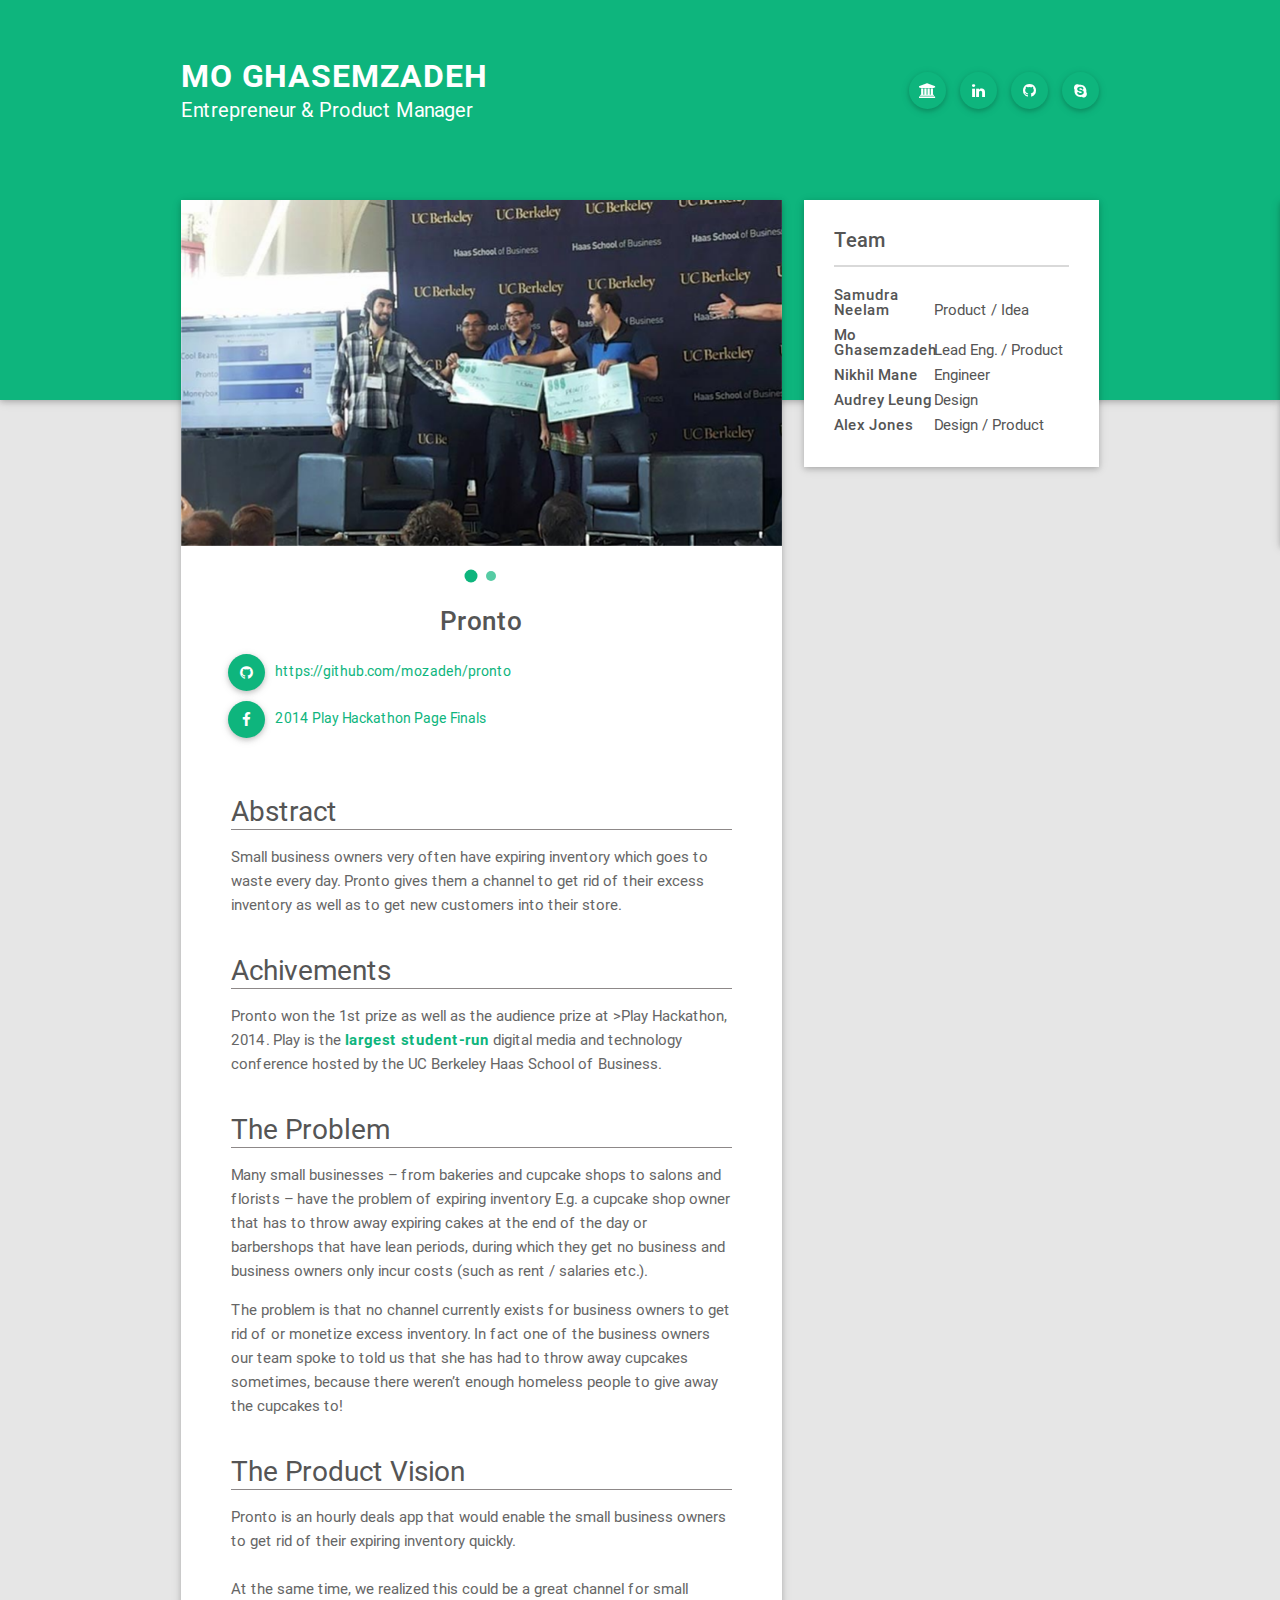
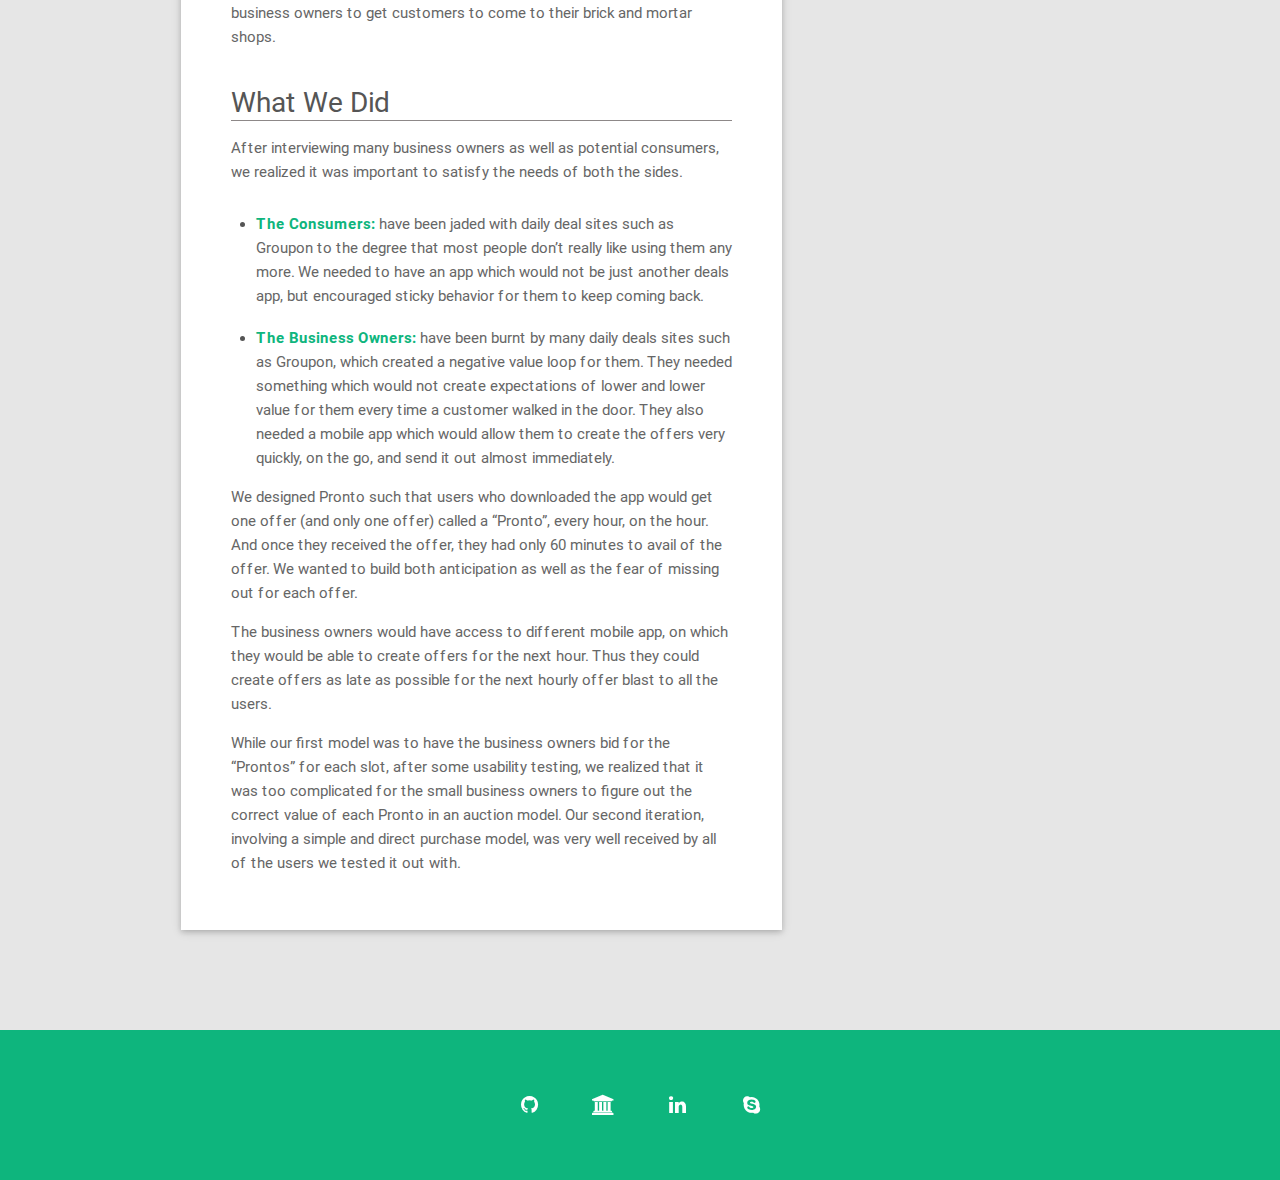
<file: pronto-portfolio.html>
<!DOCTYPE html>
<html lang="en">
	<head>
		<meta name="description" content="">
		<meta name="keywords" content="">
		<meta charset="UTF-8">
		<meta name="author" content="Md. Junaid Khan Pathan">
		<meta name="viewport" content="width=device-width, initial-scale=1">
		<title>Pronto</title>
		<link rel="shortcut icon" href="img/favicon.png"/>
		<link rel="apple-touch-icon" href="img/apple-touch-icon.png"/>
		<link rel="apple-touch-icon" sizes="72x72" href="img/apple-touch-icon-72x72.png"/>
		<link rel="apple-touch-icon" sizes="114x114" href="img/apple-touch-icon-114x114.png"/>
		<link rel="apple-touch-icon" sizes="144x144" href="img/apple-touch-icon-144x144.png"/>
		<link type="text/css" rel="stylesheet" href="https://fonts.googleapis.com/css?family=Roboto:400,100,100italic,300italic,300,900italic,900,700italic,700,500italic,500,400italic">
		<link type="text/css" rel="stylesheet" media="all" href="font/font-awesome/css/font-awesome.min.css"/>
		<link type="text/css" rel="stylesheet" media="all" href="css/animate.css">
		<link type="text/css" rel="stylesheet" media="all" href="css/materialize.min.css">
		<link type="text/css" rel="stylesheet" media="all" href="css/magnific-popup.css">
		<link type="text/css" rel="stylesheet" media="all" href="css/owl.carousel.css">
		<link type="text/css" rel="stylesheet" media="all" href="css/owl.theme.css">
		<link type="text/css" rel="stylesheet" media="all" href="css/owl.transitions.css">
		<link type="text/css" rel="stylesheet" media="all" href="css/style.css">
		<link class="color-scheme" type="text/css" rel="stylesheet" media="all" href="css/color-1.css">
		<link type="text/css" rel="stylesheet" media="all" href="css/responsive.css">
		<script type="text/javascript" src="js/modernizr.js"></script>
	</head>
	<body>
		<div class="preloader">
			<div class="preloader-inner">
				<div class="preloader-wrapper active">
					<div class="spinner-layer">
						<div class="circle-clipper left">
							<div class="circle"></div>
						</div>
						<div class="gap-patch">
							<div class="circle"></div>
						</div>
						<div class="circle-clipper right">
							<div class="circle"></div>
						</div>
					</div>
				</div>
			</div>
		</div>
		<header class="header header-hidden z-depth-1 shadow-change">
			<!-- <div class="site-logo"><a href="#0">TILE</a></div> -->
			<div class="menu-bar btn-floating waves-effect waves-light"><span class="fa fa-bars"></span></div>
			<!-- <div class="search-open btn-floating waves-effect waves-light"><span class="fa fa-search"></span></div>
			<div class="search-area search-area-hidden clearfix">
				<div class="search-input">
					<form>
						<fieldset>
							<input type="search" placeholder="Type Here & Hit Enter...">
						</fieldset>
					</form>
				</div>
			</div> -->
			<nav class="main-nav">
				<ul>
					<li><a href="index.html" class="waves-effect">Home</a></li>
					<li><a href="index.html#skill-section" class="skill-section-nav waves-effect">About Me</a></li>
					<li><a href="index.html#experience-section" class="experience-section-nav waves-effect">Education / Experience</a></li>
					<li><a href="index.html#portfolio-section" class="portfolio-section-nav waves-effect">Portfolio</a></li>
					<li><a href="index.html#blog-section" class="blog-section-nav waves-effect">Blog</a></li>
					<li><a href="index.html#contact-section" class="contact-section-nav waves-effect">Contact</a></li>
				</ul>
			</nav>
		</header>
		<!-- header starts -->
		<div class="site-header z-depth-1 top-section">
			<div class="container">
				<div class="row">
					<div class="col l6 m6 s12 pd-0" onclick="window.open('index.html')">
						<div class="site-header-title">
							Mo Ghasemzadeh
							<span>Entrepreneur & Product Manager</span>
						</div>
					</div>
					<div class="col l6 m6 s12 pd-0">
						<div class="site-header-contact">
							<a class="btn btn-floating waves-effect waves-light" href="https://cal.berkeley.edu/zadeh" target="_blank"><span class="fa fa-university"></span></a>
							<a class="btn btn-floating waves-effect waves-light" href="https://www.linkedin.com/in/ghasemzadeh/" target="_blank"><span class="fa fa-linkedin"></span></a>
							<a class="btn btn-floating waves-effect waves-light" href="https://www.github.com/mozadeh" target="_blank"><span class="fa fa-github"></span></a>
							<a class="btn btn-floating waves-effect waves-light" href="skype:mohammad.ghasemzadeh6?call"><span class="fa fa-skype"></span></a>
						</div>
					</div>
				</div>
			</div>
		</div>
		<!-- header ends -->
		<div class="single-portfolio-section">
			<div class="container">
				<div class="row">
					<div class="col l8 m8 s12 single-portfolio-wrapper pdl-0">
						<div class="col s12 w-block z-depth-1 shadow-change pd-0">
							<div class="portfolio-carousel">
								<div class="item">
									<img src="img/portfolio/large/pronto1.jpg" alt="Portfolio Screenshot"/>
								</div>
								<div class="item">
									<img src="img/portfolio/large/pronto2.jpg" alt="Portfolio Screenshot"/>
								</div>
							</div>
							<div class="single-portfolio-title">
								Pronto
							</div>
							<div class="single-portfolio-share">
								<!-- <a class="btn btn-floating" href="http://www.cardstak.com" target="_blank"><span class="fa fa-link"></span></a><a href="http://www.cardstak.com" target="_blank" class="single-portfolio-link">http://www.cardstak.com</a><br/> -->
								<a class="btn btn-floating" href="https://github.com/mozadeh/cardstak" target="_blank"><span class="fa fa-github"></span></a><a href="https://github.com/mozadeh/pronto" target="_blank" class="single-portfolio-link">https://github.com/mozadeh/pronto</a><br/>
								<a class="btn btn-floating" href="https://www.ischool.berkeley.edu/projects/2016/cardstak" target="_blank"><span class="fa fa-facebook"></span></a><a href="https://www.facebook.com/playconference/photos/a.783869424989514.1073741826.132548100121653/797965146913275/?type=3&theater" target="_blank" class="single-portfolio-link">2014 Play Hackathon Page Finals</a>
							</div>
							<!-- <div class="single-portfolio-rating">
								<span class="fa fa-star"></span>
								<span class="fa fa-star"></span>
								<span class="fa fa-star"></span>
								<span class="fa fa-star"></span>
								<span class="fa fa-star-half"></span>
							</div> -->
							<div class="single-portfolio-desc">
								<!-- <section id="portfolio-abstract-team" class="portfolio-section">	
									<h3>Team</h3>
									<br/>
									<p>
										<b>Mo Ghasemzadeh:</b> Team lead, Product Manager 
									</p>
									<br/>
									<p>	
										<b>Samudra Neelam:</b> UI/UX Designer
									</p>
								</section>	 -->
								<section id="portfolio-abstract-section" class="portfolio-section">	
									<h3>Abstract</h3>
									<br/>
									<p>
										Small business owners very often have expiring inventory which goes to waste every day. Pronto gives them a channel to get rid of their excess inventory as well as to get new customers into their store.
										
									</p>
									<br/>
									
								</section>	
								<section id="portfolio-abstract-section" class="portfolio-section">	
									<h3>Achivements</h3>
									<br/>
									<p>
										Pronto won the 1st prize as well as the audience prize at >Play Hackathon, 2014. Play is the <b>largest student-run</b> digital media and technology conference hosted by the UC Berkeley Haas School of Business. 
									</p>
									<br/>
									
								</section>
								<section id="portfolio-problem-section" class="portfolio-section">	
									<h3>The Problem</h3>

									<br/>
									<p>
										 Many small businesses – from bakeries and cupcake shops to salons and florists – have the problem of expiring inventory E.g. a cupcake shop owner that has to throw away expiring cakes at the end of the day or barbershops that have lean periods, during which they get no business and business owners only incur costs (such as rent / salaries etc.). 
									</p>
									<br/>
									<p>
										 The problem is that no channel currently exists for business owners to get rid of or monetize excess inventory. In fact one of the business owners our team spoke to told us that she has had to throw away cupcakes sometimes, because there weren’t enough homeless people to give away the cupcakes to!
									</p>
									<br/>
								</section>

								<section id="portfolio-current-section" class="portfolio-section">		
									<h3>The Product Vision</h3>
									<br/>

									<p>
										Pronto is an hourly deals app that would enable the small business owners to get rid of their expiring inventory quickly.
										<br/><br/>
										At the same time, we realized this could be a great channel for small business owners to get customers to come to their brick and mortar shops.
									</p>
									
									<br/>
								</section>	
								<section id="portfolio-oursolution-section" class="portfolio-section">		
									<h3>What We Did</h3>
									<br/>
									<p>
										After interviewing many business owners as well as potential consumers, we realized it was important to satisfy the needs of both the sides.
									</p>
									<br/>
									<p>
										
										<ol style="margin-top:10px;">
											<li>
												<p><b>The Consumers:</b> have been jaded with daily deal sites such as Groupon to the degree that most people don’t really like using them any more. We needed to have an app which would not be just another deals app, but encouraged sticky behavior for them to keep coming back.</p>
											</li>
											<br/>
											<li>
												<p><b>The Business Owners:</b>  have been burnt by many daily deals sites such as Groupon, which created a negative value loop for them. They needed something which would not create expectations of lower and lower value for them every time a customer walked in the door. They also needed a mobile app which would allow them to create the offers very quickly, on the go, and send it out almost immediately.</p>
											</li>
										</ol>
									</p>
									<br/>
									<p>
										We designed Pronto such that users who downloaded the app would get one offer (and only one offer) called a “Pronto”, every hour, on the hour. And once they received the offer, they had only 60 minutes to avail of the offer. We wanted to build both anticipation as well as the fear of missing out for each offer.
									</p>
									<br/>
									<p>
										The business owners would have access to different mobile app, on which they would be able to create offers for the next hour. Thus they could create offers as late as possible for the next hourly offer blast to all the users.
									</p>
									<br/>
									<p>
										While our first model was to have the business owners bid for the “Prontos” for each slot, after some usability testing, we realized that it was too complicated for the small business owners to figure out the correct value of each Pronto in an auction model. Our second iteration, involving a simple and direct purchase model, was very well received by all of the users we tested it out with.
									</p>


									<br/>
								</section>	
								

							</div>	
							<!-- add disqus here -->
							                                
							
						</div>


					</div>
					<div class="col l4 m4 s12 sidebar-wrapper pdr-0">
						<div class="col s12 single-sidebar w-block z-depth-1 shadow-change pd-30">
							<div class="sidebar-title">
								Team
							</div>
							<div class="info-content">
								<div><span>Samudra Neelam</span>Product / Idea</div>
								<div><span>Mo Ghasemzadeh</span>Lead Eng. / Product</div>
								<div><span>Nikhil Mane</span>Engineer</div>
								<div><span>Audrey Leung</span>Design</div>
								<div><span>Alex Jones</span>Design / Product</div>
							</div>
						</div>
						<!-- <div class="col s12 single-sidebar w-block z-depth-1 shadow-change pd-30">
							<div class="sidebar-title">
								Navigate to Section
							</div>
							<div class="category-content">
								<a href="#0" onclick=$('#portfolio-achievements-section').animatescroll();>Achievements</a>
								<a href="#0" onclick=$('#portfolio-problem-section').animatescroll();>The Problem</a>
								<a href="#0" onclick=$('#portfolio-current-section').animatescroll();>Current Solutions</a>
								<a href="#0" onclick=$('#portfolio-oursolution-section').animatescroll();>Our Solution</a>
								<a href="#0" onclick=$('#portfolio-userresearch-section').animatescroll();>User Research</a>
								<a href="#0" onclick=$('#portfolio-design-section').animatescroll();>Design</a>
								<a href="#0" onclick=$('#portfolio-personas-section').animatescroll();>User Personas</a>
								<a href="#0" onclick=$('#portfolio-data-section').animatescroll();>Data Model</a>
								<a href="#0" onclick=$('#portfolio-architecture-section').animatescroll();>System Architecture</a>
							</div>
						</div> -->
						<!-- <div class="col s12 single-sidebar w-block z-depth-1 shadow-change pd-30">
							<div class="sidebar-title">
								Category
							</div>
							<div class="archive-content">
								<a href="#0">Data Structure</a>
								<a href="#0">Algorithm</a>
								<a href="#0">Discrete Math</a>
								<a href="#0">Data Analysis</a>
								<a href="#0">Machine Learning</a>
								<a href="#0">Artificial Intelligece</a>
							</div>
						</div> -->
					</div>
				</div>
			</div>
		</div>
		<footer class="footer">
			<div class="container">
				<div class="row">
					<div class="col s12">
						<a class="btn btn-floating waves-effect waves-light back-to-top animatescroll-link" onclick="$('html').animatescroll();" href="#0">
							<span class="fa fa-angle-up"></span>
						</a>
						<div class="social-links">
							<a class="waves-effect waves-light" href="https://www.github.com/mozadeh" target="_blank"><span class="fa fa-github"></span></a>
							<a class="waves-effect waves-light" href="https://cal.berkeley.edu/zadeh" target="_blank"><span class="fa fa-university"></span></a>
							<a class="waves-effect waves-light" href="https://www.linkedin.com/in/ghasemzadeh/" target="_blank"><span class="fa fa-linkedin"></span></a>
							<a class="waves-effect waves-light" href="skype:mohammad.ghasemzadeh6?call"><span class="fa fa-skype"></span></a>
						</div>
					</div>
				</div>
			</div>
		</footer>
		<div class="color-scheme-select">
			<div class="color-scheme-title">
				20 Awesome Colors
			</div>
			<div id="color-1" class="color-scheme-content" style="background:#0EB57D"></div>
			<div id="color-2" class="color-scheme-content" style="background:#2196F3"></div>
			<div id="color-3" class="color-scheme-content" style="background:#FF1902"></div>
			<div id="color-4" class="color-scheme-content" style="background:#FF9800"></div>
			<div id="color-5" class="color-scheme-content" style="background:#E91E63"></div>
			<div id="color-6" class="color-scheme-content" style="background:#009688"></div>
			<div id="color-7" class="color-scheme-content" style="background:#FF5722"></div>
			<div id="color-8" class="color-scheme-content" style="background:#9EC139"></div>
			<div id="color-9" class="color-scheme-content" style="background:#9C27B0"></div>
			<div id="color-10" class="color-scheme-content" style="background:#4CAF50"></div>
			<div id="color-11" class="color-scheme-content" style="background:#795548"></div>
			<div id="color-12" class="color-scheme-content" style="background:#FF007F"></div>
			<div id="color-13" class="color-scheme-content" style="background:#673AB7"></div>
			<div id="color-14" class="color-scheme-content" style="background:#8BC34A"></div>
			<div id="color-15" class="color-scheme-content" style="background:#3E2723"></div>
			<div id="color-16" class="color-scheme-content" style="background:#FF7711"></div>
			<div id="color-17" class="color-scheme-content" style="background:#BF9C4F"></div>
			<div id="color-18" class="color-scheme-content" style="background:#33691E"></div>
			<div id="color-19" class="color-scheme-content" style="background:#607D8B"></div>
			<div id="color-20" class="color-scheme-content" style="background:#FF7077"></div>
			<!-- <div class="color-scheme-select-btn">
				<span class="fa fa-cog"></span>
			</div> -->
		</div>
		<script type="text/javascript" src="js/jquery-2.1.1.min.js"></script>
		<script type="text/javascript" src="js/animatescroll.js"></script>
		<script type="text/javascript" src="js/materialize.min.js"></script>
		<script type="text/javascript" src="js/device.min.js"></script>
		<script type="text/javascript" src="js/imagesloaded.pkgd.min.js"></script>
		<script type="text/javascript" src="js/isotope.js"></script>
		<script type="text/javascript" src="js/magnific-popup.js"></script>
		<script type="text/javascript" src="js/masonry.pkgd.min.js"></script>
		<script type="text/javascript" src="js/owl.carousel.js"></script>
		<!--<script type="text/javascript" src="js/smoothscroll.js"></script>-->
		<script type="text/javascript" src="js/validator.min.js"></script>
		<script type="text/javascript" src="js/waypoints.min.js"></script>
		<script type="text/javascript" src="js/wow.js"></script>
		<script src="http://maps.google.com/maps/api/js?sensor=true"></script>
		<script type="text/javascript" src="js/custom.js"></script>
		<script>
			(function(i,s,o,g,r,a,m){i['GoogleAnalyticsObject']=r;i[r]=i[r]||function(){
			(i[r].q=i[r].q||[]).push(arguments)},i[r].l=1*new Date();a=s.createElement(o),
			m=s.getElementsByTagName(o)[0];a.async=1;a.src=g;m.parentNode.insertBefore(a,m)
			})(window,document,'script','https://www.google-analytics.com/analytics.js','ga');

			ga('create', 'UA-92414706-1', 'auto');
			ga('send', 'pageview');

		</script>
	</body>
</html>
</file>
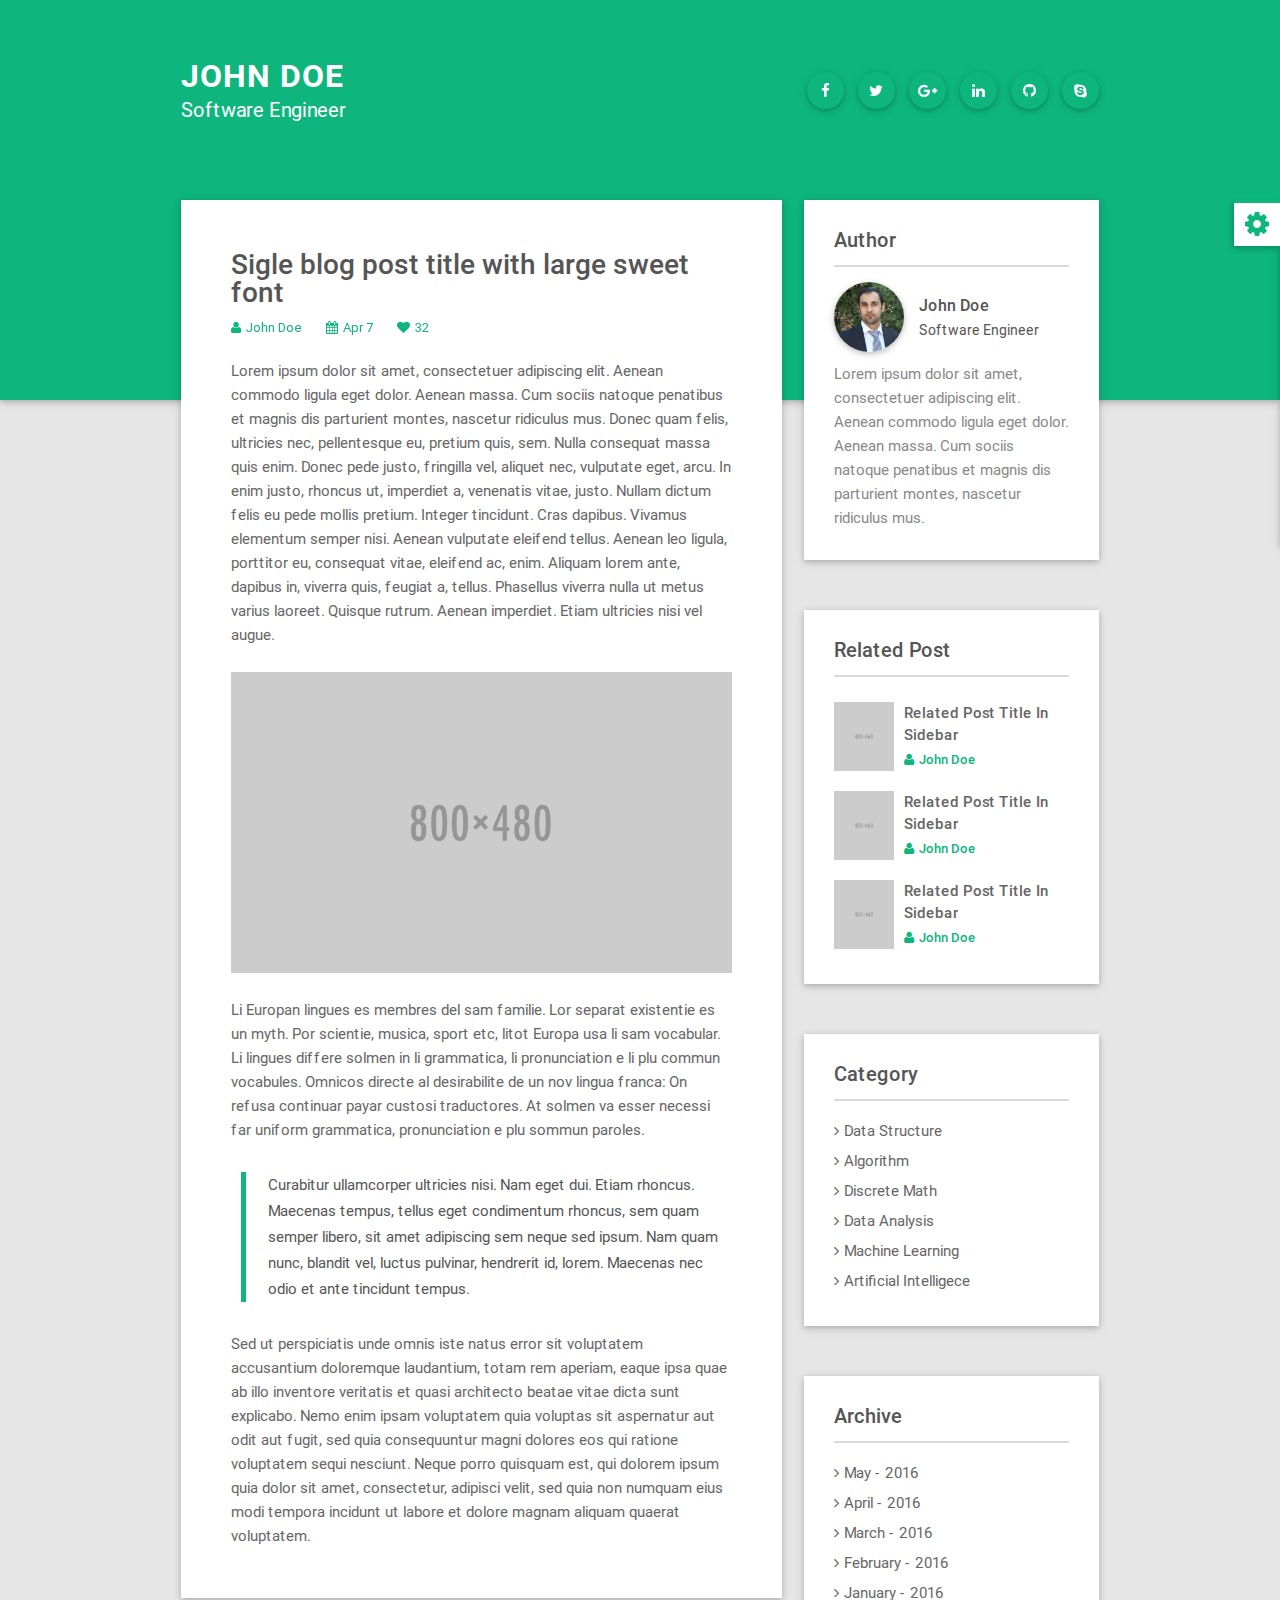
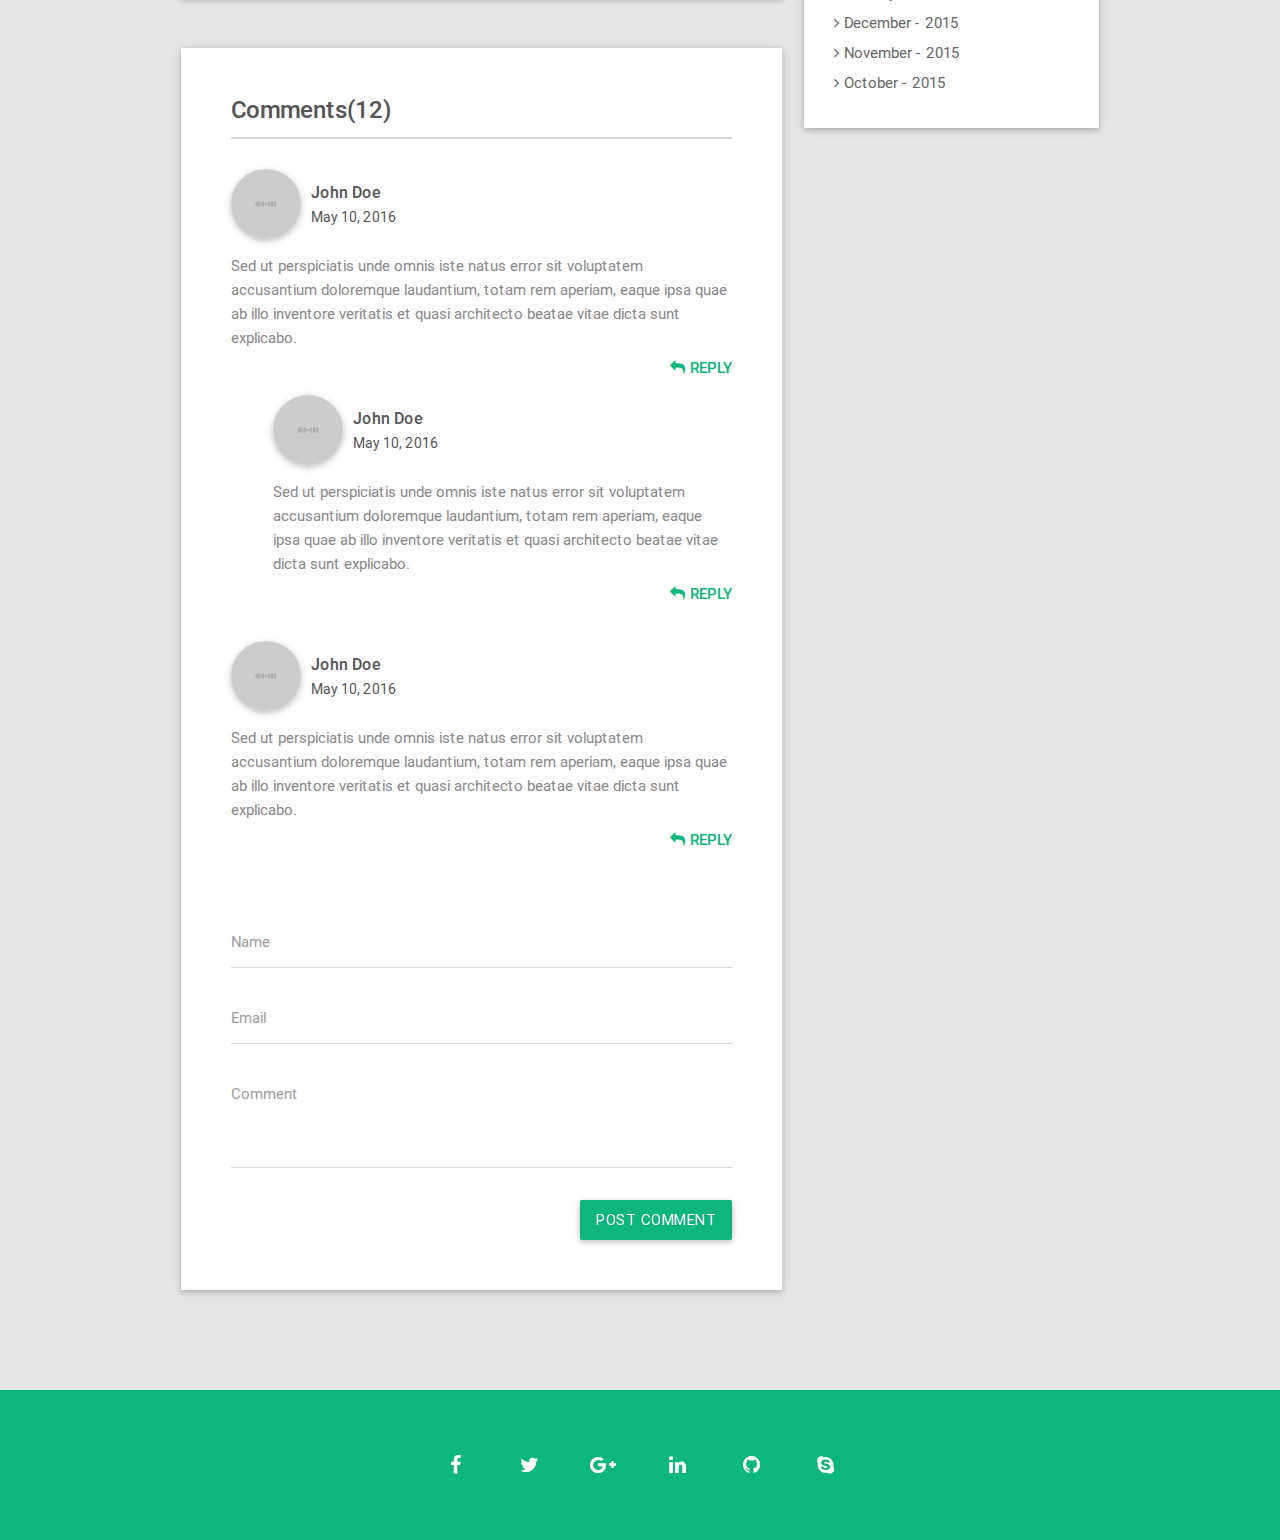
<file: single-blog.html>
<!DOCTYPE html>
<html lang="en">
	<head>
		<meta name="description" content="">
		<meta name="keywords" content="">
		<meta charset="UTF-8">
		<meta name="author" content="Md. Junaid Khan Pathan">
		<meta name="viewport" content="width=device-width, initial-scale=1">
		<title>Tile - Resume/CV/vCard/Portfolio HTML Template</title>
		<link rel="shortcut icon" href="img/favicon.png"/>
		<link rel="apple-touch-icon" href="img/apple-touch-icon.png"/>
		<link rel="apple-touch-icon" sizes="72x72" href="img/apple-touch-icon-72x72.png"/>
		<link rel="apple-touch-icon" sizes="114x114" href="img/apple-touch-icon-114x114.png"/>
		<link rel="apple-touch-icon" sizes="144x144" href="img/apple-touch-icon-144x144.png"/>
		<link type="text/css" rel="stylesheet" href="https://fonts.googleapis.com/css?family=Roboto:400,100,100italic,300italic,300,900italic,900,700italic,700,500italic,500,400italic">
		<link type="text/css" rel="stylesheet" media="all" href="font/font-awesome/css/font-awesome.min.css"/>
		<link type="text/css" rel="stylesheet" media="all" href="css/animate.css">
		<link type="text/css" rel="stylesheet" media="all" href="css/materialize.min.css">
		<link type="text/css" rel="stylesheet" media="all" href="css/magnific-popup.css">
		<link type="text/css" rel="stylesheet" media="all" href="css/owl.carousel.css">
		<link type="text/css" rel="stylesheet" media="all" href="css/owl.theme.css">
		<link type="text/css" rel="stylesheet" media="all" href="css/owl.transitions.css">
		<link type="text/css" rel="stylesheet" media="all" href="css/style.css">
		<link class="color-scheme" type="text/css" rel="stylesheet" media="all" href="css/color-1.css">
		<link type="text/css" rel="stylesheet" media="all" href="css/responsive.css">
		<script type="text/javascript" src="js/modernizr.js"></script>
	</head>
	<body>
		<div class="preloader">
			<div class="preloader-inner">
				<div class="preloader-wrapper active">
					<div class="spinner-layer">
						<div class="circle-clipper left">
							<div class="circle"></div>
						</div>
						<div class="gap-patch">
							<div class="circle"></div>
						</div>
						<div class="circle-clipper right">
							<div class="circle"></div>
						</div>
					</div>
				</div>
			</div>
		</div>
		<header class="header header-hidden z-depth-1 shadow-change">
			<div class="site-logo"><a href="#0">TILE</a></div>
			<div class="menu-bar btn-floating waves-effect waves-light"><span class="fa fa-bars"></span></div>
			<div class="search-open btn-floating waves-effect waves-light"><span class="fa fa-search"></span></div>
			<div class="search-area search-area-hidden clearfix">
				<div class="search-input">
					<form>
						<fieldset>
							<input type="search" placeholder="Type Here & Hit Enter...">
						</fieldset>
					</form>
				</div>
			</div>
			<nav class="main-nav">
				<ul>
					<li><a href="index.html" class="waves-effect">Home</a></li>
					<li><a href="index.html#skill-section" class="skill-section-nav waves-effect">Skills</a></li>
					<li><a href="index.html#education-section" class="education-section-nav waves-effect">Education</a></li>
					<li><a href="index.html#experience-section" class="experience-section-nav waves-effect">Experience</a></li>
					<li><a href="index.html#portfolio-section" class="portfolio-section-nav waves-effect">Portfolio</a></li>
					<li><a href="index.html#testimonial-section" class="testimonial-section-nav waves-effect">Testimonial</a></li>
					<li><a href="index.html#blog-section" class="blog-section-nav waves-effect">Blog</a></li>
					<li><a href="index.html#pricing-section" class="pricing-section-nav waves-effect">Pricing</a></li>
					<li><a href="index.html#contact-section" class="contact-section-nav waves-effect">Contact</a></li>
				</ul>
			</nav>
		</header>
		<!-- header starts -->
		<div class="site-header z-depth-1 top-section">
			<div class="container">
				<div class="row">
					<div class="col l6 m6 s12 pd-0">
						<div class="site-header-title">
							John Doe
							<span>Software Engineer</span>
						</div>
					</div>
					<div class="col l6 m6 s12 pd-0">
						<div class="site-header-contact">
							<a class="btn btn-floating waves-effect waves-light" href="#0"><span class="fa fa-facebook"></span></a>
							<a class="btn btn-floating waves-effect waves-light" href="#0"><span class="fa fa-twitter"></span></a>
							<a class="btn btn-floating waves-effect waves-light" href="#0"><span class="fa fa-google-plus"></span></a>
							<a class="btn btn-floating waves-effect waves-light" href="#0"><span class="fa fa-linkedin"></span></a>
							<a class="btn btn-floating waves-effect waves-light" href="#0"><span class="fa fa-github"></span></a>
							<a class="btn btn-floating waves-effect waves-light" href="#0"><span class="fa fa-skype"></span></a>
						</div>
					</div>
				</div>
			</div>
		</div>
		<!-- header ends -->
		<div class="single-blog-section">
			<div class="container">
				<div class="row">
					<div class="col l8 m8 s12 single-blog-wrapper pdl-0">
						<div class="col s12 w-block z-depth-1 shadow-change pd-50">
							<div class="single-blog-title">
								Sigle blog post title with large sweet font
							</div>
							<div class="single-blog-data blog-data">
								<a href="#0" class="waves-effect"><span class="fa fa-user"></span>John Doe</a>
								<a href="#0" class="waves-effect"><span class="fa fa-calendar"></span>Apr 7</a>
								<a href="#0" class="waves-effect"><span class="fa fa-heart"></span>32</a>
							</div>
							<div class="single-blog-content">
								<p>
									Lorem ipsum dolor sit amet, consectetuer adipiscing elit. Aenean commodo ligula eget dolor. Aenean massa. Cum sociis natoque penatibus et magnis dis parturient montes, nascetur ridiculus mus. Donec quam felis, ultricies nec, pellentesque eu, pretium quis, sem. Nulla consequat massa quis enim. Donec pede justo, fringilla vel, aliquet nec, vulputate eget, arcu. In enim justo, rhoncus ut, imperdiet a, venenatis vitae, justo. Nullam dictum felis eu pede mollis pretium. Integer tincidunt. Cras dapibus. Vivamus elementum semper nisi. Aenean vulputate eleifend tellus. Aenean leo ligula, porttitor eu, consequat vitae, eleifend ac, enim. Aliquam lorem ante, dapibus in, viverra quis, feugiat a, tellus. Phasellus viverra nulla ut metus varius laoreet. Quisque rutrum. Aenean imperdiet. Etiam ultricies nisi vel augue.
								</p>
								<img src="img/blog/large/bl.jpg" alt="Image"/>
								<p>
									Li Europan lingues es membres del sam familie. Lor separat existentie es un myth. Por scientie, musica, sport etc, litot Europa usa li sam vocabular. Li lingues differe solmen in li grammatica, li pronunciation e li plu commun vocabules. Omnicos directe al desirabilite de un nov lingua franca: On refusa continuar payar custosi traductores. At solmen va esser necessi far uniform grammatica, pronunciation e plu sommun paroles.
								</p>
								<blockquote>
									Curabitur ullamcorper ultricies nisi. Nam eget dui. Etiam rhoncus. Maecenas tempus, tellus eget condimentum rhoncus, sem quam semper libero, sit amet adipiscing sem neque sed ipsum. Nam quam nunc, blandit vel, luctus pulvinar, hendrerit id, lorem. Maecenas nec odio et ante tincidunt tempus.
								</blockquote>
								<p>
									Sed ut perspiciatis unde omnis iste natus error sit voluptatem accusantium doloremque laudantium, totam rem aperiam, eaque ipsa quae ab illo inventore veritatis et quasi architecto beatae vitae dicta sunt explicabo. Nemo enim ipsam voluptatem quia voluptas sit aspernatur aut odit aut fugit, sed quia consequuntur magni dolores eos qui ratione voluptatem sequi nesciunt. Neque porro quisquam est, qui dolorem ipsum quia dolor sit amet, consectetur, adipisci velit, sed quia non numquam eius modi tempora incidunt ut labore et dolore magnam aliquam quaerat voluptatem.
								</p>
							</div>
						</div>
						<div class="col s12 single-blog-comment w-block z-depth-1 shadow-change pd-50 mgt-50">
							<div class="comment-title">
								Comments(12)
							</div>
							<div class="col s12 comment-content pd-0">
								<div class="comment-img">
									<img src="img/blog/commenter/c.jpg" alt="Commenter"/>
								</div>
								<div class="comment-data">
									<a href="#0">John Doe</a>
									<span>May 10, 2016</span>
								</div>
								<div class="comment-desc">
									<p>
										Sed ut perspiciatis unde omnis iste natus error sit voluptatem accusantium doloremque laudantium, totam rem aperiam, eaque ipsa quae ab illo inventore veritatis et quasi architecto beatae vitae dicta sunt explicabo.
									</p>
								</div>
								<div class="comment-reply">
									<a href="#0"><span class="fa fa-reply"></span>Reply</a>
								</div>
								<div class="sub-comment-wrapper">
									<div class="col s11 offset-s1 comment-content pd-0">
										<div class="comment-img">
											<img src="img/blog/commenter/c.jpg" alt="Commenter"/>
										</div>
										<div class="comment-data">
											<a href="#0">John Doe</a>
											<span>May 10, 2016</span>
										</div>
										<div class="comment-desc">
											<p>
												Sed ut perspiciatis unde omnis iste natus error sit voluptatem accusantium doloremque laudantium, totam rem aperiam, eaque ipsa quae ab illo inventore veritatis et quasi architecto beatae vitae dicta sunt explicabo.
											</p>
										</div>
										<div class="comment-reply">
											<a href="#0"><span class="fa fa-reply"></span>Reply</a>
										</div>
									</div>
								</div>
							</div>
							<div class="col s12 comment-content pd-0">
								<div class="comment-img">
									<img src="img/blog/commenter/c.jpg" alt="Commenter"/>
								</div>
								<div class="comment-data">
									<a href="#0">John Doe</a>
									<span>May 10, 2016</span>
								</div>
								<div class="comment-desc">
									<p>
										Sed ut perspiciatis unde omnis iste natus error sit voluptatem accusantium doloremque laudantium, totam rem aperiam, eaque ipsa quae ab illo inventore veritatis et quasi architecto beatae vitae dicta sunt explicabo.
									</p>
								</div>
								<div class="comment-reply">
									<a href="#0"><span class="fa fa-reply"></span>Reply</a>
								</div>
							</div>
							<div class="col s12 comment-form pd-0">
								<form id="comment-form" class="comment-form" action="#0" method="post">
									<fieldset>
										<div class="input-field">
											<input id="name" type="text" name="name" class="validate">
											<label for="name">Name</label>
										</div>
										<div class="input-field">
											<input id="email" type="email" name="email" class="validate">
											<label for="email">Email</label>
										</div>
										<div class="input-field">
											<textarea id="message" name="message" class="materialize-textarea validate"></textarea>
											<label for="message">Comment</label>
										</div>
										<div>
											<button class="btn waves-effect waves-light" type="submit" name="button">Post Comment</button>
										</div>
									</fieldset>
								</form>
							</div>
						</div>
					</div>
					<div class="col l4 m4 s12 sidebar-wrapper pdr-0">
						<div class="col s12 single-sidebar w-block z-depth-1 shadow-change pd-30">
							<div class="sidebar-title">
								Author
							</div>
							<div class="author-content">
								<img src="img/me.jpg" alt="Author Image"/>
								<div class="author-data">
									John Doe
									<span>Software Engineer</span>
								</div>
								<p>
									Lorem ipsum dolor sit amet, consectetuer adipiscing elit. Aenean commodo ligula eget dolor. Aenean massa. Cum sociis natoque penatibus et magnis dis parturient montes, nascetur ridiculus mus.
								</p>
							</div>
						</div>
						<div class="col s12 single-sidebar w-block z-depth-1 shadow-change pdt-30 pdr-30 pdb-40 pdl-30">
							<div class="sidebar-title">
								Related Post
							</div>
							<div class="related-post-content">
								<div class="related-post-single">
									<div class="related-post-img">
										<img src="img/blog/thumb/bt.jpg" alt="Blog Thumbnail"/>
									</div>
									<div class="related-post-title">
										<a href="#0">Related Post Title In Sidebar</a>
									</div>
									<div class="related-post-author">
										<a href="#0"><span class="fa fa-user"></span>John Doe</a>
									</div>
								</div>
								<div class="related-post-single">
									<div class="related-post-img">
										<img src="img/blog/thumb/bt.jpg" alt="Blog Thumbnail"/>
									</div>
									<div class="related-post-title">
										<a href="#0">Related Post Title In Sidebar</a>
									</div>
									<div class="related-post-author">
										<a href="#0"><span class="fa fa-user"></span>John Doe</a>
									</div>
								</div>
								<div class="related-post-single">
									<div class="related-post-img">
										<img src="img/blog/thumb/bt.jpg" alt="Blog Thumbnail"/>
									</div>
									<div class="related-post-title">
										<a href="#0">Related Post Title In Sidebar</a>
									</div>
									<div class="related-post-author">
										<a href="#0"><span class="fa fa-user"></span>John Doe</a>
									</div>
								</div>
							</div>
						</div>
						<div class="col s12 single-sidebar w-block z-depth-1 shadow-change pd-30">
							<div class="sidebar-title">
								Category
							</div>
							<div class="category-content">
								<a href="#0">Data Structure</a>
								<a href="#0">Algorithm</a>
								<a href="#0">Discrete Math</a>
								<a href="#0">Data Analysis</a>
								<a href="#0">Machine Learning</a>
								<a href="#0">Artificial Intelligece</a>
							</div>
						</div>
						<div class="col s12 single-sidebar w-block z-depth-1 shadow-change pd-30">
							<div class="sidebar-title">
								Archive
							</div>
							<div class="archive-content">
								<a href="#0">May - 2016</a>
								<a href="#0">April - 2016</a>
								<a href="#0">March - 2016</a>
								<a href="#0">February - 2016</a>
								<a href="#0">January - 2016</a>
								<a href="#0">December - 2015</a>
								<a href="#0">November - 2015</a>
								<a href="#0">October - 2015</a>
							</div>
						</div>
					</div>
				</div>
			</div>
		</div>
		<footer class="footer">
			<div class="container">
				<div class="row">
					<div class="col s12">
						<a class="btn btn-floating waves-effect waves-light back-to-top animatescroll-link" onclick="$('html').animatescroll();" href="#0">
							<span class="fa fa-angle-up"></span>
						</a>
						<div class="social-links">
							<a class="waves-effect waves-light" href="#0"><span class="fa fa-facebook"></span></a>
							<a class="waves-effect waves-light" href="#0"><span class="fa fa-twitter"></span></a>
							<a class="waves-effect waves-light" href="#0"><span class="fa fa-google-plus"></span></a>
							<a class="waves-effect waves-light" href="#0"><span class="fa fa-linkedin"></span></a>
							<a class="waves-effect waves-light" href="#0"><span class="fa fa-github"></span></a>
							<a class="waves-effect waves-light" href="#0"><span class="fa fa-skype"></span></a>
						</div>
					</div>
				</div>
			</div>
		</footer>
		<div class="color-scheme-select">
			<div class="color-scheme-title">
				20 Awesome Colors
			</div>
			<div id="color-1" class="color-scheme-content" style="background:#0EB57D"></div>
			<div id="color-2" class="color-scheme-content" style="background:#2196F3"></div>
			<div id="color-3" class="color-scheme-content" style="background:#FF1902"></div>
			<div id="color-4" class="color-scheme-content" style="background:#FF9800"></div>
			<div id="color-5" class="color-scheme-content" style="background:#E91E63"></div>
			<div id="color-6" class="color-scheme-content" style="background:#009688"></div>
			<div id="color-7" class="color-scheme-content" style="background:#FF5722"></div>
			<div id="color-8" class="color-scheme-content" style="background:#9EC139"></div>
			<div id="color-9" class="color-scheme-content" style="background:#9C27B0"></div>
			<div id="color-10" class="color-scheme-content" style="background:#4CAF50"></div>
			<div id="color-11" class="color-scheme-content" style="background:#795548"></div>
			<div id="color-12" class="color-scheme-content" style="background:#FF007F"></div>
			<div id="color-13" class="color-scheme-content" style="background:#673AB7"></div>
			<div id="color-14" class="color-scheme-content" style="background:#8BC34A"></div>
			<div id="color-15" class="color-scheme-content" style="background:#3E2723"></div>
			<div id="color-16" class="color-scheme-content" style="background:#FF7711"></div>
			<div id="color-17" class="color-scheme-content" style="background:#BF9C4F"></div>
			<div id="color-18" class="color-scheme-content" style="background:#33691E"></div>
			<div id="color-19" class="color-scheme-content" style="background:#607D8B"></div>
			<div id="color-20" class="color-scheme-content" style="background:#FF7077"></div>
			<div class="color-scheme-select-btn">
				<span class="fa fa-cog"></span>
			</div>
		</div>
		<script type="text/javascript" src="js/jquery-2.1.1.min.js"></script>
		<script type="text/javascript" src="js/animatescroll.js"></script>
		<script type="text/javascript" src="js/materialize.min.js"></script>
		<script type="text/javascript" src="js/device.min.js"></script>
		<script type="text/javascript" src="js/imagesloaded.pkgd.min.js"></script>
		<script type="text/javascript" src="js/isotope.js"></script>
		<script type="text/javascript" src="js/magnific-popup.js"></script>
		<script type="text/javascript" src="js/masonry.pkgd.min.js"></script>
		<script type="text/javascript" src="js/owl.carousel.js"></script>
		<script type="text/javascript" src="js/smoothscroll.js"></script>
		<script type="text/javascript" src="js/validator.min.js"></script>
		<script type="text/javascript" src="js/waypoints.min.js"></script>
		<script type="text/javascript" src="js/wow.js"></script>
		<script src="http://maps.google.com/maps/api/js?sensor=true"></script>
		<script type="text/javascript" src="js/custom.js"></script>
	</body>
</html>
</file>
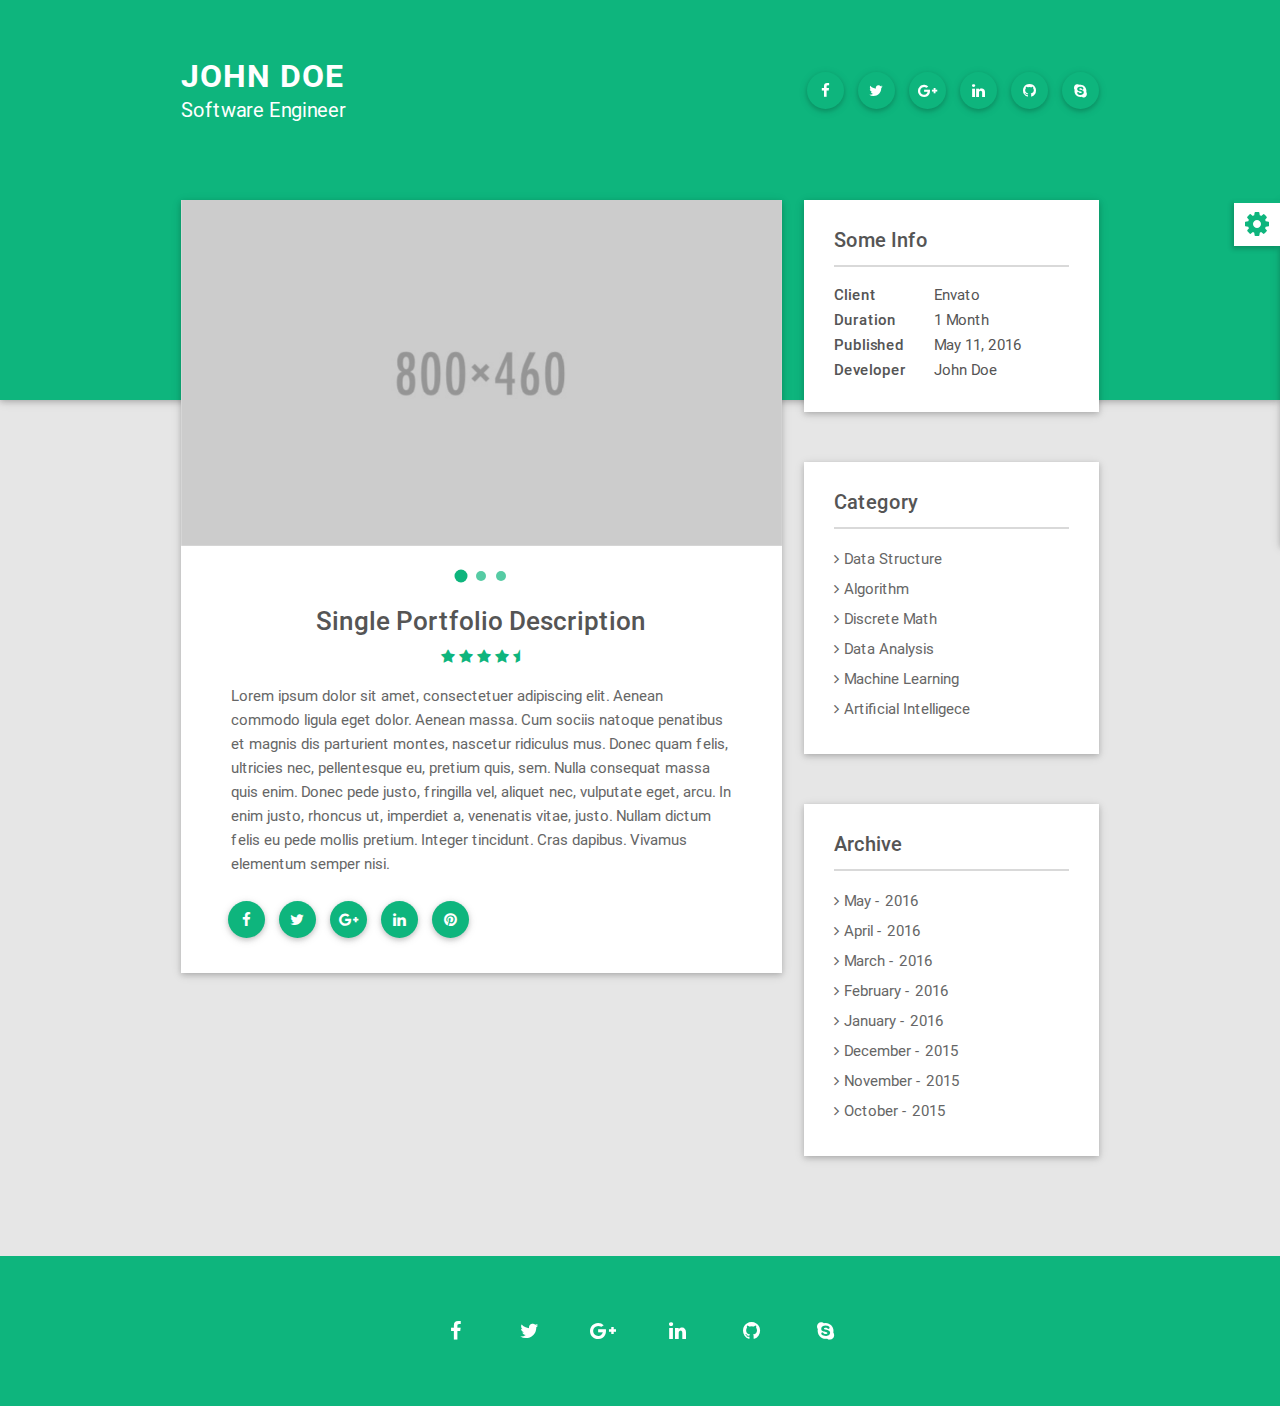
<file: single-portfolio.html>
<!DOCTYPE html>
<html lang="en">
	<head>
		<meta name="description" content="">
		<meta name="keywords" content="">
		<meta charset="UTF-8">
		<meta name="author" content="Md. Junaid Khan Pathan">
		<meta name="viewport" content="width=device-width, initial-scale=1">
		<title>Tile - Resume/CV/vCard/Portfolio HTML Template</title>
		<link rel="shortcut icon" href="img/favicon.png"/>
		<link rel="apple-touch-icon" href="img/apple-touch-icon.png"/>
		<link rel="apple-touch-icon" sizes="72x72" href="img/apple-touch-icon-72x72.png"/>
		<link rel="apple-touch-icon" sizes="114x114" href="img/apple-touch-icon-114x114.png"/>
		<link rel="apple-touch-icon" sizes="144x144" href="img/apple-touch-icon-144x144.png"/>
		<link type="text/css" rel="stylesheet" href="https://fonts.googleapis.com/css?family=Roboto:400,100,100italic,300italic,300,900italic,900,700italic,700,500italic,500,400italic">
		<link type="text/css" rel="stylesheet" media="all" href="font/font-awesome/css/font-awesome.min.css"/>
		<link type="text/css" rel="stylesheet" media="all" href="css/animate.css">
		<link type="text/css" rel="stylesheet" media="all" href="css/materialize.min.css">
		<link type="text/css" rel="stylesheet" media="all" href="css/magnific-popup.css">
		<link type="text/css" rel="stylesheet" media="all" href="css/owl.carousel.css">
		<link type="text/css" rel="stylesheet" media="all" href="css/owl.theme.css">
		<link type="text/css" rel="stylesheet" media="all" href="css/owl.transitions.css">
		<link type="text/css" rel="stylesheet" media="all" href="css/style.css">
		<link class="color-scheme" type="text/css" rel="stylesheet" media="all" href="css/color-1.css">
		<link type="text/css" rel="stylesheet" media="all" href="css/responsive.css">
		<script type="text/javascript" src="js/modernizr.js"></script>
	</head>
	<body>
		<div class="preloader">
			<div class="preloader-inner">
				<div class="preloader-wrapper active">
					<div class="spinner-layer">
						<div class="circle-clipper left">
							<div class="circle"></div>
						</div>
						<div class="gap-patch">
							<div class="circle"></div>
						</div>
						<div class="circle-clipper right">
							<div class="circle"></div>
						</div>
					</div>
				</div>
			</div>
		</div>
		<header class="header header-hidden z-depth-1 shadow-change">
			<div class="site-logo"><a href="#0">TILE</a></div>
			<div class="menu-bar btn-floating waves-effect waves-light"><span class="fa fa-bars"></span></div>
			<div class="search-open btn-floating waves-effect waves-light"><span class="fa fa-search"></span></div>
			<div class="search-area search-area-hidden clearfix">
				<div class="search-input">
					<form>
						<fieldset>
							<input type="search" placeholder="Type Here & Hit Enter...">
						</fieldset>
					</form>
				</div>
			</div>
			<nav class="main-nav">
				<ul>
					<li><a href="index.html" class="waves-effect">Home</a></li>
					<li><a href="index.html#skill-section" class="skill-section-nav waves-effect">Skills</a></li>
					<li><a href="index.html#education-section" class="education-section-nav waves-effect">Education</a></li>
					<li><a href="index.html#experience-section" class="experience-section-nav waves-effect">Experience</a></li>
					<li><a href="index.html#portfolio-section" class="portfolio-section-nav waves-effect">Portfolio</a></li>
					<li><a href="index.html#testimonial-section" class="testimonial-section-nav waves-effect">Testimonial</a></li>
					<li><a href="index.html#blog-section" class="blog-section-nav waves-effect">Blog</a></li>
					<li><a href="index.html#pricing-section" class="pricing-section-nav waves-effect">Pricing</a></li>
					<li><a href="index.html#contact-section" class="contact-section-nav waves-effect">Contact</a></li>
				</ul>
			</nav>
		</header>
		<!-- header starts -->
		<div class="site-header z-depth-1 top-section">
			<div class="container">
				<div class="row">
					<div class="col l6 m6 s12 pd-0">
						<div class="site-header-title">
							John Doe
							<span>Software Engineer</span>
						</div>
					</div>
					<div class="col l6 m6 s12 pd-0">
						<div class="site-header-contact">
							<a class="btn btn-floating waves-effect waves-light" href="#0"><span class="fa fa-facebook"></span></a>
							<a class="btn btn-floating waves-effect waves-light" href="#0"><span class="fa fa-twitter"></span></a>
							<a class="btn btn-floating waves-effect waves-light" href="#0"><span class="fa fa-google-plus"></span></a>
							<a class="btn btn-floating waves-effect waves-light" href="#0"><span class="fa fa-linkedin"></span></a>
							<a class="btn btn-floating waves-effect waves-light" href="#0"><span class="fa fa-github"></span></a>
							<a class="btn btn-floating waves-effect waves-light" href="#0"><span class="fa fa-skype"></span></a>
						</div>
					</div>
				</div>
			</div>
		</div>
		<!-- header ends -->
		<div class="single-portfolio-section">
			<div class="container">
				<div class="row">
					<div class="col l8 m8 s12 single-portfolio-wrapper pdl-0">
						<div class="col s12 w-block z-depth-1 shadow-change pd-0">
							<div class="portfolio-carousel">
								<div class="item">
									<img src="img/portfolio/large/pl.jpg" alt="Portfolio Screenshot"/>
								</div>
								<div class="item">
									<img src="img/portfolio/large/pl.jpg" alt="Portfolio Screenshot"/>
								</div>
								<div class="item">
									<img src="img/portfolio/large/pl.jpg" alt="Portfolio Screenshot"/>
								</div>
							</div>
							<div class="single-portfolio-title">
								Single Portfolio Description
							</div>
							<div class="single-portfolio-rating">
								<span class="fa fa-star"></span>
								<span class="fa fa-star"></span>
								<span class="fa fa-star"></span>
								<span class="fa fa-star"></span>
								<span class="fa fa-star-half"></span>
							</div>
							<div class="single-portfolio-desc">
								<p>
									Lorem ipsum dolor sit amet, consectetuer adipiscing elit. Aenean commodo ligula eget dolor. Aenean massa. Cum sociis natoque penatibus et magnis dis parturient montes, nascetur ridiculus mus. Donec quam felis, ultricies nec, pellentesque eu, pretium quis, sem. Nulla consequat massa quis enim. Donec pede justo, fringilla vel, aliquet nec, vulputate eget, arcu. In enim justo, rhoncus ut, imperdiet a, venenatis vitae, justo. Nullam dictum felis eu pede mollis pretium. Integer tincidunt. Cras dapibus. Vivamus elementum semper nisi.
								</p>
							</div>
							<div class="single-portfolio-share">
								<a class="btn btn-floating" href="#0"><span class="fa fa-facebook"></span></a>
								<a class="btn btn-floating" href="#0"><span class="fa fa-twitter"></span></a>
								<a class="btn btn-floating" href="#0"><span class="fa fa-google-plus"></span></a>
								<a class="btn btn-floating" href="#0"><span class="fa fa-linkedin"></span></a>
								<a class="btn btn-floating" href="#0"><span class="fa fa-pinterest"></span></a>
							</div>
						</div>
					</div>
					<div class="col l4 m4 s12 sidebar-wrapper pdr-0">
						<div class="col s12 single-sidebar w-block z-depth-1 shadow-change pd-30">
							<div class="sidebar-title">
								Some Info
							</div>
							<div class="info-content">
								<div><span>Client</span>Envato</div>
								<div><span>Duration</span>1 Month</div>
								<div><span>Published</span>May 11, 2016</div>
								<div><span>Developer</span>John Doe</div>
							</div>
						</div>
						<div class="col s12 single-sidebar w-block z-depth-1 shadow-change pd-30">
							<div class="sidebar-title">
								Category
							</div>
							<div class="category-content">
								<a href="#0">Data Structure</a>
								<a href="#0">Algorithm</a>
								<a href="#0">Discrete Math</a>
								<a href="#0">Data Analysis</a>
								<a href="#0">Machine Learning</a>
								<a href="#0">Artificial Intelligece</a>
							</div>
						</div>
						<div class="col s12 single-sidebar w-block z-depth-1 shadow-change pd-30">
							<div class="sidebar-title">
								Archive
							</div>
							<div class="archive-content">
								<a href="#0">May - 2016</a>
								<a href="#0">April - 2016</a>
								<a href="#0">March - 2016</a>
								<a href="#0">February - 2016</a>
								<a href="#0">January - 2016</a>
								<a href="#0">December - 2015</a>
								<a href="#0">November - 2015</a>
								<a href="#0">October - 2015</a>
							</div>
						</div>
					</div>
				</div>
			</div>
		</div>
		<footer class="footer">
			<div class="container">
				<div class="row">
					<div class="col s12">
						<a class="btn btn-floating waves-effect waves-light back-to-top animatescroll-link" onclick="$('html').animatescroll();" href="#0">
							<span class="fa fa-angle-up"></span>
						</a>
						<div class="social-links">
							<a class="waves-effect waves-light" href="#0"><span class="fa fa-facebook"></span></a>
							<a class="waves-effect waves-light" href="#0"><span class="fa fa-twitter"></span></a>
							<a class="waves-effect waves-light" href="#0"><span class="fa fa-google-plus"></span></a>
							<a class="waves-effect waves-light" href="#0"><span class="fa fa-linkedin"></span></a>
							<a class="waves-effect waves-light" href="#0"><span class="fa fa-github"></span></a>
							<a class="waves-effect waves-light" href="#0"><span class="fa fa-skype"></span></a>
						</div>
					</div>
				</div>
			</div>
		</footer>
		<div class="color-scheme-select">
			<div class="color-scheme-title">
				20 Awesome Colors
			</div>
			<div id="color-1" class="color-scheme-content" style="background:#0EB57D"></div>
			<div id="color-2" class="color-scheme-content" style="background:#2196F3"></div>
			<div id="color-3" class="color-scheme-content" style="background:#FF1902"></div>
			<div id="color-4" class="color-scheme-content" style="background:#FF9800"></div>
			<div id="color-5" class="color-scheme-content" style="background:#E91E63"></div>
			<div id="color-6" class="color-scheme-content" style="background:#009688"></div>
			<div id="color-7" class="color-scheme-content" style="background:#FF5722"></div>
			<div id="color-8" class="color-scheme-content" style="background:#9EC139"></div>
			<div id="color-9" class="color-scheme-content" style="background:#9C27B0"></div>
			<div id="color-10" class="color-scheme-content" style="background:#4CAF50"></div>
			<div id="color-11" class="color-scheme-content" style="background:#795548"></div>
			<div id="color-12" class="color-scheme-content" style="background:#FF007F"></div>
			<div id="color-13" class="color-scheme-content" style="background:#673AB7"></div>
			<div id="color-14" class="color-scheme-content" style="background:#8BC34A"></div>
			<div id="color-15" class="color-scheme-content" style="background:#3E2723"></div>
			<div id="color-16" class="color-scheme-content" style="background:#FF7711"></div>
			<div id="color-17" class="color-scheme-content" style="background:#BF9C4F"></div>
			<div id="color-18" class="color-scheme-content" style="background:#33691E"></div>
			<div id="color-19" class="color-scheme-content" style="background:#607D8B"></div>
			<div id="color-20" class="color-scheme-content" style="background:#FF7077"></div>
			<div class="color-scheme-select-btn">
				<span class="fa fa-cog"></span>
			</div>
		</div>
		<script type="text/javascript" src="js/jquery-2.1.1.min.js"></script>
		<script type="text/javascript" src="js/animatescroll.js"></script>
		<script type="text/javascript" src="js/materialize.min.js"></script>
		<script type="text/javascript" src="js/device.min.js"></script>
		<script type="text/javascript" src="js/imagesloaded.pkgd.min.js"></script>
		<script type="text/javascript" src="js/isotope.js"></script>
		<script type="text/javascript" src="js/magnific-popup.js"></script>
		<script type="text/javascript" src="js/masonry.pkgd.min.js"></script>
		<script type="text/javascript" src="js/owl.carousel.js"></script>
		<script type="text/javascript" src="js/smoothscroll.js"></script>
		<script type="text/javascript" src="js/validator.min.js"></script>
		<script type="text/javascript" src="js/waypoints.min.js"></script>
		<script type="text/javascript" src="js/wow.js"></script>
		<script src="http://maps.google.com/maps/api/js?sensor=true"></script>
		<script type="text/javascript" src="js/custom.js"></script>
	</body>
</html>
</file>
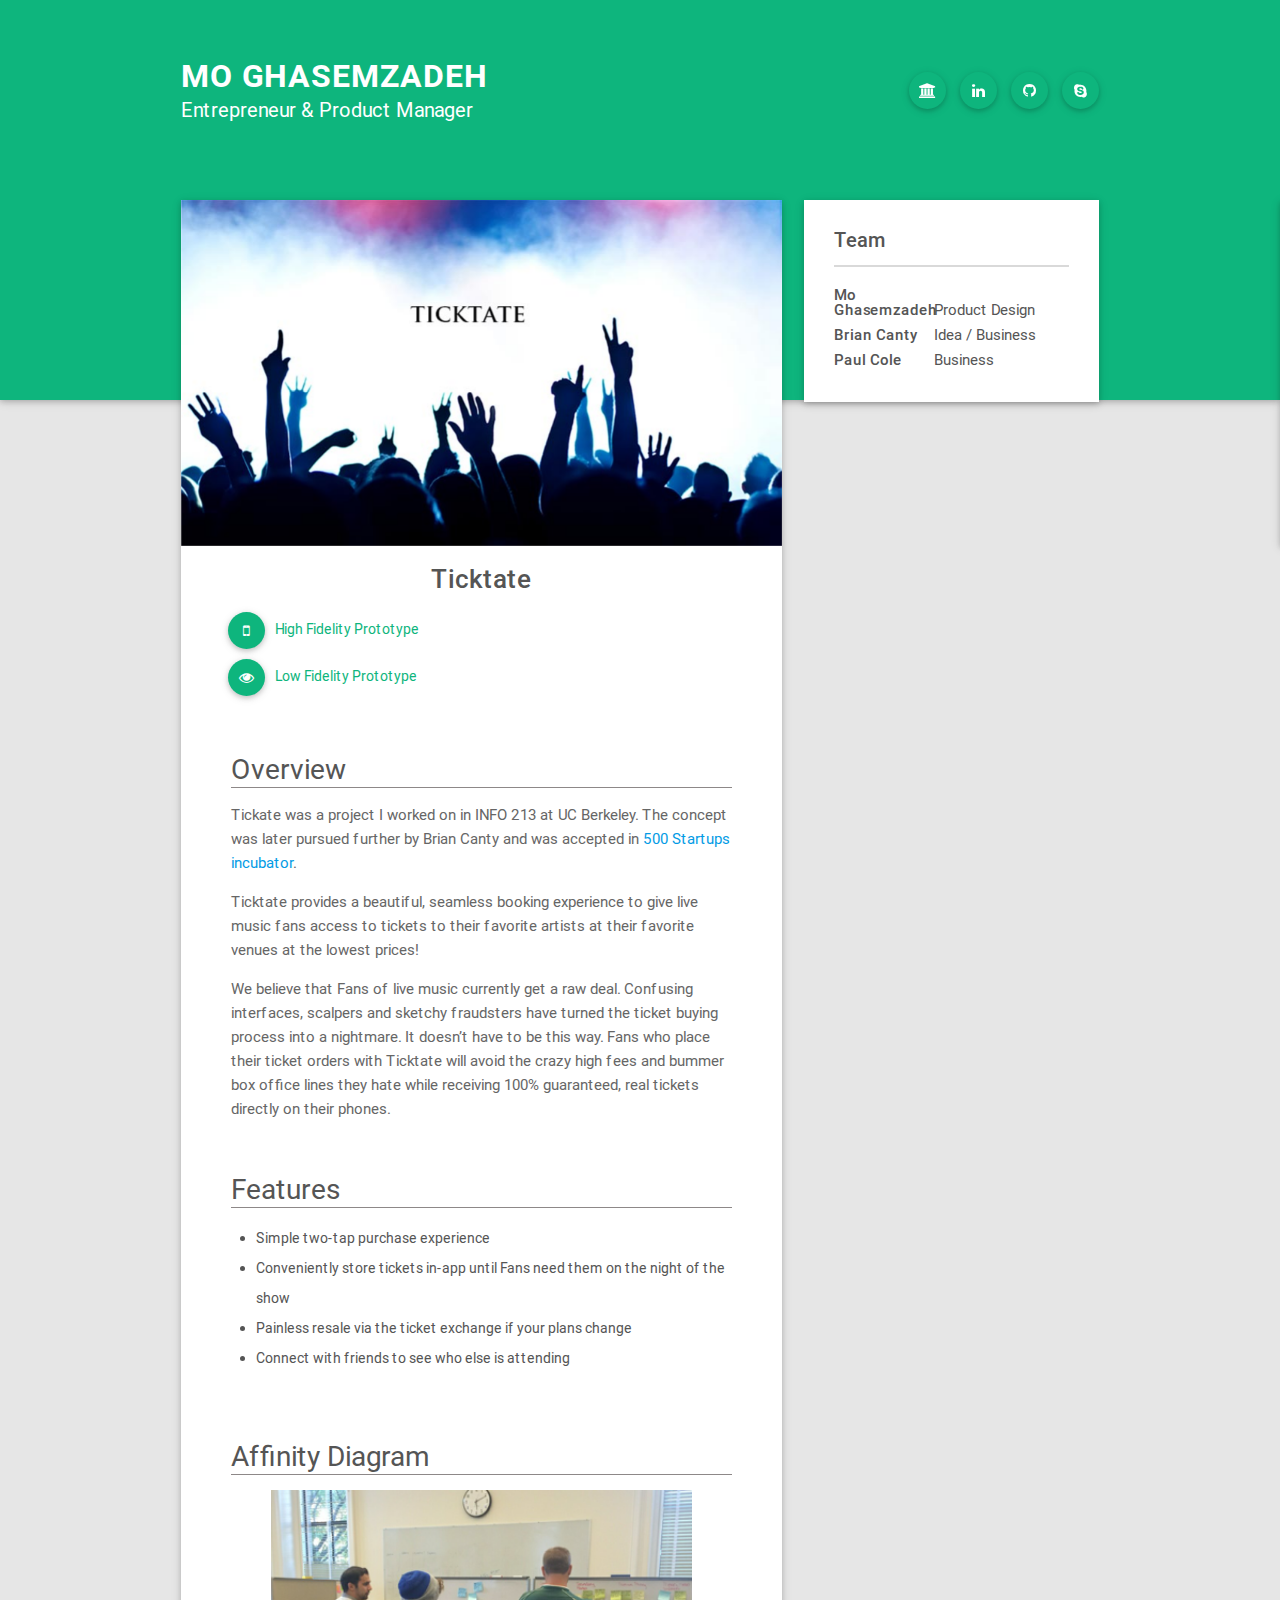
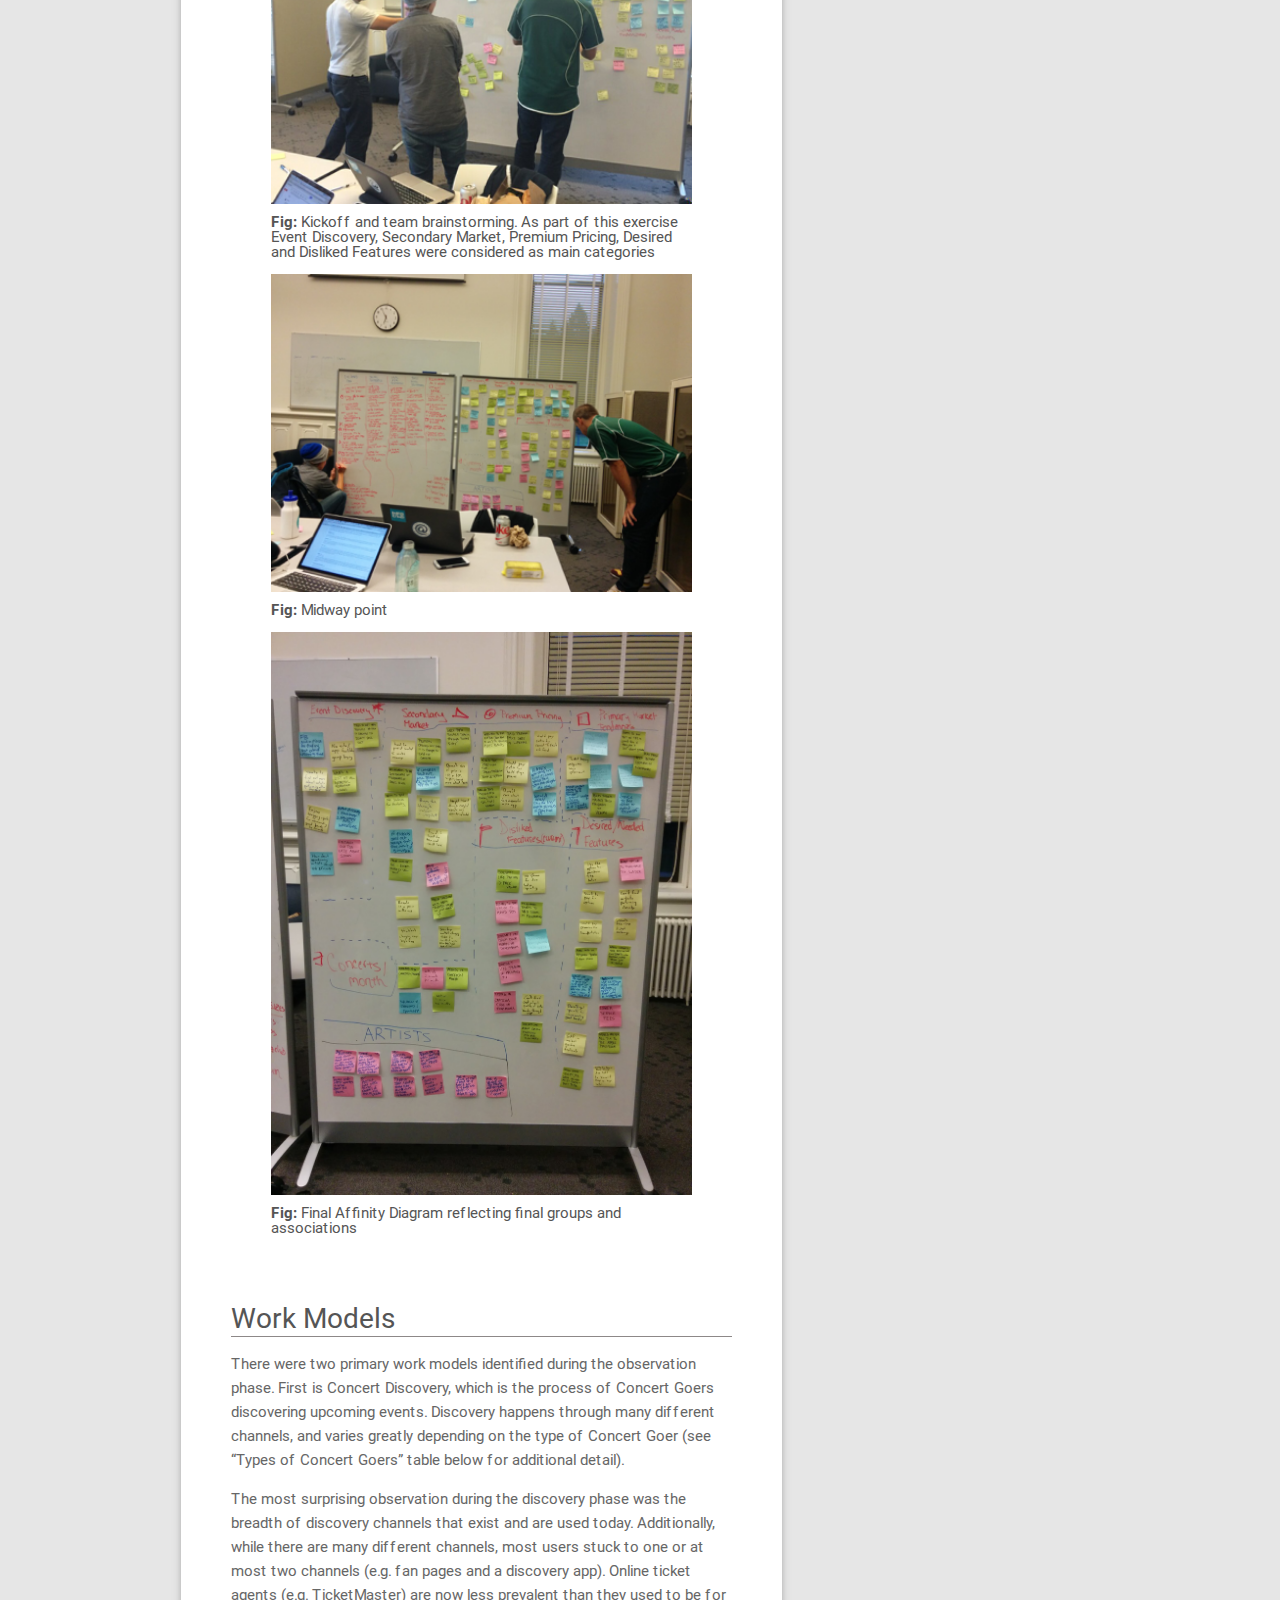
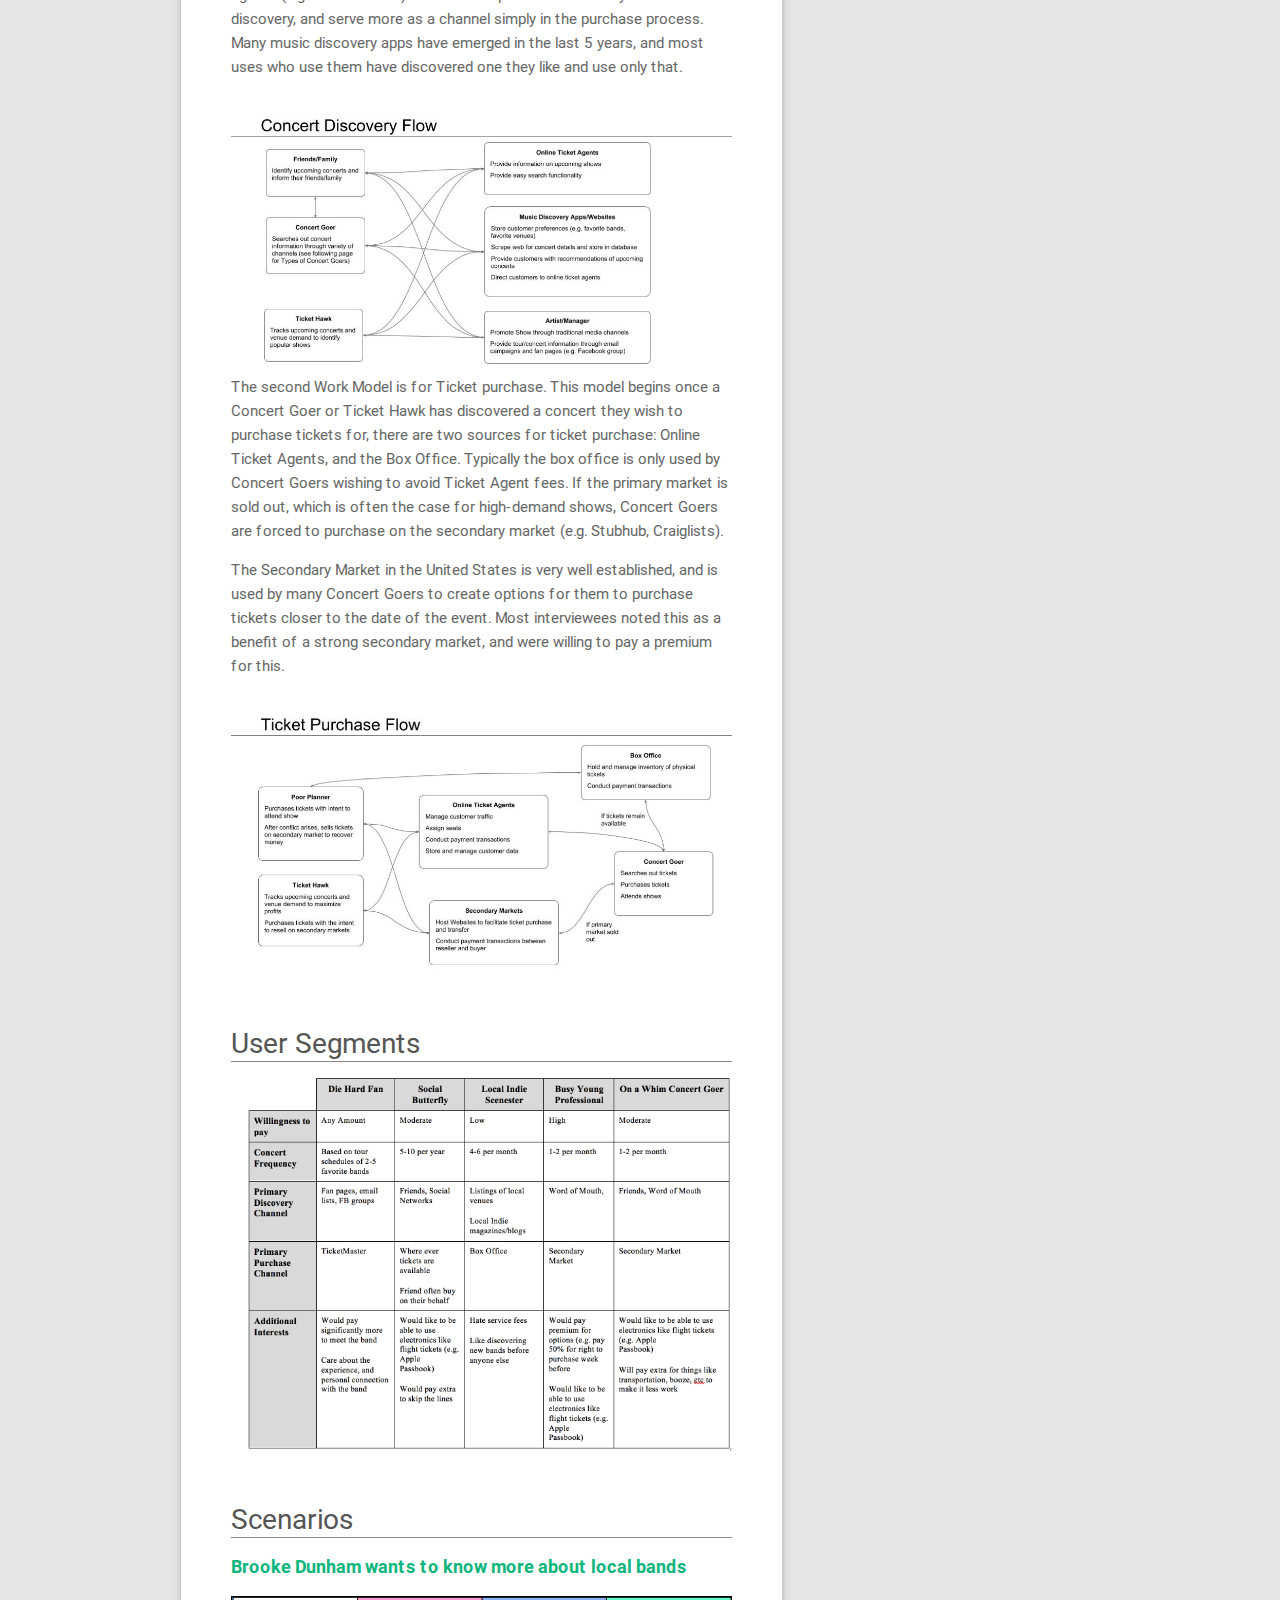
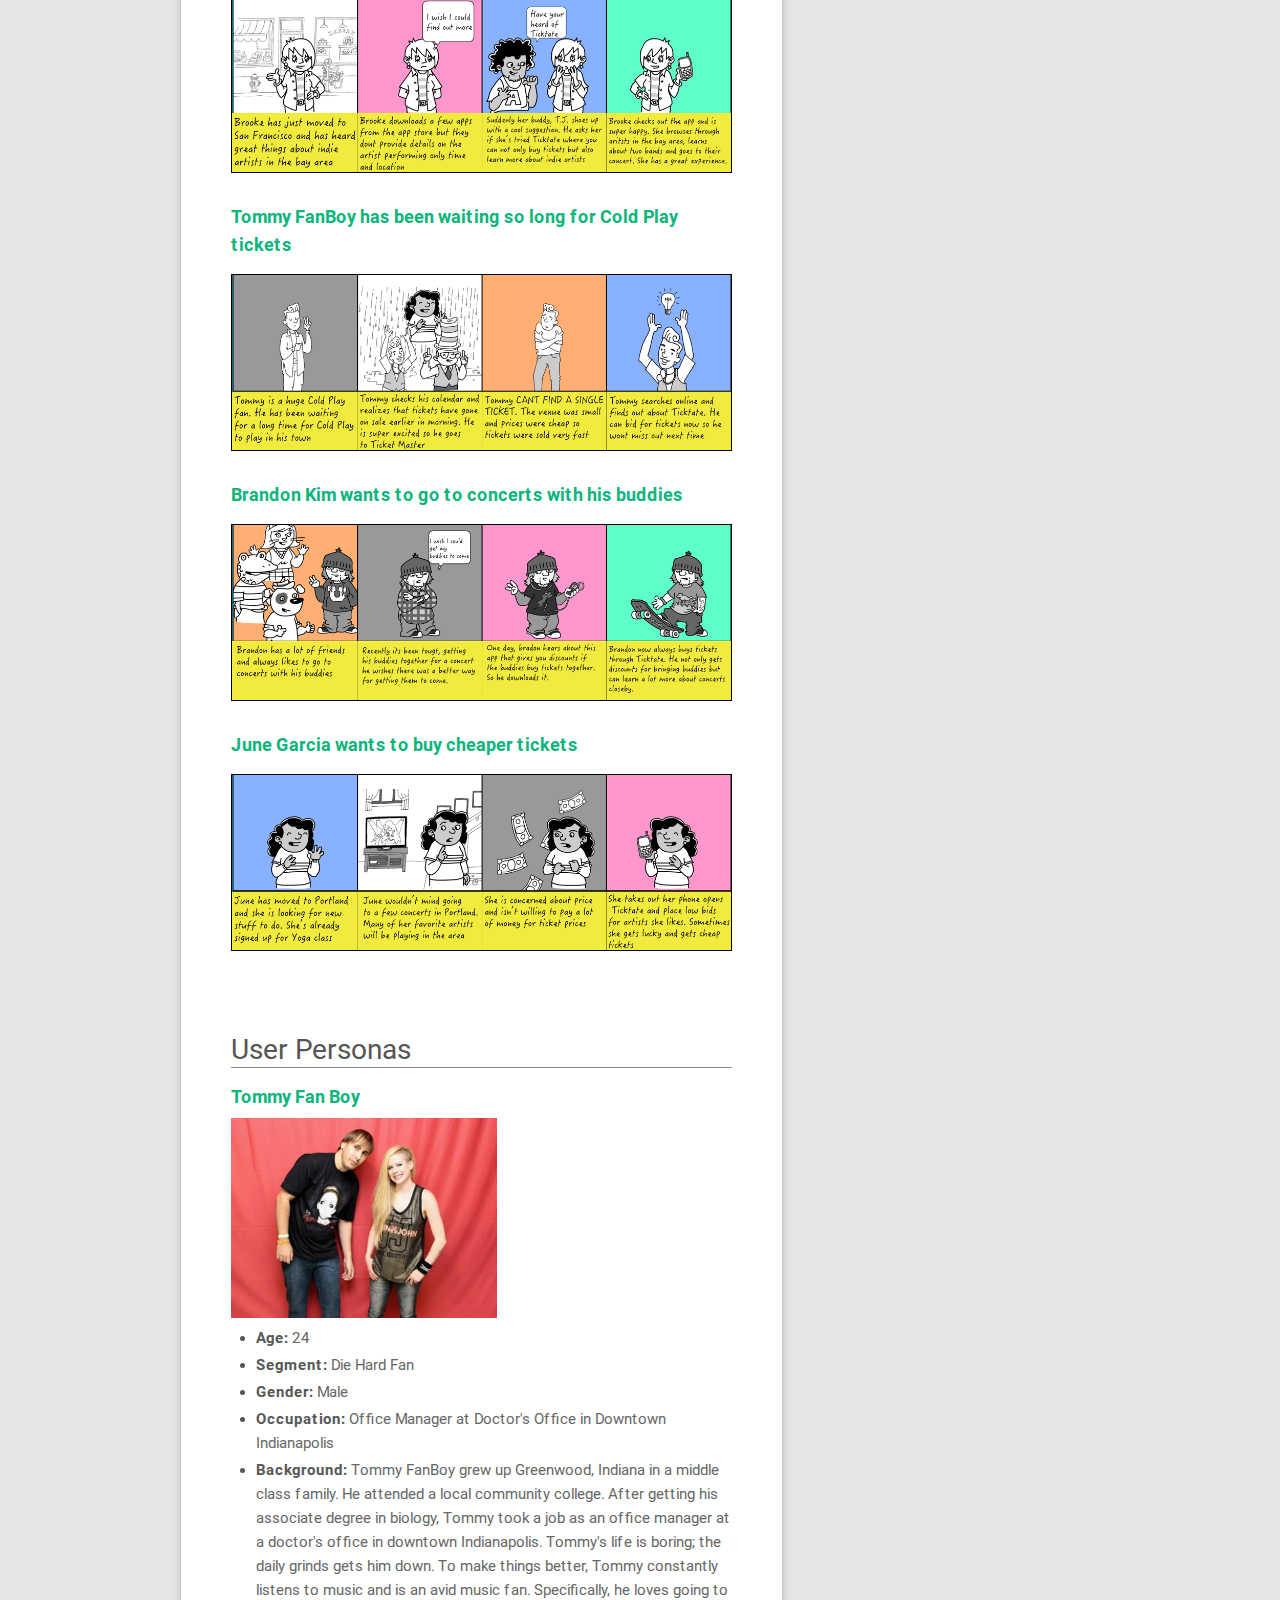
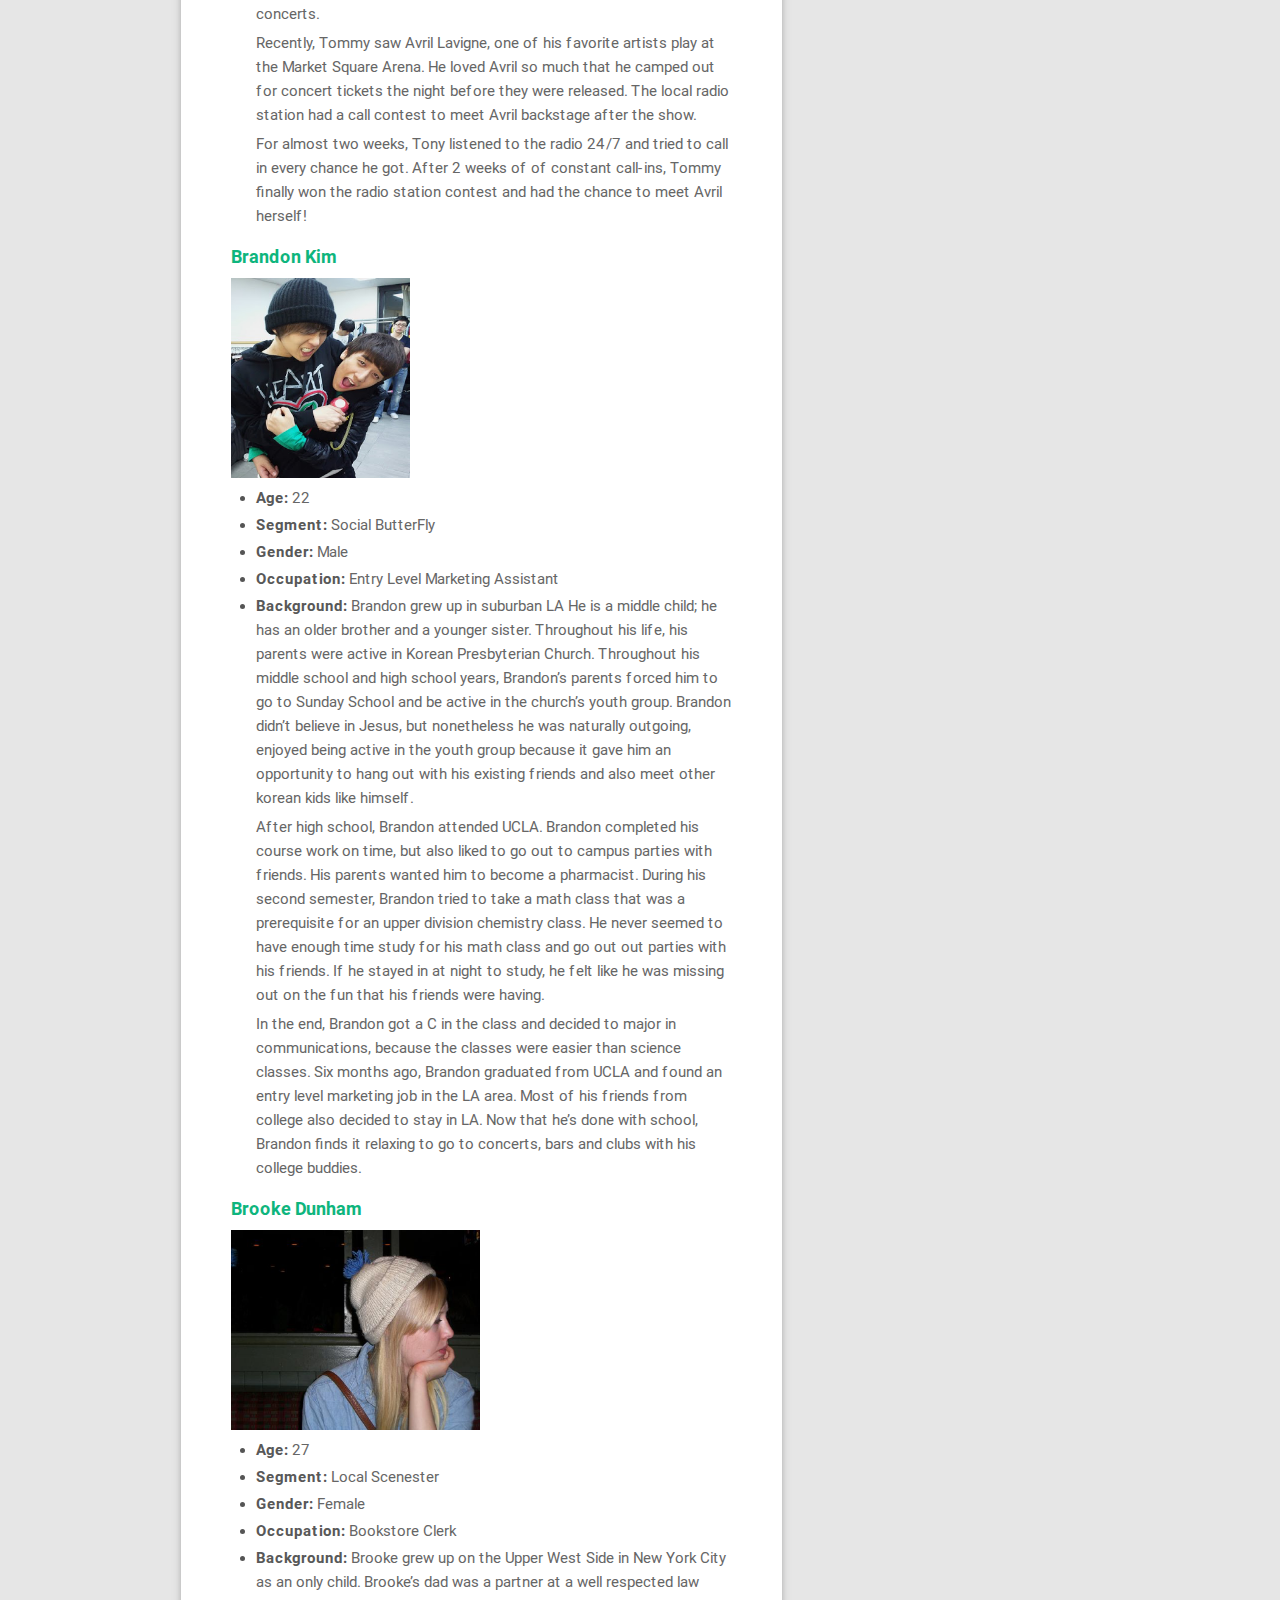
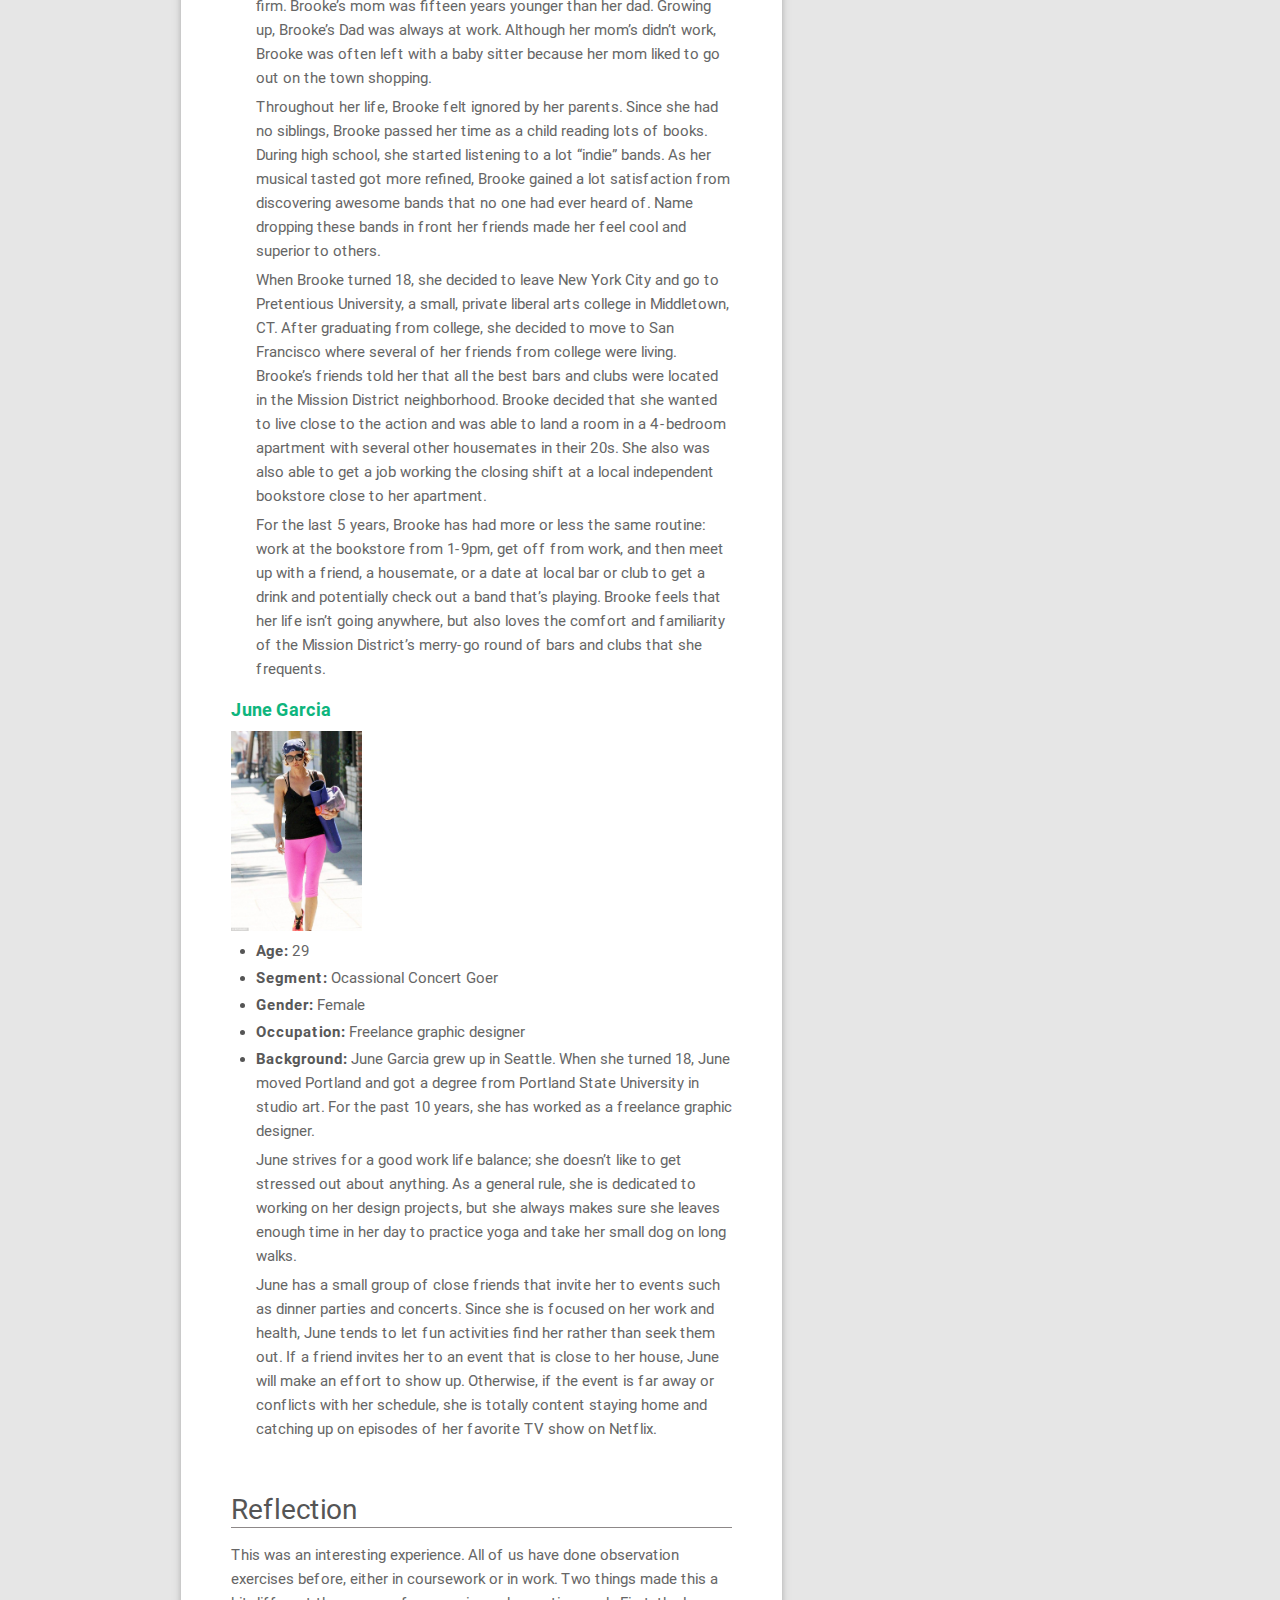
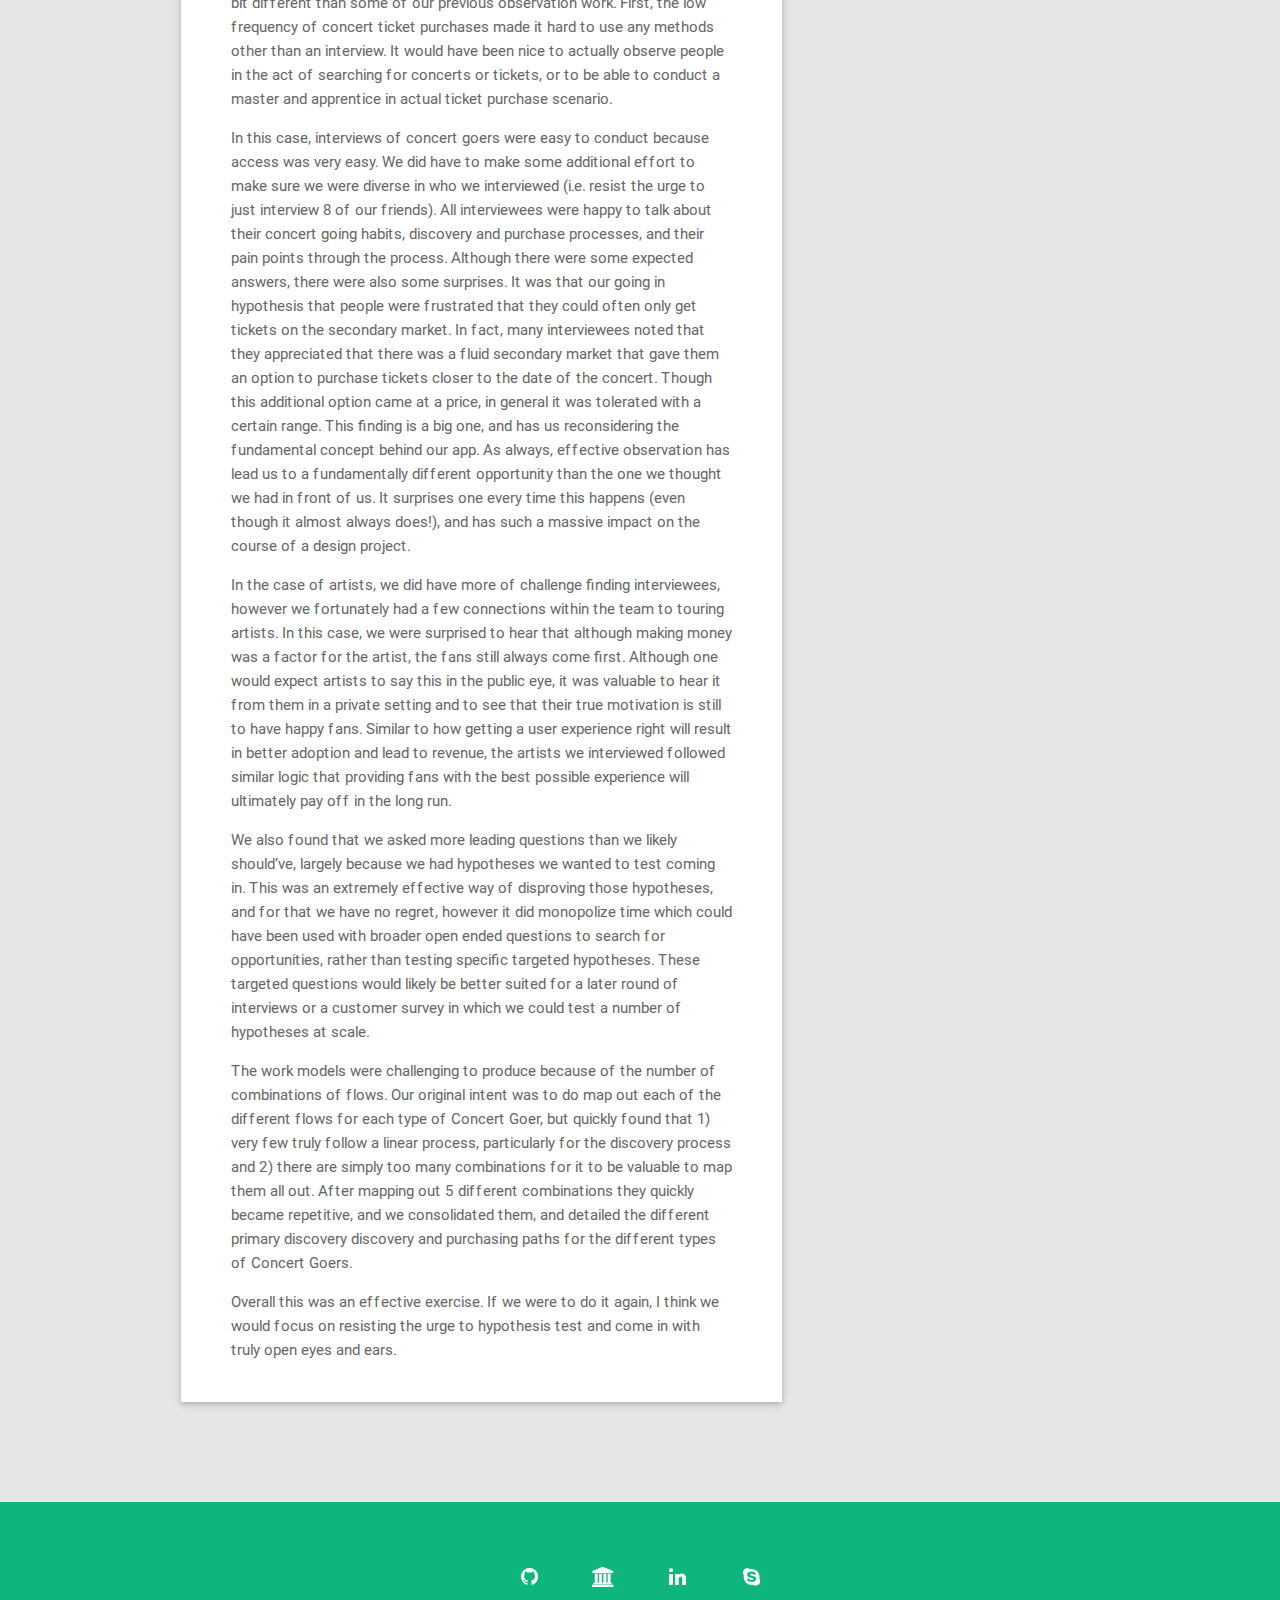
<file: ticktate-portfolio.html>
<!DOCTYPE html>
<html lang="en">
	<head>
		<meta name="description" content="">
		<meta name="keywords" content="">
		<meta charset="UTF-8">
		<meta name="author" content="Md. Junaid Khan Pathan">
		<meta name="viewport" content="width=device-width, initial-scale=1">
		<title>Ticktate</title>
		<link rel="shortcut icon" href="img/favicon.png"/>
		<link rel="apple-touch-icon" href="img/apple-touch-icon.png"/>
		<link rel="apple-touch-icon" sizes="72x72" href="img/apple-touch-icon-72x72.png"/>
		<link rel="apple-touch-icon" sizes="114x114" href="img/apple-touch-icon-114x114.png"/>
		<link rel="apple-touch-icon" sizes="144x144" href="img/apple-touch-icon-144x144.png"/>
		<link type="text/css" rel="stylesheet" href="https://fonts.googleapis.com/css?family=Roboto:400,100,100italic,300italic,300,900italic,900,700italic,700,500italic,500,400italic">
		<link type="text/css" rel="stylesheet" media="all" href="font/font-awesome/css/font-awesome.min.css"/>
		<link type="text/css" rel="stylesheet" media="all" href="css/animate.css">
		<link type="text/css" rel="stylesheet" media="all" href="css/materialize.min.css">
		<link type="text/css" rel="stylesheet" media="all" href="css/magnific-popup.css">
		<link type="text/css" rel="stylesheet" media="all" href="css/owl.carousel.css">
		<link type="text/css" rel="stylesheet" media="all" href="css/owl.theme.css">
		<link type="text/css" rel="stylesheet" media="all" href="css/owl.transitions.css">
		<link type="text/css" rel="stylesheet" media="all" href="css/style.css">
		<link class="color-scheme" type="text/css" rel="stylesheet" media="all" href="css/color-1.css">
		<link type="text/css" rel="stylesheet" media="all" href="css/responsive.css">
		<script type="text/javascript" src="js/modernizr.js"></script>
	</head>
	<body>
		<div class="preloader">
			<div class="preloader-inner">
				<div class="preloader-wrapper active">
					<div class="spinner-layer">
						<div class="circle-clipper left">
							<div class="circle"></div>
						</div>
						<div class="gap-patch">
							<div class="circle"></div>
						</div>
						<div class="circle-clipper right">
							<div class="circle"></div>
						</div>
					</div>
				</div>
			</div>
		</div>
		<header class="header header-hidden z-depth-1 shadow-change">
			<!-- <div class="site-logo"><a href="#0">TILE</a></div> -->
			<div class="menu-bar btn-floating waves-effect waves-light"><span class="fa fa-bars"></span></div>
			<!-- <div class="search-open btn-floating waves-effect waves-light"><span class="fa fa-search"></span></div>
			<div class="search-area search-area-hidden clearfix">
				<div class="search-input">
					<form>
						<fieldset>
							<input type="search" placeholder="Type Here & Hit Enter...">
						</fieldset>
					</form>
				</div>
			</div> -->
			<nav class="main-nav">
				<ul>
					<li><a href="index.html" class="waves-effect">Home</a></li>
					<li><a href="index.html#skill-section" class="skill-section-nav waves-effect">About Me</a></li>
					<li><a href="index.html#experience-section" class="experience-section-nav waves-effect">Education / Experience</a></li>
					<li><a href="index.html#portfolio-section" class="portfolio-section-nav waves-effect">Portfolio</a></li>
					<li><a href="index.html#blog-section" class="blog-section-nav waves-effect">Blog</a></li>
					<li><a href="index.html#contact-section" class="contact-section-nav waves-effect">Contact</a></li>
				</ul>
			</nav>
		</header>
		<!-- header starts -->
		<div class="site-header z-depth-1 top-section">
			<div class="container">
				<div class="row">
					<div class="col l6 m6 s12 pd-0" onclick="window.open('index.html')">
						<div class="site-header-title">
							Mo Ghasemzadeh
							<span>Entrepreneur & Product Manager</span>
						</div>
					</div>
					<div class="col l6 m6 s12 pd-0">
						<div class="site-header-contact">
							<a class="btn btn-floating waves-effect waves-light" href="https://cal.berkeley.edu/zadeh" target="_blank"><span class="fa fa-university"></span></a>
							<a class="btn btn-floating waves-effect waves-light" href="https://www.linkedin.com/in/ghasemzadeh/" target="_blank"><span class="fa fa-linkedin"></span></a>
							<a class="btn btn-floating waves-effect waves-light" href="https://www.github.com/mozadeh" target="_blank"><span class="fa fa-github"></span></a>
							<a class="btn btn-floating waves-effect waves-light" href="skype:mohammad.ghasemzadeh6?call"><span class="fa fa-skype"></span></a>
						</div>
					</div>
				</div>
			</div>
		</div>
		<!-- header ends -->
		<div class="single-portfolio-section">
			<div class="container">
				<div class="row">
					<div class="col l8 m8 s12 single-portfolio-wrapper pdl-0">
						<div class="col s12 w-block z-depth-1 shadow-change pd-0">
							<div class="portfolio-carousel">
								<div class="item">
									<img src="img/portfolio/large/ticktate.jpg" alt="Portfolio Screenshot"/>
								</div>
								<!-- <div class="item">
									<img src="img/portfolio/large/cardstak2.jpg" alt="Portfolio Screenshot"/>
								</div>
								<div class="item">
									<img src="img/portfolio/large/cardstak3.jpg" alt="Portfolio Screenshot"/>
								</div> -->
							</div>
							<div class="single-portfolio-title">
								Ticktate
							</div>
							<div class="single-portfolio-share">
								<a class="btn btn-floating" href="https://invis.io/MV1S83MY4" target="_blank"><span class="fa fa-mobile"></span></a><a href="https://invis.io/MV1S83MY4" target="_blank" class="single-portfolio-link">High Fidelity Prototype</a><br/>
								<a class="btn btn-floating" href="https://invis.io/4T1L7NGHR" target="_blank"><span class="fa fa-eye"></span></a><a href="https://invis.io/4T1L7NGHR" target="_blank" class="single-portfolio-link">Low Fidelity Prototype</a>
							</div>
							<!-- <div class="single-portfolio-rating">
								<span class="fa fa-star"></span>
								<span class="fa fa-star"></span>
								<span class="fa fa-star"></span>
								<span class="fa fa-star"></span>
								<span class="fa fa-star-half"></span>
							</div> -->
							<div class="single-portfolio-desc">
								<!-- <section id="portfolio-abstract-team" class="portfolio-section">	
									<h3>Team</h3>
									<br/>
									<p>
										<b>Mo Ghasemzadeh:</b> Team lead, Product Manager 
									</p>
									<br/>
									<p>	
										<b>Samudra Neelam:</b> UI/UX Designer
									</p>
								</section>	 -->
								<section id="portfolio-abstract-section" class="portfolio-section">	
									<h3>Overview</h3>
									<br/>
									<p>	
										Tickate was a project I worked on in INFO 213 at UC Berkeley. The concept was later pursued further by Brian Canty and was accepted in <a href="http://500.co/" target="_blank">500 Startups incubator</a>. 
									</p>
									<br/>
									<p>
										Ticktate provides a beautiful, seamless booking experience to give live music fans access to tickets to their favorite artists at their favorite venues at the lowest prices!
									</p>
									<br/>
									<p>
										We believe that Fans of live music currently get a raw deal. Confusing interfaces, scalpers and sketchy fraudsters have turned the ticket buying process into a nightmare. It doesn’t have to be this way. Fans who place their ticket orders with Ticktate will avoid the crazy high fees and bummer box office lines they hate while receiving 100% guaranteed, real tickets directly on their phones.
									</p>

									<br/>	
									<br/>
								
								
								
								</section>	
								<section id="portfolio-achievements-section" class="portfolio-section">		
									<h3>Features</h3>
									<br/>
									<ol>
										<li>
											Simple two-tap purchase experience
										</li>
										<li>
											Conveniently store tickets in-app until Fans need them on the night of the show
										</li>
										<li>
											Painless resale via the ticket exchange if your plans change
										</li>
										<li>
											Connect with friends to see who else is attending
										</li>
									</ol>	
									
								</section>	
								<br/>
								<br/>
								<br/>
								
								<section id="portfolio-problem-section" class="portfolio-section">	
									<h3>Affinity Diagram</h3>
									<figure>
									  <p><img src="img/portfolio/large/ticktatec1.png">
									  <figcaption><b>Fig:</b> Kickoff and team brainstorming. As part of this exercise Event Discovery, Secondary Market, Premium Pricing, Desired and Disliked Features were considered as main categories</figcaption>
									</figure>
									<figure>
									  <p><img src="img/portfolio/large/ticktatec2.png">
									  <figcaption><b>Fig:</b> Midway point</figcaption>
									</figure>
									<figure>
									  <p><img src="img/portfolio/large/ticktatec3.png">
									  <figcaption><b>Fig:</b> Final Affinity Diagram reflecting final groups and associations</figcaption>
									</figure>
									<br/>
										

								</section>
								<br/>
								
								
								<section id="portfolio-current-section" class="portfolio-section">		
									<h3>Work Models</h3>
									<br/>
									<p>
										There were two primary work models identified during the observation phase. First is Concert Discovery, which is the process of Concert Goers discovering upcoming events. Discovery happens through many different channels, and varies greatly depending on the type of Concert Goer (see “Types of Concert Goers” table below for additional detail). 
									</p>
									<br/>
									<p>
										The most surprising observation during the discovery phase was the breadth of discovery channels that exist and are used today. Additionally, while there are many different channels, most users stuck to one or at most two channels (e.g. fan pages and a discovery app). Online ticket agents (e.g. TicketMaster) are now less prevalent than they used to be for discovery, and serve more as a channel simply in the purchase process. Many music discovery apps have emerged in the last 5 years, and most uses who use them have discovered one they like and use only that. 
									</p>
									<br/>
									<img src="img/portfolio/large/ticktate4.png">
									
									<p>
										The second Work Model is for Ticket purchase. This model begins once a Concert Goer or Ticket Hawk has discovered a concert they wish to purchase tickets for, there are two sources for ticket purchase: Online Ticket Agents, and the Box Office. Typically the box office is only used by Concert Goers wishing to avoid Ticket Agent fees. If the primary market is sold out, which is often the case for high-demand shows, Concert Goers are forced to purchase on the secondary market (e.g. Stubhub, Craiglists). 
									</p>
									<br/>
									<p>
										The Secondary Market in the United States is very well established, and is used by many Concert Goers to create options for them to purchase tickets closer to the date of the event. Most interviewees noted this as a benefit of a strong secondary market, and were willing to pay a premium for this.  
									</p>
									<br/>
									<img src="img/portfolio/large/ticktate5.png">
									
								</section>
								<br/>
								<br/>
								
									
								<section id="portfolio-userresearch-section" class="portfolio-section">			
									<h3>User Segments</h3>
									<br/>
									<img src="img/portfolio/large/ticktate_segments.png">
								<br/>
								<br/>
								<br/>
								
								</section>	
								<section id="portfolio-design-section" class="portfolio-section">			
									<h3>Scenarios</h3>
									<br/>
									<h5 style="color:#0EB57D"><b>Brooke Dunham wants to know more about local bands</b></h5>
									<br/>
									<img src="img/portfolio/large/tickate_s1.png">
									<br/>
									<br/>
									<br/>
									<h5 style="color:#0EB57D"><b>Tommy FanBoy has been waiting so long for Cold Play tickets</b></h5>
									<br/>
									<img src="img/portfolio/large/tickate_s2.png">
									<br/>
									<br/>
									<br/>
									<h5 style="color:#0EB57D"><b>Brandon Kim wants to go to concerts with his buddies</b></h5>
									<br/>
									<img src="img/portfolio/large/tickate_s3.png">
									<br/>
									<br/>
									<br/>
									<h5 style="color:#0EB57D"><b>June Garcia wants to buy cheaper tickets</b></h5>
									<br/>
									<img src="img/portfolio/large/tickate_s4.png">
									<br/>
									<br/>
								</section>	
								<br/>
								<br/>
								<br/>

								
								<section id="portfolio-personas-section" class="portfolio-section">			
									<h3>User Personas</h3>
									<br/>
									<h5><b style="color:#0EB57D;padding-bottom:7px;display:block">Tommy Fan Boy</b></h5>
									<img src="img/portfolio/large/tickate_p1.png" style="height: 200px;width: auto;">
									<ol style="margin-top:5px;">
										<li>
											<p><b style="color:#585858">Age:</b> 24</p>
										</li>
										<li>
											<p><b style="color:#585858">Segment:</b> Die Hard Fan</p>
										</li>
										<li>
											<p><b style="color:#585858">Gender:</b> Male</p>
										</li>
										<li>
											<p><b style="color:#585858">Occupation:</b> Office Manager at Doctor's Office in Downtown Indianapolis</p>
										</li>
										
										<li>
											<p><b style="color:#585858">Background:</b> Tommy FanBoy grew up Greenwood, Indiana in a middle class family. He attended a local community college. After getting his associate degree in biology, Tommy took a job as an office manager at a doctor's office in downtown Indianapolis. Tommy's life is boring; the daily grinds gets him down. To make things better, Tommy constantly listens to music and is an avid music fan. Specifically, he loves going to concerts. </p>
											<p style="margin-top:5px">
												Recently, Tommy saw Avril Lavigne, one of his favorite artists play at the Market Square Arena. He loved Avril so much that he camped out for concert tickets the night before they were released. The local radio station had a call contest to meet Avril backstage after the show.
											</p>
											<p style="margin-top:5px">
												For almost two weeks, Tony listened to the radio 24/7 and tried to call in every chance he got. After 2 weeks of of constant call-ins, Tommy finally won the radio station contest and had the chance to meet Avril herself!
											</p>
										</li>

										<br/>
									</ol>	
									<h5><b style="color:#0EB57D;padding-bottom:7px;display:block">Brandon Kim </b></h5>
									<img src="img/portfolio/large/tickate_p2.png" style="height: 200px;width: auto;">
									<ol style="margin-top:5px;">
										<li>
											<p><b style="color:#585858">Age:</b> 22</p>
										</li>
										<li>
											<p><b style="color:#585858">Segment:</b> Social ButterFly</p>
										</li>
										<li>
											<p><b style="color:#585858">Gender:</b> Male</p>
										</li>
										<li>
											<p><b style="color:#585858">Occupation:</b> Entry Level Marketing Assistant</p>
										</li>
										
										<li>
											<p><b style="color:#585858">Background:</b> Brandon grew up in suburban LA He is a middle child; he has an older brother and a younger sister. Throughout his life, his parents were active in Korean Presbyterian Church. Throughout his middle school and high school years, Brandon’s parents forced him to go to Sunday School and be active in the church’s youth group. Brandon didn’t believe in Jesus, but nonetheless he was naturally outgoing, enjoyed being active in the youth group because it gave him an opportunity to hang out with his existing friends and also meet other korean kids like himself.   </p>
											<p style="margin-top:5px">
												After high school, Brandon attended UCLA. Brandon completed his course work on time, but also liked to go out to campus parties with friends. His parents wanted him to become a pharmacist. During his second semester, Brandon tried to take a math class that was a prerequisite for an upper division chemistry class. He never seemed to have enough time study for his math class and go out out parties with his friends. If he stayed in at night to study, he felt like he was missing out on the fun that his friends were having.
											</p>
											<p style="margin-top:5px">
												In the end, Brandon got a C in the class and decided to major in communications, because the classes were easier than science classes. Six months ago, Brandon graduated from UCLA and found an entry level marketing job in the LA area. Most of his friends from college also decided to stay in LA.  Now that he’s done with school, Brandon finds it relaxing to go to concerts, bars and clubs with his college buddies. 
											</p>
										</li>

										<br/>
									</ol>	
									<h5><b style="color:#0EB57D;padding-bottom:7px;display:block">Brooke Dunham </b></h5>
									<img src="img/portfolio/large/tickate_p3.png" style="height: 200px;width: auto;">
									<ol style="margin-top:5px;">
										<li>
											<p><b style="color:#585858">Age:</b> 27</p>
										</li>
										<li>
											<p><b style="color:#585858">Segment:</b> Local Scenester</p>
										</li>
										<li>
											<p><b style="color:#585858">Gender:</b> Female</p>
										</li>
										<li>
											<p><b style="color:#585858">Occupation:</b> Bookstore Clerk</p>
										</li>
										
										<li>
											<p><b style="color:#585858">Background:</b> Brooke grew up on the Upper West Side in New York City as an only child. Brooke’s dad was a partner at a well respected law firm. Brooke’s mom was fifteen years younger than her dad. Growing up, Brooke’s Dad was always at work. Although her mom’s didn’t work, Brooke was often left with a baby sitter because her mom liked to go out on the town shopping. </p>
											<p style="margin-top:5px">
												Throughout her life, Brooke felt ignored by her parents. Since she had no siblings, Brooke passed her time as a child reading lots of books.  During high school, she started listening to a lot “indie” bands. As her musical tasted got more refined, Brooke gained a lot satisfaction from discovering awesome bands that no one had ever heard of. Name dropping these bands in front her friends made her feel cool and superior to others. 
											</p>
											<p style="margin-top:5px">
												When Brooke turned 18, she decided to leave New York City and go to Pretentious University, a small, private liberal arts college in Middletown, CT.  After graduating from college, she decided to move to San Francisco where several of her friends from college were living. Brooke’s friends told her that all the best bars and clubs were located in the Mission District neighborhood. Brooke decided that she wanted to live close to the action and was able to land a room in a 4-bedroom apartment with several other housemates in their 20s. She also was also able to get a job working the closing shift at a local independent bookstore close to her apartment.
											</p>
											<p style="margin-top:5px">
												For the last 5 years, Brooke has had more or less the same routine: work at the bookstore from 1-9pm, get off from work, and then meet up with a friend, a housemate, or a date at local bar or club to get a drink and potentially check out a band that’s playing. Brooke feels that her life isn’t going anywhere, but also loves the comfort and familiarity of the Mission District’s merry-go round of bars and clubs that she frequents.

											</p>
										</li>

										<br/>
									</ol>	
									<h5><b style="color:#0EB57D;padding-bottom:7px;display:block">June Garcia</b></h5>
									<img src="img/portfolio/large/tickate_p4.png" style="height: 200px;width: auto;">
									<ol style="margin-top:5px;">
										<li>
											<p><b style="color:#585858">Age:</b> 29</p>
										</li>
										<li>
											<p><b style="color:#585858">Segment:</b> Ocassional Concert Goer</p>
										</li>
										<li>
											<p><b style="color:#585858">Gender:</b> Female</p>
										</li>
										<li>
											<p><b style="color:#585858">Occupation:</b> Freelance graphic designer</p>
										</li>
										
										<li>
											<p><b style="color:#585858">Background:</b> June Garcia grew up in Seattle. When she turned 18, June moved Portland and got a degree from Portland State University in studio art. For the past 10 years, she has worked as a freelance graphic designer. </p>
											<p style="margin-top:5px">
												June strives for a good work life balance; she doesn’t like to get stressed out about anything. As a general rule, she is dedicated to working on her design projects, but she always makes sure she leaves enough time in her day to practice yoga and take her small dog on long walks.  
											</p>
											<p style="margin-top:5px">
												June has a small group of close friends that invite her to events such as dinner parties and concerts. Since she is focused on her work and health, June tends to let fun activities find her rather than seek them out. If a friend invites her to an event that is close to her house, June will make an effort to show up. Otherwise, if the event is far away or conflicts with her schedule, she is totally content staying home and catching up on episodes of her favorite TV show on Netflix. 

											</p>
										</li>

										<br/>
									</ol>	


								</section>	
								<br/>
								<section id="portfolio-data-section" class="portfolio-section">			
									<h3>Reflection</h3>
									<br/>
									<p>
										This was an interesting experience. All of us have done observation exercises before, either in coursework or in work. Two things made this a bit different than some of our previous observation work. First, the low frequency of concert ticket purchases made it hard to use any methods other than an interview. It would have been nice to actually observe people in the act of searching for concerts or tickets, or to be able to conduct a master and apprentice in actual ticket purchase scenario. 
									</p>
									<br/>
									<p>
										In this case, interviews of concert goers were easy to conduct because access was very easy. We did have to make some additional effort to make sure we were diverse in who we interviewed (i.e. resist the urge to just interview 8 of our friends). All interviewees were happy to talk about their concert going habits, discovery and purchase processes, and their pain points through the process. Although there were some expected answers, there were also some surprises. It was that our going in hypothesis that people were frustrated that they could often only get tickets on the secondary market. In fact, many interviewees noted that they appreciated that there was a fluid secondary market that gave them an option to purchase tickets closer to the date of the concert. Though this additional option came at a price, in general it was tolerated with a certain range. This finding is a big one, and has us reconsidering the fundamental concept behind our app. As always, effective observation has lead us to a fundamentally different opportunity than the one we thought we had in front of us. It surprises one every time this happens (even though it almost always does!), and has such a massive impact on the course of a design project. 
									</p>
									<br/>
									<p>
										In the case of artists, we did have more of challenge finding interviewees, however we fortunately had a few connections within the team to touring artists. In this case, we were surprised to hear that although making money was a factor for the artist, the fans still always come first. Although one would expect artists to say this in the public eye, it was valuable to hear it from them in a private setting and to see that their true motivation is still to have happy fans. Similar to how getting a user experience right will result in better adoption and lead to revenue, the artists we interviewed followed similar logic that providing fans with the best possible experience will ultimately pay off in the long run. 

									</p>
									<br/>
									<p>
										We also found that we asked more leading questions than we likely should’ve, largely because we had hypotheses we wanted to test coming in. This was an extremely effective way of disproving those hypotheses, and for that we have no regret, however it did monopolize time which could have been used with broader open ended questions to search for opportunities, rather than testing specific targeted hypotheses. These targeted questions would likely be better suited for a later round of interviews or a customer survey in which we could test a number of hypotheses at scale. 

									</p>
									<br/>
									<p>
										The work models were challenging to produce because of the number of combinations of flows. Our original intent was to do map out each of the different flows for each type of Concert Goer, but quickly found that 1) very few truly follow a linear process, particularly for the discovery process and 2) there are simply too many combinations for it to be valuable to map them all out. After mapping out 5 different combinations they quickly became repetitive, and we consolidated them, and detailed the different primary discovery discovery and purchasing paths for the different types of Concert Goers.

									</p>
									<br/>
									<p>
										Overall this was an effective exercise. If we were to do it again, I think we would focus on resisting the urge to hypothesis test and come in with truly open eyes and ears. 
									</p>
								</section>		

							</div>	
							<!-- add disqus here -->
							                                
							
						</div>


					</div>
					<div class="col l4 m4 s12 sidebar-wrapper pdr-0">
						<div class="col s12 single-sidebar w-block z-depth-1 shadow-change pd-30">
							<div class="sidebar-title">
								Team
							</div>
							<div class="info-content">
								<div><span>Mo Ghasemzadeh</span>Product Design</div>
								<div><span>Brian Canty</span>Idea / Business</div>
								<div><span>Paul Cole</span>Business</div>
							</div>
						</div>
						<!-- <div class="col s12 single-sidebar w-block z-depth-1 shadow-change pd-30">
							<div class="sidebar-title">
								Navigate to Section
							</div>
							<div class="category-content">
								<a href="#0" onclick=$('#portfolio-achievements-section').animatescroll();>Achievements</a>
								<a href="#0" onclick=$('#portfolio-problem-section').animatescroll();>The Problem</a>
								<a href="#0" onclick=$('#portfolio-current-section').animatescroll();>Current Solutions</a>
								<a href="#0" onclick=$('#portfolio-oursolution-section').animatescroll();>Our Solution</a>
								<a href="#0" onclick=$('#portfolio-userresearch-section').animatescroll();>User Research</a>
								<a href="#0" onclick=$('#portfolio-design-section').animatescroll();>Design</a>
								<a href="#0" onclick=$('#portfolio-personas-section').animatescroll();>User Personas</a>
								<a href="#0" onclick=$('#portfolio-data-section').animatescroll();>Data Model</a>
								<a href="#0" onclick=$('#portfolio-architecture-section').animatescroll();>System Architecture</a>
							</div>
						</div> -->
						<!-- <div class="col s12 single-sidebar w-block z-depth-1 shadow-change pd-30">
							<div class="sidebar-title">
								Category
							</div>
							<div class="archive-content">
								<a href="#0">Data Structure</a>
								<a href="#0">Algorithm</a>
								<a href="#0">Discrete Math</a>
								<a href="#0">Data Analysis</a>
								<a href="#0">Machine Learning</a>
								<a href="#0">Artificial Intelligece</a>
							</div>
						</div> -->
					</div>
				</div>
			</div>
		</div>
		<footer class="footer">
			<div class="container">
				<div class="row">
					<div class="col s12">
						<a class="btn btn-floating waves-effect waves-light back-to-top animatescroll-link" onclick="$('html').animatescroll();" href="#0">
							<span class="fa fa-angle-up"></span>
						</a>
						<div class="social-links">
							<a class="waves-effect waves-light" href="https://www.github.com/mozadeh" target="_blank"><span class="fa fa-github"></span></a>
							<a class="waves-effect waves-light" href="https://cal.berkeley.edu/zadeh" target="_blank"><span class="fa fa-university"></span></a>
							<a class="waves-effect waves-light" href="https://www.linkedin.com/in/ghasemzadeh/" target="_blank"><span class="fa fa-linkedin"></span></a>
							<a class="waves-effect waves-light" href="skype:mohammad.ghasemzadeh6?call"><span class="fa fa-skype"></span></a>
						</div>
					</div>
				</div>
			</div>
		</footer>
		<div class="color-scheme-select">
			<div class="color-scheme-title">
				20 Awesome Colors
			</div>
			<div id="color-1" class="color-scheme-content" style="background:#0EB57D"></div>
			<div id="color-2" class="color-scheme-content" style="background:#2196F3"></div>
			<div id="color-3" class="color-scheme-content" style="background:#FF1902"></div>
			<div id="color-4" class="color-scheme-content" style="background:#FF9800"></div>
			<div id="color-5" class="color-scheme-content" style="background:#E91E63"></div>
			<div id="color-6" class="color-scheme-content" style="background:#009688"></div>
			<div id="color-7" class="color-scheme-content" style="background:#FF5722"></div>
			<div id="color-8" class="color-scheme-content" style="background:#9EC139"></div>
			<div id="color-9" class="color-scheme-content" style="background:#9C27B0"></div>
			<div id="color-10" class="color-scheme-content" style="background:#4CAF50"></div>
			<div id="color-11" class="color-scheme-content" style="background:#795548"></div>
			<div id="color-12" class="color-scheme-content" style="background:#FF007F"></div>
			<div id="color-13" class="color-scheme-content" style="background:#673AB7"></div>
			<div id="color-14" class="color-scheme-content" style="background:#8BC34A"></div>
			<div id="color-15" class="color-scheme-content" style="background:#3E2723"></div>
			<div id="color-16" class="color-scheme-content" style="background:#FF7711"></div>
			<div id="color-17" class="color-scheme-content" style="background:#BF9C4F"></div>
			<div id="color-18" class="color-scheme-content" style="background:#33691E"></div>
			<div id="color-19" class="color-scheme-content" style="background:#607D8B"></div>
			<div id="color-20" class="color-scheme-content" style="background:#FF7077"></div>
			<!-- <div class="color-scheme-select-btn">
				<span class="fa fa-cog"></span>
			</div> -->
		</div>
		<script type="text/javascript" src="js/jquery-2.1.1.min.js"></script>
		<script type="text/javascript" src="js/animatescroll.js"></script>
		<script type="text/javascript" src="js/materialize.min.js"></script>
		<script type="text/javascript" src="js/device.min.js"></script>
		<script type="text/javascript" src="js/imagesloaded.pkgd.min.js"></script>
		<script type="text/javascript" src="js/isotope.js"></script>
		<script type="text/javascript" src="js/magnific-popup.js"></script>
		<script type="text/javascript" src="js/masonry.pkgd.min.js"></script>
		<script type="text/javascript" src="js/owl.carousel.js"></script>
		<!--<script type="text/javascript" src="js/smoothscroll.js"></script>-->
		<script type="text/javascript" src="js/validator.min.js"></script>
		<script type="text/javascript" src="js/waypoints.min.js"></script>
		<script type="text/javascript" src="js/wow.js"></script>
		<script src="http://maps.google.com/maps/api/js?sensor=true"></script>
		<script type="text/javascript" src="js/custom.js"></script>
		<script>
			(function(i,s,o,g,r,a,m){i['GoogleAnalyticsObject']=r;i[r]=i[r]||function(){
			(i[r].q=i[r].q||[]).push(arguments)},i[r].l=1*new Date();a=s.createElement(o),
			m=s.getElementsByTagName(o)[0];a.async=1;a.src=g;m.parentNode.insertBefore(a,m)
			})(window,document,'script','https://www.google-analytics.com/analytics.js','ga');

			ga('create', 'UA-92414706-1', 'auto');
			ga('send', 'pageview');

		</script>
	</body>
</html>
</file>
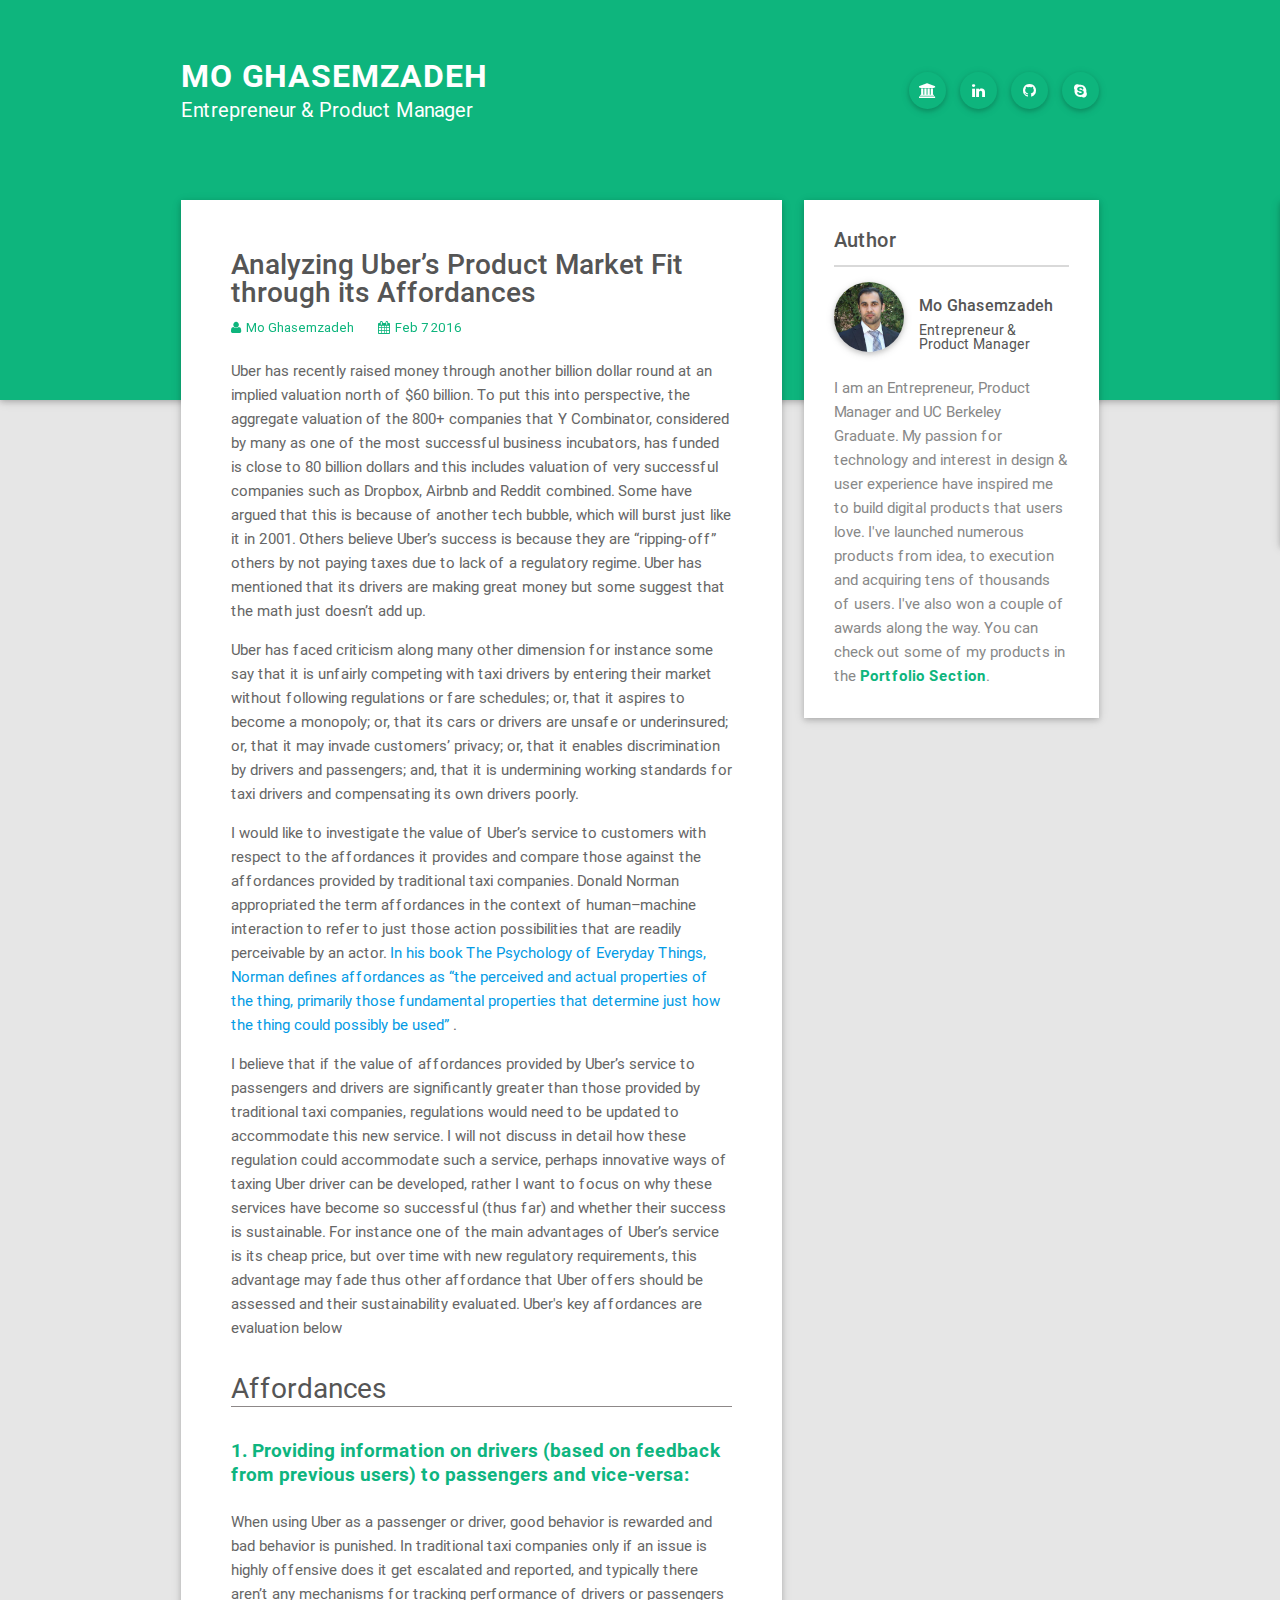
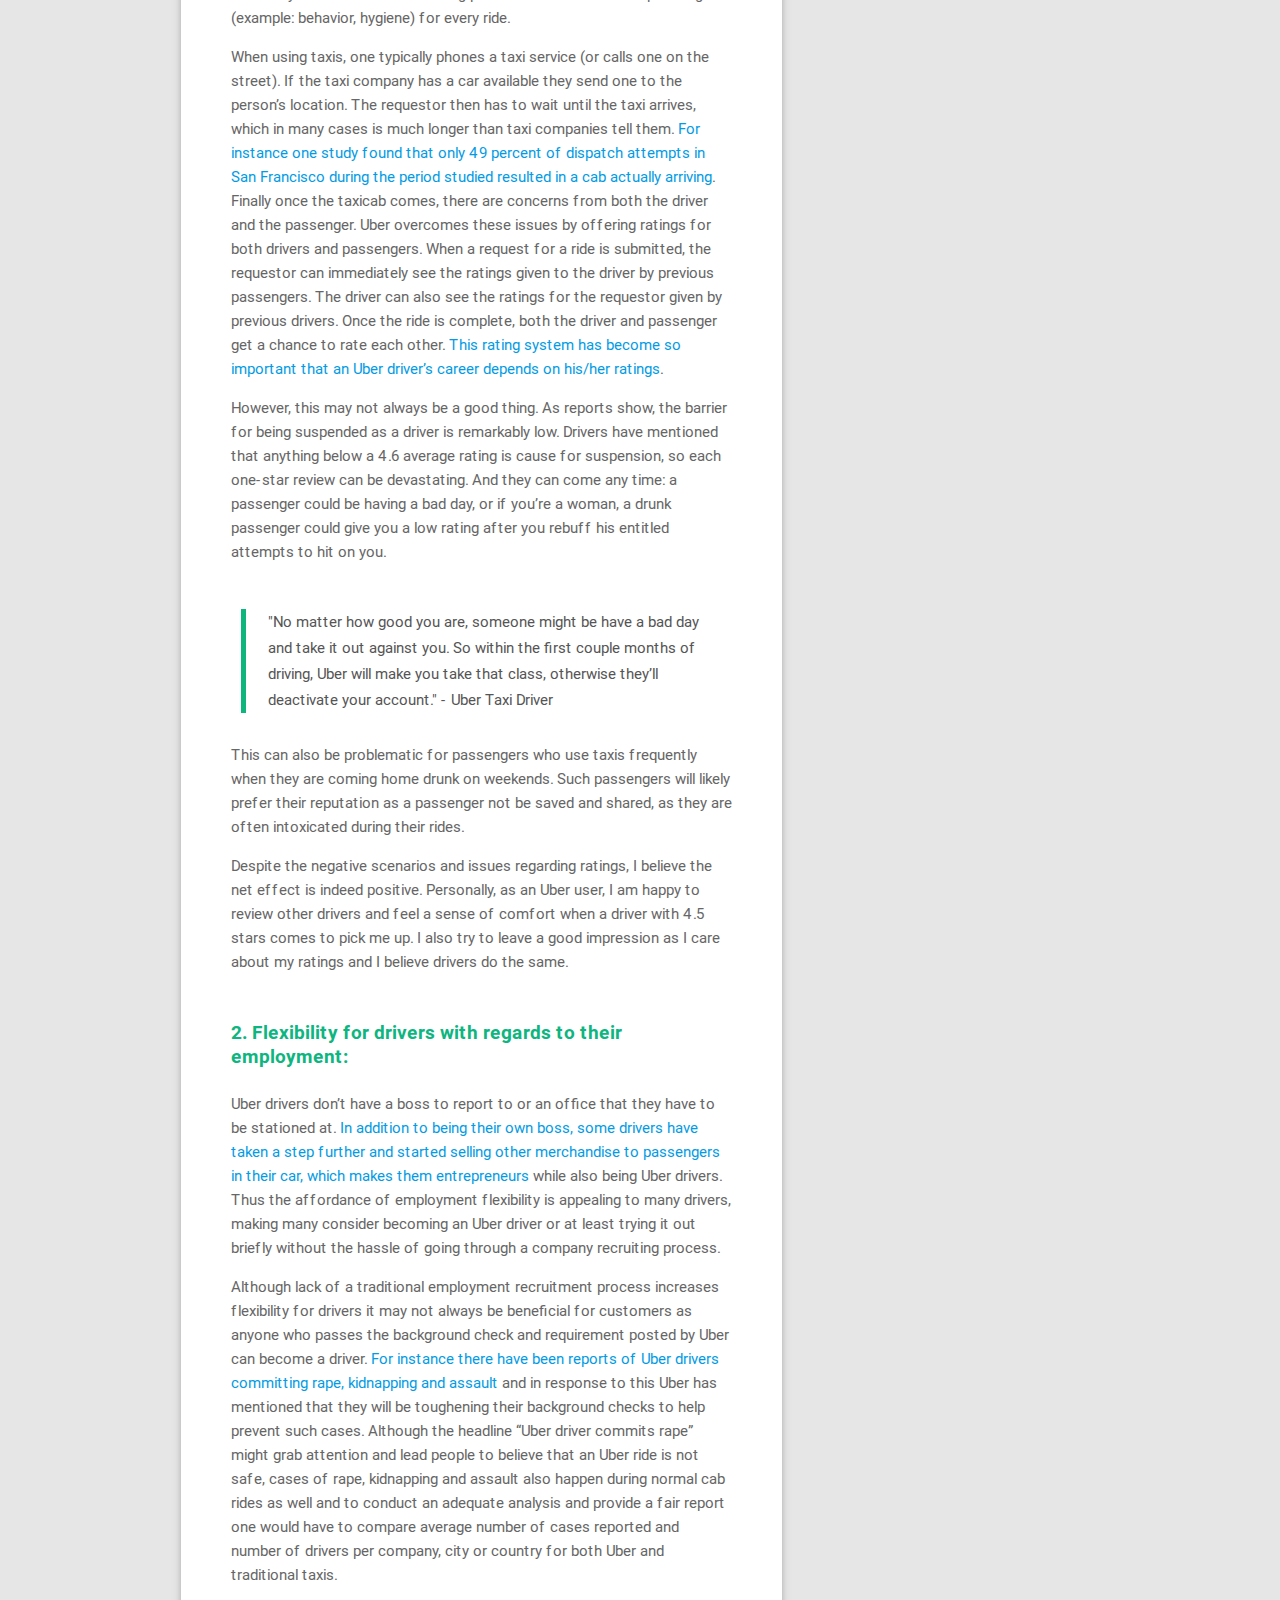
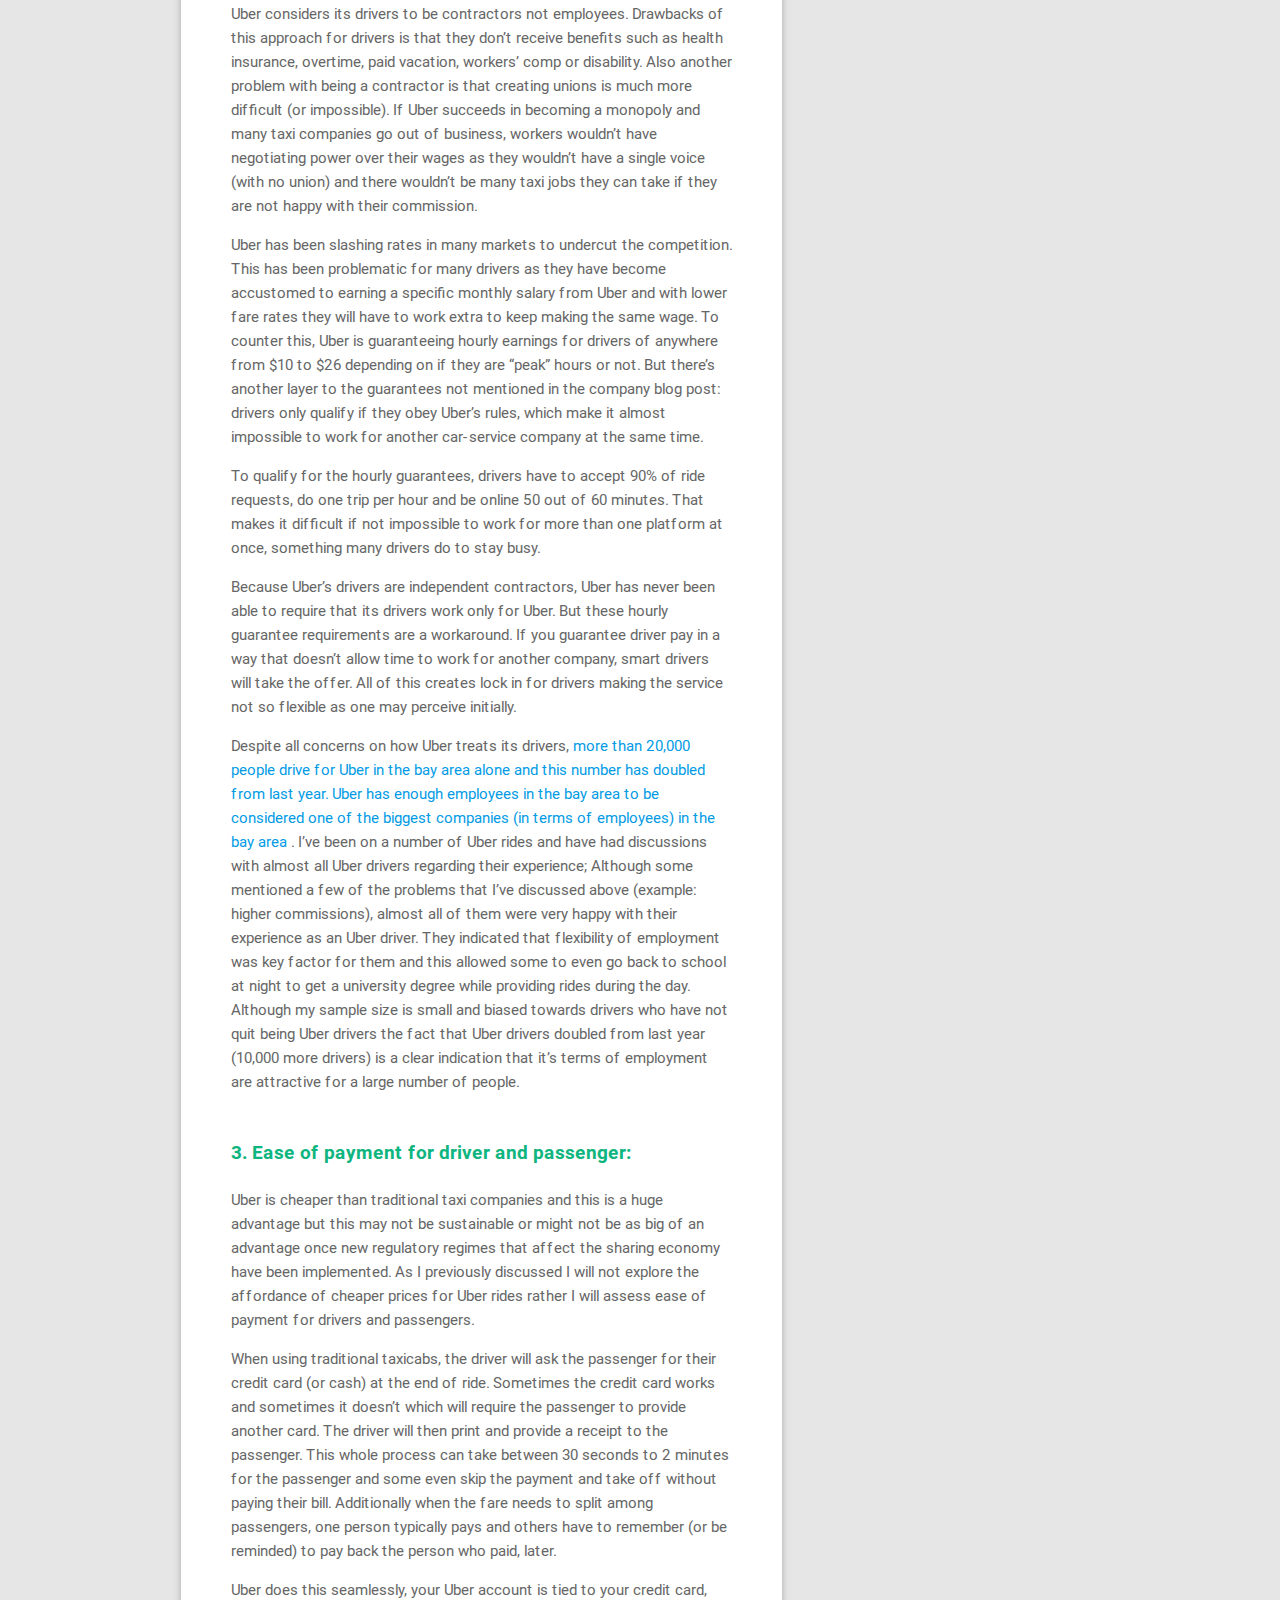
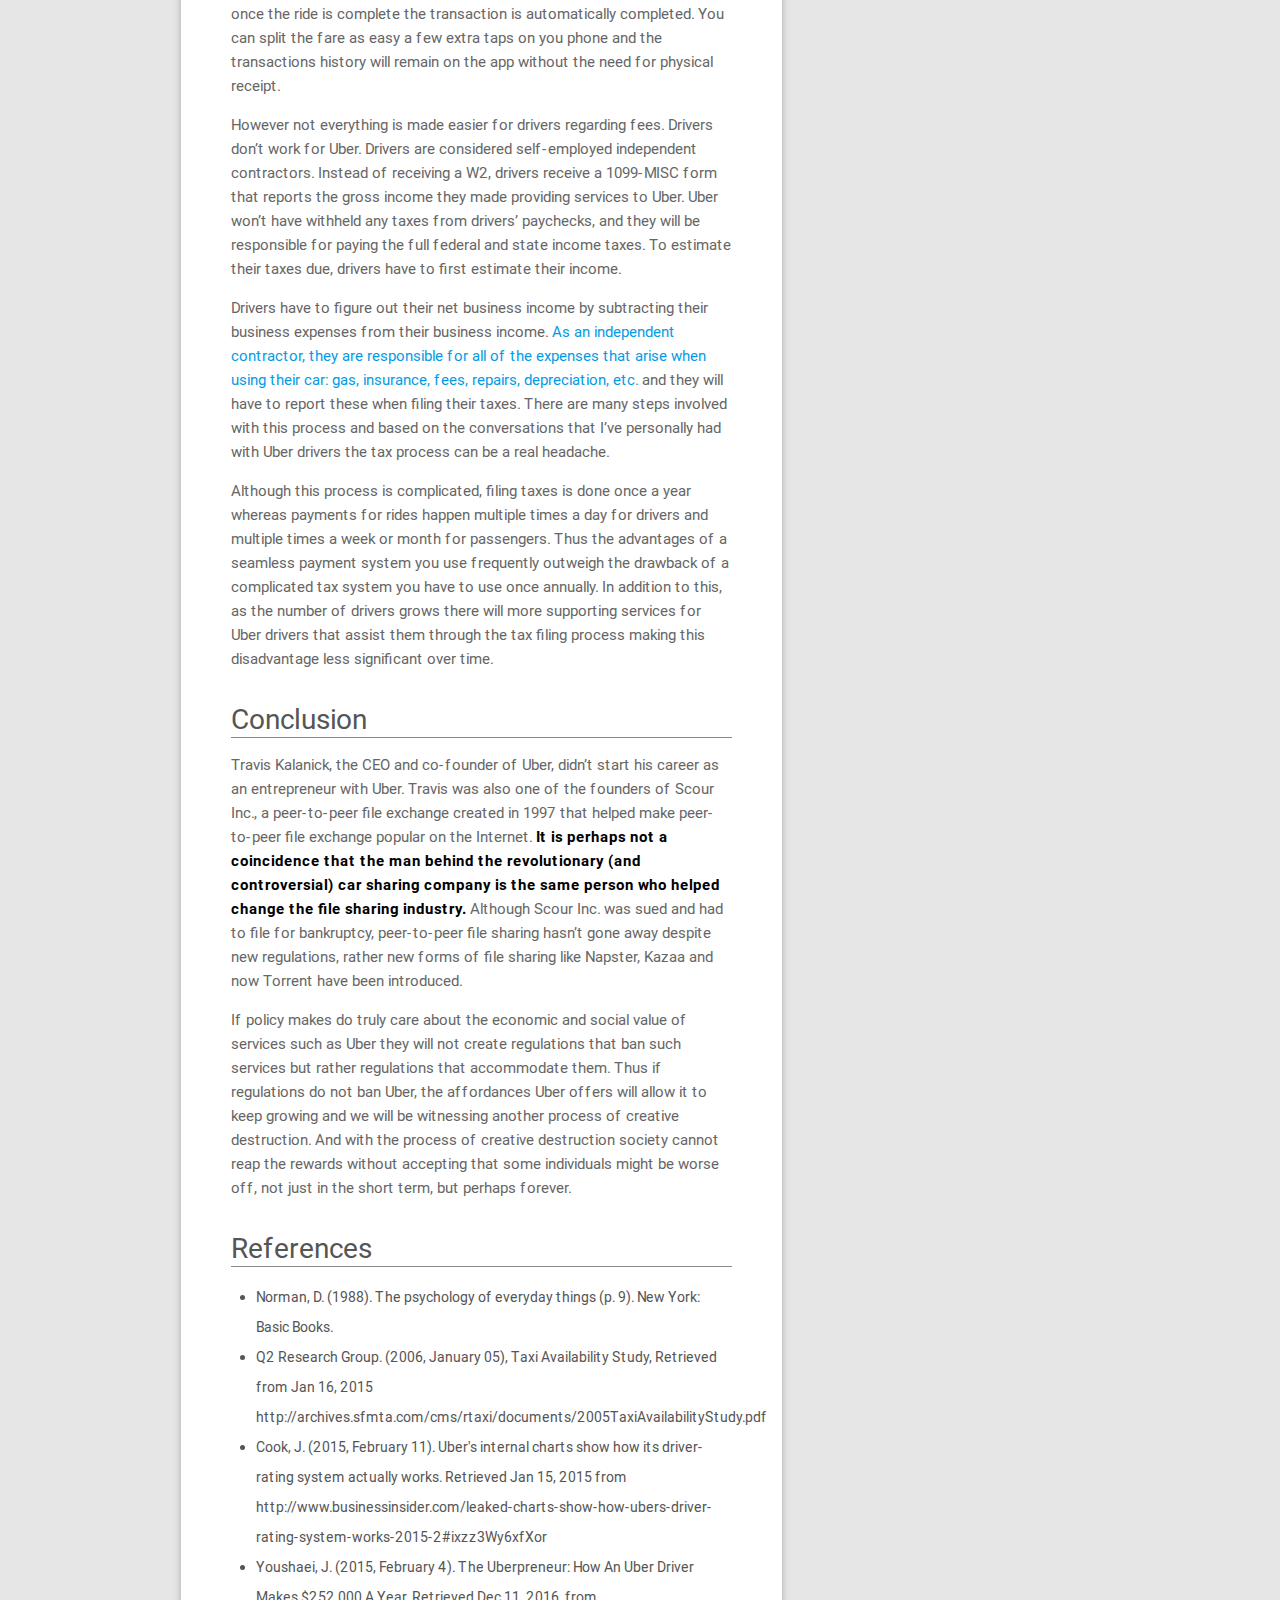
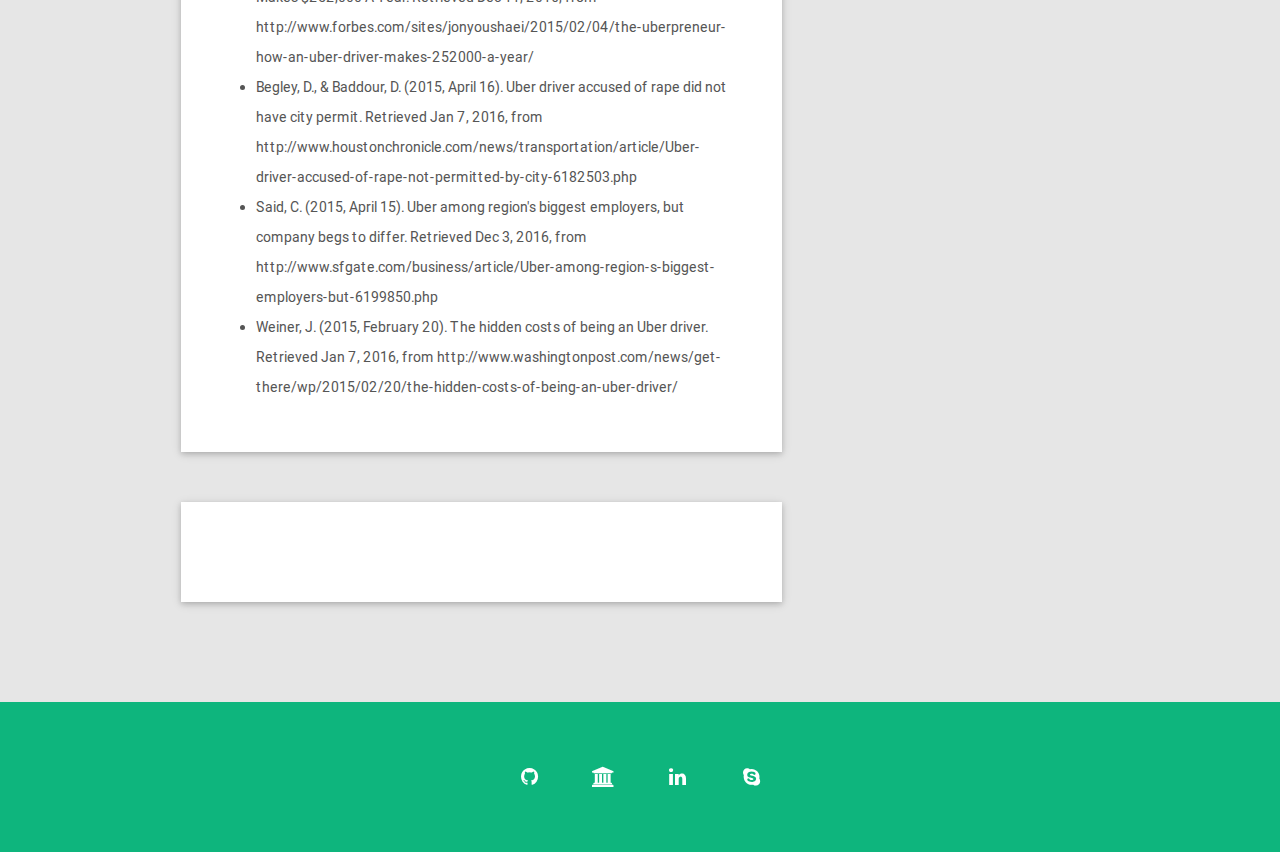
<file: uber-blog.html>
<!DOCTYPE html>
<html lang="en">
	<head>
		<meta name="description" content="">
		<meta name="keywords" content="">
		<meta charset="UTF-8">
		<meta name="author" content="Md. Junaid Khan Pathan">
		<meta name="viewport" content="width=device-width, initial-scale=1">
		<title>Blog Post</title>
		<link rel="shortcut icon" href="img/favicon.png"/>
		<link rel="apple-touch-icon" href="img/apple-touch-icon.png"/>
		<link rel="apple-touch-icon" sizes="72x72" href="img/apple-touch-icon-72x72.png"/>
		<link rel="apple-touch-icon" sizes="114x114" href="img/apple-touch-icon-114x114.png"/>
		<link rel="apple-touch-icon" sizes="144x144" href="img/apple-touch-icon-144x144.png"/>
		<link type="text/css" rel="stylesheet" href="https://fonts.googleapis.com/css?family=Roboto:400,100,100italic,300italic,300,900italic,900,700italic,700,500italic,500,400italic">
		<link type="text/css" rel="stylesheet" media="all" href="font/font-awesome/css/font-awesome.min.css"/>
		<link type="text/css" rel="stylesheet" media="all" href="css/animate.css">
		<link type="text/css" rel="stylesheet" media="all" href="css/materialize.min.css">
		<link type="text/css" rel="stylesheet" media="all" href="css/magnific-popup.css">
		<link type="text/css" rel="stylesheet" media="all" href="css/owl.carousel.css">
		<link type="text/css" rel="stylesheet" media="all" href="css/owl.theme.css">
		<link type="text/css" rel="stylesheet" media="all" href="css/owl.transitions.css">
		<link type="text/css" rel="stylesheet" media="all" href="css/style.css">
		<link class="color-scheme" type="text/css" rel="stylesheet" media="all" href="css/color-1.css">
		<link type="text/css" rel="stylesheet" media="all" href="css/responsive.css">
		<script type="text/javascript" src="js/modernizr.js"></script>
	</head>
	<body>
		<div class="preloader">
			<div class="preloader-inner">
				<div class="preloader-wrapper active">
					<div class="spinner-layer">
						<div class="circle-clipper left">
							<div class="circle"></div>
						</div>
						<div class="gap-patch">
							<div class="circle"></div>
						</div>
						<div class="circle-clipper right">
							<div class="circle"></div>
						</div>
					</div>
				</div>
			</div>
		</div>
		<header class="header header-hidden z-depth-1 shadow-change">
			<!-- <div class="site-logo"><a href="#0">TILE</a></div> -->
			<div class="menu-bar btn-floating waves-effect waves-light"><span class="fa fa-bars"></span></div>
			<!-- <div class="search-open btn-floating waves-effect waves-light"><span class="fa fa-search"></span></div>
			<div class="search-area search-area-hidden clearfix">
				<div class="search-input">
					<form>
						<fieldset>
							<input type="search" placeholder="Type Here & Hit Enter...">
						</fieldset>
					</form>
				</div>
			</div> -->
			<nav class="main-nav">
				<ul>
					<li><a href="index.html" class="waves-effect">Home</a></li>
					<li><a href="index.html#skill-section" class="skill-section-nav waves-effect">About Me</a></li>
					<li><a href="index.html#experience-section" class="experience-section-nav waves-effect">Education / Experience</a></li>
					<li><a href="index.html#portfolio-section" class="portfolio-section-nav waves-effect">Portfolio</a></li>
					<li><a href="index.html#blog-section" class="blog-section-nav waves-effect">Blog</a></li>
					<li><a href="index.html#contact-section" class="contact-section-nav waves-effect">Contact</a></li>
				</ul>
			</nav>
		</header>
		<!-- header starts -->
		<div class="site-header z-depth-1 top-section">
			<div class="container">
				<div class="row">
					<div class="col l6 m6 s12 pd-0" onclick="window.open('index.html')">
						<div class="site-header-title">
							Mo Ghasemzadeh
							<span>Entrepreneur & Product Manager</span>
						</div>
					</div>
					<div class="col l6 m6 s12 pd-0">
						<div class="site-header-contact">
							<a class="btn btn-floating waves-effect waves-light" href="https://cal.berkeley.edu/zadeh" target="_blank"><span class="fa fa-university"></span></a>
							<a class="btn btn-floating waves-effect waves-light" href="https://www.linkedin.com/in/ghasemzadeh/" target="_blank"><span class="fa fa-linkedin"></span></a>
							<a class="btn btn-floating waves-effect waves-light" href="https://www.github.com/mozadeh" target="_blank"><span class="fa fa-github"></span></a>
							<a class="btn btn-floating waves-effect waves-light" href="skype:mohammad.ghasemzadeh6?call"><span class="fa fa-skype"></span></a>
						</div>
					</div>
				</div>
			</div>
		</div>
		<!-- header ends -->
		<div class="single-blog-section">
			<div class="container">
				<div class="row">
					<div class="col l8 m8 s12 single-blog-wrapper pdl-0">
						<div class="col s12 w-block z-depth-1 shadow-change pd-50">
							<div class="single-blog-title">
								Analyzing Uber’s Product Market Fit through its Affordances
							</div>
							<div class="single-blog-data blog-data">
								<a href="#0" class="waves-effect"><span class="fa fa-user"></span>Mo Ghasemzadeh</a>
								<a href="#0" class="waves-effect"><span class="fa fa-calendar"></span>Feb 7 2016</a>
								<!-- <a href="#0" class="waves-effect"><span class="fa fa-heart"></span>32</a> -->
							</div>
							<div class="single-blog-content">
								
								<p>
									Uber has recently raised money through another billion dollar round at an implied valuation north of $60 billion. To put this into perspective, the aggregate valuation of the 800+ companies that Y Combinator, considered by many as one of the most successful business incubators, has funded is close to 80 billion dollars and this includes valuation of very successful companies such as Dropbox, Airbnb and Reddit combined. Some have argued that this is because of another tech bubble, which will burst just like it in 2001. Others believe Uber’s success is because they are “ripping-off” others by not paying taxes due to lack of a regulatory regime.  Uber has mentioned that its drivers are making great money but some suggest that the math just doesn’t add up.
								</p>
								<br/>
								<p>
									Uber has faced criticism along many other dimension for instance some say that it is unfairly competing with taxi drivers by entering their market without following regulations or fare schedules; or, that it aspires to become a monopoly; or, that its cars or drivers are unsafe or underinsured; or, that it may invade customers’ privacy; or, that it enables discrimination by drivers and passengers; and, that it is undermining working standards for taxi drivers and compensating its own drivers poorly. 

								</p>
								<br/>
								<p>
									I would like to investigate the value of Uber’s service to customers with respect to the affordances it provides and compare those against the affordances provided by traditional taxi companies. Donald Norman appropriated the term affordances in the context of human–machine interaction to refer to just those action possibilities that are readily perceivable by an actor. <a aria-describedby="footnote-label" href="#footnote1">In his book The Psychology of Everyday Things, Norman defines affordances as “the perceived and actual properties of the thing, primarily those fundamental properties that determine just how the thing could possibly be used”</a> . 
								</p>
								<br/>
								<p>
									I believe that if the value of affordances provided by Uber’s service to passengers and drivers are significantly greater than those provided by traditional taxi companies, regulations would need to be updated to accommodate this new service. I will not discuss in detail how these regulation could accommodate such a service, perhaps innovative ways of taxing Uber driver can be developed, rather I want to focus on why these services have become so successful (thus far) and whether their success is sustainable. For instance one of the main advantages of Uber’s service is its cheap price, but over time with new regulatory requirements, this advantage may fade thus other affordance that Uber offers should be assessed and their sustainability evaluated. Uber's key affordances are evaluation below
								</p>
								<br/>
								<br/>
								<h3>
									Affordances
								</h3>
								<br/>
								<p>
									<b>1. Providing information on drivers (based on feedback from previous users) to passengers and vice-versa: </b><br/> When using Uber as a passenger or driver, good behavior is rewarded and bad behavior is punished. In traditional taxi companies only if an issue is highly offensive does it get escalated and reported, and typically there aren’t any mechanisms for tracking performance of drivers or passengers (example: behavior, hygiene) for every ride.
								</p>
								<br/>
								<p>
									When using taxis, one typically phones a taxi service (or calls one on the street). If the taxi company has a car available they send one to the person’s location. The requestor then has to wait until the taxi arrives, which in many cases is much longer than taxi companies tell them. <a aria-describedby="footnote-label" href="#footnote2">For instance one study found that only 49 percent of dispatch attempts in San Francisco during the period studied resulted in a cab actually arriving</a>. Finally once the taxicab comes, there are concerns from both the driver and the passenger. Uber overcomes these issues by offering ratings for both drivers and passengers. When a request for a ride is submitted, the requestor can immediately see the ratings given to the driver by previous passengers. The driver can also see the ratings for the requestor given by previous drivers. Once the ride is complete, both the driver and passenger get a chance to rate each other. <a aria-describedby="footnote-label" href="#footnote3">This rating system has become so important that an Uber driver’s career depends on his/her ratings</a>.
								</p>
								<br/>
								<p>
									However, this may not always be a good thing. As reports show, the barrier for being suspended as a driver is remarkably low. Drivers have mentioned that anything below a 4.6 average rating is cause for suspension, so each one-star review can be devastating. And they can come any time: a passenger could be having a bad day, or if you’re a woman, a drunk passenger could give you a low rating after you rebuff his entitled attempts to hit on you.
								</p>
								<br/>
								<blockquote>
									"No matter how good you are, someone might be have a bad day and take it out against you. So within the first couple months of driving, Uber will make you take that class, otherwise they’ll deactivate your account." - Uber Taxi Driver
								</blockquote>
								<p>
									This can also be problematic for passengers who use taxis frequently when they are coming home drunk on weekends. Such passengers will likely prefer their reputation as a passenger not be saved and shared, as they are often intoxicated during their rides.
								</p>
								<br/>
								<p>
									Despite the negative scenarios and issues regarding ratings, I believe the net effect is indeed positive. Personally, as an Uber user, I am happy to review other drivers and feel a sense of comfort when a driver with 4.5 stars comes to pick me up. I also try to leave a good impression as I care about my ratings and I believe drivers do the same.
								</p>
								<br/>
								<br/>
								<p>
									<b>2. Flexibility for drivers with regards to their employment: </b><br/> Uber drivers don’t have a boss to report to or an office that they have to be stationed at. <a aria-describedby="footnote-label" href="#footnote4">In addition to being their own boss, some drivers have taken a step further and started selling other merchandise to passengers in their car, which makes them entrepreneurs </a> while also being Uber drivers. Thus the affordance of employment flexibility is appealing to many drivers, making many consider becoming an Uber driver or at least trying it out briefly without the hassle of going through a company recruiting process.
								</p>
								<br/>
								<p>
									Although lack of a traditional employment recruitment process increases flexibility for drivers it may not always be beneficial for customers as anyone who passes the background check and requirement posted by Uber can become a driver.<a aria-describedby="footnote-label" href="#footnote5"> For instance there have been reports of Uber drivers committing rape, kidnapping and assault </a> and in response to this Uber has mentioned that they will be toughening their background checks to help prevent such cases. Although the headline “Uber driver commits rape” might grab attention and lead people to believe that an Uber ride is not safe, cases of rape, kidnapping and assault also happen during normal cab rides as well and to conduct an adequate analysis and provide a fair report one would have to compare average number of cases reported and number of drivers per company, city or country for both Uber and traditional taxis. 
								</p>
								<br/>
								<p>
									Uber considers its drivers to be contractors not employees. Drawbacks of this approach for drivers is that they don’t receive benefits such as health insurance, overtime, paid vacation, workers’ comp or disability. Also another problem with being a contractor is that creating unions is much more difficult (or impossible). If Uber succeeds in becoming a monopoly and many taxi companies go out of business, workers wouldn’t have negotiating power over their wages as they wouldn’t have a single voice (with no union) and there wouldn’t be many taxi jobs they can take if they are not happy with their commission.
								</p>
								<br/>
								<p>
									Uber has been slashing rates in many markets to undercut the competition. This has been problematic for many drivers as they have become accustomed to earning a specific monthly salary from Uber and with lower fare rates they will have to work extra to keep making the same wage. To counter this, Uber is guaranteeing hourly earnings for drivers of anywhere from $10 to $26 depending on if they are “peak” hours or not. But there’s another layer to the guarantees not mentioned in the company blog post: drivers only qualify if they obey Uber’s rules, which make it almost impossible to work for another car-service company at the same time.
								</p>
								<br/>
								<p>
									To qualify for the hourly guarantees, drivers have to accept 90% of ride requests, do one trip per hour and be online 50 out of 60 minutes. That makes it difficult if not impossible to work for more than one platform at once, something many drivers do to stay busy.
								</p>
								<br/>
								<p>
									Because Uber’s drivers are independent contractors, Uber has never been able to require that its drivers work only for Uber. But these hourly guarantee requirements are a workaround. If you guarantee driver pay in a way that doesn’t allow time to work for another company, smart drivers will take the offer. All of this creates lock in for drivers making the service not so flexible as one may perceive initially. 
								</p>
								<br/>
								<p>
									Despite all concerns on how Uber treats its drivers, <a aria-describedby="footnote-label" href="#footnote6">more than 20,000 people drive for Uber in the bay area alone and this number has doubled from last year. Uber has enough employees in the bay area to be considered one of the biggest companies (in terms of employees) in the bay area </a>. I’ve been on a number of Uber rides and have had discussions with almost all Uber drivers regarding their experience; Although some mentioned a few of the problems that I’ve discussed above (example: higher commissions), almost all of them were very happy with their experience as an Uber driver. They indicated that flexibility of employment was key factor for them and this allowed some to even go back to school at night to get a university degree while providing rides during the day. Although my sample size is small and biased towards drivers who have not quit being Uber drivers the fact that Uber drivers doubled from last year (10,000 more drivers) is a clear indication that it’s terms of employment are attractive for a large number of people.
								</p>
								<br/>
								<br/>
								<p>
									<b>3. Ease of payment for driver and passenger: </b><br/> Uber is cheaper than traditional taxi companies and this is a huge advantage but this may not be sustainable or might not be as big of an advantage once new regulatory regimes that affect the sharing economy have been implemented. As I previously discussed I will not explore the affordance of cheaper prices for Uber rides rather I will assess ease of payment for drivers and passengers. 
								</p>
								<br/>
								<p>
									When using traditional taxicabs, the driver will ask the passenger for their credit card (or cash) at the end of ride. Sometimes the credit card works and sometimes it doesn’t which will require the passenger to provide another card. The driver will then print and provide a receipt to the passenger. This whole process can take between 30 seconds to 2 minutes for the passenger and some even skip the payment and take off without paying their bill. Additionally when the fare needs to split among passengers, one person typically pays and others have to remember (or be reminded) to pay back the person who paid, later. 
								</p>
								<br/>
								<p>
									Uber does this seamlessly, your Uber account is tied to your credit card, once the ride is complete the transaction is automatically completed. You can split the fare as easy a few extra taps on you phone and the transactions history will remain on the app without the need for physical receipt.

								</p>
								<br/>
								<p>
									However not everything is made easier for drivers regarding fees. Drivers don’t work for Uber. Drivers are considered self-employed independent contractors. Instead of receiving a W2, drivers receive a 1099-MISC form that reports the gross income they made providing services to Uber. Uber won’t have withheld any taxes from drivers’ paychecks, and they will be responsible for paying the full federal and state income taxes. To estimate their taxes due, drivers have to first estimate their income.

								</p>
								<br/>
								<p>
									Drivers have to figure out their net business income by subtracting their business expenses from their business income. <a aria-describedby="footnote-label" href="#footnote7">As an independent contractor, they are responsible for all of the expenses that arise when using their car: gas, insurance, fees, repairs, depreciation, etc. </a> and they will have to report these when filing their taxes. There are many steps involved with this process and based on the conversations that I’ve personally had with Uber drivers the tax process can be a real headache. 
								</p>
								<br/>
								<p>
									Although this process is complicated, filing taxes is done once a year whereas payments for rides happen multiple times a day for drivers and multiple times a week or month for passengers. Thus the advantages of a seamless payment system you use frequently outweigh the drawback of a complicated tax system you have to use once annually. In addition to this, as the number of drivers grows there will more supporting services for Uber drivers that assist them through the tax filing process making this disadvantage less significant over time.

								</p>
								<br/>
								<br/>
								<h3>Conclusion</h3>
								<br/>
								<p>
									Travis Kalanick, the CEO and co-founder of Uber, didn’t start his career as an entrepreneur with Uber. Travis was also one of the founders of Scour Inc., a peer-to-peer file exchange created in 1997 that helped make peer-to-peer file exchange popular on the Internet. <span class="impo">It is perhaps not a coincidence that the man behind the revolutionary (and controversial) car sharing company is the same person who helped change the file sharing industry.</span> Although Scour Inc. was sued and had to file for bankruptcy, peer-to-peer file sharing hasn’t gone away despite new regulations, rather new forms of file sharing like Napster, Kazaa and now Torrent have been introduced.

								</p>
								<br/>
								<p>
									If policy makes do truly care about the economic and social value of services such as Uber they will not create regulations that ban such services but rather regulations that accommodate them. Thus if regulations do not ban Uber, the affordances Uber offers will allow it to keep growing and we will be witnessing another process of creative destruction. And with the process of creative destruction society cannot reap the rewards without accepting that some individuals might be worse off, not just in the short term, but perhaps forever.

								</p>
								<br/>
								<br/>
								<p>
									<footer>
									  <h3 id="footnote-label">References</h3>
									  <br/>
									  <ol>
									    <li id="footnote1">Norman, D. (1988). The psychology of everyday things (p. 9). New York: Basic Books.</li>
									    <li id="footnote2">
									     Q2 Research Group. (2006, January 05), Taxi Availability Study, Retrieved from Jan 16, 2015 http://archives.sfmta.com/cms/rtaxi/documents/2005TaxiAvailabilityStudy.pdf</li>
									     <li id="footnote3">Cook, J. (2015, February 11). Uber's internal charts show how its driver-rating system actually works. Retrieved Jan 15, 2015 from http://www.businessinsider.com/leaked-charts-show-how-ubers-driver-rating-system-works-2015-2#ixzz3Wy6xfXor</li>
									     <li id="footnote4">Youshaei, J. (2015, February 4). The Uberpreneur: How An Uber Driver Makes $252,000 A Year. Retrieved Dec 11, 2016, from http://www.forbes.com/sites/jonyoushaei/2015/02/04/the-uberpreneur-how-an-uber-driver-makes-252000-a-year/</li>
									     <li id="footnote5">Begley, D., & Baddour, D. (2015, April 16). Uber driver accused of rape did not have city permit. Retrieved Jan 7, 2016, from http://www.houstonchronicle.com/news/transportation/article/Uber-driver-accused-of-rape-not-permitted-by-city-6182503.php</li>
									     <li id="footnote6">Said, C. (2015, April 15). Uber among region's biggest employers, but company begs to differ. Retrieved Dec 3, 2016, from http://www.sfgate.com/business/article/Uber-among-region-s-biggest-employers-but-6199850.php</li>
									     <li id="footnote7">Weiner, J. (2015, February 20). The hidden costs of being an Uber driver. Retrieved Jan 7, 2016, from http://www.washingtonpost.com/news/get-there/wp/2015/02/20/the-hidden-costs-of-being-an-uber-driver/</li>
									     
									  </ol>
									</footer>
								</p>

							</div>
						</div>
						<div class="col s12 single-blog-comment w-block z-depth-1 shadow-change pd-50 mgt-50">
							<div id="disqus_thread"></div>
							<script>
								/**
								*  RECOMMENDED CONFIGURATION VARIABLES: EDIT AND UNCOMMENT THE SECTION BELOW TO INSERT DYNAMIC VALUES FROM YOUR PLATFORM OR CMS.
								*  LEARN WHY DEFINING THESE VARIABLES IS IMPORTANT: https://disqus.com/admin/universalcode/#configuration-variables*/
								/*
								var disqus_config = function () {
								this.page.url = PAGE_URL;  // Replace PAGE_URL with your page's canonical URL variable
								this.page.identifier = PAGE_IDENTIFIER; // Replace PAGE_IDENTIFIER with your page's unique identifier variable
								};
								*/
								(function() { // DON'T EDIT BELOW THIS LINE
								var d = document, s = d.createElement('script');
								s.src = '//mozadeh-1.disqus.com/embed.js';
								s.setAttribute('data-timestamp', +new Date());
								(d.head || d.body).appendChild(s);
								})();
							</script>
							<noscript>Please enable JavaScript to view the <a href="https://disqus.com/?ref_noscript">comments powered by Disqus.</a></noscript>
							                                
						</div>
					</div>
					<div class="col l4 m4 s12 sidebar-wrapper pdr-0">
						<div class="fixme col s12 single-sidebar w-block z-depth-1 shadow-change pd-30">
							<div class="sidebar-title">
								Author
							</div>
							<div class="author-content">
								<img src="img/me.jpg" alt="Author Image"/>
								<div class="author-data">
									Mo Ghasemzadeh
									<span>Entrepreneur & <br/>Product Manager</span>
								</div>
								<p>
									I am an Entrepreneur, Product Manager and UC Berkeley Graduate. My passion for technology and interest in design & user experience have inspired me to build digital products that users love. I've launched numerous products from idea, to execution and acquiring tens of thousands of users. I've also won a couple of awards along the way. You can check out some of my products in the <a href="index.html#portfolio-section" style="color:#0eb57d"><b>Portfolio Section</b></a>. 
								</p>
							</div>
						</div>
						<!-- <div class="col s12 single-sidebar w-block z-depth-1 shadow-change pdt-30 pdr-30 pdb-40 pdl-30">
							<div class="sidebar-title">
								Related Post
							</div>
							<div class="related-post-content">
								<div class="related-post-single">
									<div class="related-post-img">
										<img src="img/blog/thumb/bt.jpg" alt="Blog Thumbnail"/>
									</div>
									<div class="related-post-title">
										<a href="#0">Related Post Title In Sidebar</a>
									</div>
									<div class="related-post-author">
										<a href="#0"><span class="fa fa-user"></span>John Doe</a>
									</div>
								</div>
								<div class="related-post-single">
									<div class="related-post-img">
										<img src="img/blog/thumb/bt.jpg" alt="Blog Thumbnail"/>
									</div>
									<div class="related-post-title">
										<a href="#0">Related Post Title In Sidebar</a>
									</div>
									<div class="related-post-author">
										<a href="#0"><span class="fa fa-user"></span>John Doe</a>
									</div>
								</div>
								<div class="related-post-single">
									<div class="related-post-img">
										<img src="img/blog/thumb/bt.jpg" alt="Blog Thumbnail"/>
									</div>
									<div class="related-post-title">
										<a href="#0">Related Post Title In Sidebar</a>
									</div>
									<div class="related-post-author">
										<a href="#0"><span class="fa fa-user"></span>John Doe</a>
									</div>
								</div>
							</div>
						</div> -->
						<!-- <div class="col s12 single-sidebar w-block z-depth-1 shadow-change pd-30">
							<div class="sidebar-title">
								Category
							</div>
							<div class="category-content">
								<a href="#0">Data Structure</a>
								<a href="#0">Algorithm</a>
								<a href="#0">Discrete Math</a>
								<a href="#0">Data Analysis</a>
								<a href="#0">Machine Learning</a>
								<a href="#0">Artificial Intelligece</a>
							</div>
						</div>
						<div class="col s12 single-sidebar w-block z-depth-1 shadow-change pd-30">
							<div class="sidebar-title">
								Archive
							</div>
							<div class="archive-content">
								<a href="#0">May - 2016</a>
								<a href="#0">April - 2016</a>
								<a href="#0">March - 2016</a>
								<a href="#0">February - 2016</a>
								<a href="#0">January - 2016</a>
								<a href="#0">December - 2015</a>
								<a href="#0">November - 2015</a>
								<a href="#0">October - 2015</a>
							</div>
						</div> -->
					</div>
				</div>
			</div>
		</div>
		<footer class="footer">
			<div class="container">
				<div class="row">
					<div class="col s12">
						<a class="btn btn-floating waves-effect waves-light back-to-top animatescroll-link" onclick="$('html').animatescroll();" href="#0">
							<span class="fa fa-angle-up"></span>
						</a>
						<div class="social-links">
							<a class="waves-effect waves-light" href="https://www.github.com/mozadeh" target="_blank"><span class="fa fa-github"></span></a>
							<a class="waves-effect waves-light" href="https://cal.berkeley.edu/zadeh" target="_blank"><span class="fa fa-university"></span></a>
							<a class="waves-effect waves-light" href="https://www.linkedin.com/in/ghasemzadeh/" target="_blank"><span class="fa fa-linkedin"></span></a>
							<a class="waves-effect waves-light" href="skype:mohammad.ghasemzadeh6?call"><span class="fa fa-skype"></span></a>
						</div>
					</div>
				</div>
			</div>
		</footer>
		<div class="color-scheme-select">
			<div class="color-scheme-title">
				20 Awesome Colors
			</div>
			<div id="color-1" class="color-scheme-content" style="background:#0EB57D"></div>
			<div id="color-2" class="color-scheme-content" style="background:#2196F3"></div>
			<div id="color-3" class="color-scheme-content" style="background:#FF1902"></div>
			<div id="color-4" class="color-scheme-content" style="background:#FF9800"></div>
			<div id="color-5" class="color-scheme-content" style="background:#E91E63"></div>
			<div id="color-6" class="color-scheme-content" style="background:#009688"></div>
			<div id="color-7" class="color-scheme-content" style="background:#FF5722"></div>
			<div id="color-8" class="color-scheme-content" style="background:#9EC139"></div>
			<div id="color-9" class="color-scheme-content" style="background:#9C27B0"></div>
			<div id="color-10" class="color-scheme-content" style="background:#4CAF50"></div>
			<div id="color-11" class="color-scheme-content" style="background:#795548"></div>
			<div id="color-12" class="color-scheme-content" style="background:#FF007F"></div>
			<div id="color-13" class="color-scheme-content" style="background:#673AB7"></div>
			<div id="color-14" class="color-scheme-content" style="background:#8BC34A"></div>
			<div id="color-15" class="color-scheme-content" style="background:#3E2723"></div>
			<div id="color-16" class="color-scheme-content" style="background:#FF7711"></div>
			<div id="color-17" class="color-scheme-content" style="background:#BF9C4F"></div>
			<div id="color-18" class="color-scheme-content" style="background:#33691E"></div>
			<div id="color-19" class="color-scheme-content" style="background:#607D8B"></div>
			<div id="color-20" class="color-scheme-content" style="background:#FF7077"></div>
			<!-- <div class="color-scheme-select-btn">
				<span class="fa fa-cog"></span>
			</div> -->
		</div>
		<script type="text/javascript" src="js/jquery-2.1.1.min.js"></script>
		<script type="text/javascript">
			$(window).scroll(function() {
				if ( $(window).scrollTop() > amountScrolled ) {
					$('a.back-to-top').fadeIn('slow');
				} else {
					$('a.back-to-top').fadeOut('slow');
				}
			});

			var fixmeTop = $('.fixme').offset().top;
			$(window).scroll(function() {
			    var currentScroll = $(window).scrollTop();
			    if (currentScroll >= fixmeTop) {
			        $('.fixme').css({
			            position: 'fixed',
			            top: '0',
			    		width: '23%'
			        });
			    } else {
			        $('.fixme').css({
			            position: '',
			            width: '',
			            top: ''
			        });
			    }
			});

			$('a.back-to-top').click(function() {
				$('html, body').animate({
					scrollTop: 0
				}, 700);
				return false;
			});

			$('body').prepend('<a href="#" class="back-to-top">Back to Top</a>');
			var amountScrolled = 300;

			
		</script>
		<script type="text/javascript" src="js/animatescroll.js"></script>
		<script type="text/javascript" src="js/materialize.min.js"></script>
		<script type="text/javascript" src="js/device.min.js"></script>
		<script type="text/javascript" src="js/imagesloaded.pkgd.min.js"></script>
		<script type="text/javascript" src="js/isotope.js"></script>
		<script type="text/javascript" src="js/magnific-popup.js"></script>
		<script type="text/javascript" src="js/masonry.pkgd.min.js"></script>
		<script type="text/javascript" src="js/owl.carousel.js"></script>
		<!--<script type="text/javascript" src="js/smoothscroll.js"></script>-->
		<script type="text/javascript" src="js/validator.min.js"></script>
		<script type="text/javascript" src="js/waypoints.min.js"></script>
		<script type="text/javascript" src="js/wow.js"></script>
		<script src="http://maps.google.com/maps/api/js?sensor=true"></script>
		<script type="text/javascript" src="js/custom.js"></script>
		<script>
			(function(i,s,o,g,r,a,m){i['GoogleAnalyticsObject']=r;i[r]=i[r]||function(){
			(i[r].q=i[r].q||[]).push(arguments)},i[r].l=1*new Date();a=s.createElement(o),
			m=s.getElementsByTagName(o)[0];a.async=1;a.src=g;m.parentNode.insertBefore(a,m)
			})(window,document,'script','https://www.google-analytics.com/analytics.js','ga');

			ga('create', 'UA-92414706-1', 'auto');
			ga('send', 'pageview');

		</script>
	</body>
</html>
</file>
<file: css/style.css>
/* =======================================================
	Template Name : Tile
	Version       :  1.0
	Author        :  Md. Junaid Khan Pathan
	Author URI    :  http://themeforest.net/user/JunaidHira

====================================================

	Table of Content:
	==================

	1. General Styling & Typography
	2. Preloader
	3. Header
	4. Overview Section
	5. Skill Section
	6. Timeline Section
	7. Portfolio Section
	8. Blog Section
	9. Testimonial Section
	10. Pricing Section
	11. Contact Section
	12. Google Map
	13. Back To Top
	14. Footer
	15. Single Blog Page
	16. Single Portfolio Page
	17. Color Scheme Selector

======================================================== */
.fixme{
	-webkit-transition: none !important;
	-moz-transition: none !important;
	-o-transition: none !important;
	transition: none !important;
}

@media screen and (max-width: 700px) {
    .fixme {
        display: none !important;
    }
}

a.back-to-top {
	display: none;
	width: 60px;
	height: 60px;
	text-indent: -9999px;
	position: fixed;
	z-index: 999;
	right: 20px;
	bottom: 20px;
	background: #0eb57d url("../img/up-arrow.png") no-repeat center 43%;
	-webkit-border-radius: 30px;
	-moz-border-radius: 30px;
	border-radius: 30px;
}


/* =============================================
	1. General Styling & Typography
 ============================================= */

::-webkit-input-placeholder{
	color: #888888 !important;
	-webkit-transition: color 0.3s;
	-moz-transition: color 0.3s;
	-ms-transition: color 0.3s;
	-o-transition: color 0.3s;
	transition: color 0.3s;
}

:-moz-placeholder{
	color: #888888 !important;
	-webkit-transition: color 0.3s;
	-moz-transition: color 0.3s;
	-ms-transition: color 0.3s;
	-o-transition: color 0.3s;
	transition: color 0.3s;
}

::-moz-placeholder{
	color: #888888 !important;
	-webkit-transition: color 0.3s;
	-moz-transition: color 0.3s;
	-ms-transition: color 0.3s;
	-o-transition: color 0.3s;
	transition: color 0.3s;
}

:-ms-input-placeholder{
	color: #888888 !important;
	-webkit-transition: color 0.3s;
	-moz-transition: color 0.3s;
	-ms-transition: color 0.3s;
	-o-transition: color 0.3s;
	transition: color 0.3s;
}

:disabled{
	cursor: not-allowed !important;
	opacity: 0.7;
}

input:hover::-webkit-input-placeholder {color: #666666 !important;}
input:hover:-moz-placeholder{color: #666666 !important;}
input:hover::-moz-placeholder {color: #666666 !important;}
input:hover:-ms-input-placeholder{color: #666666 !important;}
textarea:hover::-webkit-input-placeholder {color: #666666 !important;}
textarea:hover:-moz-placeholder{color: #666666 !important;}
textarea:hover::-moz-placeholder {color: #666666 !important;}
textarea:hover:-ms-input-placeholder{color: #666666 !important;}

.fs-italic{font-style: italic; !important;}
.fs-normal{font-style: normal; !important;}
.ps-relative{position: relative !important;}
.ps-absolute{position: absolute !important;}
.ps-fixed{position: fixed !important;}
.al-left{text-align: left !important;}
.al-right{text-align: right !important;}
.al-center{text-align: center !important;}
.fl-left{float: left !important;}
.fl-right{float: right !important;}
.tt-uppercase{text-transform: uppercase !important;}
.ds-none{display: none !important;}
.ds-block{display: block !important;}
.ds-inline-block{display: inline-block !important;}
.vs-hidden{visibility: hidden !important;}
.vs-visible{visibility: visible !important;}

.attention{
	text-align: center;
    margin-bottom: 43px;
    font-size: 28px;
    color: #66666;
    font-weight: bold;
    margin-top: -15px;
}

.clearfix::after{
	clear: both;
	display: inline-block;
	content: '.';
	height: 0;
	visibility: hidden;
}

.pd-0{padding: 0 !important;}
.pd-5{padding: 5px !important;}
.pd-10{padding: 10px !important;}
.pd-15{padding: 15px !important;}
.pd-20{padding: 20px !important;}
.pd-30{padding: 30px !important;}
.pd-40{padding: 40px !important;}
.pd-50{padding: 50px !important;}
.pd-60{padding: 60px !important;}
.pd-70{padding: 70px !important;}
.pd-80{padding: 80px !important;}
.pd-90{padding: 90px !important;}
.pd-100{padding: 100px !important;}
.pdt-0{padding-top: 0 !important;}
.pdt-5{padding-top: 5px !important;}
.pdt-10{padding-top: 10px !important;}
.pdt-15{padding-top: 15px !important;}
.pdt-20{padding-top: 20px !important;}
.pdt-30{padding-top: 30px !important;}
.pdt-40{padding-top: 40px !important;}
.pdt-50{padding-top: 50px !important;}
.pdt-100{padding-top: 100px !important;}
.pdr-0{padding-right: 0 !important;}
.pdr-5{padding-right: 5px !important;}
.pdr-10{padding-right: 10px !important;}
.pdr-15{padding-right: 15px !important;}
.pdr-20{padding-right: 20px !important;}
.pdr-30{padding-right: 30px !important;}
.pdr-40{padding-right: 40px !important;}
.pdr-50{padding-right: 50px !important;}
.pdr-60{padding-right: 60px !important;}
.pdr-70{padding-right: 70px !important;}
.pdr-80{padding-right: 80px !important;}
.pdr-90{padding-right: 90px !important;}
.pdr-100{padding-right: 100px !important;}
.pdb-0{padding-bottom: 0 !important;}
.pdb-5{padding-bottom: 5px !important;}
.pdb-10{padding-bottom: 10px !important;}
.pdb-15{padding-bottom: 15px !important;}
.pdb-20{padding-bottom: 20px !important;}
.pdb-30{padding-bottom: 30px !important;}
.pdb-40{padding-bottom: 40px !important;}
.pdb-50{padding-bottom: 50px !important;}
.pdb-60{padding-bottom: 60px !important;}
.pdb-70{padding-bottom: 70px !important;}
.pdb-80{padding-bottom: 80px !important;}
.pdb-90{padding-bottom: 90px !important;}
.pdb-100{padding-bottom: 100px !important;}
.pdl-0{padding-left: 0 !important;}
.pdl-5{padding-left: 5px !important;}
.pdl-10{padding-left: 10px !important;}
.pdl-15{padding-left: 15px !important;}
.pdl-20{padding-left: 20px !important;}
.pdl-30{padding-left: 30px !important;}
.pdl-40{padding-left: 40px !important;}
.pdl-50{padding-left: 50px !important;}
.pdl-60{padding-left: 60px !important;}
.pdl-70{padding-left: 70px !important;}
.pdl-80{padding-left: 80px !important;}
.pdl-90{padding-left: 90px !important;}
.pdl-100{padding-left: 100px !important;}

.mg-0{margin: 0 !important;}
.mg-5{margin: 5px !important;}
.mg-10{margin: 10px !important;}
.mg-15{margin: 15px !important;}
.mg-20{margin: 20px !important;}
.mg-30{margin: 30px !important;}
.mg-40{margin: 40px !important;}
.mg-50{margin: 50px !important;}
.mg-60{margin: 60px !important;}
.mg-70{margin: 70px !important;}
.mg-80{margin: 80px !important;}
.mg-90{margin: 90px !important;}
.mg-100{margin: 100px !important;}
.mg-120{margin: 120px !important;}
.mg-130{margin: 130px !important;}
.mg-150{margin: 150px !important;}
.mg-200{margin: 200px !important;}
.mgt-0{margin-top: 0 !important;}
.mgt-5{margin-top: 5px !important;}
.mgt-10{margin-top: 10px !important;}
.mgt-15{margin-top: 15px !important;}
.mgt-20{margin-top: 20px !important;}
.mgt-30{margin-top: 30px !important;}
.mgt-40{margin-top: 40px !important;}
.mgt-50{margin-top: 50px !important;}
.mgt-60{margin-top: 60px !important;}
.mgt-70{margin-top: 70px !important;}
.mgt-80{margin-top: 80px !important;}
.mgt-90{margin-top: 90px !important;}
.mgt-100{margin-top: 100px !important;}
.mgt-120{margin-top: 120px !important;}
.mgt-130{margin-top: 130px !important;}
.mgt-150{margin-top: 150px !important;}
.mgt-200{margin-top: 200px !important;}
.mgr-0{margin-right: 0 !important;}
.mgr-5{margin-right: 5px !important;}
.mgr-10{margin-right: 10px !important;}
.mgr-15{margin-right: 15px !important;}
.mgr-20{margin-right: 20px !important;}
.mgr-30{margin-right: 30px !important;}
.mgr-40{margin-right: 40px !important;}
.mgr-50{margin-right: 50px !important;}
.mgr-60{margin-right: 60px !important;}
.mgr-70{margin-right: 70px !important;}
.mgr-80{margin-right: 80px !important;}
.mgr-90{margin-right: 90px !important;}
.mgr-100{margin-right: 100px !important;}
.mgr-120{margin-right: 120px !important;}
.mgr-130{margin-right: 130px !important;}
.mgr-150{margin-right: 150px !important;}
.mgr-200{margin-right: 200px !important;}
.mgb-0{margin-bottom: 0 !important;}
.mgb-5{margin-bottom: 5px !important;}
.mgb-10{margin-bottom: 10px !important;}
.mgb-15{margin-bottom: 15px !important;}
.mgb-20{margin-bottom: 20px !important;}
.mgb-30{margin-bottom: 30px !important;}
.mgb-40{margin-bottom: 40px !important;}
.mgb-50{margin-bottom: 50px !important;}
.mgb-60{margin-bottom: 60px !important;}
.mgb-70{margin-bottom: 70px !important;}
.mgb-80{margin-bottom: 80px !important;}
.mgb-90{margin-bottom: 90px !important;}
.mgb-100{margin-bottom: 100px !important;}
.mgb-120{margin-bottom: 120px !important;}
.mgb-130{margin-bottom: 130px !important;}
.mgb-150{margin-bottom: 150px !important;}
.mgb-200{margin-bottom: 200px !important;}
.mgl-0{margin-left: 0 !important;}
.mgl-5{margin-left: 5px !important;}
.mgl-10{margin-left: 10px !important;}
.mgl-15{margin-left: 15px !important;}
.mgl-20{margin-left: 20px !important;}
.mgl-30{margin-left: 30px !important;}
.mgl-40{margin-left: 40px !important;}
.mgl-50{margin-left: 50px !important;}
.mgl-60{margin-left: 60px !important;}
.mgl-70{margin-left: 70px !important;}
.mgl-80{margin-left: 80px !important;}
.mgl-90{margin-left: 90px !important;}
.mgl-100{margin-left: 100px !important;}
.mgl-120{margin-left: 120px !important;}
.mgl-130{margin-left: 130px !important;}
.mgl-150{margin-left: 150px !important;}
.mgl-200{margin-left: 200px !important;}

.br-3{
	-webkit-border-radius: 3px;
	-moz-border-radius: 3px;
	border-radius: 3px;
}

.br-5{
	-webkit-border-radius: 5px;
	-moz-border-radius: 5px;
	border-radius: 5px;
}

.br-10{
	-webkit-border-radius: 10px;
	-moz-border-radius: 10px;
	border-radius: 10px;
}

html, body{
	height: 100%;
	line-height: 1;
	color: #555555;
	background-color: #e6e6e6;
	font-family: 'Roboto', 'Sans Serif' !important;
}

*{
	margin: 0;
	padding: 0;
	border: 0;
	outline: 0;
	font-size: 100%;
	vertical-align: baseline;
	-webkit-box-sizing: border-box;
	-moz-box-sizing: border-box;
	box-sizing: border-box;
}

*::after, *::before{
	-webkit-box-sizing: border-box;
	-moz-box-sizing: border-box;
	box-sizing: border-box;
}

article, aside, details, figcaption, figure,
footer, header, hgroup, menu, nav, section, main{
	display: block;
}

figcaption{
	padding-top: 10px;
}

h1,
h2,
h3,
h4,
h5,
h6,
h7{
	font-family: 'Roboto', 'Sans Serif' !important;
	margin: 0;
}

h1{
    font-size: 42px;
    line-height: 50px;
	font-weight: 700;
    text-transform: uppercase;
}

h2{
    font-size: 36px;
    line-height: 36px;
	font-weight: 600;
	text-transform: uppercase;
}

h3{
    font-size: 28px;
    line-height: 36px;
    border-bottom: 1px solid #8d8888;
}

h4{
    font-size: 22px;
    line-height: 32px;
}

h5{
    font-size: 18px;
    line-height: 28px;
}

h6{
    font-size: 14px;
    line-height: 24px;
}

p{
	font-family: 'Roboto', 'Sans Serif' !important;
	font-size: 15px;
	line-height: 24px;
	color: #888888;
	font-weight: 400;
	margin-bottom: 0;
}

.single-blog-content p{
	color:#666666
}

.single-blog-content b{
	font-size: 19px;
    display: block;
    margin-top: 16px;
    color: #0EB57F;
}

a{
    text-decoration: none !important;
	outline: 0 !important;
	-webkit-transition: all 0.3s;
	-moz-transition: all 0.3s;
	-ms-transition: all 0.3s;
	-o-transition: all 0.3s;
	transition: all 0.3s;
}

img{
	width: 100%;
	vertical-align: bottom;
}

blockquote{
	line-height: 26px;
	margin: 30px 10px;
}

ol, ul{
	padding: 0 0 0 25px;
	margin: 0;
}

ol li, ul li{
	line-height: 30px;
	font-size: 14px;
}

ol ol, ul ul, ol ul, ul ol{
	padding: 0 0 0 30px;
}

ol.ff-roboto-cn li, ul.ff-roboto-cn li{
	line-height: 30px;
	font-size: 16px;
}

.shadow-change{
	-webkit-transition: all 0.3s;
	-moz-transition: all 0.3s;
	-ms-transition: all 0.3s;
	-o-transition: all 0.3s;
	transition: all 0.3s;
}

.section-title{
	font-size: 28px;
	font-weight: 700;
	letter-spacing: 1px;
	text-transform: uppercase;
	text-align: center;
	margin: 80px 0 50px;
}

.w-block{
	background-color: #ffffff;
}


/* =============================================
	2. Preloader
 ============================================= */

.preloader{
	width: 100%;
	height: 100%;
	background: #ffffff;
	position: fixed;
	top: 0;
	left: 0;
	text-align: center;
	line-height: 100%;
	z-index: 11111111;
}

.preloader-inner{
	text-align: center;
	position: absolute;
	top: 50%;
	left: 50%;
	-webkit-transform: translate(-50%, -50%);
	-moz-transform: translate(-50%, -50%);
	-ms-transform: translate(-50%, -50%);
	-o-transform: translate(-50%, -50%);
	transform: translate(-50%, -50%);
}


/* =============================================
	3. Header
 ============================================= */

.header{
	width: 100%;
	height: 60px;
	position: fixed;
	top: 0;
	left: 0;
	z-index: 111;
	background: #ffffff;
	padding: 0 50px;
	-webkit-transition: all 0.5s;
	-moz-transition: all 0.5s;
	-ms-transition: all 0.5s;
	-o-transition: all 0.5s;
	transition: all 0.5s;
}

.header-visibile{
	top: 0;
	opacity: 1;
	visibility: visible;
}

.header-hidden{
	top: -60px;
	opacity: 0;
	visibility: hidden;
}

.site-logo{
	float: left;
}

.site-logo a{
	line-height: 60px;
	font-size: 32px;
	font-weight: 700;
	letter-spacing: 3px;
}

.main-nav{
	float: right;
	display: block;
	z-index: 11111111;
	background-color: #ffffff;
	width: initial;
	height: 60px;
	-webkit-box-shadow: none;
	-moz-box-shadow: none;
	box-shadow: none;
}

.main-nav ul{
	list-style: none;
	padding: 0;
	background: #ffffff;
}

.main-nav ul li{
	float: left;
	position: relative;
	line-height: 60px;
}

.main-nav ul li:hover{
	background-color: transparent;
}

.main-nav ul li a{
	color: #666666;
	display: inline-block;
	padding: 0 10px;
	width: 100%;
	font-size: 13px;
	font-weight: 500;
	text-transform: uppercase;
	-webkit-transition: all 0.5s;
	-moz-transition: all 0.5s;
	-ms-transition: all 0.5s;
	-o-transition: all 0.5s;
	transition: all 0.5s;
}

.menu-bar{
	display: none;
	margin-left: 20px;
}

.menu-bar, .search-open{
	margin-top: 13px;
	margin-left: 10px;
	width: 34px;
	height: 34px;
	color: #ffffff;
	text-align: center;
	float: right;
	font-size: 11px;
	cursor: pointer;
	line-height: 35px;
}

.search-area{
	position: fixed;
	top: 0;
	left: 0;
	height: 60px;
	padding: 0 50px;
	width: 100%;
	background: #ffffff;
	z-index: 111111;
	-webkit-transition: all 0.5s;
	-moz-transition: all 0.5s;
	-ms-transition: all 0.5s;
	-o-transition: all 0.5s;
	transition: all 0.5s;
}

.search-area-hidden{
	top: -60px;
	opacity: 0;
}

.search-area-visibile{
	top: 0;
	opacity: 1;
}

.search-input{
	float: left;
	width: 100%;
}

.search-input fieldset{
	margin: 0;
	padding: 0;
	border: 0 !important;
}

.search-input input[type="search"]{
	height: 60px;
	width: 100%;
	font-size: 28px;
	line-height: 60px;
	font-weight: 700;
	border: 0 !important;
	margin: 0;
	-webkit-box-shadow: none !important;
	-moz-box-shadow: none !important;
	box-shadow: none !important;
}

.top-section{
	height: 400px;
}

.site-header{
	padding-top: 60px;
}

.site-header-title{
	color: #ffffff;
	font-weight: 700;
	font-size: 32px;
	text-transform: uppercase;
	letter-spacing: 1px;
}

.site-header-title span{
	display: block;
	font-size: 20px;
	text-transform: none;
	font-weight: 400;
	padding-top: 8px;
	letter-spacing: 0;
}

.site-header-contact{
	text-align: right;
	margin-top: 12px;
}

.site-header-contact a{
	display: inline-block;
	margin: 0 0 0 10px;
	color: #ffffff;
	text-align: center;
}


/* =============================================
	4. Overview Section
 ============================================= */
.about-section{
	margin-top: -200px;
}

.about-more{
	width: 100%;
	height: 100%;
	background: rgba(255, 255, 255, 0.8);
	position: relative;
	opacity: 0;
	visibility: hidden;
	-webkit-transition: all 0.5s;
	-moz-transition: all 0.5s;
	-ms-transition: all 0.5s;
	-o-transition: all 0.5s;
	transition: all 0.5s;
}

.about-img:hover .about-more{
	opacity: 1;
	visibility: visible;
}

.about-more-content{
	text-align: center;
	position: absolute;
	top: 50%;
	left: 50%;
	-webkit-transform: translate(-50%, -50%);
    -moz-transform: translate(-50%, -50%);
    -ms-transform: translate(-50%, -50%);
    -o-transform: translate(-50%, -50%);
    transform: translate(-50%, -50%);
}

.arrow-box{
	display: inline-block;
	padding: 7px 15px;
	color: #ffffff;
	margin-bottom: 20px;
	font-size: 14px;
	position: relative;
	-webkit-box-shadow: 0 2px 5px 0 rgba(0,0,0,0.16),0 2px 10px 0 rgba(0,0,0,0.12);
	-moz-box-shadow: 0 2px 5px 0 rgba(0,0,0,0.16),0 2px 10px 0 rgba(0,0,0,0.12);
	box-shadow: 0 2px 5px 0 rgba(0,0,0,0.16),0 2px 10px 0 rgba(0,0,0,0.12);
}

.arrow-box::before{
	content: '';
	position: absolute;
    background: transparent;
	display: inline-block;
    width: 0;
    height: 0;
	bottom: -10px;
	right: 0;
	border: 10px solid;
	border-right-color: transparent;
	border-top-color: transparent;
	border-bottom-color: transparent;
	-webkit-transform: rotate(180deg);
	-moz-transform: rotate(180deg);
	-ms-transform: rotate(180deg);
	-o-transform: rotate(180deg);
	transform: rotate(180deg);
}

.overview-name{
	font-size: 32px;
	font-weight: 300;
	text-transform: uppercase;
}

.overview-name span{
	font-weight: 700;
}

.overview-title{
	font-size: 18px;
	padding: 10px 0 15px;
	border-bottom: 1px solid rgba(0, 0, 0, 0.15);
}

.overview-data > div{
	margin-top: 15px;
}

.overview-data > div > span{
	width: 80px;
	display: inline-block;
	font-weight: 700;
	font-size: 14px;
}

.about-social{
	width: 100%;
	height: 75px;
	line-height: 75px;
}

.about-social a{
	text-align: center;
	color: #ffffff;
	font-size: 20px;
	display: inline-block;
}

.about-social a:hover{
	color: rgba(0, 0, 0, 0.5);
}



/* =============================================
	5. Skill Section
 ============================================= */

.progress-bar-wrapper{
	margin-top: 20px;
}

.progress-bar-wrapper:first-of-type{
	margin-top: 0;
}

.progress-text{
    margin-bottom: 5px;
	font-size: 15px;
    color: #555555;
	text-align: left;
}

.progress-text span {
    float: right;
	text-align: right;
}

.progress-bar{
    position: relative;
    height: 3px;
    background: #e6e6e6;
    width: 100%;
	-webkit-box-shadow: 0;
	-moz-box-shadow: 0;
	box-shadow: 0 ;
}

.progress-bar > span{
    width: 0%;
    display: block;
    height: 100%;
}


/* =============================================
	6. Timeline Section
 ============================================= */
.timeline{
    list-style: none;
    padding: 0;
	margin: 0;
    position: relative;
}

.timeline:before{
    top: 0;
    bottom: 0;
    position: absolute;
    content:" ";
    width: 3px;
    background: #ffffff;
    left: 50%;
    margin-left: -1.5px;
	-webkit-box-shadow: 0 2px 4px 0 rgba(0,0,0,0.2),0 2px 10px 0 rgba(0,0,0,0.19);
	-moz-box-shadow: 0 2px 4px 0 rgba(0,0,0,0.2),0 2px 10px 0 rgba(0,0,0,0.19);
	box-shadow: 0 2px 4px 0 rgba(0,0,0,0.2),0 2px 10px 0 rgba(0,0,0,0.19);
}

.timeline > li{
    margin-top: 20px;
    position: relative;
    width: 50%;
    float: left;
    clear: left;
}

.timeline > li:first-of-type{
	margin-top: 0 !important;
}

.timeline > li:before,
.timeline > li:after{
    content:" ";
    display: table;
}

.timeline > li:after{
    clear: both;
}

.timeline > li:before,
.timeline > li:after{
    content:" ";
    display: table;
}

.timeline > li:after{
    clear: both;
}

.timeline-panel{
    width: calc(100% - 25px);
    width: -moz-calc(100% - 25px);
    width: -webkit-calc(100% - 25px);
    float: left;
    background: #ffffff;
    position: relative;
}

.timeline-panel:before{
    position: absolute;
    top: 26px;
    right: -15px;
    display: inline-block;
    border-top: 15px solid transparent;
    border-left: 15px solid #ffffff;
    border-right: 0 solid #ffffff;
    border-bottom: 15px solid transparent;
    content:" ";
}

.timeline-panel:after{
    position: absolute;
    top: 27px;
    right: -14px;
    display: inline-block;
    border-top: 14px solid transparent;
    border-left: 14px solid #ffffff;
    border-right: 0 solid #ffffff;
    border-bottom: 14px solid transparent;
    content:" ";
}

.timeline-badge{
    color: #ffffff;
    width: 24px;
    height: 24px;
    line-height: 50px;
    text-align: center;
    position: absolute;
    top: 16px;
    right: -12px;
    z-index: 100;
}

.timeline > li.timeline-inverted > .timeline-panel{
    float: right;
}

.timeline > li.timeline-inverted > .timeline-panel:before{
    border-left-width: 0;
    border-right-width: 15px;
    left: -15px;
    right: auto;
}

.timeline > li.timeline-inverted > .timeline-panel:after{
    border-left-width: 0;
    border-right-width: 14px;
    left: -14px;
    right: auto;
}

.timeline > li.timeline-inverted{
    float: right;
    clear: right;
}

.timeline > li:nth-of-type(2){
    margin-top: 50px;
}

.timeline > li.timeline-inverted > .timeline-badge{
    left: -12px;
}

.no-float {
    float: none !important;
}

.timeline-title{
	font-size: 20px;
	font-weight: 500;
}

.timeline-tag{
	font-size: 13px;
	font-weight: 500;
	padding: 3px 0;
	color: #666666;
	letter-spacing: 1px;
	text-transform: uppercase;
}

.timeline-desc{
	padding-bottom: 8px;
}

.timeline-time{
	display: inline-block;
	padding: 0 15px;
	color: #ffffff;
	margin-top: 10px;
	font-size: 13px;
	position: relative;
	-webkit-box-shadow: 0 2px 5px 0 rgba(0,0,0,0.16),0 2px 10px 0 rgba(0,0,0,0.12);
	-moz-box-shadow: 0 2px 5px 0 rgba(0,0,0,0.16),0 2px 10px 0 rgba(0,0,0,0.12);
	box-shadow: 0 2px 5px 0 rgba(0,0,0,0.16),0 2px 10px 0 rgba(0,0,0,0.12);
}

.timeline-time::before{
	content: '';
	position: absolute;
    background: transparent;
	display: inline-block;
    width: 0;
    height: 0;
	top: -10px;
	right: 0;
	border: 10px solid;
	border-right-color: transparent;
	border-top-color: transparent;
	border-bottom-color: transparent;
	-webkit-transform: rotate(180deg);
	-moz-transform: rotate(180deg);
	-ms-transform: rotate(180deg);
	-o-transform: rotate(180deg);
	transform: rotate(180deg);
}


/* =============================================
	7. Portfolio Section
 ============================================= */
.portfolio-wrapper{
	text-align: center;
}

.filter{
	overflow: hidden;
	margin-bottom: 30px;
	margin-top: -15px;
	text-align: center;
}

.filter li{
	display: inline-block;
	overflow: hidden;
}

.filter li a{
	font-size: 14px;
	font-weight: 500;
	line-height: 26px;
    color: #666666;
	display: inline-block;
	padding: 0 5px;
    letter-spacing: 1px;
	text-transform: uppercase;
	margin: 0 10px;
}

.portfolio-items{
	width: 100%;
	padding-left: 0px !important;
}

.portfolio-items figure{
	margin: 0;
	overflow: hidden;
}

.portfolio-content{
	float: left;
	position: relative;
	overflow: hidden;
	list-style: none;
}

.portfolio-content{
	width: 33.33%;
	margin: 0;
}

.portfolio-content img{
	width: 100%;
	display: block;
	position: relative;
	-webkit-transform: scale(1);
	-moz-transform: scale(1);
	-ms-transform: scale(1);
	-o-transform: scale(1);
	transform: scale(1);
	-webkit-transition: all 0.5s;
	-moz-transition: all 0.5s;
	-ms-transition: all 0.5s;
	-o-transition: all 0.5s;
	transition: all 0.5s;
}

.portfolio-content:hover img{
	-webkit-transform: scale(1.2);
	-moz-transform: scale(1.2);
	-ms-transform: scale(1.2);
	-o-transform: scale(1.2);
	transform: scale(1.2);
}

.portfolio-content figcaption{
	position: absolute;
	top: 0;
	left: 0;
	height: 100%;
	width: calc(100% + 1px);
	opacity: 0;
	text-align: center;
	-webkit-backface-visibility: hidden;
	-moz-backface-visibility: hidden;
	backface-visibility: hidden;
	-webkit-transition: all 0.5s;
	-moz-transition: all 0.5s;
	-ms-transition: all 0.5s;
	-o-transition: all 0.5s;
	transition: all 0.5s;
}

.portfolio-content:hover.portfolio-content figcaption{
	opacity: 1;
}

.portfolio-intro{
	text-align: center;
	position: absolute;
	width: 100%;
	padding: 0px 5%;
	top: 50%;
	left: 50%;
	background: transparent;
	opacity: 0;
	-webkit-transition: all 0.5s;
	-moz-transition: all 0.5s;
	-ms-transition: all 0.5s;
	-o-transition: all 0.5s;
	transition: all 0.5s;
	-webkit-transform: translate(-50%, -50%) scale(0.5);
    -moz-transform: translate(-50%, -50% scale(0.5));
    -ms-transform: translate(-50%, -50%) scale(0.5);
    -o-transform: translate(-50%, -50%) scale(0.5);
    transform: translate(-50%, -50%) scale(0.5);
}

.portfolio-intro-title{
	font-weight: 500;
	font-size: 16px;
	color: #ffffff;
	text-transform: uppercase;
	margin: 5px 0 2px;
}

.portfolio-intro-category p{
	display: inline-block;
	font-size: 14px;
	color: #ffffff;
	margin: 0 2px;
}

.portfolio-intro-category p::after{
	content: '';
	display: inline-block;
	margin-left: 8px;
	vertical-align: 2px;
	width: 5px;
	height: 5px;
	background: rgba(0, 0, 0, 0.5);
	-webkit-border-radius: 10px;
	-moz-border-radius: 10px;
	border-radius: 10px;
}

.portfolio-intro-category p:last-of-type::after{
	display: none;
}

.portfolio-intro a{
	color: rgba(255, 255, 255, 1) ;
	margin: 5px;
	font-size: 24px;
	display: inline-block;
	-webkit-border-radius: 3px;
	-moz-border-radius: 3px;
	border-radius: 3px;
}

.portfolio-intro a:hover{
	color: rgba(0, 0, 0, 0.5) !important;
}

.portfolio-content figcaption:hover .portfolio-intro{
	opacity: 1;
	-webkit-transform: translate(-50%, -50%) scale(1);
	-moz-transform: translate(-50%, -50%) scale(1);
	-ms-transform: translate(-50%, -50%) scale(1);
	-o-transform: translate(-50%, -50%) scale(1);
	transform: translate(-50%, -50%) scale(1);
}

.isotope-item{
    z-index: 2;
	left: 0 !important;
	top: 0 !important;
}

.isotope-hidden.isotope-item{
    pointer-events: none;
    z-index: 1;
}

.isotope, .isotope .isotope-item{
    -webkit-transition-duration: 0.5s;
    -moz-transition-duration: 0.5s;
    -ms-transition-duration: 0.5s;
    -o-transition-duration: 0.5s;
    transition-duration: 0.5s;
}

.isotope{
    -webkit-transition-property: height, width;
    -moz-transition-property: height, width;
    transition-property: height, width;
}

.isotope .isotope-item{
    -webkit-transition-property: -webkit-transform, opacity;
    -moz-transition-property:-moz-transform, opacity;
    transition-property:transform, opacity;
}


/* =============================================
	8. Blog Section
 ============================================= */
.blog-wrapper{
	margin-bottom: 30px;
}

.blog-wrapper:last-of-type{
	margin-bottom: 0 !important;
}

.blog-img{
	height: 100%;
}

.blog-title a{
	font-weight: 700;
	font-size: 20px;
	color: #555555;
	text-transform: uppercase;
	margin-bottom: 15px;
	display: inline-block;
}

.blog-data a{
	font-size: 13px;
	display: inline-block;
	padding: 5px 10px;
}

.blog-data a:first-of-type{
	margin-left: -10px;
}

.blog-data a span{
	padding-right: 5px;
}

.blog-content{
	padding: 10px 0;
}

.blog-more a{
	display: inline-block;
	color: #ffffff;
	margin-top: 10px;
	font-size: 14px;
	letter-spacing: 1px;
}


/* =============================================
	9. Testimonial Section
 ============================================= */
.testimonial-content{
	padding: 35px;
}

.testimonial-data{
	padding: 25px 35px;
}

.testimonial-quote{
	font-size: 32px;
}

.testimonial-content p{
	line-height: 28px;
}

.testimonial-content p::before,
.testimonial-content p::after{
	font-family: FontAwesome;
	display: inline-block;
	font-size: 22px;
	vertical-align: -3px;
}

.testimonial-content p::before{
	content: "\f10d";
	padding-right: 5px;
}

.testimonial-content p::after{
	content: "\f10e";
	padding-left: 5px;
}

.testimonial-name{
	font-size: 16px;
	color: #ffffff;
	text-transform: uppercase;
	letter-spacing: 1px;
}

.testimonial-title{
	font-size: 14px;
	color: #ffffff;
	padding-top: 5px;
}

.testimonial-img{
	max-width: 70px;
	float: right;
	margin-top: -95px;
}

.testimonial-img img{
	border-radius: 100px;
}


/* =============================================
	10. Pricing Section
 ============================================= */
.pricing-wrapper{
	text-align: center;
}

.pricing-title{
	font-weight: 400;
	font-size: 24px;
	padding: 30px 0;
	text-transform: uppercase;
	color: #ffffff;
	letter-spacing: 1px;
}

.pricing-data{
	padding: 15px 0;
}

.pricing-data p{
	padding: 8px 0;
	border-bottom: 1px solid rgba(0, 0, 0, 0.15);
}

.pricing-data p:last-of-type{
	border: 0 !important;
}

.pricing-data p span{
	position: absolute;
	display: inline-block;
	padding: 0 10px;
	line-height: 20px;
	margin-left: 15px;
	margin-top: 2px;
	font-size: 10px;
	background-color: #EB3941;
	color: #ffffff;
	border-radius: 2px;
}

.pricing-price{
	padding: 25px 0;
	color: #ffffff;
	font-size: 32px;
	font-weight: 300;
}

.pricing-price span:first-of-type{
	font-size: 14px;
	padding-right: 3px;
}

.pricing-price span:last-of-type{
	display: block;
	font-size: 14px;
	text-transform: uppercase;
}

.pricing-order{
	float: right;
	margin-top: -125px;
	margin-right: 25px;
}

.pricing-order a{
	font-size: 20px;
}


/* =============================================
	11. Contact Section
 ============================================= */
.contact-data > div{
	position: relative;
}

.contact-data .arrow-box{
	margin-bottom: 20px;
	font-size: 16px;
}

.c-info{
	position: relative;
	margin-bottom: 10px;
}

.c-info span:first-of-type{
	display: inline-block;
	width: 35px;
	height: 35px;
	line-height: 35px;
	text-align: center;
	color: #ffffff;
	-webkit-border-radius: 50px;
	-moz-border-radius: 50px;
	border-radius: 50px;
	-webkit-box-shadow: 0 2px 5px 0 rgba(0,0,0,0.16),0 2px 10px 0 rgba(0,0,0,0.12);
	-moz-box-shadow: 0 2px 5px 0 rgba(0,0,0,0.16),0 2px 10px 0 rgba(0,0,0,0.12);
	box-shadow: 0 2px 5px 0 rgba(0,0,0,0.16),0 2px 10px 0 rgba(0,0,0,0.12);
}

.c-info span:last-of-type{
	position: absolute;
	font-size: 16px;
	color: #666666;
	line-height: 24px;
	padding-left: 10px;
	line-height: 35px;
}

.contact-map-btn{
	height: 55px;
	line-height: 55px;
	font-size: 14px;
	letter-spacing: 1px;
	cursor: pointer;
	text-align: center;
	color: #ffffff;
	text-transform: uppercase;
}

.contact-map-btn span{
	font-size: 20px;
	padding-right: 5px;
	vertical-align: -1px;
}

.c-form fieldset{
	border: 0;
	margin: 0;
	padding: 0;
	position: relative;
}

.c-form input{
	height: 40px;
	margin: 0;
}

.c-form input,
.c-form textarea{
	border-color: rgba(0, 0, 0, 0.15);
}

.c-form label{
	left: 0;
}

.contact-form button[type="submit"]{
	height: 38px;
	line-height: 38px;
	margin-top: 8px;
	font-size: 14px;
	letter-spacing: 1px;
}

.c-form-alert{
	display: inline-block;
	position: absolute;
	text-transform: uppercase;
	font-size: 13px;
	bottom: 12px;
	right: 0;
	font-weight: 500;
}

.c-form-success{
	color: #36A367 !important;
}

.c-form-error{
	color: #E33131 !important;
}


/* =============================================
	12. Google Map
 ============================================= */
.g-map-wrapper{
	position: absolute;
	height: 100%;
	opacity: 0;
	visibility: hidden;
	top: 0;
	left: 0;
	transform: scale(0.8);
	-webkit-transition: all 0.3s;
	-moz-transition: all 0.3s;
	-ms-transition: all 0.3s;
	-o-transition: all 0.3s;
	transition: all 0.3s;
}

.g-map-visible{
	opacity: 1 !important;
	visibility: visible !important;
	transform: scale(1) !important;
}

#g-map{
	width: 100%;
	height: 100%;
}

#mapcontent{
	width: 100px;
	font-size: 12px;
	line-height: 26px;
	font-weight: 700;
}


/* =============================================
	13. Back To Top
 ============================================= */

.back-to-top{
	width: 60px;
	height: 60px;
	line-height: 60px;
	font-size: 24px;
	color: #ffffff;
	margin-top: -100px;
}


/* =============================================
	14. Footer
 ============================================= */

.footer{
	width: 100%;
	text-align: center;
	margin-top: 100px;
	padding: 40px 0 20px;
}

.social-links a{
	display: inline-block;
	width: 70px;
	height: 70px;
	line-height: 70px;
	color: #ffffff;
	font-size: 20px;
}

.social-links a:hover{
	color: rgba(0, 0, 0, 0.5);
}


/* =============================================
	15. Single Blog Page
 ============================================= */
.single-blog-section{
	margin-top: -200px;
}

.single-blog-title{
	font-size: 28px;
	font-weight: 500;
	padding-bottom: 10px;
}

.single-blog-data{
	margin-bottom: 20px;
}

.single-blog-content img{
	margin: 25px 0;
}

.comment-title{
	font-size: 24px;
	font-weight: 500;
	margin-bottom: 30px;
	padding-bottom: 15px;
	border-bottom: 2px solid rgba(0, 0, 0, 0.15);
}

.comment-content{
	position: relative;
	margin-bottom: 20px;
}

.comment-content:last-of-type{
	margin-bottom: 0 !important;
}

.comment-img{
	position: absolute;
}

.comment-img img{
	max-width: 70px;
	-webkit-border-radius: 100px;
	-moz-border-radius: 100px;
	border-radius: 100px;
	-webkit-box-shadow: 0 2px 5px 0 rgba(0,0,0,0.16),0 2px 10px 0 rgba(0,0,0,0.12);
	-moz-box-shadow: 0 2px 5px 0 rgba(0,0,0,0.16),0 2px 10px 0 rgba(0,0,0,0.12);
	box-shadow: 0 2px 5px 0 rgba(0,0,0,0.16),0 2px 10px 0 rgba(0,0,0,0.12);
}

.comment-data{
	margin-left: 80px;
}

.comment-data a{
	font-size: 16px;
	font-weight: 500;
	color: #555555;
	display: inline-block;
	margin-top: 15px;
}

.comment-data span{
	display: block;
	font-size: 14px;
	margin-top: 10px;
}

.comment-desc{
	margin-top: 30px;
}

.comment-reply{
	float: right;
	margin: 10px 0 20px;
}

.comment-reply a{
	font-size: 15px;
	text-transform: uppercase;
	font-weight: 500;
}

.comment-reply a span{
	padding-right: 5px;
}

.comment-form{
	margin-top: 10px;
}

.comment-form fieldset{
	border: 0 !important;
	margin: 0 !important;
	padding: 0 !important;
}

.comment-form input,
.comment-form textarea{
	border-color: rgba(0, 0, 0, 0.15);
}

.comment-form label{
	left: 0;
}

.comment-form button{
	height: 40px;
	line-height: 40px;
	font-size: 15px;
	padding: 0 16px;
	float: right;
	margin-top: 15px;
}

.single-sidebar{
	margin-bottom: 50px;
}

.single-sidebar:last-of-type{
	margin-bottom: 0;
}

.sidebar-title{
	font-size: 20px;
	font-weight: 500;
	margin-bottom: 15px;
	border-bottom: 2px solid rgba(0, 0, 0, 0.15);
	padding-bottom: 15px;
}

.author-content img{
	max-width: 70px;
	position: absolute;
	-webkit-border-radius: 100px;
	-moz-border-radius: 100px;
	border-radius: 100px;
	-webkit-box-shadow: 0 2px 5px 0 rgba(0,0,0,0.16),0 2px 10px 0 rgba(0,0,0,0.12);
	-moz-box-shadow: 0 2px 5px 0 rgba(0,0,0,0.16),0 2px 10px 0 rgba(0,0,0,0.12);
	box-shadow: 0 2px 5px 0 rgba(0,0,0,0.16),0 2px 10px 0 rgba(0,0,0,0.12);
}

.author-data{
	margin-left: 85px;
	font-size: 16px;
    font-weight: 500;
    color: #555555;
    display: inline-block;
    margin-top: 15px;
}

.author-data span{
	display: block;
	font-size: 14px;
	font-weight: 400;
	margin-top: 10px;
}

.author-content p{
	margin-top: 25px;
}

.related-post-single{
	margin-top: 25px;
}

.related-post-single:first-of-type{
	margin-top: 25px;
}

.related-post-single{
	position: relative;
}

.related-post-img{
	position: absolute;
}

.related-post-img img{
	max-width: 60px;
}

.related-post-title,
.related-post-author{
	margin-left: 70px;
}

.related-post-title a{
	color: #666666;
	font-weight: 500;
	line-height: 22px;
}

.related-post-author{
	margin-top: 5px;
}

.related-post-author a{
	font-size: 13px;
	font-weight: 500;
}

.related-post-author a span{
	padding-right: 5px;
}

.archive-content a,
.category-content a{
	display: block;
	line-height: 30px;
	font-size: 15px;
	color: #666666;
}

.archive-content a::before,
.category-content a::before{
	font-family: FontAwesome;
	content: "\f105";
	padding-right: 5px;
}


/* =============================================
	16. Single Portfolio Page
 ============================================= */
.single-portfolio-section{
	margin-top: -200px;
}
.portfolio-section{
    margin-bottom: 20px;
}
.single-portfolio-title{
	text-align: center;
	font-size: 26px;
    font-weight: 500;
    padding: 20px 30px 15px 30px;
}

ol{
	list-style-type: disc;
}

.single-portfolio-rating{
	text-align: center;
}

.single-portfolio-desc{
	padding: 20px 50px;
}
.single-portfolio-desc p{
	color:#666666
}
.single-portfolio-desc p b{
	color:#0EB57D;
}

.impo{
	color: black;
    font-weight: 700;
}


.single-portfolio-link{
	background: white !important;
    color: #0eb57d !important;
    font-size: 14px !important;
}

.single-portfolio-share{
	text-align: left;
    margin-left: 42px;
    margin-bottom: 30px;
}

.single-portfolio-share a{
	margin: 5px;
}

.info-content > div{
	padding: 5px 0;
}

.info-content span{
	display: inline-block;
	width: 100px;
	font-weight: 500;
	color: #555555;
}


/* =============================================
	17. Color Scheme Selector
 ============================================= */
.color-scheme-select{
	position: fixed;
	text-align: center;
	top: 200px;
	width: 262px;
	right: -262px;
	padding: 25px;
	background: #ffffff;
	z-index: 11;
	border-top: 3px solid;
	-webkit-box-shadow: 0 2px 5px 0 rgba(0,0,0,0.16),0 2px 10px 0 rgba(0,0,0,0.12);
	-moz-box-shadow: 0 2px 5px 0 rgba(0,0,0,0.16),0 2px 10px 0 rgba(0,0,0,0.12);
	box-shadow: 0 2px 5px 0 rgba(0,0,0,0.16),0 2px 10px 0 rgba(0,0,0,0.12);
	-webkit-transition: all 0.5s;
	-moz-transition: all 0.5s;
	-ms-transition: all 0.5s;
	-o-transition: all 0.5s;
	transition: all 0.5s;
}

.color-scheme-select-visible{
	right: 0 !important;
}

.color-scheme-select-btn{
	position: absolute;
	background: #ffffff;
	top: -3px;
	left: -46px;
	width: 46px;
	height: 46px;
	line-height: 42px;
	font-size: 28px;
	text-align: center;
	border-top: 3px solid;
	cursor: pointer;
	-webkit-box-shadow: -2px 3px 5px rgba(0, 0, 0, 0.2);
	-moz-box-shadow: -2px 3px 5px rgba(0, 0, 0, 0.2);
	box-shadow: -2px 3px 5px rgba(0, 0, 0, 0.2);
}

.color-scheme-title{
	font-size: 18px;
	font-weight: 500;
	padding-bottom: 15px;
	text-transform: uppercase;
}

.color-scheme-content{
	width: 40px;
	height: 40px;
	margin: 5px;
	display: inline-block;
	cursor: pointer;
	border-radius: 100px;
}
</file>
<file: css/color-1.css>
.site-header-contact a,
.site-header-contact a:hover,
.top-section,
.menu-bar,
.search-open,
.about-more a,
.about-more a:hover,
.arrow-box,
.about-social,
.progress-bar > span,
.portfolio-content figcaption,
.blog-more a,
.blog-more a:hover,
.timeline-time,
.testimonial-data,
.pricing-title,
.pricing-price,
.pricing-order a,
.pricing-order a:hover,
.c-info span:first-of-type,
.contact-map-btn,
.contact-form button[type="submit"],
.footer,
.back-to-top,
.back-to-top:hover,
.comment-form button,
.comment-form button:hover,
.single-portfolio-share a,
.single-portfolio-share a:hover,
.owl-theme .owl-controls .owl-page span{
    background-color: #0EB57D;
}

.site-logo a,
.main-nav ul li a:hover,
.main-nav ul li a.active-nav,
.section-title,
.block-title,
.blog-title a:hover,
.blog-data a,
.overview-name span,
.timeline-badge > a,
.timeline-title,
.filter li a:hover,
.filter li a.active,
.testimonial-content p::before,
.testimonial-content p::after,
.input-field input:focus:not([readonly]) + label,
.input-field textarea:focus:not([readonly]) + label,
.comment-data a:hover,
.comment-reply a,
.related-post-title a:hover,
.related-post-author a,
.archive-content a:hover,
.category-content a:hover,
.single-portfolio-rating,
.color-scheme-select-btn{
    color: #0EB57D;
}

blockquote,
.preloader .spinner-layer,
.input-field input:focus:not([readonly]),
.input-field textarea:focus:not([readonly]),
.color-scheme-select,
.color-scheme-select-btn{
    border-color: #0EB57D;
}

.arrow-box::before,
.timeline-time::before{
    border-left-color: #0EB57D;
}

.input-field input:focus:not([readonly]),
.input-field textarea:focus:not([readonly]){
    -webkit-box-shadow: 0 1px 0 0 #0EB57D;
    -moz-box-shadow: 0 1px 0 0 #0EB57D;
    box-shadow: 0 1px 0 0 #0EB57D;
}
</file>
<file: css/responsive.css>
@media only screen and (max-width: 1024px){
	.main-nav{
		width: 100%;
		position: relative;
		overflow: auto;
		height: 380px;
		display: none;
		-webkit-box-shadow: 0 2px 5px 0 rgba(0,0,0,0.16),0 2px 10px 0 rgba(0,0,0,0.12);
		-moz-box-shadow: 0 2px 5px 0 rgba(0,0,0,0.16),0 2px 10px 0 rgba(0,0,0,0.12);
		box-shadow: 0 2px 5px 0 rgba(0,0,0,0.16),0 2px 10px 0 rgba(0,0,0,0.12);
	}

	.main-nav ul{
		padding: 10px;
	}

	.main-nav ul li{
		float: none;
		line-height: 40px;
	}

	.menu-bar{
		display: block !important;
	}
}


@media only screen and (max-width: 992px){
	.portfolio-content{
		width: 50%;
		margin: 0;
	}

	.testimonial-wrapper{
		padding: 0 !important;
		margin-bottom: 30px;
	}

	.testimonial-wrapper:last-of-type{
		margin: 0 !important;
	}

	.pricing-wrapper{
		padding: 0 !important;
		margin-bottom: 30px;
	}

	.pricing-wrapper:last-of-type{
		margin: 0 !important;
	}
}

@media only screen and (max-width: 600px){
	.search-input input[type="search"]{
		font-size: 18px;
		line-height: 82px;
	}

	.timeline:before{
        left: 1.5px;
    }

    .timeline > li{
        margin-bottom: 0px;
        position: relative;
        width:100%;
        float: left;
        clear: left;
    }

    .timeline-panel{
        width: calc(100% - 30px);
        width: -moz-calc(100% - 65px);
        width: -webkit-calc(100% - 30px);
    }

	.timeline > li:nth-of-type(2){
		margin-top: 20px;
	}

    .timeline-badge{
        left: -10px;
        margin-left: 0;
        top: 16px;
    }

    .timeline-panel{
        float: right;
    }

    .timeline-panel:before{
        border-left-width: 0;
        border-right-width: 15px;
        left: -15px;
        right: auto;
    }

    .timeline-panel:after{
        border-left-width: 0;
        border-right-width: 14px;
        left: -14px;
        right: auto;
    }

    .timeline > li.timeline-inverted{
        float: left;
        clear: left;
    }

    .timeline > li.timeline-inverted > .timeline-badge{
        left: -10px;
    }

	.site-header{
		padding-top: 40px;
	}

	.site-header-title{
		text-align: center;
		font-size: 28px;
	}

	.site-header-title span{
		font-size: 18px;
		padding-top: 5px;
	}

	.site-header-contact{
		text-align: center;
		margin-top: 15px;
	}

	.skill-desc,
	.skill-data{
		padding: 0 !important;
	}

	.skill-data{
		margin-top: 30px;
	}

	.portfolio-content{
		width: 100%;
		margin: 0;
	}

	.contact-data,
	.contact-form{
		padding: 0 !important;
	}

	.contact-data{
		margin-bottom: 30px;
	}

	.single-blog-wrapper{
		padding: 0 !important;
	}

	.single-blog-wrapper > div{
		padding: 30px !important;
	}

	.sidebar-wrapper{
		margin-top: 50px;
		padding: 0 !important;
	}

	.single-portfolio-wrapper{
		padding: 0 !important;
	}

	.single-portfolio-desc{
		padding: 20px 30px;
	}

}
</file>
<file: css/shCoreDefault.css>
/**
 * SyntaxHighlighter
 * http://alexgorbatchev.com/SyntaxHighlighter
 *
 * SyntaxHighlighter is donationware. If you are using it, please donate.
 * http://alexgorbatchev.com/SyntaxHighlighter/donate.html
 *
 * @version
 * 3.0.83 (July 02 2010)
 * 
 * @copyright
 * Copyright (C) 2004-2010 Alex Gorbatchev.
 *
 * @license
 * Dual licensed under the MIT and GPL licenses.
 */
.syntaxhighlighter a,
.syntaxhighlighter div,
.syntaxhighlighter code,
.syntaxhighlighter table,
.syntaxhighlighter table td,
.syntaxhighlighter table tr,
.syntaxhighlighter table tbody,
.syntaxhighlighter table thead,
.syntaxhighlighter table caption,
.syntaxhighlighter textarea {
  -moz-border-radius: 0 0 0 0 !important;
  -webkit-border-radius: 0 0 0 0 !important;
  background: none !important;
  border: 0 !important;
  bottom: auto !important;
  float: none !important;
  height: auto !important;
  left: auto !important;
  line-height: 1.1em !important;
  margin: 0 !important;
  outline: 0 !important;
  overflow: visible !important;
  padding: 0 !important;
  position: static !important;
  right: auto !important;
  text-align: left !important;
  top: auto !important;
  vertical-align: baseline !important;
  width: auto !important;
  box-sizing: content-box !important;
  font-family: "Consolas", "Bitstream Vera Sans Mono", "Courier New", Courier, monospace !important;
  font-weight: normal !important;
  font-style: normal !important;
  font-size: 1em !important;
  min-height: inherit !important;
  min-height: auto !important;
}

.syntaxhighlighter {
  width: 100% !important;
  margin: 1em 0 1em 0 !important;
  position: relative !important;
  overflow: auto !important;
  font-size: 1em !important;
}
.syntaxhighlighter.source {
  overflow: hidden !important;
}
.syntaxhighlighter .bold {
  font-weight: bold !important;
}
.syntaxhighlighter .italic {
  font-style: italic !important;
}
.syntaxhighlighter .line {
  white-space: pre !important;
}
.syntaxhighlighter table {
  width: 100% !important;
}
.syntaxhighlighter table caption {
  text-align: left !important;
  padding: .5em 0 0.5em 1em !important;
}
.syntaxhighlighter table td.code {
  width: 100% !important;
}
.syntaxhighlighter table td.code .container {
  position: relative !important;
}
.syntaxhighlighter table td.code .container textarea {
  box-sizing: border-box !important;
  position: absolute !important;
  left: 0 !important;
  top: 0 !important;
  width: 100% !important;
  height: 100% !important;
  border: none !important;
  background: white !important;
  padding-left: 1em !important;
  overflow: hidden !important;
  white-space: pre !important;
}
.syntaxhighlighter table td.gutter .line {
  text-align: right !important;
  padding: 0 0.5em 0 1em !important;
}
.syntaxhighlighter table td.code .line {
  padding: 0 1em !important;
}
.syntaxhighlighter.nogutter td.code .container textarea, .syntaxhighlighter.nogutter td.code .line {
  padding-left: 0em !important;
}
.syntaxhighlighter.show {
  display: block !important;
}
.syntaxhighlighter.collapsed table {
  display: none !important;
}
.syntaxhighlighter.collapsed .toolbar {
  padding: 0.1em 0.8em 0em 0.8em !important;
  font-size: 1em !important;
  position: static !important;
  width: auto !important;
  height: auto !important;
}
.syntaxhighlighter.collapsed .toolbar span {
  display: inline !important;
  margin-right: 1em !important;
}
.syntaxhighlighter.collapsed .toolbar span a {
  padding: 0 !important;
  display: none !important;
}
.syntaxhighlighter.collapsed .toolbar span a.expandSource {
  display: inline !important;
}
.syntaxhighlighter .toolbar {
  position: absolute !important;
  right: 1px !important;
  top: 1px !important;
  width: 11px !important;
  height: 11px !important;
  font-size: 10px !important;
  z-index: 10 !important;
}
.syntaxhighlighter .toolbar span.title {
  display: inline !important;
}
.syntaxhighlighter .toolbar a {
  display: block !important;
  text-align: center !important;
  text-decoration: none !important;
  padding-top: 1px !important;
}
.syntaxhighlighter .toolbar a.expandSource {
  display: none !important;
}
.syntaxhighlighter.ie {
  font-size: .9em !important;
  padding: 1px 0 1px 0 !important;
}
.syntaxhighlighter.ie .toolbar {
  line-height: 8px !important;
}
.syntaxhighlighter.ie .toolbar a {
  padding-top: 0px !important;
}
.syntaxhighlighter.printing .line.alt1 .content,
.syntaxhighlighter.printing .line.alt2 .content,
.syntaxhighlighter.printing .line.highlighted .number,
.syntaxhighlighter.printing .line.highlighted.alt1 .content,
.syntaxhighlighter.printing .line.highlighted.alt2 .content {
  background: none !important;
}
.syntaxhighlighter.printing .line .number {
  color: #bbbbbb !important;
}
.syntaxhighlighter.printing .line .content {
  color: black !important;
}
.syntaxhighlighter.printing .toolbar {
  display: none !important;
}
.syntaxhighlighter.printing a {
  text-decoration: none !important;
}
.syntaxhighlighter.printing .plain, .syntaxhighlighter.printing .plain a {
  color: black !important;
}
.syntaxhighlighter.printing .comments, .syntaxhighlighter.printing .comments a {
  color: #008200 !important;
}
.syntaxhighlighter.printing .string, .syntaxhighlighter.printing .string a {
  color: blue !important;
}
.syntaxhighlighter.printing .keyword {
  color: #006699 !important;
  font-weight: bold !important;
}
.syntaxhighlighter.printing .preprocessor {
  color: gray !important;
}
.syntaxhighlighter.printing .variable {
  color: #aa7700 !important;
}
.syntaxhighlighter.printing .value {
  color: #009900 !important;
}
.syntaxhighlighter.printing .functions {
  color: #ff1493 !important;
}
.syntaxhighlighter.printing .constants {
  color: #0066cc !important;
}
.syntaxhighlighter.printing .script {
  font-weight: bold !important;
}
.syntaxhighlighter.printing .color1, .syntaxhighlighter.printing .color1 a {
  color: gray !important;
}
.syntaxhighlighter.printing .color2, .syntaxhighlighter.printing .color2 a {
  color: #ff1493 !important;
}
.syntaxhighlighter.printing .color3, .syntaxhighlighter.printing .color3 a {
  color: red !important;
}
.syntaxhighlighter.printing .break, .syntaxhighlighter.printing .break a {
  color: black !important;
}

.syntaxhighlighter {
  background-color: white !important;
}
.syntaxhighlighter .line.alt1 {
  background-color: white !important;
}
.syntaxhighlighter .line.alt2 {
  background-color: white !important;
}
.syntaxhighlighter .line.highlighted.alt1, .syntaxhighlighter .line.highlighted.alt2 {
  background-color: #e0e0e0 !important;
}
.syntaxhighlighter .line.highlighted.number {
  color: black !important;
}
.syntaxhighlighter table caption {
  color: black !important;
}
.syntaxhighlighter .gutter {
  color: #afafaf !important;
}
.syntaxhighlighter .gutter .line {
  border-right: 3px solid #6ce26c !important;
}
.syntaxhighlighter .gutter .line.highlighted {
  background-color: #6ce26c !important;
  color: white !important;
}
.syntaxhighlighter.printing .line .content {
  border: none !important;
}
.syntaxhighlighter.collapsed {
  overflow: visible !important;
}
.syntaxhighlighter.collapsed .toolbar {
  color: blue !important;
  background: white !important;
  border: 1px solid #6ce26c !important;
}
.syntaxhighlighter.collapsed .toolbar a {
  color: blue !important;
}
.syntaxhighlighter.collapsed .toolbar a:hover {
  color: red !important;
}
.syntaxhighlighter .toolbar {
  color: white !important;
  background: #6ce26c !important;
  border: none !important;
}
.syntaxhighlighter .toolbar a {
  color: white !important;
}
.syntaxhighlighter .toolbar a:hover {
  color: black !important;
}
.syntaxhighlighter .plain, .syntaxhighlighter .plain a {
  color: black !important;
}
.syntaxhighlighter .comments, .syntaxhighlighter .comments a {
  color: #008200 !important;
}
.syntaxhighlighter .string, .syntaxhighlighter .string a {
  color: blue !important;
}
.syntaxhighlighter .keyword {
  color: #006699 !important;
}
.syntaxhighlighter .preprocessor {
  color: gray !important;
}
.syntaxhighlighter .variable {
  color: #aa7700 !important;
}
.syntaxhighlighter .value {
  color: #009900 !important;
}
.syntaxhighlighter .functions {
  color: #ff1493 !important;
}
.syntaxhighlighter .constants {
  color: #0066cc !important;
}
.syntaxhighlighter .script {
  font-weight: bold !important;
  color: #006699 !important;
  background-color: none !important;
}
.syntaxhighlighter .color1, .syntaxhighlighter .color1 a {
  color: gray !important;
}
.syntaxhighlighter .color2, .syntaxhighlighter .color2 a {
  color: #ff1493 !important;
}
.syntaxhighlighter .color3, .syntaxhighlighter .color3 a {
  color: red !important;
}

.syntaxhighlighter .keyword {
  font-weight: bold !important;
}
</file>
